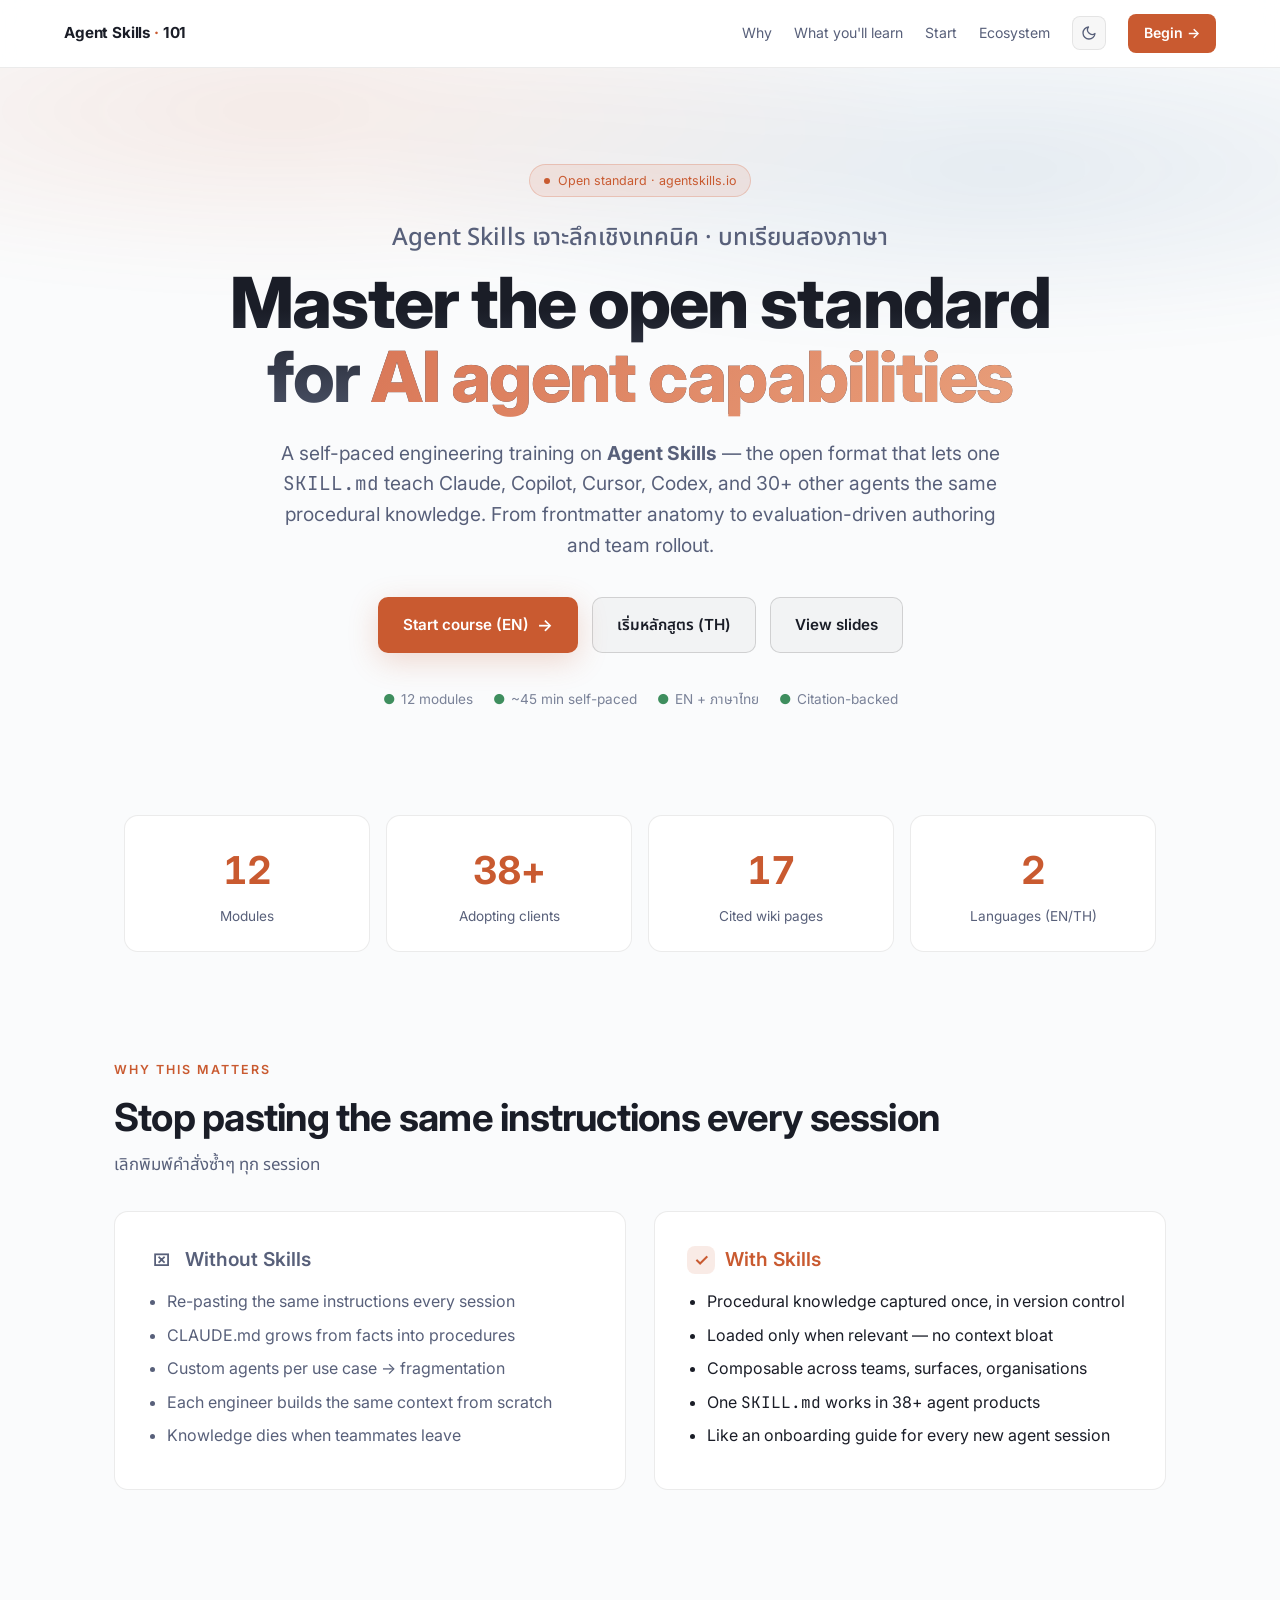
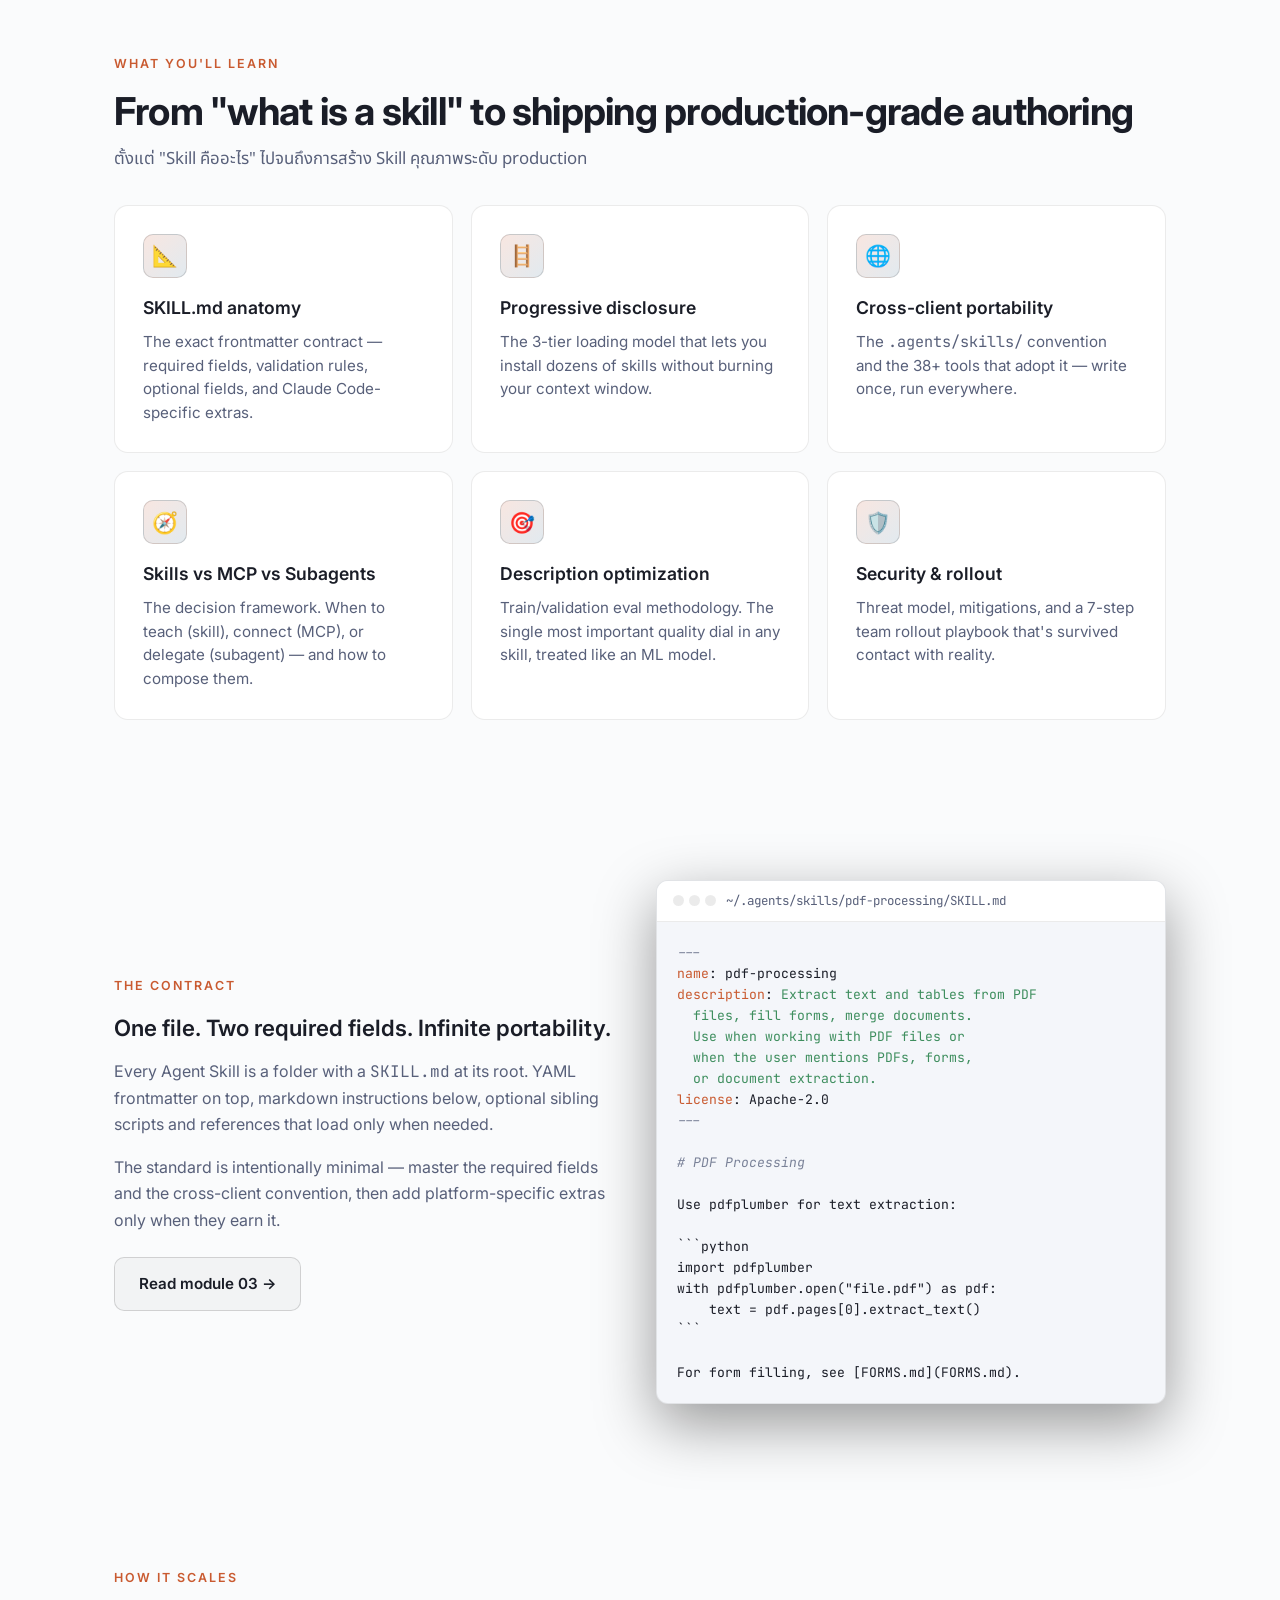
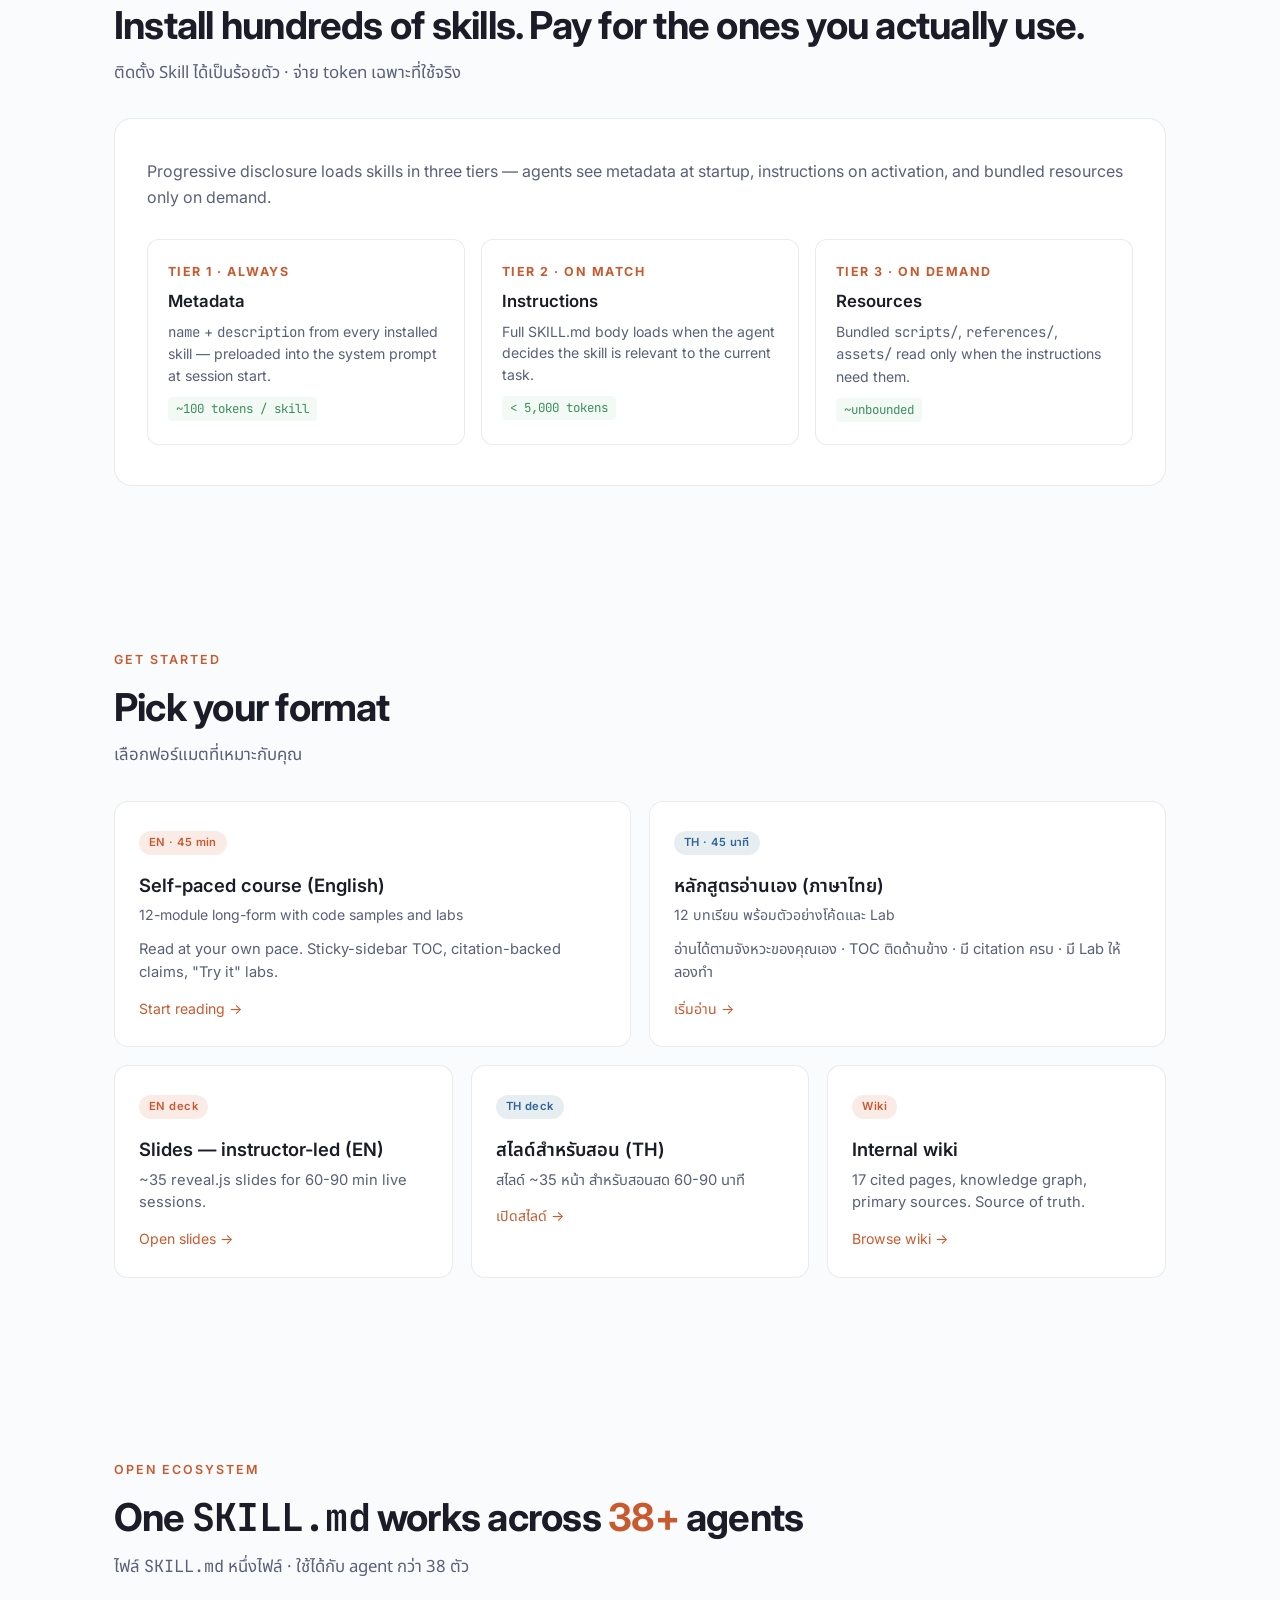
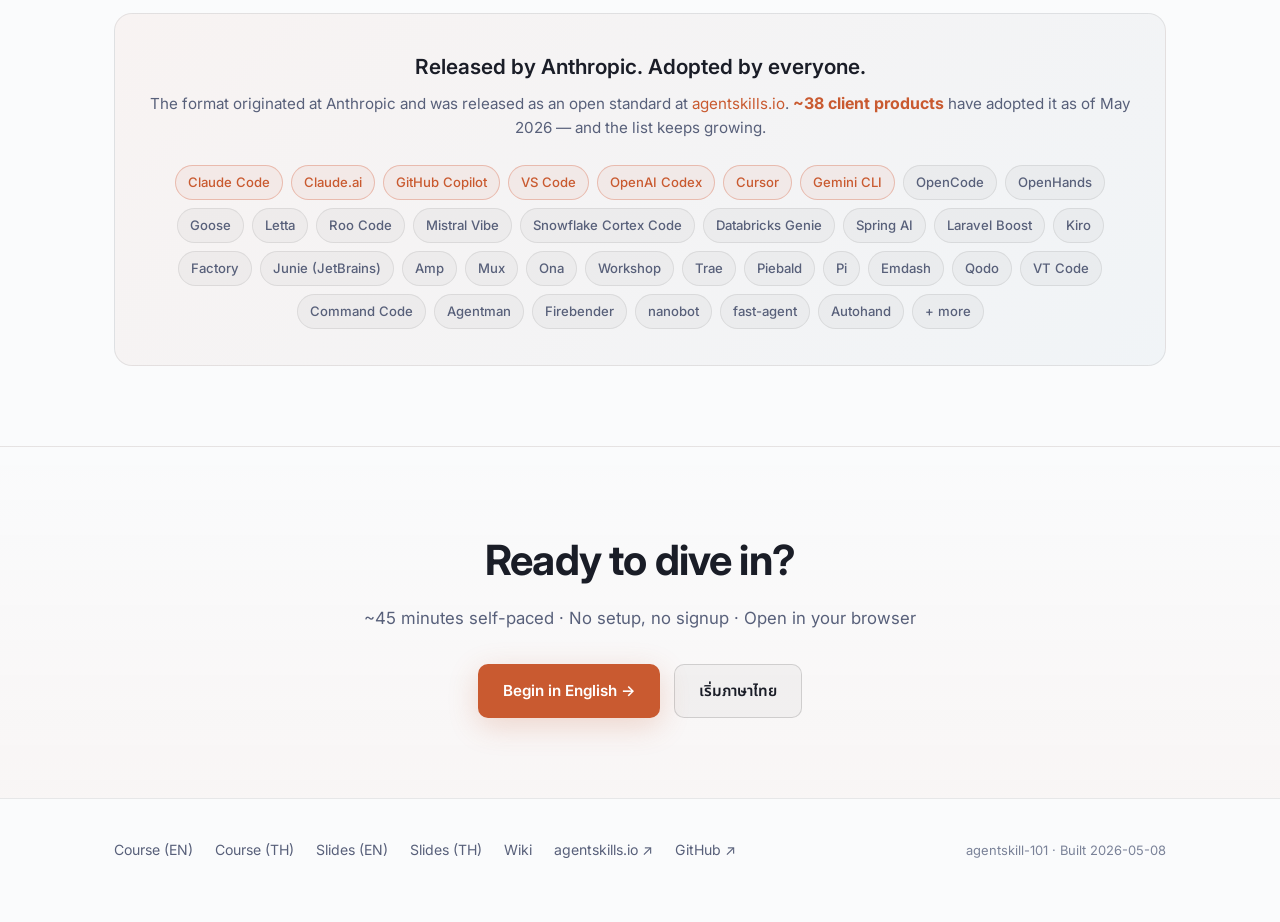
<file: index.html>
<!doctype html>
<html lang="en">
<head>
<meta charset="utf-8" />
<meta name="viewport" content="width=device-width, initial-scale=1" />
<title>Agent Skills 101 — Master the open standard for AI agent capabilities</title>
<meta name="description" content="Self-paced bilingual (EN/TH) engineering training on the Agent Skills open standard. From SKILL.md anatomy to authoring, evaluation, and cross-client deployment." />
<meta property="og:title" content="Agent Skills 101 — Technical Deep Dive" />
<meta property="og:description" content="Bilingual training on Anthropic's Agent Skills open standard. Wiki, slides, and self-paced course." />
<meta property="og:type" content="website" />
<meta property="og:url" content="https://supachai-j.github.io/agent-skills-training/" />
<meta name="theme-color" content="#0b0d12" media="(prefers-color-scheme: dark)" />
<meta name="theme-color" content="#fafbfc" media="(prefers-color-scheme: light)" />

<!-- Theme bootstrap: runs before paint to prevent flash -->
<script>
  (function() {
    try {
      var stored = localStorage.getItem('theme');
      var theme = stored || (window.matchMedia('(prefers-color-scheme: light)').matches ? 'light' : 'dark');
      document.documentElement.dataset.theme = theme;
    } catch (e) { document.documentElement.dataset.theme = 'dark'; }
  })();
</script>

<link rel="preconnect" href="https://fonts.googleapis.com" />
<link rel="preconnect" href="https://fonts.gstatic.com" crossorigin />
<link href="https://fonts.googleapis.com/css2?family=Inter:wght@400;500;600;700;800&family=Noto+Sans+Thai:wght@400;500;600;700&family=JetBrains+Mono:wght@400;500&display=swap" rel="stylesheet" />

<style>
  :root, [data-theme="dark"] {
    --bg: #0b0d12;
    --bg-2: #0f1116;
    --panel: #161922;
    --panel-2: #1c2030;
    --accent: #d97757;
    --accent-glow: rgba(217,119,87,0.35);
    --accent-on: #1a0f08;
    --accent-2: #5d8aa8;
    --accent-3: #6dba88;
    --muted: #8a93a3;
    --muted-2: #5d6371;
    --text: #e8ecf2;
    --border: rgba(255,255,255,0.06);
    --border-2: rgba(255,255,255,0.10);
    --nav-bg: rgba(11,13,18,0.85);
    --hero-text-1: #ffffff;
    --hero-text-2: #b8c1d0;
    --hero-glow-1: rgba(217,119,87,0.18);
    --hero-glow-2: rgba(93,138,168,0.18);
    --soft-1: rgba(255,255,255,0.04);
    --soft-2: rgba(255,255,255,0.06);
    --soft-3: rgba(255,255,255,0.12);
    --code-bg: var(--bg-2);
    --code-text: #d8e0eb;
  }
  [data-theme="light"] {
    --bg: #fafbfc;
    --bg-2: #ffffff;
    --panel: #ffffff;
    --panel-2: #f4f6fa;
    --accent: #c95a30;
    --accent-glow: rgba(201,90,48,0.22);
    --accent-on: #ffffff;
    --accent-2: #2f6494;
    --accent-3: #3e8e5e;
    --muted: #58607a;
    --muted-2: #7a8298;
    --text: #1a1d27;
    --border: rgba(0,0,0,0.08);
    --border-2: rgba(0,0,0,0.14);
    --nav-bg: rgba(255,255,255,0.85);
    --hero-text-1: #1a1d27;
    --hero-text-2: #4a5165;
    --hero-glow-1: rgba(201,90,48,0.10);
    --hero-glow-2: rgba(47,100,148,0.10);
    --soft-1: rgba(0,0,0,0.03);
    --soft-2: rgba(0,0,0,0.05);
    --soft-3: rgba(0,0,0,0.08);
    --code-bg: #f4f6fa;
    --code-text: #1a1d27;
  }
  * { box-sizing: border-box; }
  html { scroll-behavior: smooth; }
  html, body { margin: 0; padding: 0; }
  body {
    font-family: "Inter", "Noto Sans Thai", "Segoe UI", system-ui, -apple-system, sans-serif;
    background: var(--bg);
    color: var(--text);
    line-height: 1.6;
    overflow-x: hidden;
  }
  a { color: var(--accent); text-decoration: none; }
  a:hover { text-decoration: underline; }
  code { font-family: "JetBrains Mono", "Menlo", monospace; }

  /* ================ NAV ================ */
  nav.top {
    position: sticky; top: 0; z-index: 50;
    background: var(--nav-bg);
    backdrop-filter: blur(14px);
    -webkit-backdrop-filter: blur(14px);
    border-bottom: 1px solid var(--border);
  }
  nav.top .inner {
    max-width: 1200px; margin: 0 auto; padding: 14px 24px;
    display: flex; align-items: center; justify-content: space-between;
  }
  nav.top .brand {
    font-weight: 700; letter-spacing: -0.01em;
    font-size: 0.95em;
  }
  nav.top .brand .dot { color: var(--accent); }
  nav.top .links { display: flex; gap: 22px; align-items: center; font-size: 0.88em; }
  nav.top .links a { color: var(--muted); }
  nav.top .links a:hover { color: var(--text); text-decoration: none; }
  /* theme toggle */
  .theme-toggle {
    background: var(--soft-1);
    border: 1px solid var(--border);
    color: var(--muted);
    width: 34px; height: 34px;
    border-radius: 8px;
    display: inline-grid; place-items: center;
    cursor: pointer; padding: 0;
    transition: background-color .15s, color .15s, border-color .15s;
  }
  .theme-toggle:hover { background: var(--soft-2); color: var(--text); border-color: var(--border-2); }
  .theme-toggle svg { width: 16px; height: 16px; display: block; }
  .theme-toggle .icon-moon { display: none; }
  [data-theme="light"] .theme-toggle .icon-sun { display: none; }
  [data-theme="light"] .theme-toggle .icon-moon { display: block; }
  nav.top .cta {
    background: var(--accent); color: var(--accent-on) !important;
    padding: 8px 16px; border-radius: 8px; font-weight: 600;
  }
  nav.top .cta:hover { filter: brightness(1.1); text-decoration: none; }
  @media (max-width: 720px) {
    nav.top .links { gap: 14px; }
    nav.top .links .hide-sm { display: none; }
  }

  /* ================ HERO ================ */
  .hero {
    position: relative;
    padding: 96px 24px 80px;
    text-align: center;
    overflow: hidden;
  }
  .hero::before {
    content: "";
    position: absolute; inset: -10% -20% 30% -20%;
    background:
      radial-gradient(ellipse 60% 50% at 30% 20%, var(--hero-glow-1), transparent 60%),
      radial-gradient(ellipse 60% 50% at 70% 30%, var(--hero-glow-2), transparent 60%);
    filter: blur(20px);
    pointer-events: none;
    z-index: 0;
  }
  .hero > * { position: relative; z-index: 1; }
  .hero .badge {
    display: inline-flex; align-items: center; gap: 8px;
    padding: 6px 14px; border-radius: 999px;
    background: rgba(217,119,87,0.12);
    border: 1px solid rgba(217,119,87,0.3);
    color: var(--accent);
    font-size: 0.78em;
    margin-bottom: 22px;
  }
  .hero .badge .dot { width: 6px; height: 6px; border-radius: 50%; background: var(--accent); animation: pulse 2s ease-in-out infinite; }
  @keyframes pulse { 0%,100% { opacity: 1; } 50% { opacity: 0.4; } }
  .hero h1 {
    font-size: clamp(2.4rem, 6vw, 4.4rem);
    font-weight: 800;
    line-height: 1.05;
    letter-spacing: -0.025em;
    margin: 0 0 14px;
    background: linear-gradient(180deg, var(--hero-text-1) 30%, var(--hero-text-2) 100%);
    -webkit-background-clip: text;
    background-clip: text;
    -webkit-text-fill-color: transparent;
  }
  .hero h1 .accent {
    background: linear-gradient(135deg, #d97757 0%, #e89e7a 100%);
    -webkit-background-clip: text;
    background-clip: text;
    -webkit-text-fill-color: transparent;
  }
  .hero .h1-th {
    font-size: clamp(1.1rem, 2.5vw, 1.5rem);
    color: var(--muted);
    font-weight: 500;
    margin: 0 0 8px;
    font-family: "Noto Sans Thai", "Inter", sans-serif;
  }
  .hero .lede {
    max-width: 720px; margin: 24px auto 36px;
    font-size: clamp(1.05rem, 1.5vw, 1.2rem);
    color: var(--muted);
    line-height: 1.6;
  }
  .hero .ctas { display: flex; flex-wrap: wrap; gap: 14px; justify-content: center; }
  .btn {
    display: inline-flex; align-items: center; gap: 8px;
    padding: 14px 24px; border-radius: 10px;
    font-weight: 600; font-size: 0.95em;
    border: 1px solid transparent;
    transition: transform .12s ease, background .12s ease, border-color .12s ease;
  }
  .btn:hover { text-decoration: none; transform: translateY(-1px); }
  .btn.primary {
    background: var(--accent); color: var(--accent-on);
    box-shadow: 0 8px 30px var(--accent-glow);
  }
  .btn.primary:hover { filter: brightness(1.1); }
  .btn.ghost {
    background: var(--soft-1);
    color: var(--text);
    border-color: var(--border-2);
  }
  .btn.ghost:hover { background: var(--soft-2); border-color: var(--border-2); }
  .btn .arrow { font-size: 1.1em; }
  .hero .meta-row {
    display: flex; flex-wrap: wrap; gap: 20px; justify-content: center;
    margin-top: 36px; font-size: 0.85em; color: var(--muted-2);
  }
  .hero .meta-row span { display: inline-flex; gap: 6px; align-items: center; }
  .hero .meta-row .ok { color: var(--accent-3); }

  /* ================ STATS ================ */
  .stats {
    max-width: 1080px; margin: 0 auto; padding: 24px;
    display: grid; grid-template-columns: repeat(4, 1fr); gap: 16px;
  }
  .stat {
    background: var(--panel);
    border: 1px solid var(--border);
    border-radius: 14px;
    padding: 24px 20px;
    text-align: center;
  }
  .stat .num {
    font-size: 2.4rem; font-weight: 700; letter-spacing: -0.02em;
    color: var(--accent);
    font-feature-settings: "tnum";
  }
  .stat .label { color: var(--muted); font-size: 0.85em; margin-top: 4px; }
  @media (max-width: 720px) { .stats { grid-template-columns: repeat(2, 1fr); } }

  /* ================ SECTION ================ */
  section.block { max-width: 1100px; margin: 0 auto; padding: 80px 24px; }
  .section-label {
    display: inline-block;
    color: var(--accent); font-size: 0.78em;
    letter-spacing: 0.16em; text-transform: uppercase;
    font-weight: 600; margin-bottom: 14px;
  }
  h2.section-title {
    font-size: clamp(1.8rem, 3.5vw, 2.4rem);
    font-weight: 700;
    letter-spacing: -0.02em;
    margin: 0 0 12px;
    line-height: 1.2;
  }
  .section-th {
    color: var(--muted); font-size: 1.05em; margin: 0 0 32px;
    font-family: "Noto Sans Thai", "Inter", sans-serif;
  }

  /* ================ WHY ================ */
  .why { display: grid; grid-template-columns: 1fr 1fr; gap: 28px; }
  .why .col {
    background: var(--panel);
    border: 1px solid var(--border);
    border-radius: 14px;
    padding: 32px;
  }
  .why .col h3 {
    font-size: 1.2rem; margin: 0 0 14px; font-weight: 600;
    display: flex; align-items: center; gap: 10px;
  }
  .why .col.before h3 { color: var(--muted); }
  .why .col.after h3 { color: var(--accent); }
  .why .col h3 .icon {
    width: 28px; height: 28px; border-radius: 8px;
    display: inline-grid; place-items: center;
    font-size: 0.9em;
  }
  .why .col.before h3 .icon { background: rgba(255,255,255,0.06); }
  .why .col.after h3 .icon { background: rgba(217,119,87,0.15); color: var(--accent); }
  .why .col ul { margin: 0; padding-left: 20px; color: var(--muted); }
  .why .col ul li { margin: 8px 0; }
  .why .col.after ul li { color: var(--text); }
  @media (max-width: 720px) { .why { grid-template-columns: 1fr; } }

  /* ================ FEATURES ================ */
  .features {
    display: grid; grid-template-columns: repeat(3, 1fr); gap: 18px;
  }
  .feature {
    background: var(--panel);
    border: 1px solid var(--border);
    border-radius: 14px;
    padding: 28px;
    transition: border-color .15s ease, transform .15s ease;
  }
  .feature:hover { border-color: rgba(217,119,87,0.3); transform: translateY(-2px); }
  .feature .ico {
    width: 44px; height: 44px; border-radius: 10px;
    background: linear-gradient(135deg, rgba(217,119,87,0.18), rgba(93,138,168,0.18));
    border: 1px solid var(--border-2);
    display: grid; place-items: center;
    font-size: 1.3em;
    margin-bottom: 16px;
  }
  .feature h3 { margin: 0 0 8px; font-size: 1.1rem; font-weight: 600; }
  .feature p { margin: 0; color: var(--muted); font-size: 0.95em; line-height: 1.55; }
  @media (max-width: 900px) { .features { grid-template-columns: repeat(2, 1fr); } }
  @media (max-width: 600px) { .features { grid-template-columns: 1fr; } }

  /* ================ CODE PREVIEW ================ */
  .code-preview {
    display: grid; grid-template-columns: 1fr 1fr; gap: 32px; align-items: center;
  }
  .code-preview .text h3 {
    font-size: 1.4rem; margin: 0 0 12px; font-weight: 600;
  }
  .code-preview .text p {
    color: var(--muted); margin: 0 0 16px; line-height: 1.65;
  }
  .code-preview .code {
    background: var(--code-bg);
    border: 1px solid var(--border);
    border-radius: 12px;
    overflow: hidden;
    box-shadow: 0 20px 60px rgba(0,0,0,0.4);
  }
  .code-preview .code-head {
    background: var(--panel);
    border-bottom: 1px solid var(--border);
    padding: 10px 16px;
    display: flex; align-items: center; gap: 10px;
    font-size: 0.78em; color: var(--muted);
    font-family: "JetBrains Mono", monospace;
  }
  .code-preview .code-head .dots { display: flex; gap: 5px; }
  .code-preview .code-head .dot { width: 11px; height: 11px; border-radius: 50%; background: var(--soft-3); }
  .code-preview .code pre {
    margin: 0; padding: 20px; overflow-x: auto;
    font-family: "JetBrains Mono", monospace;
    font-size: 0.82em; line-height: 1.6;
    color: var(--code-text);
  }
  .code-preview .code .k { color: var(--accent); }
  .code-preview .code .s { color: var(--accent-3); }
  .code-preview .code .c { color: var(--muted-2); font-style: italic; }
  @media (max-width: 800px) { .code-preview { grid-template-columns: 1fr; } }

  /* ================ COURSE CARDS ================ */
  .start-grid { display: grid; grid-template-columns: 1fr 1fr; gap: 18px; margin-bottom: 18px; }
  .start-grid.three { grid-template-columns: repeat(3, 1fr); }
  .start-card {
    background: var(--panel);
    border: 1px solid var(--border);
    border-radius: 14px;
    padding: 26px 24px;
    color: var(--text);
    text-decoration: none;
    transition: transform .15s ease, border-color .15s ease, background .15s ease;
    display: block;
  }
  .start-card:hover {
    transform: translateY(-2px);
    background: var(--panel-2);
    border-color: rgba(217,119,87,0.3);
    text-decoration: none;
  }
  .start-card .lang {
    display: inline-block;
    background: rgba(217,119,87,0.15);
    color: var(--accent);
    font-size: 0.7em; padding: 3px 10px; border-radius: 999px;
    margin-bottom: 12px; letter-spacing: 0.04em; font-weight: 600;
  }
  .start-card .lang.alt { background: rgba(93,138,168,0.15); color: var(--accent-2); }
  .start-card h3 { margin: 4px 0 4px; font-size: 1.15em; font-weight: 600; }
  .start-card .h3-sub { color: var(--muted); font-size: 0.88em; margin: 0 0 12px; }
  .start-card p { margin: 0; color: var(--muted); font-size: 0.92em; line-height: 1.55; }
  .start-card .arrow { color: var(--accent); margin-top: 14px; font-size: 0.88em; }
  @media (max-width: 720px) {
    .start-grid, .start-grid.three { grid-template-columns: 1fr; }
  }

  /* ================ ECOSYSTEM ================ */
  .eco-wrap {
    background: linear-gradient(135deg, rgba(217,119,87,0.06), rgba(93,138,168,0.06));
    border: 1px solid var(--border);
    border-radius: 18px;
    padding: 36px 28px;
    text-align: center;
  }
  .eco-wrap h3 {
    font-size: 1.3rem; margin: 0 0 8px; font-weight: 600;
  }
  .eco-wrap .sub { color: var(--muted); margin: 0 0 24px; font-size: 0.95em; }
  .eco-wrap .count {
    display: inline-block;
    color: var(--accent);
    font-weight: 700; font-size: 1.05em;
  }
  .eco-pills {
    display: flex; flex-wrap: wrap; gap: 8px; justify-content: center;
  }
  .eco-pill {
    padding: 6px 12px; border-radius: 999px;
    background: var(--soft-1);
    border: 1px solid var(--border);
    color: var(--muted); font-size: 0.82em;
    font-weight: 500;
    transition: color .15s, border-color .15s, background .15s;
  }
  .eco-pill:hover { color: var(--text); border-color: var(--accent); background: rgba(217,119,87,0.06); }
  .eco-pill.featured { color: var(--accent); border-color: rgba(217,119,87,0.4); background: rgba(217,119,87,0.08); }

  /* ================ HOW IT WORKS ================ */
  .how {
    background: var(--panel);
    border: 1px solid var(--border);
    border-radius: 18px;
    padding: 40px 32px;
  }
  .how-grid { display: grid; grid-template-columns: repeat(3, 1fr); gap: 16px; margin-top: 28px; }
  .how-step {
    background: var(--bg-2);
    border: 1px solid var(--border);
    border-radius: 12px;
    padding: 22px 20px;
    position: relative;
  }
  .how-step .lvl {
    color: var(--accent); font-weight: 700; font-size: 0.78em;
    letter-spacing: 0.12em; text-transform: uppercase;
    margin-bottom: 6px;
  }
  .how-step h4 { margin: 0 0 6px; font-size: 1.05em; font-weight: 600; }
  .how-step p { margin: 0 0 8px; color: var(--muted); font-size: 0.88em; line-height: 1.55; }
  .how-step .cost {
    display: inline-block; font-family: "JetBrains Mono", monospace;
    font-size: 0.78em; color: var(--accent-3);
    background: rgba(109,186,136,0.08);
    padding: 2px 8px; border-radius: 4px;
  }
  @media (max-width: 720px) { .how-grid { grid-template-columns: 1fr; } }

  /* ================ FINAL CTA ================ */
  .final-cta {
    text-align: center;
    padding: 80px 24px;
    background: linear-gradient(180deg, transparent 0%, rgba(217,119,87,0.04) 100%);
    border-top: 1px solid var(--border);
    border-bottom: 1px solid var(--border);
  }
  .final-cta h2 {
    font-size: clamp(1.8rem, 4vw, 2.6rem);
    margin: 0 0 12px;
    font-weight: 700;
    letter-spacing: -0.02em;
  }
  .final-cta p { color: var(--muted); margin: 0 0 32px; font-size: 1.05em; }
  .final-cta .ctas { display: flex; gap: 14px; justify-content: center; flex-wrap: wrap; }

  /* ================ FOOTER ================ */
  footer {
    max-width: 1100px; margin: 0 auto; padding: 40px 24px 60px;
    color: var(--muted); font-size: 0.88em;
    display: flex; flex-wrap: wrap; gap: 20px;
    justify-content: space-between; align-items: center;
  }
  footer .links { display: flex; gap: 22px; flex-wrap: wrap; }
  footer .links a { color: var(--muted); }
  footer .links a:hover { color: var(--text); }
  footer .built { color: var(--muted-2); font-size: 0.92em; }
</style>
</head>
<body>

<!-- ============= NAV ============= -->
<nav class="top">
  <div class="inner">
    <div class="brand">Agent Skills <span class="dot">·</span> 101</div>
    <div class="links">
      <a href="#why" class="hide-sm">Why</a>
      <a href="#what" class="hide-sm">What you'll learn</a>
      <a href="#start">Start</a>
      <a href="#ecosystem" class="hide-sm">Ecosystem</a>
      <button class="theme-toggle" id="theme-toggle" type="button" aria-label="Toggle dark/light theme" title="Toggle theme">
        <svg class="icon-sun" viewBox="0 0 24 24" fill="none" stroke="currentColor" stroke-width="2" stroke-linecap="round" stroke-linejoin="round" aria-hidden="true">
          <circle cx="12" cy="12" r="4"/>
          <path d="M12 2v2"/><path d="M12 20v2"/>
          <path d="m4.93 4.93 1.41 1.41"/><path d="m17.66 17.66 1.41 1.41"/>
          <path d="M2 12h2"/><path d="M20 12h2"/>
          <path d="m4.93 19.07 1.41-1.41"/><path d="m17.66 6.34 1.41-1.41"/>
        </svg>
        <svg class="icon-moon" viewBox="0 0 24 24" fill="none" stroke="currentColor" stroke-width="2" stroke-linecap="round" stroke-linejoin="round" aria-hidden="true">
          <path d="M21 12.79A9 9 0 1 1 11.21 3 7 7 0 0 0 21 12.79z"/>
        </svg>
      </button>
      <a href="course-en.html" class="cta">Begin →</a>
    </div>
  </div>
</nav>

<!-- ============= HERO ============= -->
<section class="hero">
  <div class="badge"><span class="dot"></span> Open standard · agentskills.io</div>
  <p class="h1-th">Agent Skills เจาะลึกเชิงเทคนิค · บทเรียนสองภาษา</p>
  <h1>Master the open standard<br>for <span class="accent">AI agent capabilities</span></h1>
  <p class="lede">
    A self-paced engineering training on <strong>Agent Skills</strong> — the open format that lets one
    <code>SKILL.md</code> teach Claude, Copilot, Cursor, Codex, and 30+ other agents the same procedural
    knowledge. From frontmatter anatomy to evaluation-driven authoring and team rollout.
  </p>
  <div class="ctas">
    <a class="btn primary" href="course-en.html">Start course (EN) <span class="arrow">→</span></a>
    <a class="btn ghost" href="course-th.html">เริ่มหลักสูตร (TH)</a>
    <a class="btn ghost" href="slides/training-en.html">View slides</a>
  </div>
  <div class="meta-row">
    <span><span class="ok">●</span> 12 modules</span>
    <span><span class="ok">●</span> ~45 min self-paced</span>
    <span><span class="ok">●</span> EN + ภาษาไทย</span>
    <span><span class="ok">●</span> Citation-backed</span>
  </div>
</section>

<!-- ============= STATS ============= -->
<div class="stats">
  <div class="stat"><div class="num">12</div><div class="label">Modules</div></div>
  <div class="stat"><div class="num">38+</div><div class="label">Adopting clients</div></div>
  <div class="stat"><div class="num">17</div><div class="label">Cited wiki pages</div></div>
  <div class="stat"><div class="num">2</div><div class="label">Languages (EN/TH)</div></div>
</div>

<!-- ============= WHY ============= -->
<section class="block" id="why">
  <span class="section-label">Why this matters</span>
  <h2 class="section-title">Stop pasting the same instructions every session</h2>
  <p class="section-th">เลิกพิมพ์คำสั่งซ้ำๆ ทุก session</p>

  <div class="why">
    <div class="col before">
      <h3><span class="icon">⌧</span> Without Skills</h3>
      <ul>
        <li>Re-pasting the same instructions every session</li>
        <li>CLAUDE.md grows from facts into procedures</li>
        <li>Custom agents per use case → fragmentation</li>
        <li>Each engineer builds the same context from scratch</li>
        <li>Knowledge dies when teammates leave</li>
      </ul>
    </div>
    <div class="col after">
      <h3><span class="icon">✓</span> With Skills</h3>
      <ul>
        <li>Procedural knowledge captured once, in version control</li>
        <li>Loaded only when relevant — no context bloat</li>
        <li>Composable across teams, surfaces, organisations</li>
        <li>One <code>SKILL.md</code> works in 38+ agent products</li>
        <li>Like an onboarding guide for every new agent session</li>
      </ul>
    </div>
  </div>
</section>

<!-- ============= WHAT YOU WILL LEARN ============= -->
<section class="block" id="what">
  <span class="section-label">What you'll learn</span>
  <h2 class="section-title">From "what is a skill" to shipping production-grade authoring</h2>
  <p class="section-th">ตั้งแต่ "Skill คืออะไร" ไปจนถึงการสร้าง Skill คุณภาพระดับ production</p>

  <div class="features">
    <div class="feature">
      <div class="ico">📐</div>
      <h3>SKILL.md anatomy</h3>
      <p>The exact frontmatter contract — required fields, validation rules, optional fields, and Claude Code-specific extras.</p>
    </div>
    <div class="feature">
      <div class="ico">🪜</div>
      <h3>Progressive disclosure</h3>
      <p>The 3-tier loading model that lets you install dozens of skills without burning your context window.</p>
    </div>
    <div class="feature">
      <div class="ico">🌐</div>
      <h3>Cross-client portability</h3>
      <p>The <code>.agents/skills/</code> convention and the 38+ tools that adopt it — write once, run everywhere.</p>
    </div>
    <div class="feature">
      <div class="ico">🧭</div>
      <h3>Skills vs MCP vs Subagents</h3>
      <p>The decision framework. When to teach (skill), connect (MCP), or delegate (subagent) — and how to compose them.</p>
    </div>
    <div class="feature">
      <div class="ico">🎯</div>
      <h3>Description optimization</h3>
      <p>Train/validation eval methodology. The single most important quality dial in any skill, treated like an ML model.</p>
    </div>
    <div class="feature">
      <div class="ico">🛡️</div>
      <h3>Security &amp; rollout</h3>
      <p>Threat model, mitigations, and a 7-step team rollout playbook that's survived contact with reality.</p>
    </div>
  </div>
</section>

<!-- ============= CODE PREVIEW ============= -->
<section class="block">
  <div class="code-preview">
    <div class="text">
      <span class="section-label">The contract</span>
      <h3>One file. Two required fields. Infinite portability.</h3>
      <p>
        Every Agent Skill is a folder with a <code>SKILL.md</code> at its root.
        YAML frontmatter on top, markdown instructions below, optional sibling
        scripts and references that load only when needed.
      </p>
      <p>
        The standard is intentionally minimal — master the required fields and
        the cross-client convention, then add platform-specific extras only when
        they earn it.
      </p>
      <a class="btn ghost" style="margin-top: 8px;" href="course-en.html#m3">Read module 03 →</a>
    </div>
    <div class="code">
      <div class="code-head">
        <div class="dots"><div class="dot"></div><div class="dot"></div><div class="dot"></div></div>
        <span>~/.agents/skills/pdf-processing/SKILL.md</span>
      </div>
<pre><span class="c">---</span>
<span class="k">name</span>: pdf-processing
<span class="k">description</span>: <span class="s">Extract text and tables from PDF
  files, fill forms, merge documents.
  Use when working with PDF files or
  when the user mentions PDFs, forms,
  or document extraction.</span>
<span class="k">license</span>: Apache-2.0
<span class="c">---</span>

<span class="c"># PDF Processing</span>

Use pdfplumber for text extraction:

```python
import pdfplumber
with pdfplumber.open("file.pdf") as pdf:
    text = pdf.pages[0].extract_text()
```

For form filling, see [FORMS.md](FORMS.md).</pre>
    </div>
  </div>
</section>

<!-- ============= HOW IT WORKS (Progressive disclosure visual) ============= -->
<section class="block">
  <span class="section-label">How it scales</span>
  <h2 class="section-title">Install hundreds of skills. Pay for the ones you actually use.</h2>
  <p class="section-th">ติดตั้ง Skill ได้เป็นร้อยตัว · จ่าย token เฉพาะที่ใช้จริง</p>

  <div class="how">
    <p style="margin: 0; color: var(--muted);">Progressive disclosure loads skills in three tiers — agents see metadata at startup, instructions on activation, and bundled resources only on demand.</p>
    <div class="how-grid">
      <div class="how-step">
        <div class="lvl">Tier 1 · Always</div>
        <h4>Metadata</h4>
        <p><code>name</code> + <code>description</code> from every installed skill — preloaded into the system prompt at session start.</p>
        <span class="cost">~100 tokens / skill</span>
      </div>
      <div class="how-step">
        <div class="lvl">Tier 2 · On match</div>
        <h4>Instructions</h4>
        <p>Full SKILL.md body loads when the agent decides the skill is relevant to the current task.</p>
        <span class="cost">&lt; 5,000 tokens</span>
      </div>
      <div class="how-step">
        <div class="lvl">Tier 3 · On demand</div>
        <h4>Resources</h4>
        <p>Bundled <code>scripts/</code>, <code>references/</code>, <code>assets/</code> read only when the instructions need them.</p>
        <span class="cost">~unbounded</span>
      </div>
    </div>
  </div>
</section>

<!-- ============= START ============= -->
<section class="block" id="start">
  <span class="section-label">Get started</span>
  <h2 class="section-title">Pick your format</h2>
  <p class="section-th">เลือกฟอร์แมตที่เหมาะกับคุณ</p>

  <div class="start-grid">
    <a class="start-card" href="course-en.html">
      <span class="lang">EN · 45 min</span>
      <h3>Self-paced course (English)</h3>
      <p class="h3-sub">12-module long-form with code samples and labs</p>
      <p>Read at your own pace. Sticky-sidebar TOC, citation-backed claims, "Try it" labs.</p>
      <div class="arrow">Start reading →</div>
    </a>
    <a class="start-card" href="course-th.html">
      <span class="lang alt">TH · 45 นาที</span>
      <h3>หลักสูตรอ่านเอง (ภาษาไทย)</h3>
      <p class="h3-sub">12 บทเรียน พร้อมตัวอย่างโค้ดและ Lab</p>
      <p>อ่านได้ตามจังหวะของคุณเอง · TOC ติดด้านข้าง · มี citation ครบ · มี Lab ให้ลองทำ</p>
      <div class="arrow">เริ่มอ่าน →</div>
    </a>
  </div>

  <div class="start-grid three">
    <a class="start-card" href="slides/training-en.html">
      <span class="lang">EN deck</span>
      <h3>Slides — instructor-led (EN)</h3>
      <p>~35 reveal.js slides for 60-90 min live sessions.</p>
      <div class="arrow">Open slides →</div>
    </a>
    <a class="start-card" href="slides/training-th.html">
      <span class="lang alt">TH deck</span>
      <h3>สไลด์สำหรับสอน (TH)</h3>
      <p>สไลด์ ~35 หน้า สำหรับสอนสด 60-90 นาที</p>
      <div class="arrow">เปิดสไลด์ →</div>
    </a>
    <a class="start-card" href="wiki-index.md">
      <span class="lang">Wiki</span>
      <h3>Internal wiki</h3>
      <p>17 cited pages, knowledge graph, primary sources. Source of truth.</p>
      <div class="arrow">Browse wiki →</div>
    </a>
  </div>
</section>

<!-- ============= ECOSYSTEM ============= -->
<section class="block" id="ecosystem">
  <span class="section-label">Open ecosystem</span>
  <h2 class="section-title">One <code>SKILL.md</code> works across <span style="color:var(--accent)">38+</span> agents</h2>
  <p class="section-th">ไฟล์ <code>SKILL.md</code> หนึ่งไฟล์ · ใช้ได้กับ agent กว่า 38 ตัว</p>

  <div class="eco-wrap">
    <h3>Released by Anthropic. Adopted by everyone.</h3>
    <p class="sub">
      The format originated at Anthropic and was released as an open standard at <a href="https://agentskills.io">agentskills.io</a>.
      <span class="count">~38 client products</span> have adopted it as of May 2026 — and the list keeps growing.
    </p>
    <div class="eco-pills">
      <span class="eco-pill featured">Claude Code</span>
      <span class="eco-pill featured">Claude.ai</span>
      <span class="eco-pill featured">GitHub Copilot</span>
      <span class="eco-pill featured">VS Code</span>
      <span class="eco-pill featured">OpenAI Codex</span>
      <span class="eco-pill featured">Cursor</span>
      <span class="eco-pill featured">Gemini CLI</span>
      <span class="eco-pill">OpenCode</span>
      <span class="eco-pill">OpenHands</span>
      <span class="eco-pill">Goose</span>
      <span class="eco-pill">Letta</span>
      <span class="eco-pill">Roo Code</span>
      <span class="eco-pill">Mistral Vibe</span>
      <span class="eco-pill">Snowflake Cortex Code</span>
      <span class="eco-pill">Databricks Genie</span>
      <span class="eco-pill">Spring AI</span>
      <span class="eco-pill">Laravel Boost</span>
      <span class="eco-pill">Kiro</span>
      <span class="eco-pill">Factory</span>
      <span class="eco-pill">Junie (JetBrains)</span>
      <span class="eco-pill">Amp</span>
      <span class="eco-pill">Mux</span>
      <span class="eco-pill">Ona</span>
      <span class="eco-pill">Workshop</span>
      <span class="eco-pill">Trae</span>
      <span class="eco-pill">Piebald</span>
      <span class="eco-pill">Pi</span>
      <span class="eco-pill">Emdash</span>
      <span class="eco-pill">Qodo</span>
      <span class="eco-pill">VT Code</span>
      <span class="eco-pill">Command Code</span>
      <span class="eco-pill">Agentman</span>
      <span class="eco-pill">Firebender</span>
      <span class="eco-pill">nanobot</span>
      <span class="eco-pill">fast-agent</span>
      <span class="eco-pill">Autohand</span>
      <span class="eco-pill">+ more</span>
    </div>
  </div>
</section>

<!-- ============= FINAL CTA ============= -->
<section class="final-cta">
  <h2>Ready to dive in?</h2>
  <p>~45 minutes self-paced · No setup, no signup · Open in your browser</p>
  <div class="ctas">
    <a class="btn primary" href="course-en.html">Begin in English →</a>
    <a class="btn ghost" href="course-th.html">เริ่มภาษาไทย</a>
  </div>
</section>

<!-- ============= FOOTER ============= -->
<footer>
  <div class="links">
    <a href="course-en.html">Course (EN)</a>
    <a href="course-th.html">Course (TH)</a>
    <a href="slides/training-en.html">Slides (EN)</a>
    <a href="slides/training-th.html">Slides (TH)</a>
    <a href="wiki-index.md">Wiki</a>
    <a href="https://agentskills.io">agentskills.io ↗</a>
    <a href="https://github.com/supachai-j/agent-skills-training">GitHub ↗</a>
  </div>
  <div class="built">agentskill-101 · Built 2026-05-08</div>
</footer>

<script>
  (function() {
    var btn = document.getElementById('theme-toggle');
    if (!btn) return;
    btn.addEventListener('click', function() {
      var current = document.documentElement.dataset.theme || 'dark';
      var next = current === 'light' ? 'dark' : 'light';
      document.documentElement.dataset.theme = next;
      try { localStorage.setItem('theme', next); } catch (e) {}
      btn.setAttribute('aria-label', 'Switch to ' + (next === 'light' ? 'dark' : 'light') + ' theme');
    });
    var mq = window.matchMedia('(prefers-color-scheme: light)');
    if (mq.addEventListener) {
      mq.addEventListener('change', function(e) {
        if (!localStorage.getItem('theme')) {
          document.documentElement.dataset.theme = e.matches ? 'light' : 'dark';
        }
      });
    }
  })();
</script>

</body>
</html>
</file>
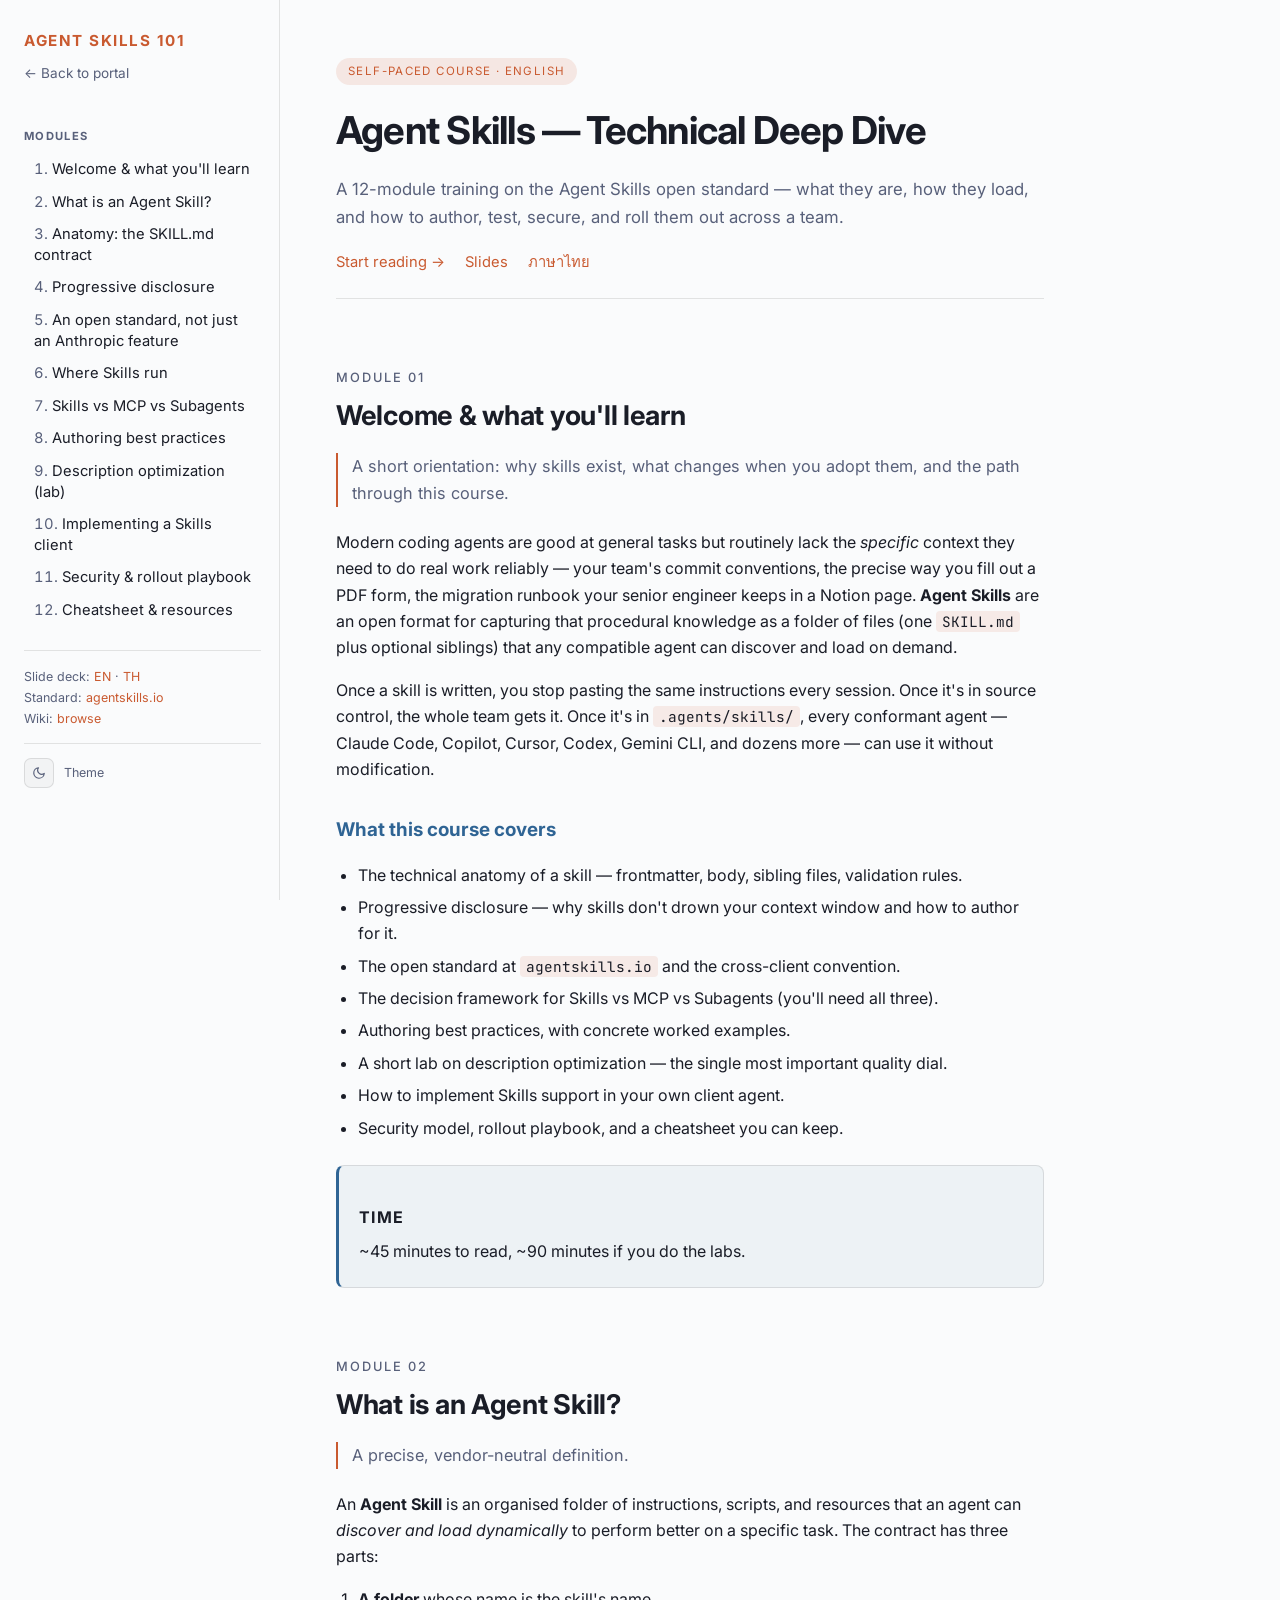
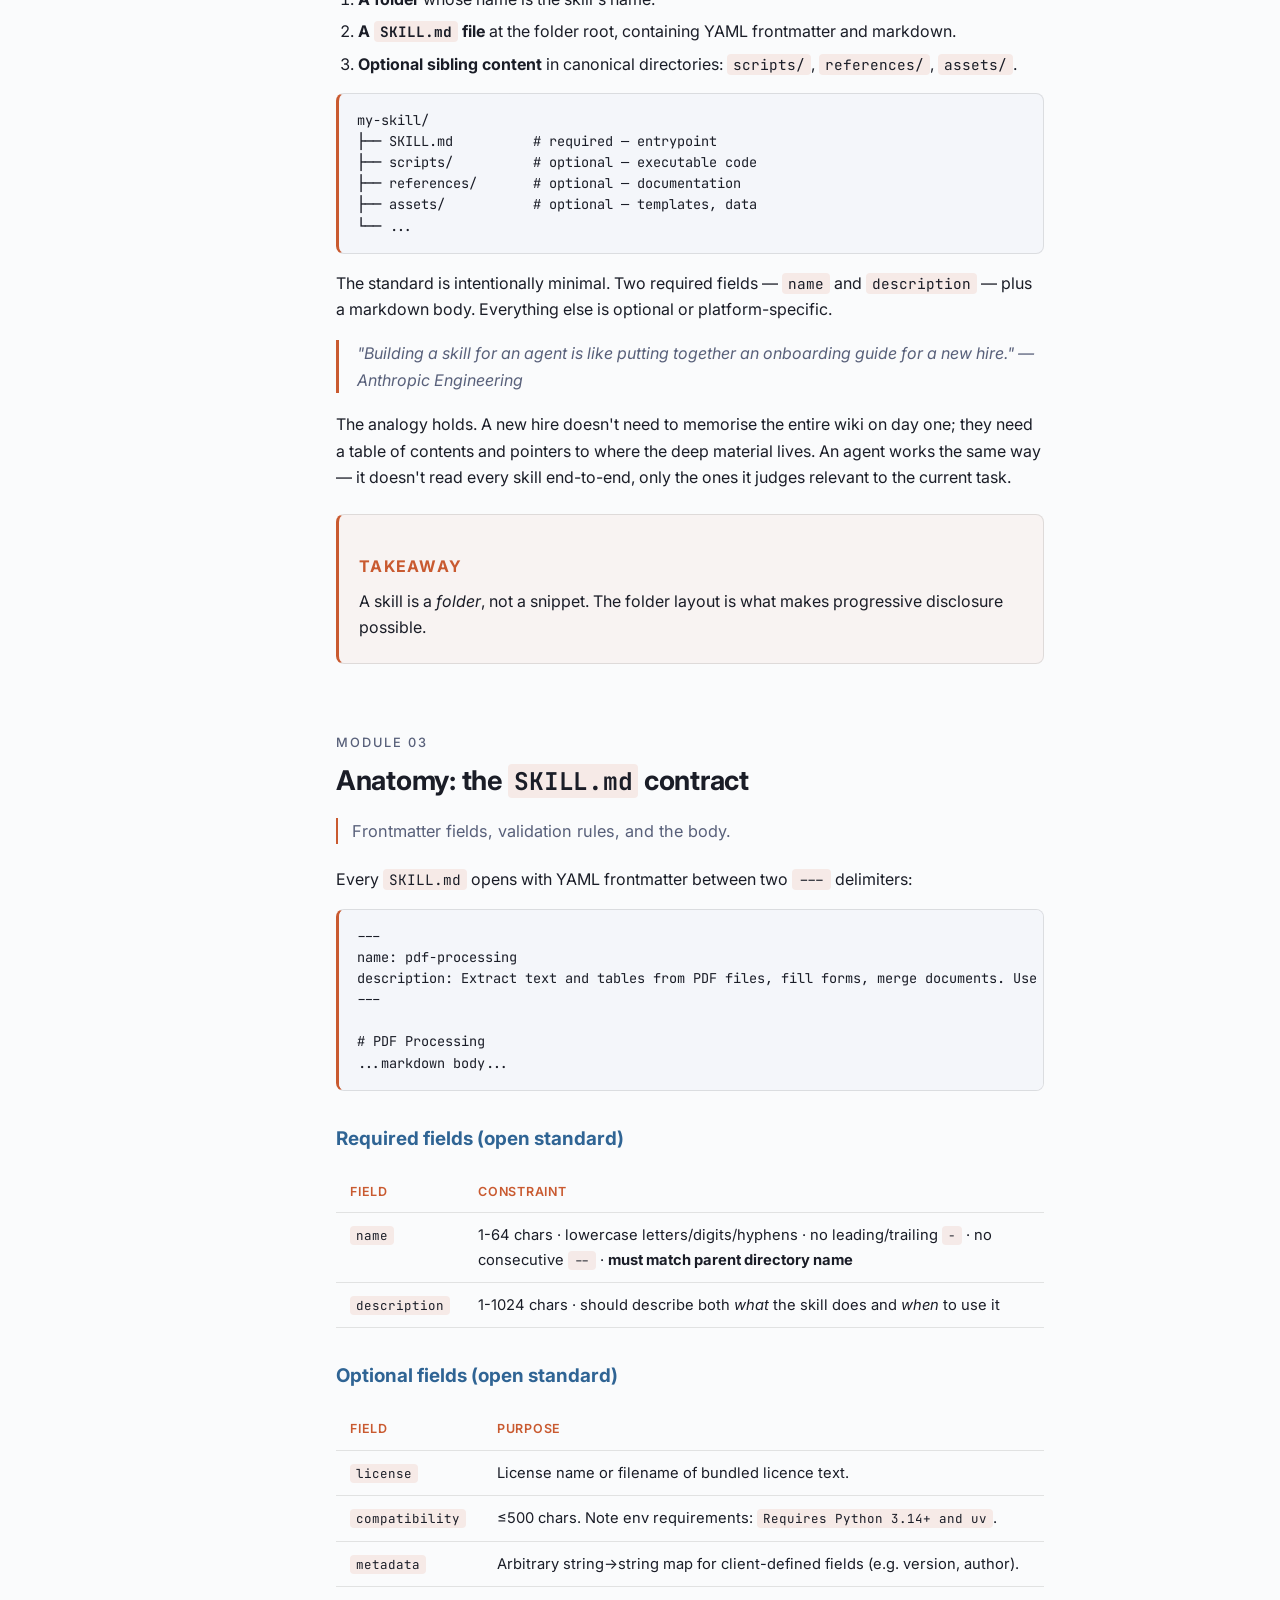
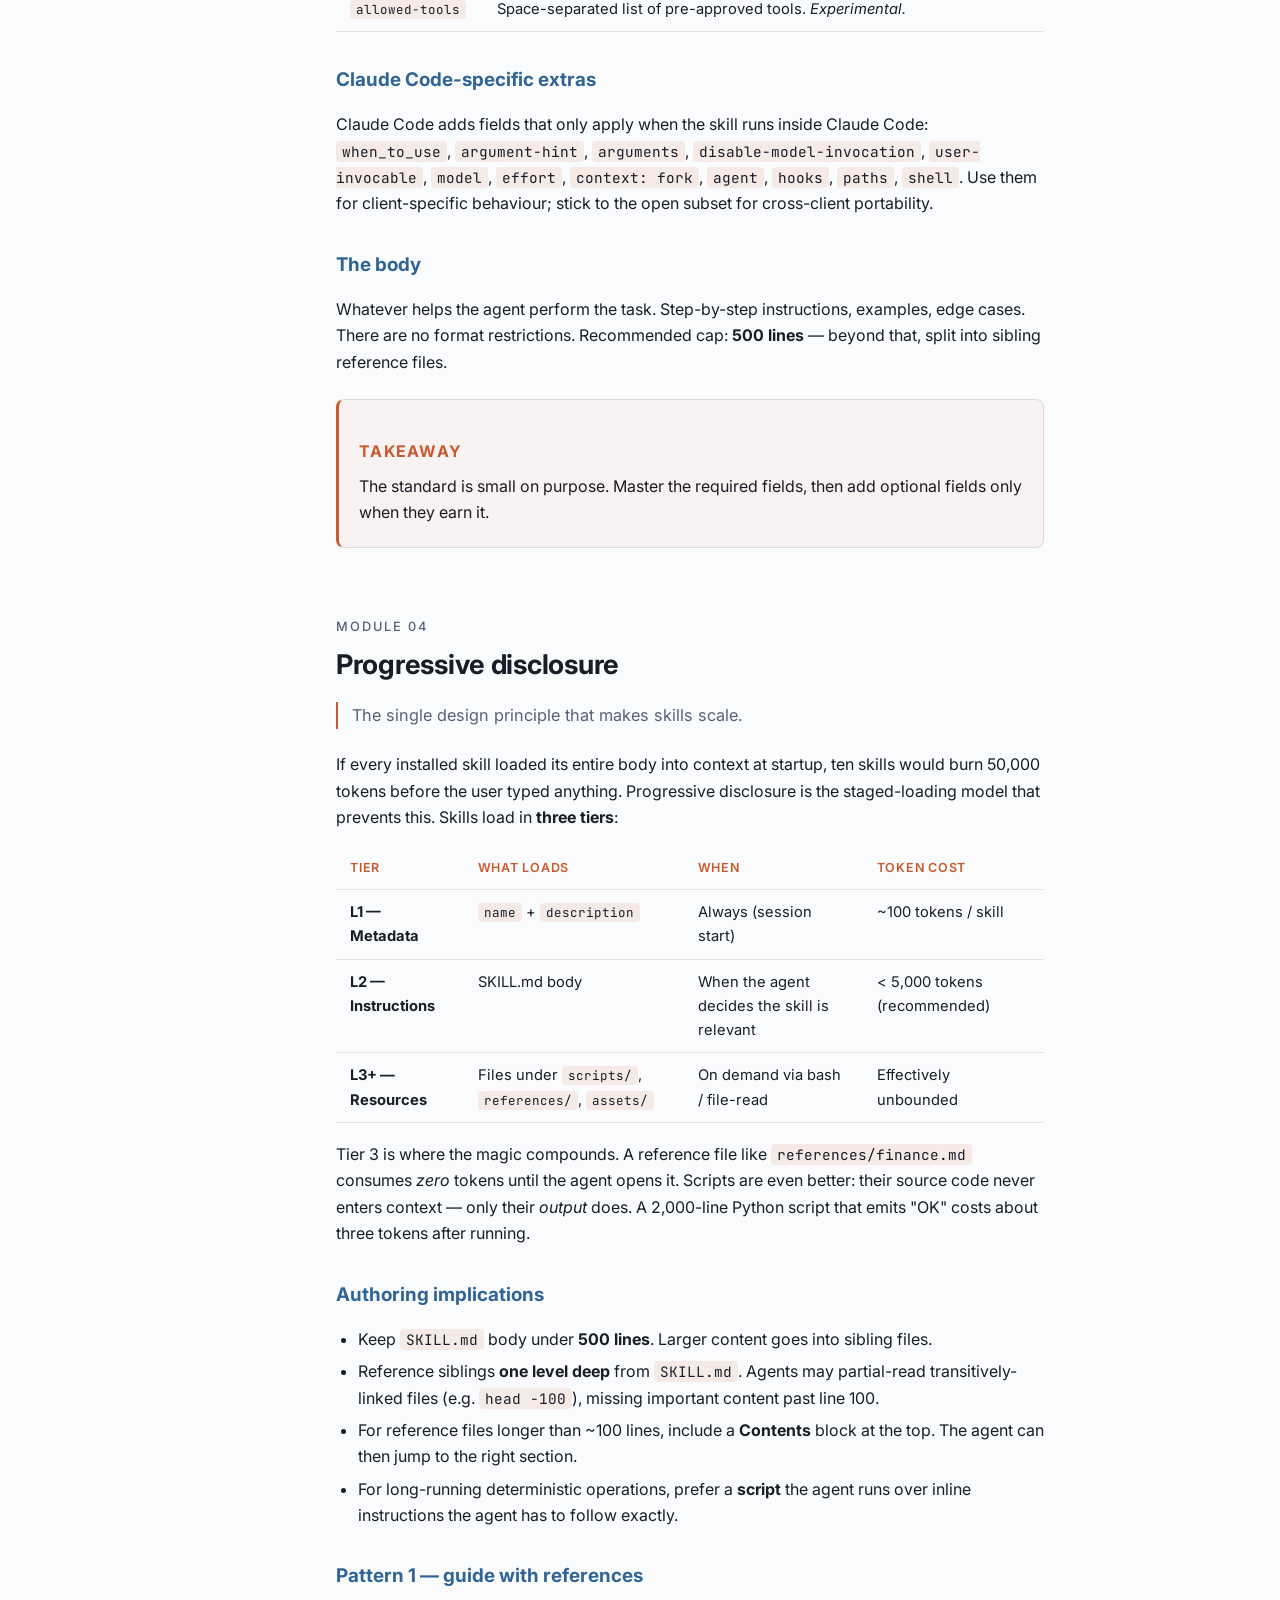
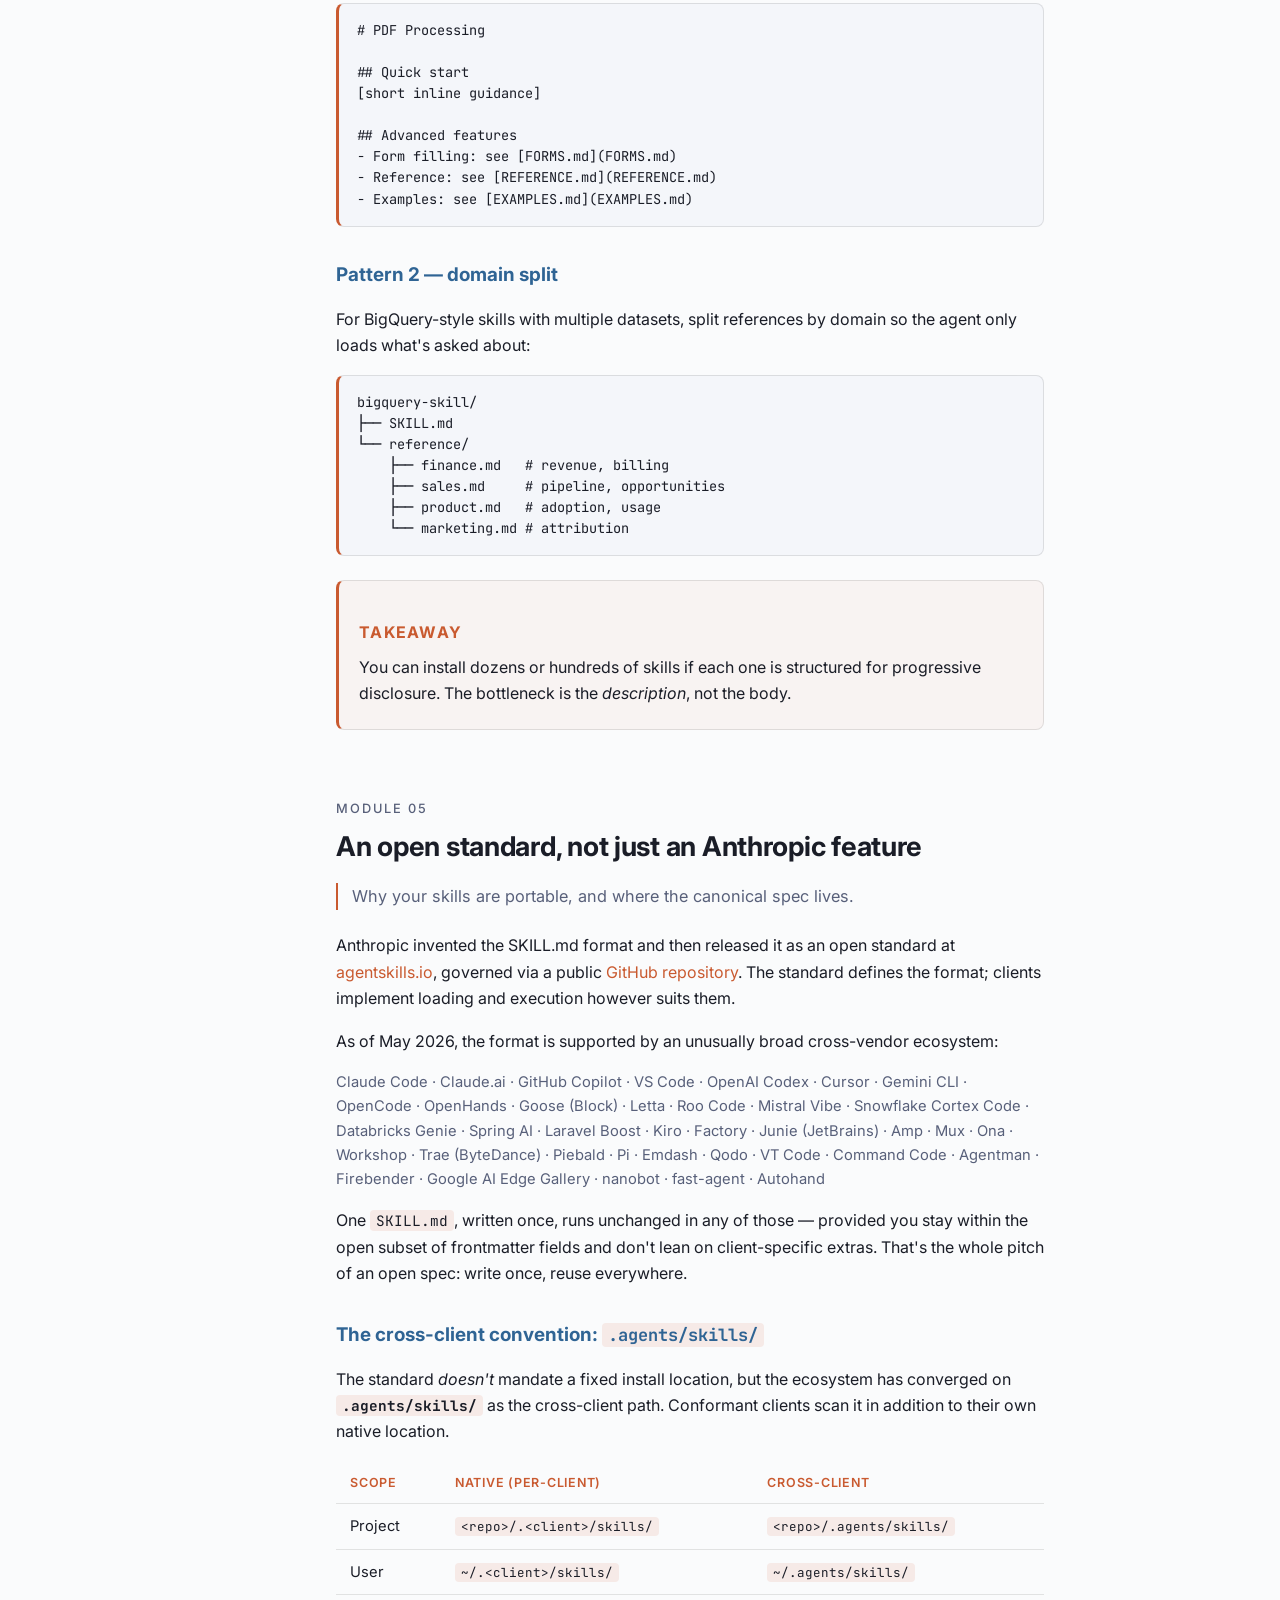
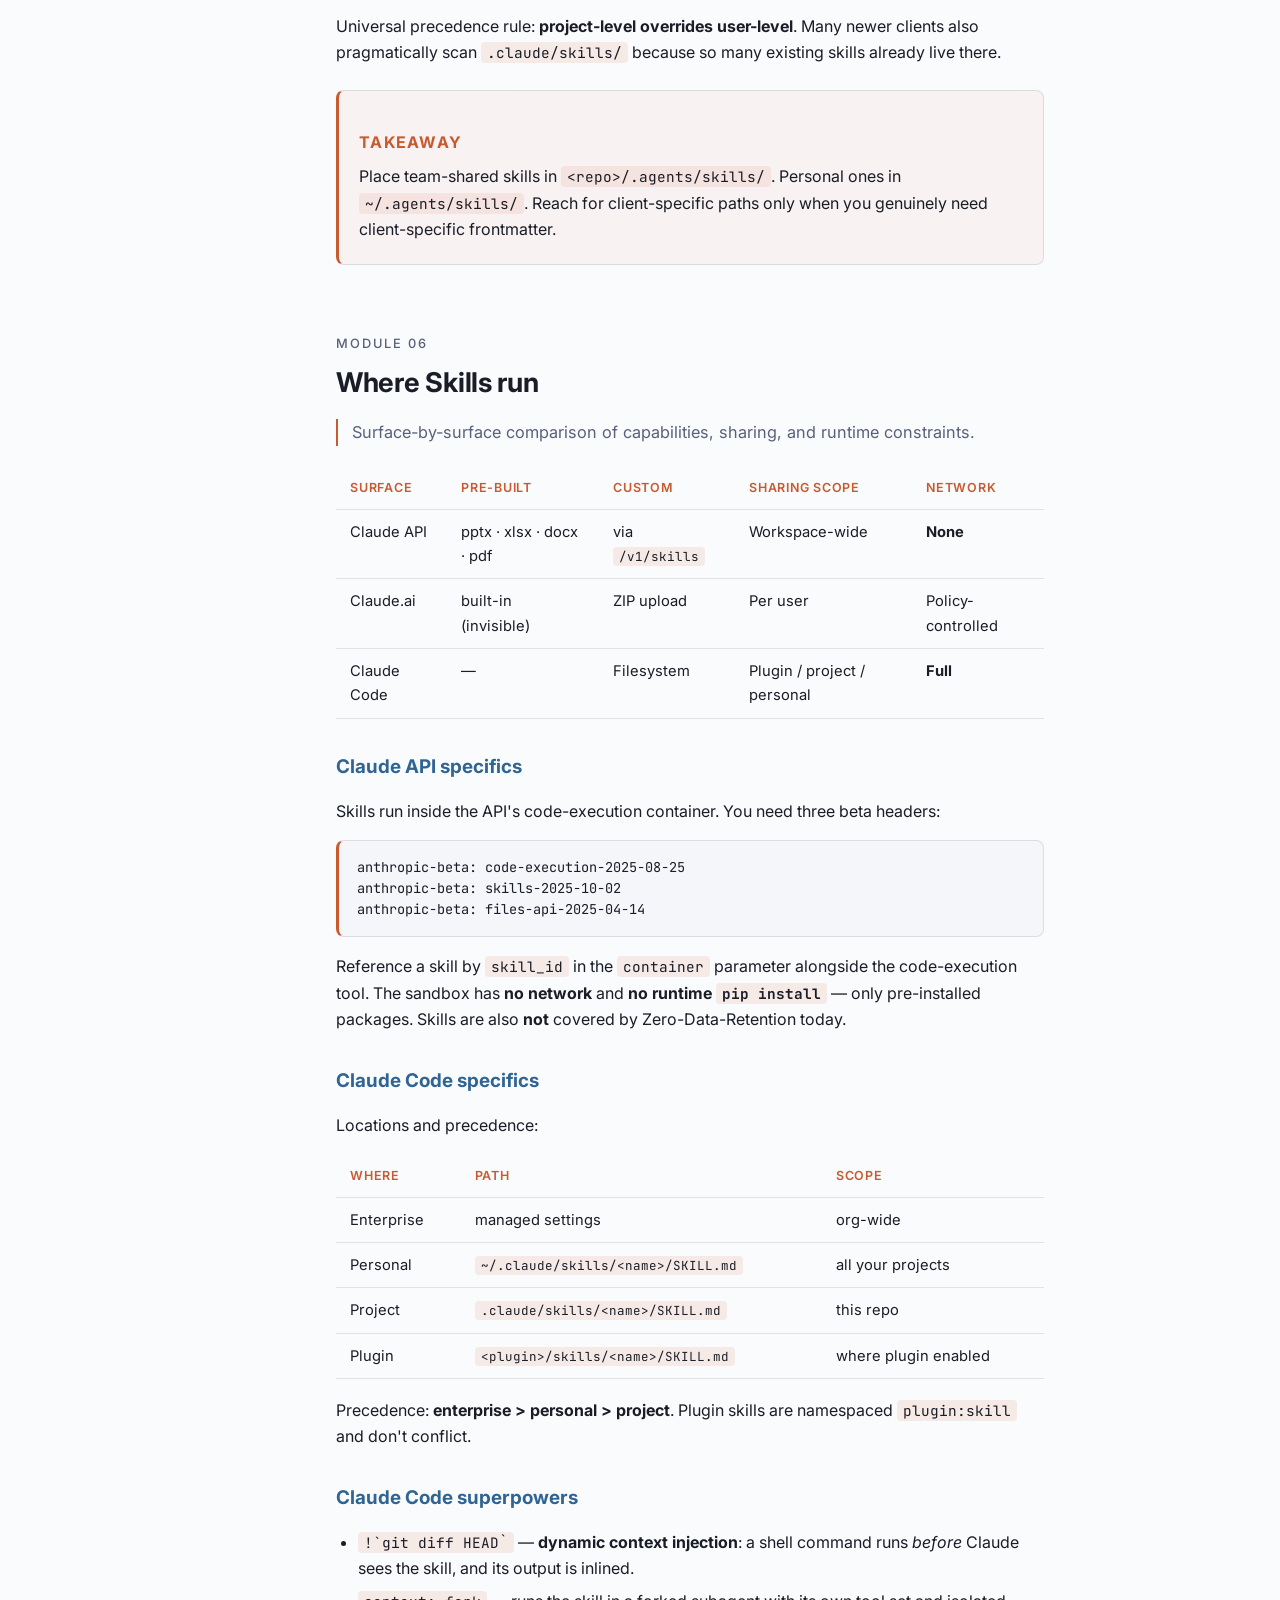
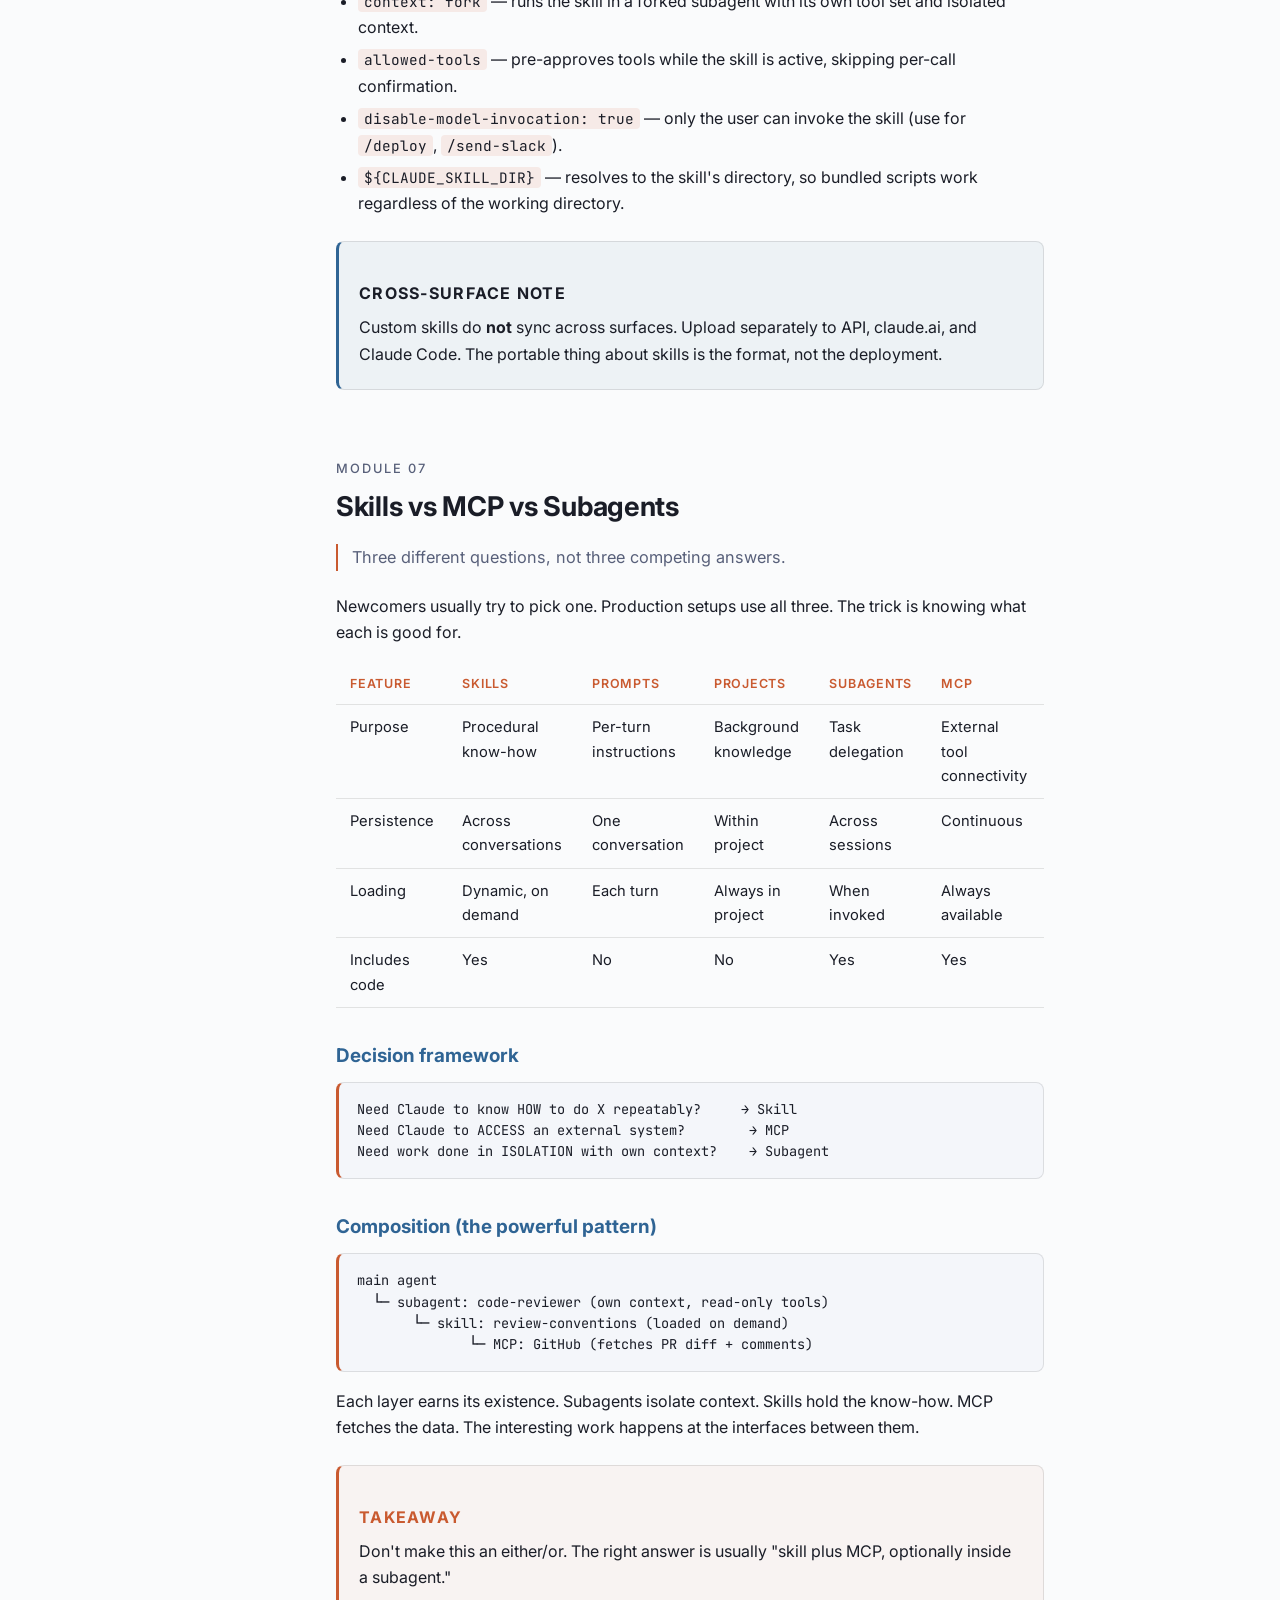
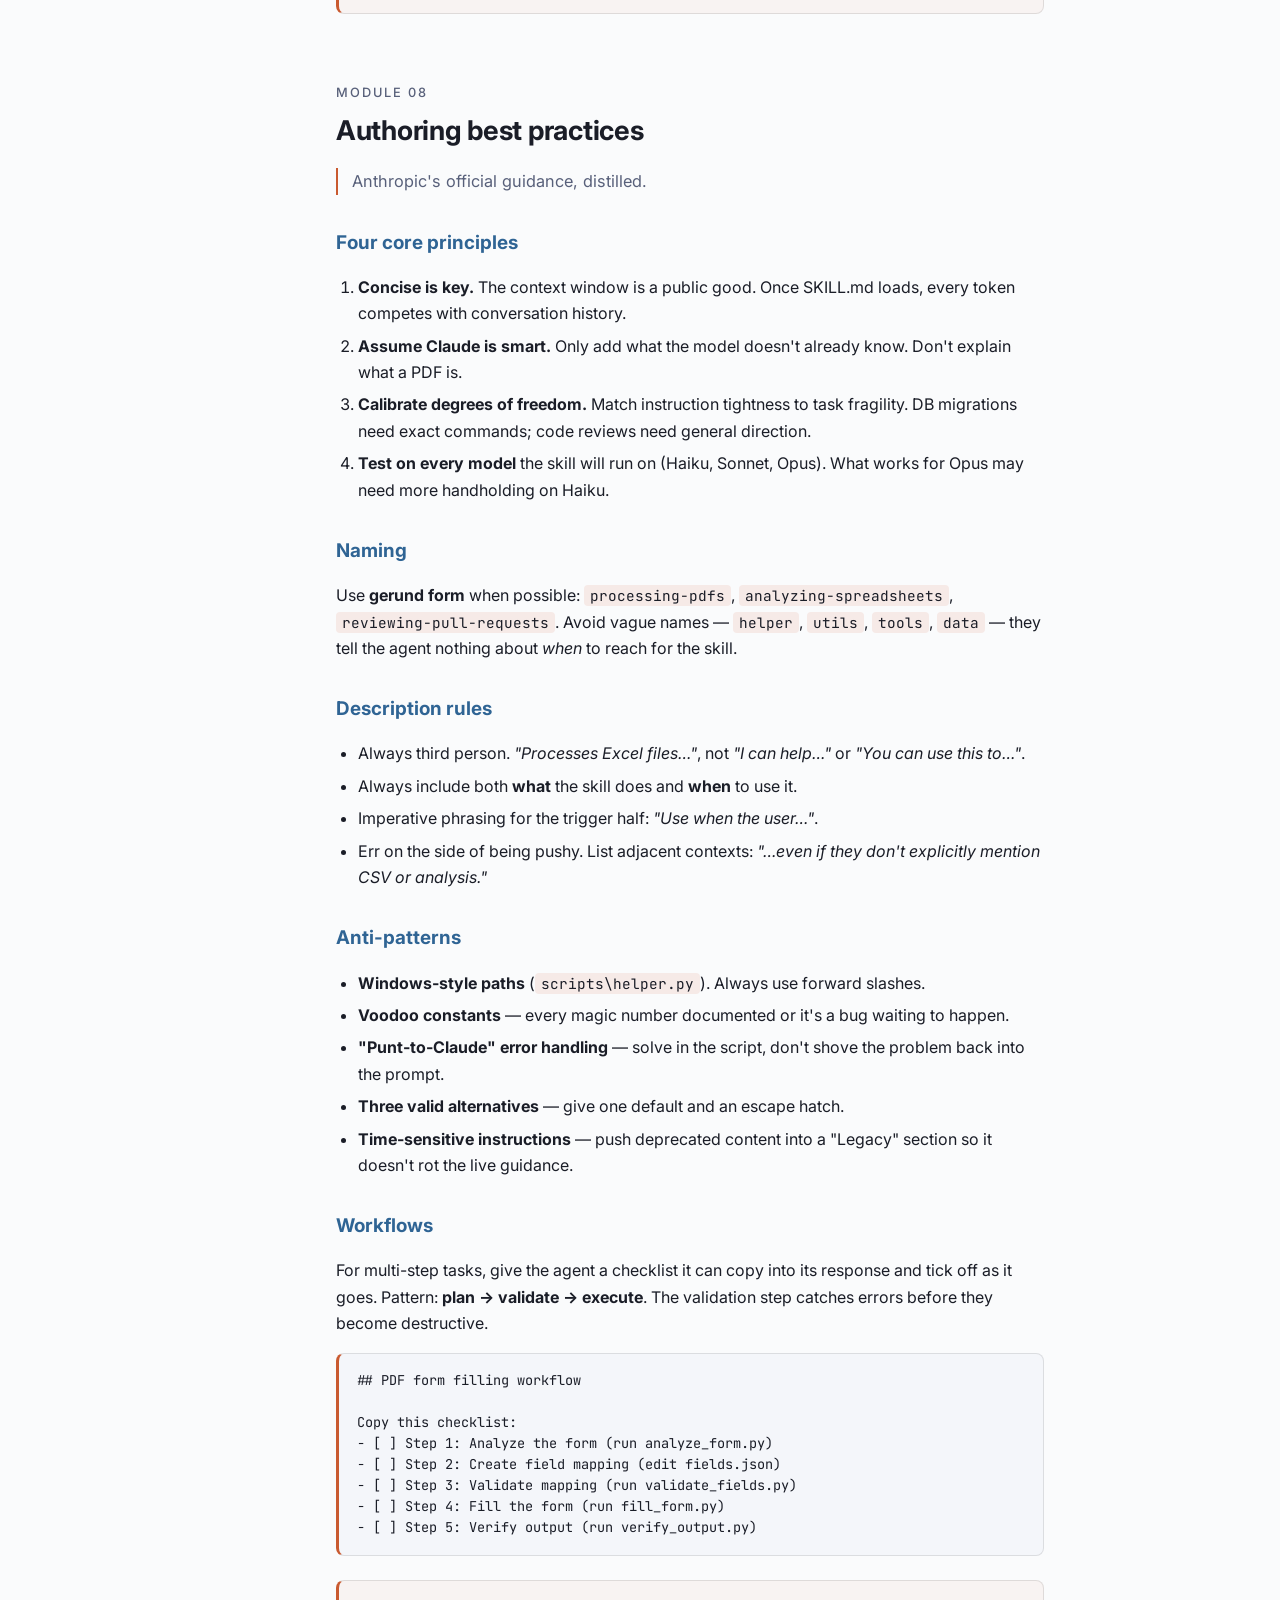
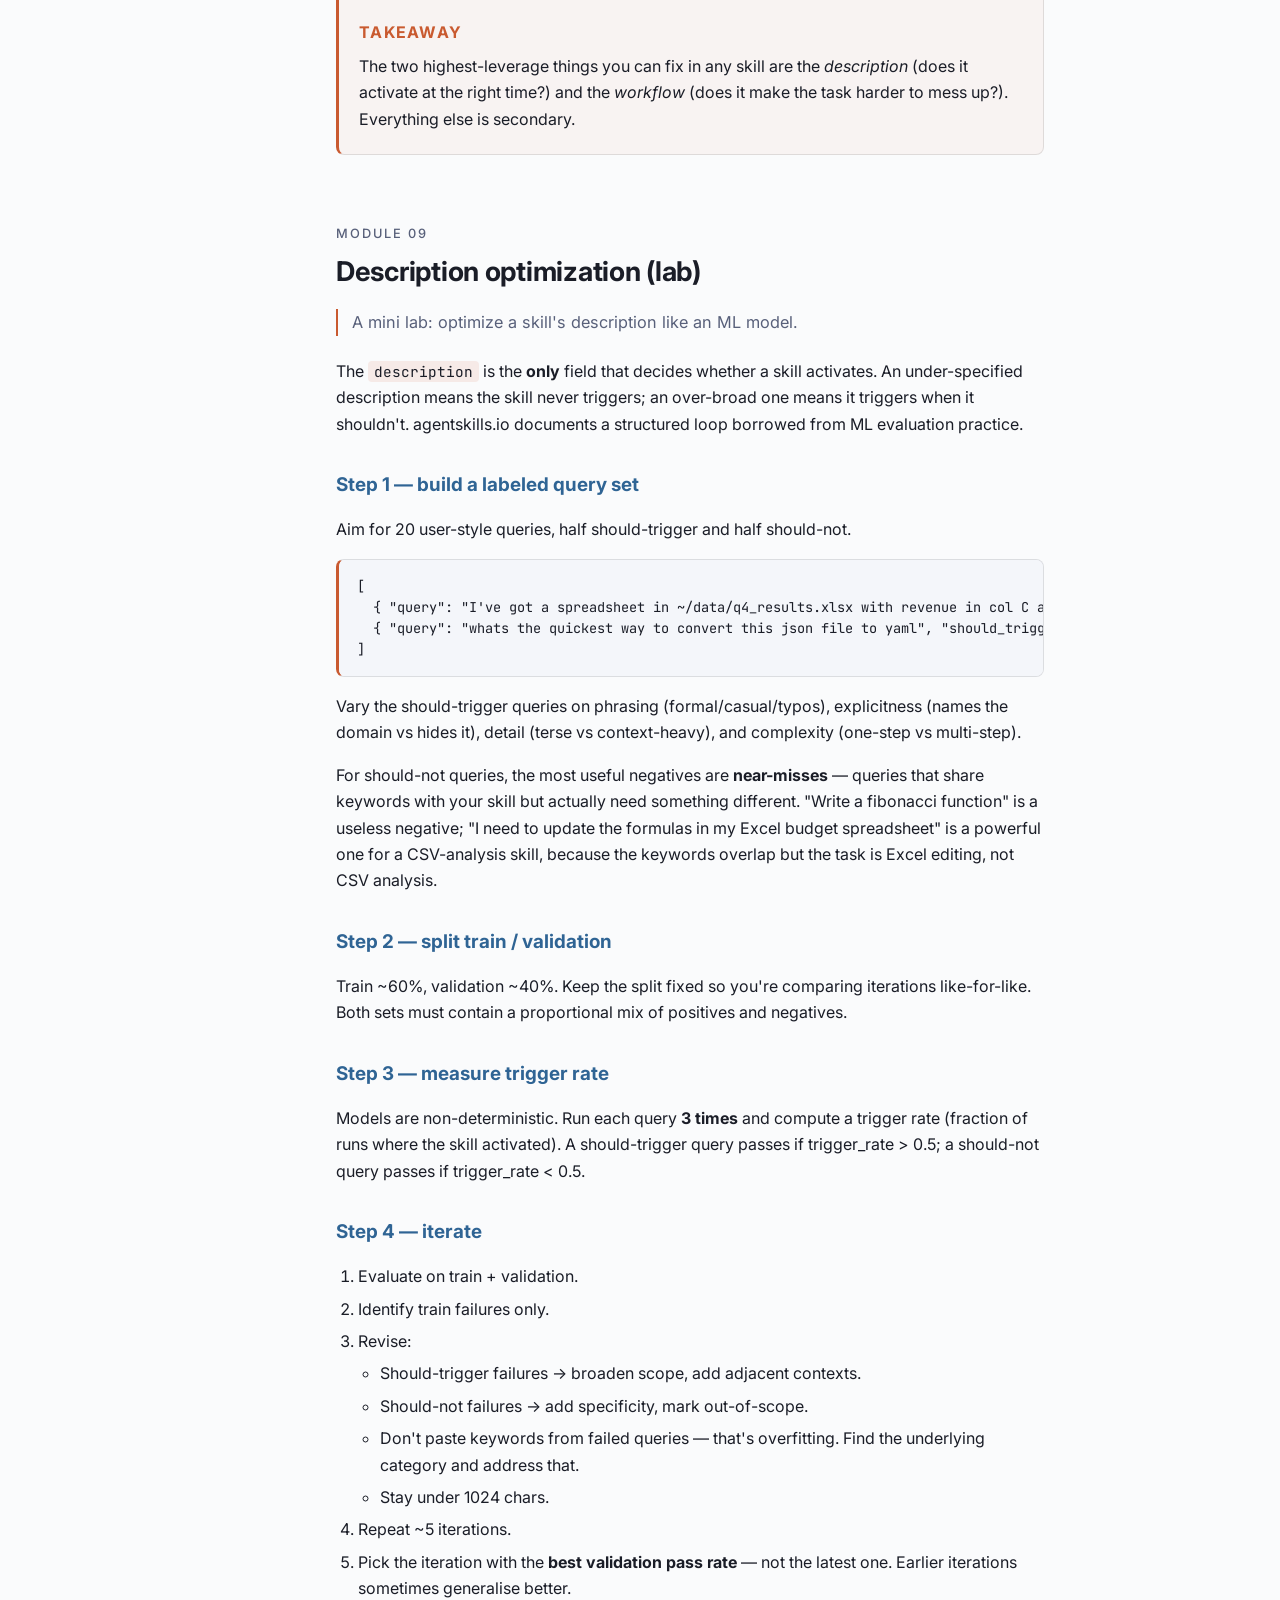
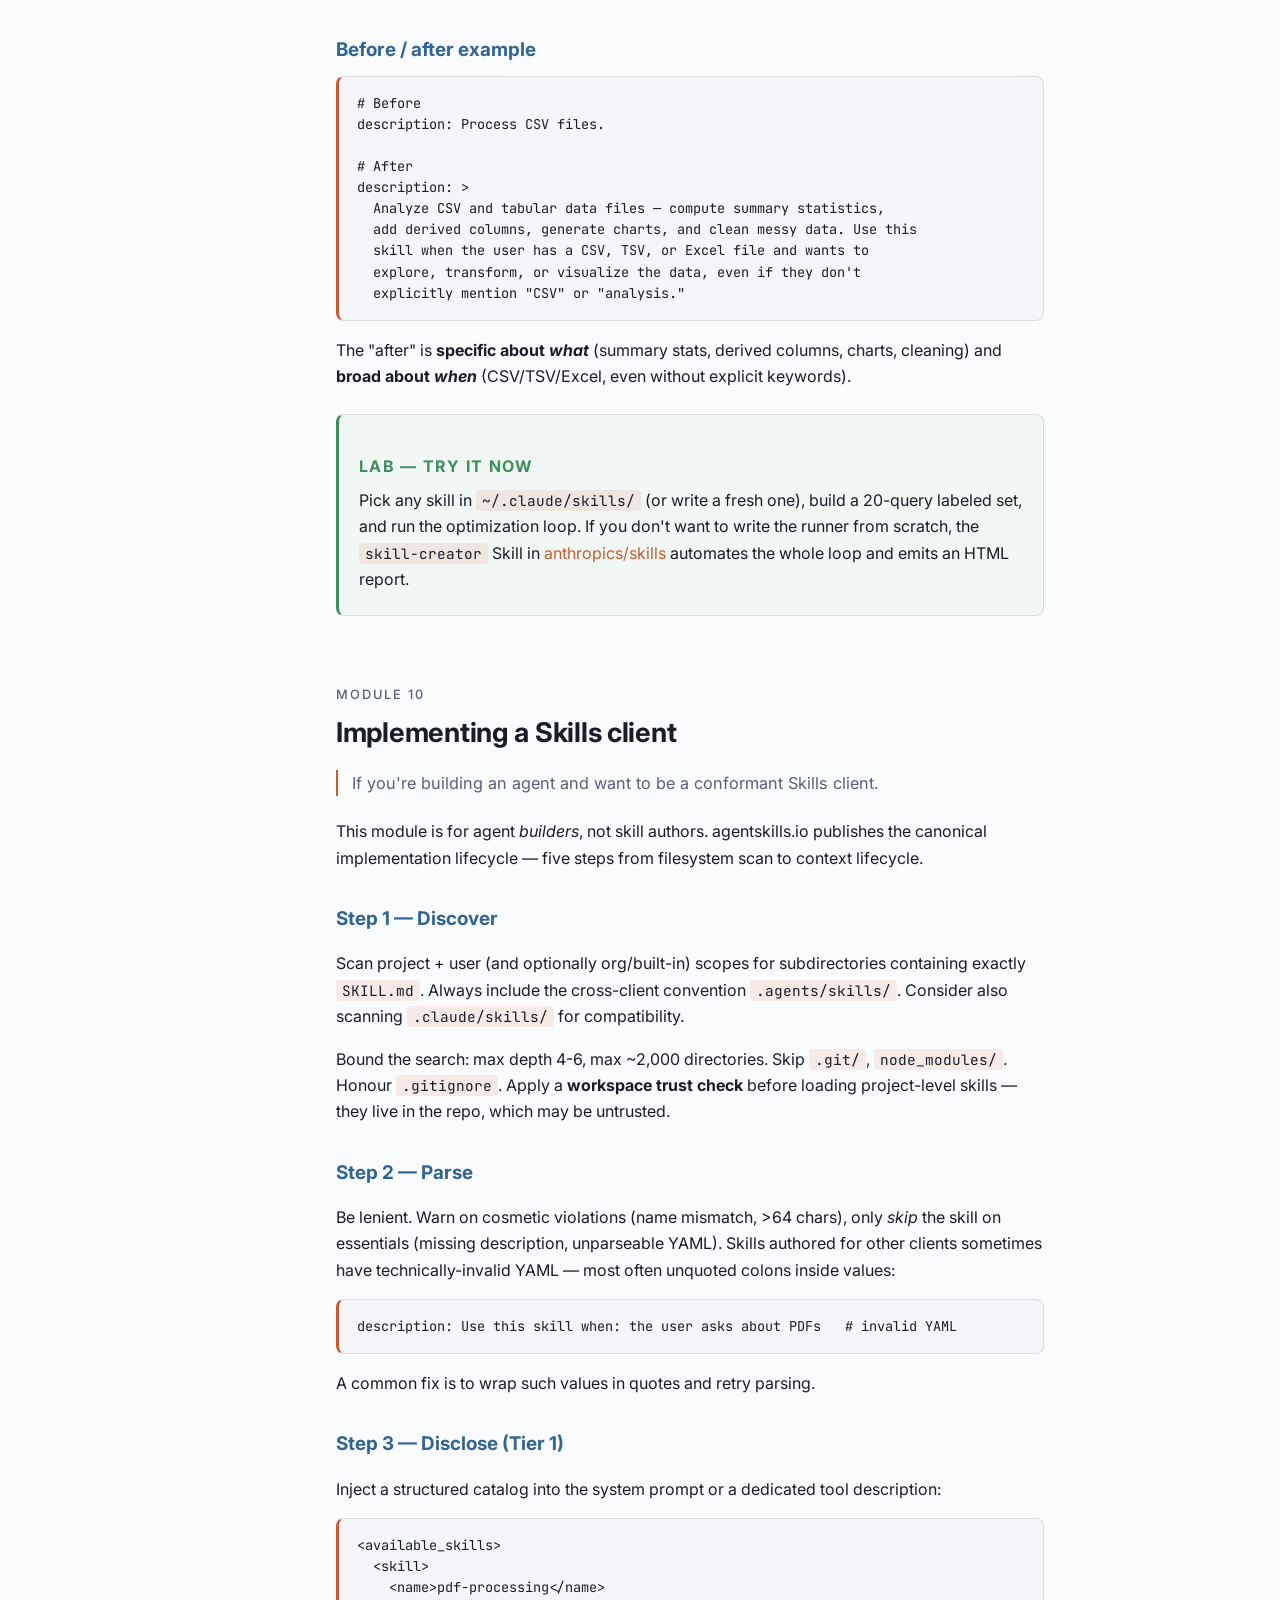
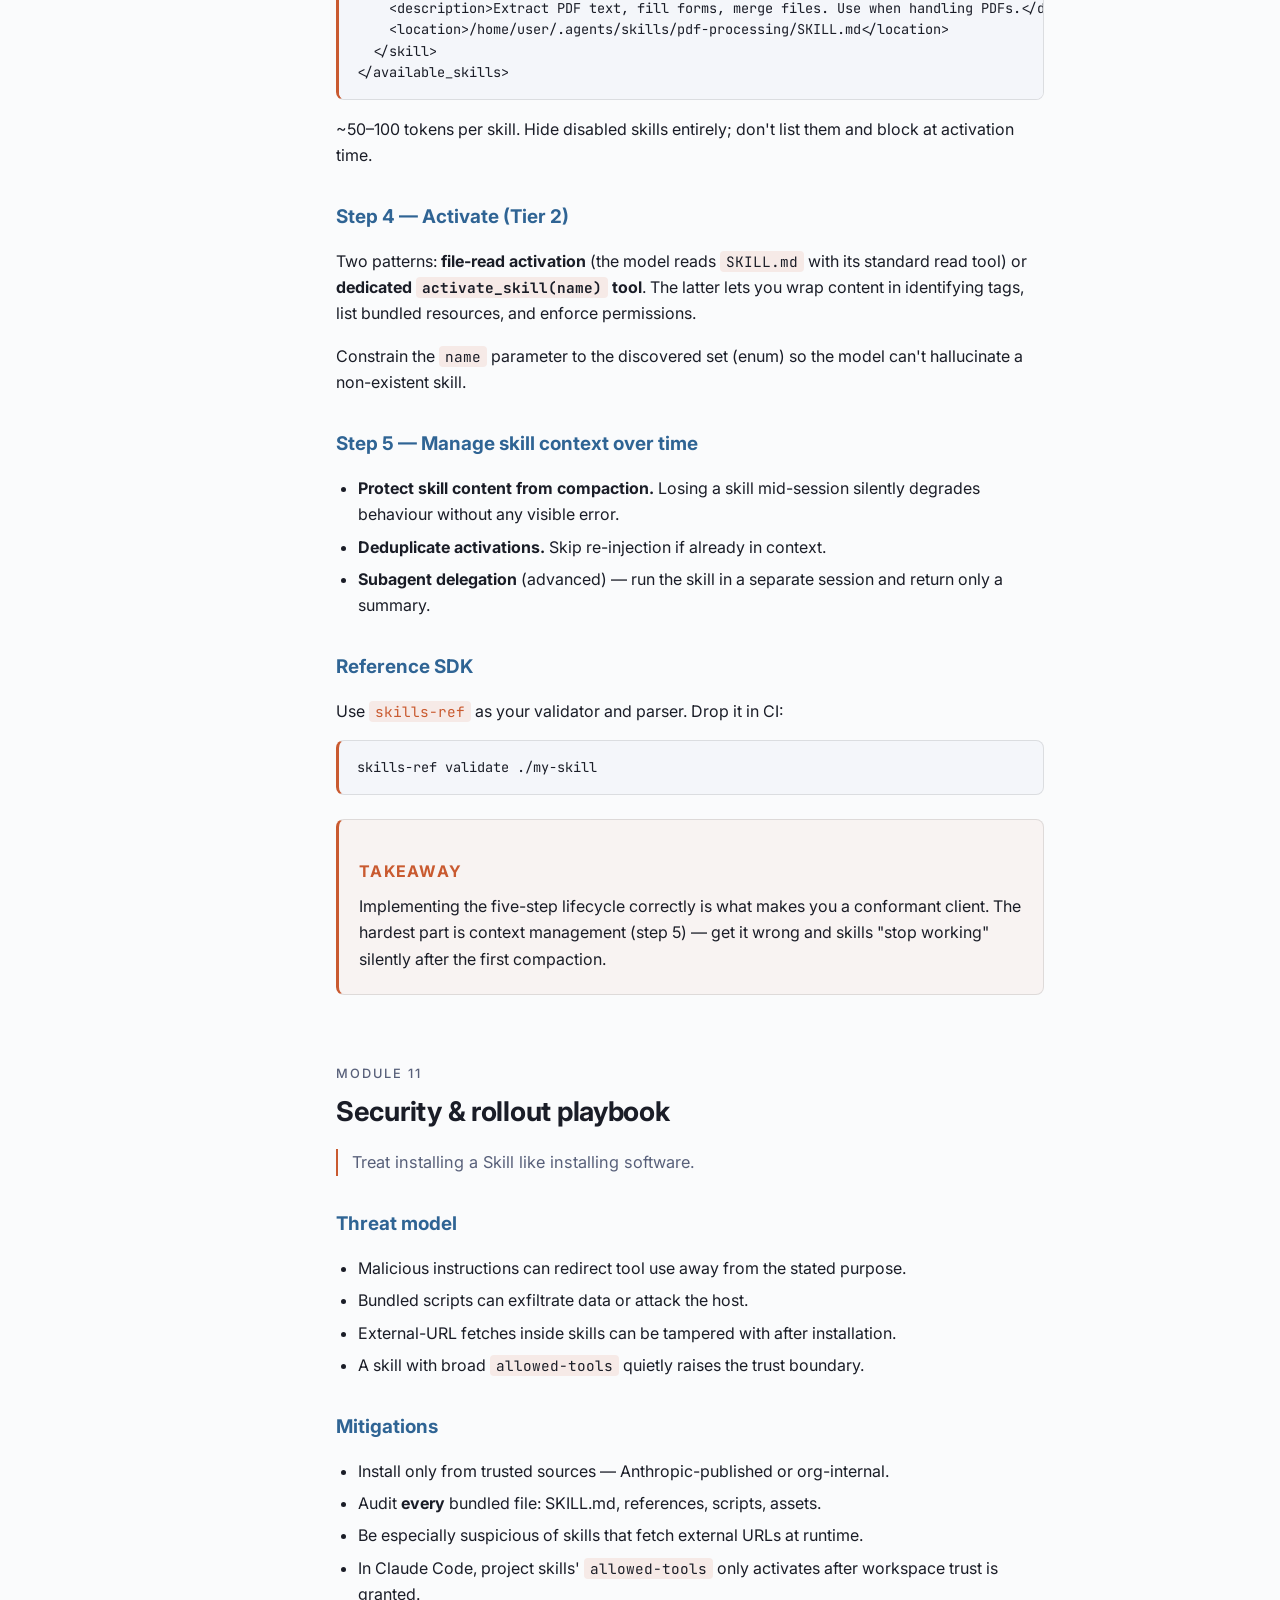
<file: course-en.html>
<!doctype html>
<html lang="en">
<head>
<meta charset="utf-8" />
<meta name="viewport" content="width=device-width, initial-scale=1" />
<title>Agent Skills 101 — Self-paced Course (EN)</title>
<meta name="theme-color" content="#0f1116" media="(prefers-color-scheme: dark)" />
<meta name="theme-color" content="#fafbfc" media="(prefers-color-scheme: light)" />
<script>
  (function() {
    try {
      var stored = localStorage.getItem('theme');
      var theme = stored || (window.matchMedia('(prefers-color-scheme: light)').matches ? 'light' : 'dark');
      document.documentElement.dataset.theme = theme;
    } catch (e) { document.documentElement.dataset.theme = 'dark'; }
  })();
</script>
<link rel="preconnect" href="https://fonts.googleapis.com" />
<link rel="preconnect" href="https://fonts.gstatic.com" crossorigin />
<link href="https://fonts.googleapis.com/css2?family=Inter:wght@400;500;600;700&family=JetBrains+Mono:wght@400;500&display=swap" rel="stylesheet" />
<style>
  :root, [data-theme="dark"] {
    --bg: #0f1116;
    --panel: #181b22;
    --panel-2: #1f242d;
    --accent: #d97757;
    --accent-2: #5d8aa8;
    --accent-3: #6dba88;
    --muted: #8a93a3;
    --text: #e8ecf2;
    --border: rgba(255,255,255,0.08);
    --code-bg: #11141a;
    --code-text: #d8e0eb;
    --soft-1: rgba(255,255,255,0.04);
    --soft-2: rgba(255,255,255,0.08);
  }
  [data-theme="light"] {
    --bg: #fafbfc;
    --panel: #ffffff;
    --panel-2: #f4f6fa;
    --accent: #c95a30;
    --accent-2: #2f6494;
    --accent-3: #3e8e5e;
    --muted: #58607a;
    --text: #1a1d27;
    --border: rgba(0,0,0,0.10);
    --code-bg: #f4f6fa;
    --code-text: #1a1d27;
    --soft-1: rgba(0,0,0,0.03);
    --soft-2: rgba(0,0,0,0.06);
  }
  * { box-sizing: border-box; }
  html, body { margin: 0; padding: 0; }
  body {
    font-family: "Inter", "Segoe UI", system-ui, -apple-system, sans-serif;
    background: var(--bg);
    color: var(--text);
    line-height: 1.65;
    transition: background-color .25s ease, color .25s ease;
  }
  a { color: var(--accent); text-decoration: none; }
  a:hover { text-decoration: underline; }
  code { font-family: "JetBrains Mono", "Menlo", monospace; font-size: 0.9em;
    background: rgba(217,119,87,0.12); padding: 1px 6px; border-radius: 4px; }
  pre {
    background: var(--code-bg);
    border: 1px solid var(--border);
    border-left: 3px solid var(--accent);
    padding: 16px 18px;
    border-radius: 8px;
    overflow-x: auto;
    font-size: 0.85em;
    line-height: 1.55;
  }
  pre code { background: none; padding: 0; font-size: inherit; color: var(--code-text); }

  /* Layout: sidebar + main */
  .layout { display: grid; grid-template-columns: 280px 1fr; max-width: 1280px; margin: 0 auto; gap: 0; }

  aside.toc {
    position: sticky; top: 0; align-self: start;
    height: 100vh; overflow-y: auto;
    border-right: 1px solid var(--border);
    padding: 28px 18px 28px 24px;
    background: var(--bg);
  }
  aside.toc .brand {
    font-weight: 700; font-size: 0.95em;
    color: var(--accent);
    text-transform: uppercase;
    letter-spacing: 0.1em;
    margin-bottom: 6px;
  }
  aside.toc .home-link { display: inline-block; color: var(--muted); font-size: 0.85em; margin-bottom: 26px; }
  aside.toc h2 { font-size: 0.7em; text-transform: uppercase; letter-spacing: 0.12em; color: var(--muted); margin: 16px 0 8px; }
  aside.toc ol { list-style: none; padding: 0; margin: 0; counter-reset: step; }
  aside.toc ol li { counter-increment: step; margin: 0; }
  aside.toc ol li a {
    display: block; color: var(--text); padding: 6px 10px;
    border-radius: 6px; font-size: 0.92em; line-height: 1.4;
  }
  aside.toc ol li a::before {
    content: counter(step) ". ";
    color: var(--muted);
    font-variant-numeric: tabular-nums;
  }
  aside.toc ol li a:hover { background: var(--panel); text-decoration: none; }
  aside.toc .meta { font-size: 0.78em; color: var(--muted); margin-top: 24px; padding-top: 16px; border-top: 1px solid var(--border); }
  aside.toc .meta a { color: var(--accent); }
  /* theme toggle in sidebar */
  aside.toc .theme-row {
    display: flex; align-items: center; gap: 10px;
    margin-top: 14px; padding-top: 14px;
    border-top: 1px solid var(--border);
    font-size: 0.78em; color: var(--muted);
  }
  .theme-toggle {
    background: var(--soft-1);
    border: 1px solid var(--border);
    color: var(--muted);
    width: 30px; height: 30px;
    border-radius: 7px;
    display: inline-grid; place-items: center;
    cursor: pointer; padding: 0;
    transition: background-color .15s, color .15s, border-color .15s;
  }
  .theme-toggle:hover { background: var(--soft-2); color: var(--text); }
  .theme-toggle svg { width: 14px; height: 14px; display: block; }
  .theme-toggle .icon-moon { display: none; }
  [data-theme="light"] .theme-toggle .icon-sun { display: none; }
  [data-theme="light"] .theme-toggle .icon-moon { display: block; }

  main {
    padding: 56px 56px 96px;
    max-width: 820px;
  }
  main header.page-head { margin-bottom: 40px; padding-bottom: 24px; border-bottom: 1px solid var(--border); }
  main header.page-head .pill {
    display: inline-block; padding: 4px 12px; border-radius: 999px;
    background: rgba(217,119,87,0.15); color: var(--accent);
    font-size: 0.72em; letter-spacing: 0.12em; text-transform: uppercase;
    margin-bottom: 14px;
  }
  main header.page-head h1 { font-size: 2.4rem; font-weight: 700; margin: 0; letter-spacing: -0.02em; }
  main header.page-head .lede { color: var(--muted); margin: 14px 0 0; font-size: 1.05em; }
  main header.page-head .quick-links { margin-top: 18px; font-size: 0.92em; }
  main header.page-head .quick-links a { margin-right: 16px; }

  section.module {
    margin: 56px 0;
    padding-top: 12px;
    scroll-margin-top: 16px;
  }
  section.module .num {
    color: var(--muted);
    font-size: 0.8em;
    letter-spacing: 0.16em;
    text-transform: uppercase;
    font-weight: 500;
  }
  section.module h2 {
    font-size: 1.7rem;
    margin: 6px 0 14px;
    font-weight: 700;
    letter-spacing: -0.01em;
  }
  section.module .summary {
    color: var(--muted);
    font-size: 1.02em;
    margin: 0 0 22px;
    padding-left: 14px;
    border-left: 2px solid var(--accent);
  }
  section.module h3 { font-size: 1.18rem; margin: 32px 0 10px; color: var(--accent-2); }
  section.module h4 { font-size: 1rem; margin: 22px 0 8px; color: var(--text); }
  section.module ul, section.module ol { padding-left: 22px; }
  section.module li { margin: 6px 0; }

  .callout {
    background: rgba(93,138,168,0.08);
    border: 1px solid var(--border);
    border-left: 3px solid var(--accent-2);
    border-radius: 8px;
    padding: 16px 20px;
    margin: 24px 0;
  }
  .callout.takeaway { border-left-color: var(--accent); background: rgba(217,119,87,0.06); }
  .callout.lab { border-left-color: var(--accent-3); background: rgba(109,186,136,0.06); }
  .callout h4 { margin: 0 0 8px; color: var(--text); font-size: 0.95em; text-transform: uppercase; letter-spacing: 0.08em; }
  .callout.takeaway h4 { color: var(--accent); }
  .callout.lab h4 { color: var(--accent-3); }
  .callout p { margin: 6px 0; }

  table {
    width: 100%; border-collapse: collapse; margin: 18px 0;
    font-size: 0.92em;
  }
  th, td { padding: 10px 14px; text-align: left; border-bottom: 1px solid var(--border); vertical-align: top; }
  th { color: var(--accent); font-weight: 600; font-size: 0.85em; text-transform: uppercase; letter-spacing: 0.06em; }
  td code { font-size: 0.85em; }

  blockquote {
    margin: 18px 0;
    padding: 0 0 0 18px;
    color: var(--muted);
    border-left: 3px solid var(--accent);
    font-style: italic;
  }

  .footer-nav {
    display: flex; justify-content: space-between; align-items: center;
    margin-top: 64px; padding-top: 24px; border-top: 1px solid var(--border);
    font-size: 0.9em;
  }

  /* Mobile */
  @media (max-width: 900px) {
    .layout { grid-template-columns: 1fr; }
    aside.toc { position: static; height: auto; border-right: none; border-bottom: 1px solid var(--border); padding: 20px 24px; }
    main { padding: 32px 24px 64px; }
  }
</style>
</head>
<body>
<div class="layout">

<aside class="toc">
  <div class="brand">Agent Skills 101</div>
  <a class="home-link" href="index.html">← Back to portal</a>

  <h2>Modules</h2>
  <ol>
    <li><a href="#m1">Welcome &amp; what you'll learn</a></li>
    <li><a href="#m2">What is an Agent Skill?</a></li>
    <li><a href="#m3">Anatomy: the SKILL.md contract</a></li>
    <li><a href="#m4">Progressive disclosure</a></li>
    <li><a href="#m5">An open standard, not just an Anthropic feature</a></li>
    <li><a href="#m6">Where Skills run</a></li>
    <li><a href="#m7">Skills vs MCP vs Subagents</a></li>
    <li><a href="#m8">Authoring best practices</a></li>
    <li><a href="#m9">Description optimization (lab)</a></li>
    <li><a href="#m10">Implementing a Skills client</a></li>
    <li><a href="#m11">Security &amp; rollout playbook</a></li>
    <li><a href="#m12">Cheatsheet &amp; resources</a></li>
  </ol>

  <div class="meta">
    Slide deck: <a href="slides/training-en.html">EN</a> · <a href="slides/training-th.html">TH</a><br>
    Standard: <a href="https://agentskills.io">agentskills.io</a><br>
    Wiki: <a href="wiki-index.md">browse</a>
  </div>
  <div class="theme-row">
    <button class="theme-toggle" id="theme-toggle" type="button" aria-label="Toggle dark/light theme" title="Toggle theme">
      <svg class="icon-sun" viewBox="0 0 24 24" fill="none" stroke="currentColor" stroke-width="2" stroke-linecap="round" stroke-linejoin="round" aria-hidden="true">
        <circle cx="12" cy="12" r="4"/>
        <path d="M12 2v2"/><path d="M12 20v2"/>
        <path d="m4.93 4.93 1.41 1.41"/><path d="m17.66 17.66 1.41 1.41"/>
        <path d="M2 12h2"/><path d="M20 12h2"/>
        <path d="m4.93 19.07 1.41-1.41"/><path d="m17.66 6.34 1.41-1.41"/>
      </svg>
      <svg class="icon-moon" viewBox="0 0 24 24" fill="none" stroke="currentColor" stroke-width="2" stroke-linecap="round" stroke-linejoin="round" aria-hidden="true">
        <path d="M21 12.79A9 9 0 1 1 11.21 3 7 7 0 0 0 21 12.79z"/>
      </svg>
    </button>
    <span>Theme</span>
  </div>
</aside>

<main>

<header class="page-head">
  <span class="pill">Self-paced course · English</span>
  <h1>Agent Skills — Technical Deep Dive</h1>
  <p class="lede">A 12-module training on the Agent Skills open standard — what they are, how they load, and how to author, test, secure, and roll them out across a team.</p>
  <div class="quick-links">
    <a href="#m1">Start reading →</a>
    <a href="slides/training-en.html">Slides</a>
    <a href="course-th.html">ภาษาไทย</a>
  </div>
</header>

<!-- Module 1 -->
<section id="m1" class="module">
  <div class="num">Module 01</div>
  <h2>Welcome &amp; what you'll learn</h2>
  <p class="summary">A short orientation: why skills exist, what changes when you adopt them, and the path through this course.</p>

  <p>Modern coding agents are good at general tasks but routinely lack the <em>specific</em> context they need to do real work reliably — your team's commit conventions, the precise way you fill out a PDF form, the migration runbook your senior engineer keeps in a Notion page. <strong>Agent Skills</strong> are an open format for capturing that procedural knowledge as a folder of files (one <code>SKILL.md</code> plus optional siblings) that any compatible agent can discover and load on demand.</p>

  <p>Once a skill is written, you stop pasting the same instructions every session. Once it's in source control, the whole team gets it. Once it's in <code>.agents/skills/</code>, every conformant agent — Claude Code, Copilot, Cursor, Codex, Gemini CLI, and dozens more — can use it without modification.</p>

  <h3>What this course covers</h3>
  <ul>
    <li>The technical anatomy of a skill — frontmatter, body, sibling files, validation rules.</li>
    <li>Progressive disclosure — why skills don't drown your context window and how to author for it.</li>
    <li>The open standard at <code>agentskills.io</code> and the cross-client convention.</li>
    <li>The decision framework for Skills vs MCP vs Subagents (you'll need all three).</li>
    <li>Authoring best practices, with concrete worked examples.</li>
    <li>A short lab on description optimization — the single most important quality dial.</li>
    <li>How to implement Skills support in your own client agent.</li>
    <li>Security model, rollout playbook, and a cheatsheet you can keep.</li>
  </ul>

  <div class="callout">
    <h4>Time</h4>
    <p>~45 minutes to read, ~90 minutes if you do the labs.</p>
  </div>
</section>

<!-- Module 2 -->
<section id="m2" class="module">
  <div class="num">Module 02</div>
  <h2>What is an Agent Skill?</h2>
  <p class="summary">A precise, vendor-neutral definition.</p>

  <p>An <strong>Agent Skill</strong> is an organised folder of instructions, scripts, and resources that an agent can <em>discover and load dynamically</em> to perform better on a specific task. The contract has three parts:</p>

  <ol>
    <li><strong>A folder</strong> whose name is the skill's name.</li>
    <li><strong>A <code>SKILL.md</code> file</strong> at the folder root, containing YAML frontmatter and markdown.</li>
    <li><strong>Optional sibling content</strong> in canonical directories: <code>scripts/</code>, <code>references/</code>, <code>assets/</code>.</li>
  </ol>

  <pre><code>my-skill/
├── SKILL.md          # required — entrypoint
├── scripts/          # optional — executable code
├── references/       # optional — documentation
├── assets/           # optional — templates, data
└── ...</code></pre>

  <p>The standard is intentionally minimal. Two required fields — <code>name</code> and <code>description</code> — plus a markdown body. Everything else is optional or platform-specific.</p>

  <blockquote>"Building a skill for an agent is like putting together an onboarding guide for a new hire." — Anthropic Engineering</blockquote>

  <p>The analogy holds. A new hire doesn't need to memorise the entire wiki on day one; they need a table of contents and pointers to where the deep material lives. An agent works the same way — it doesn't read every skill end-to-end, only the ones it judges relevant to the current task.</p>

  <div class="callout takeaway">
    <h4>Takeaway</h4>
    <p>A skill is a <em>folder</em>, not a snippet. The folder layout is what makes progressive disclosure possible.</p>
  </div>
</section>

<!-- Module 3 -->
<section id="m3" class="module">
  <div class="num">Module 03</div>
  <h2>Anatomy: the <code>SKILL.md</code> contract</h2>
  <p class="summary">Frontmatter fields, validation rules, and the body.</p>

  <p>Every <code>SKILL.md</code> opens with YAML frontmatter between two <code>---</code> delimiters:</p>

  <pre><code>---
name: pdf-processing
description: Extract text and tables from PDF files, fill forms, merge documents. Use when working with PDF files or when the user mentions PDFs, forms, or document extraction.
---

# PDF Processing
...markdown body...</code></pre>

  <h3>Required fields (open standard)</h3>
  <table>
    <thead><tr><th>Field</th><th>Constraint</th></tr></thead>
    <tbody>
      <tr><td><code>name</code></td><td>1-64 chars · lowercase letters/digits/hyphens · no leading/trailing <code>-</code> · no consecutive <code>--</code> · <strong>must match parent directory name</strong></td></tr>
      <tr><td><code>description</code></td><td>1-1024 chars · should describe both <em>what</em> the skill does and <em>when</em> to use it</td></tr>
    </tbody>
  </table>

  <h3>Optional fields (open standard)</h3>
  <table>
    <thead><tr><th>Field</th><th>Purpose</th></tr></thead>
    <tbody>
      <tr><td><code>license</code></td><td>License name or filename of bundled licence text.</td></tr>
      <tr><td><code>compatibility</code></td><td>≤500 chars. Note env requirements: <code>Requires Python 3.14+ and uv</code>.</td></tr>
      <tr><td><code>metadata</code></td><td>Arbitrary string→string map for client-defined fields (e.g. version, author).</td></tr>
      <tr><td><code>allowed-tools</code></td><td>Space-separated list of pre-approved tools. <em>Experimental.</em></td></tr>
    </tbody>
  </table>

  <h3>Claude Code-specific extras</h3>
  <p>Claude Code adds fields that only apply when the skill runs inside Claude Code: <code>when_to_use</code>, <code>argument-hint</code>, <code>arguments</code>, <code>disable-model-invocation</code>, <code>user-invocable</code>, <code>model</code>, <code>effort</code>, <code>context: fork</code>, <code>agent</code>, <code>hooks</code>, <code>paths</code>, <code>shell</code>. Use them for client-specific behaviour; stick to the open subset for cross-client portability.</p>

  <h3>The body</h3>
  <p>Whatever helps the agent perform the task. Step-by-step instructions, examples, edge cases. There are no format restrictions. Recommended cap: <strong>500 lines</strong> — beyond that, split into sibling reference files.</p>

  <div class="callout takeaway">
    <h4>Takeaway</h4>
    <p>The standard is small on purpose. Master the required fields, then add optional fields only when they earn it.</p>
  </div>
</section>

<!-- Module 4 -->
<section id="m4" class="module">
  <div class="num">Module 04</div>
  <h2>Progressive disclosure</h2>
  <p class="summary">The single design principle that makes skills scale.</p>

  <p>If every installed skill loaded its entire body into context at startup, ten skills would burn 50,000 tokens before the user typed anything. Progressive disclosure is the staged-loading model that prevents this. Skills load in <strong>three tiers</strong>:</p>

  <table>
    <thead><tr><th>Tier</th><th>What loads</th><th>When</th><th>Token cost</th></tr></thead>
    <tbody>
      <tr><td><strong>L1 — Metadata</strong></td><td><code>name</code> + <code>description</code></td><td>Always (session start)</td><td>~100 tokens / skill</td></tr>
      <tr><td><strong>L2 — Instructions</strong></td><td>SKILL.md body</td><td>When the agent decides the skill is relevant</td><td>&lt; 5,000 tokens (recommended)</td></tr>
      <tr><td><strong>L3+ — Resources</strong></td><td>Files under <code>scripts/</code>, <code>references/</code>, <code>assets/</code></td><td>On demand via bash / file-read</td><td>Effectively unbounded</td></tr>
    </tbody>
  </table>

  <p>Tier 3 is where the magic compounds. A reference file like <code>references/finance.md</code> consumes <em>zero</em> tokens until the agent opens it. Scripts are even better: their source code never enters context — only their <em>output</em> does. A 2,000-line Python script that emits "OK" costs about three tokens after running.</p>

  <h3>Authoring implications</h3>
  <ul>
    <li>Keep <code>SKILL.md</code> body under <strong>500 lines</strong>. Larger content goes into sibling files.</li>
    <li>Reference siblings <strong>one level deep</strong> from <code>SKILL.md</code>. Agents may partial-read transitively-linked files (e.g. <code>head -100</code>), missing important content past line 100.</li>
    <li>For reference files longer than ~100 lines, include a <strong>Contents</strong> block at the top. The agent can then jump to the right section.</li>
    <li>For long-running deterministic operations, prefer a <strong>script</strong> the agent runs over inline instructions the agent has to follow exactly.</li>
  </ul>

  <h3>Pattern 1 — guide with references</h3>
<pre><code># PDF Processing

## Quick start
[short inline guidance]

## Advanced features
- Form filling: see [FORMS.md](FORMS.md)
- Reference: see [REFERENCE.md](REFERENCE.md)
- Examples: see [EXAMPLES.md](EXAMPLES.md)</code></pre>

  <h3>Pattern 2 — domain split</h3>
  <p>For BigQuery-style skills with multiple datasets, split references by domain so the agent only loads what's asked about:</p>
<pre><code>bigquery-skill/
├── SKILL.md
└── reference/
    ├── finance.md   # revenue, billing
    ├── sales.md     # pipeline, opportunities
    ├── product.md   # adoption, usage
    └── marketing.md # attribution</code></pre>

  <div class="callout takeaway">
    <h4>Takeaway</h4>
    <p>You can install dozens or hundreds of skills if each one is structured for progressive disclosure. The bottleneck is the <em>description</em>, not the body.</p>
  </div>
</section>

<!-- Module 5 -->
<section id="m5" class="module">
  <div class="num">Module 05</div>
  <h2>An open standard, not just an Anthropic feature</h2>
  <p class="summary">Why your skills are portable, and where the canonical spec lives.</p>

  <p>Anthropic invented the SKILL.md format and then released it as an open standard at <a href="https://agentskills.io">agentskills.io</a>, governed via a public <a href="https://github.com/agentskills/agentskills">GitHub repository</a>. The standard defines the format; clients implement loading and execution however suits them.</p>

  <p>As of May 2026, the format is supported by an unusually broad cross-vendor ecosystem:</p>

  <p style="color: var(--muted); font-size: 0.92em;">
    Claude Code · Claude.ai · GitHub Copilot · VS Code · OpenAI Codex · Cursor · Gemini CLI · OpenCode · OpenHands · Goose (Block) · Letta · Roo Code · Mistral Vibe · Snowflake Cortex Code · Databricks Genie · Spring AI · Laravel Boost · Kiro · Factory · Junie (JetBrains) · Amp · Mux · Ona · Workshop · Trae (ByteDance) · Piebald · Pi · Emdash · Qodo · VT Code · Command Code · Agentman · Firebender · Google AI Edge Gallery · nanobot · fast-agent · Autohand
  </p>

  <p>One <code>SKILL.md</code>, written once, runs unchanged in any of those — provided you stay within the open subset of frontmatter fields and don't lean on client-specific extras. That's the whole pitch of an open spec: write once, reuse everywhere.</p>

  <h3>The cross-client convention: <code>.agents/skills/</code></h3>
  <p>The standard <em>doesn't</em> mandate a fixed install location, but the ecosystem has converged on <strong><code>.agents/skills/</code></strong> as the cross-client path. Conformant clients scan it in addition to their own native location.</p>

  <table>
    <thead><tr><th>Scope</th><th>Native (per-client)</th><th>Cross-client</th></tr></thead>
    <tbody>
      <tr><td>Project</td><td><code>&lt;repo&gt;/.&lt;client&gt;/skills/</code></td><td><code>&lt;repo&gt;/.agents/skills/</code></td></tr>
      <tr><td>User</td><td><code>~/.&lt;client&gt;/skills/</code></td><td><code>~/.agents/skills/</code></td></tr>
    </tbody>
  </table>

  <p>Universal precedence rule: <strong>project-level overrides user-level</strong>. Many newer clients also pragmatically scan <code>.claude/skills/</code> because so many existing skills already live there.</p>

  <div class="callout takeaway">
    <h4>Takeaway</h4>
    <p>Place team-shared skills in <code>&lt;repo&gt;/.agents/skills/</code>. Personal ones in <code>~/.agents/skills/</code>. Reach for client-specific paths only when you genuinely need client-specific frontmatter.</p>
  </div>
</section>

<!-- Module 6 -->
<section id="m6" class="module">
  <div class="num">Module 06</div>
  <h2>Where Skills run</h2>
  <p class="summary">Surface-by-surface comparison of capabilities, sharing, and runtime constraints.</p>

  <table>
    <thead><tr><th>Surface</th><th>Pre-built</th><th>Custom</th><th>Sharing scope</th><th>Network</th></tr></thead>
    <tbody>
      <tr><td>Claude API</td><td>pptx · xlsx · docx · pdf</td><td>via <code>/v1/skills</code></td><td>Workspace-wide</td><td><strong>None</strong></td></tr>
      <tr><td>Claude.ai</td><td>built-in (invisible)</td><td>ZIP upload</td><td>Per user</td><td>Policy-controlled</td></tr>
      <tr><td>Claude Code</td><td>—</td><td>Filesystem</td><td>Plugin / project / personal</td><td><strong>Full</strong></td></tr>
    </tbody>
  </table>

  <h3>Claude API specifics</h3>
  <p>Skills run inside the API's code-execution container. You need three beta headers:</p>
  <pre><code>anthropic-beta: code-execution-2025-08-25
anthropic-beta: skills-2025-10-02
anthropic-beta: files-api-2025-04-14</code></pre>
  <p>Reference a skill by <code>skill_id</code> in the <code>container</code> parameter alongside the code-execution tool. The sandbox has <strong>no network</strong> and <strong>no runtime <code>pip install</code></strong> — only pre-installed packages. Skills are also <strong>not</strong> covered by Zero-Data-Retention today.</p>

  <h3>Claude Code specifics</h3>
  <p>Locations and precedence:</p>
  <table>
    <thead><tr><th>Where</th><th>Path</th><th>Scope</th></tr></thead>
    <tbody>
      <tr><td>Enterprise</td><td>managed settings</td><td>org-wide</td></tr>
      <tr><td>Personal</td><td><code>~/.claude/skills/&lt;name&gt;/SKILL.md</code></td><td>all your projects</td></tr>
      <tr><td>Project</td><td><code>.claude/skills/&lt;name&gt;/SKILL.md</code></td><td>this repo</td></tr>
      <tr><td>Plugin</td><td><code>&lt;plugin&gt;/skills/&lt;name&gt;/SKILL.md</code></td><td>where plugin enabled</td></tr>
    </tbody>
  </table>
  <p>Precedence: <strong>enterprise &gt; personal &gt; project</strong>. Plugin skills are namespaced <code>plugin:skill</code> and don't conflict.</p>

  <h3>Claude Code superpowers</h3>
  <ul>
    <li><code>!`git diff HEAD`</code> — <strong>dynamic context injection</strong>: a shell command runs <em>before</em> Claude sees the skill, and its output is inlined.</li>
    <li><code>context: fork</code> — runs the skill in a forked subagent with its own tool set and isolated context.</li>
    <li><code>allowed-tools</code> — pre-approves tools while the skill is active, skipping per-call confirmation.</li>
    <li><code>disable-model-invocation: true</code> — only the user can invoke the skill (use for <code>/deploy</code>, <code>/send-slack</code>).</li>
    <li><code>${CLAUDE_SKILL_DIR}</code> — resolves to the skill's directory, so bundled scripts work regardless of the working directory.</li>
  </ul>

  <div class="callout">
    <h4>Cross-surface note</h4>
    <p>Custom skills do <strong>not</strong> sync across surfaces. Upload separately to API, claude.ai, and Claude Code. The portable thing about skills is the format, not the deployment.</p>
  </div>
</section>

<!-- Module 7 -->
<section id="m7" class="module">
  <div class="num">Module 07</div>
  <h2>Skills vs MCP vs Subagents</h2>
  <p class="summary">Three different questions, not three competing answers.</p>

  <p>Newcomers usually try to pick one. Production setups use all three. The trick is knowing what each is good for.</p>

  <table>
    <thead><tr><th>Feature</th><th>Skills</th><th>Prompts</th><th>Projects</th><th>Subagents</th><th>MCP</th></tr></thead>
    <tbody>
      <tr><td>Purpose</td><td>Procedural know-how</td><td>Per-turn instructions</td><td>Background knowledge</td><td>Task delegation</td><td>External tool connectivity</td></tr>
      <tr><td>Persistence</td><td>Across conversations</td><td>One conversation</td><td>Within project</td><td>Across sessions</td><td>Continuous</td></tr>
      <tr><td>Loading</td><td>Dynamic, on demand</td><td>Each turn</td><td>Always in project</td><td>When invoked</td><td>Always available</td></tr>
      <tr><td>Includes code</td><td>Yes</td><td>No</td><td>No</td><td>Yes</td><td>Yes</td></tr>
    </tbody>
  </table>

  <h3>Decision framework</h3>
  <pre><code>Need Claude to know HOW to do X repeatably?     → Skill
Need Claude to ACCESS an external system?        → MCP
Need work done in ISOLATION with own context?    → Subagent</code></pre>

  <h3>Composition (the powerful pattern)</h3>
  <pre><code>main agent
  └─ subagent: code-reviewer (own context, read-only tools)
       └─ skill: review-conventions (loaded on demand)
              └─ MCP: GitHub (fetches PR diff + comments)</code></pre>

  <p>Each layer earns its existence. Subagents isolate context. Skills hold the know-how. MCP fetches the data. The interesting work happens at the interfaces between them.</p>

  <div class="callout takeaway">
    <h4>Takeaway</h4>
    <p>Don't make this an either/or. The right answer is usually "skill plus MCP, optionally inside a subagent."</p>
  </div>
</section>

<!-- Module 8 -->
<section id="m8" class="module">
  <div class="num">Module 08</div>
  <h2>Authoring best practices</h2>
  <p class="summary">Anthropic's official guidance, distilled.</p>

  <h3>Four core principles</h3>
  <ol>
    <li><strong>Concise is key.</strong> The context window is a public good. Once SKILL.md loads, every token competes with conversation history.</li>
    <li><strong>Assume Claude is smart.</strong> Only add what the model doesn't already know. Don't explain what a PDF is.</li>
    <li><strong>Calibrate degrees of freedom.</strong> Match instruction tightness to task fragility. DB migrations need exact commands; code reviews need general direction.</li>
    <li><strong>Test on every model</strong> the skill will run on (Haiku, Sonnet, Opus). What works for Opus may need more handholding on Haiku.</li>
  </ol>

  <h3>Naming</h3>
  <p>Use <strong>gerund form</strong> when possible: <code>processing-pdfs</code>, <code>analyzing-spreadsheets</code>, <code>reviewing-pull-requests</code>. Avoid vague names — <code>helper</code>, <code>utils</code>, <code>tools</code>, <code>data</code> — they tell the agent nothing about <em>when</em> to reach for the skill.</p>

  <h3>Description rules</h3>
  <ul>
    <li>Always third person. <em>"Processes Excel files…"</em>, not <em>"I can help…"</em> or <em>"You can use this to…"</em>.</li>
    <li>Always include both <strong>what</strong> the skill does and <strong>when</strong> to use it.</li>
    <li>Imperative phrasing for the trigger half: <em>"Use when the user…"</em>.</li>
    <li>Err on the side of being pushy. List adjacent contexts: <em>"…even if they don't explicitly mention CSV or analysis."</em></li>
  </ul>

  <h3>Anti-patterns</h3>
  <ul>
    <li><strong>Windows-style paths</strong> (<code>scripts\helper.py</code>). Always use forward slashes.</li>
    <li><strong>Voodoo constants</strong> — every magic number documented or it's a bug waiting to happen.</li>
    <li><strong>"Punt-to-Claude" error handling</strong> — solve in the script, don't shove the problem back into the prompt.</li>
    <li><strong>Three valid alternatives</strong> — give one default and an escape hatch.</li>
    <li><strong>Time-sensitive instructions</strong> — push deprecated content into a "Legacy" section so it doesn't rot the live guidance.</li>
  </ul>

  <h3>Workflows</h3>
  <p>For multi-step tasks, give the agent a checklist it can copy into its response and tick off as it goes. Pattern: <strong>plan → validate → execute</strong>. The validation step catches errors before they become destructive.</p>

  <pre><code>## PDF form filling workflow

Copy this checklist:
- [ ] Step 1: Analyze the form (run analyze_form.py)
- [ ] Step 2: Create field mapping (edit fields.json)
- [ ] Step 3: Validate mapping (run validate_fields.py)
- [ ] Step 4: Fill the form (run fill_form.py)
- [ ] Step 5: Verify output (run verify_output.py)</code></pre>

  <div class="callout takeaway">
    <h4>Takeaway</h4>
    <p>The two highest-leverage things you can fix in any skill are the <em>description</em> (does it activate at the right time?) and the <em>workflow</em> (does it make the task harder to mess up?). Everything else is secondary.</p>
  </div>
</section>

<!-- Module 9 -->
<section id="m9" class="module">
  <div class="num">Module 09</div>
  <h2>Description optimization (lab)</h2>
  <p class="summary">A mini lab: optimize a skill's description like an ML model.</p>

  <p>The <code>description</code> is the <strong>only</strong> field that decides whether a skill activates. An under-specified description means the skill never triggers; an over-broad one means it triggers when it shouldn't. agentskills.io documents a structured loop borrowed from ML evaluation practice.</p>

  <h3>Step 1 — build a labeled query set</h3>
  <p>Aim for 20 user-style queries, half should-trigger and half should-not.</p>
  <pre><code>[
  { "query": "I've got a spreadsheet in ~/data/q4_results.xlsx with revenue in col C and expenses in col D — can you add a profit margin column and highlight anything under 10%?", "should_trigger": true },
  { "query": "whats the quickest way to convert this json file to yaml", "should_trigger": false }
]</code></pre>

  <p>Vary the should-trigger queries on phrasing (formal/casual/typos), explicitness (names the domain vs hides it), detail (terse vs context-heavy), and complexity (one-step vs multi-step).</p>

  <p>For should-not queries, the most useful negatives are <strong>near-misses</strong> — queries that share keywords with your skill but actually need something different. "Write a fibonacci function" is a useless negative; "I need to update the formulas in my Excel budget spreadsheet" is a powerful one for a CSV-analysis skill, because the keywords overlap but the task is Excel editing, not CSV analysis.</p>

  <h3>Step 2 — split train / validation</h3>
  <p>Train ~60%, validation ~40%. Keep the split fixed so you're comparing iterations like-for-like. Both sets must contain a proportional mix of positives and negatives.</p>

  <h3>Step 3 — measure trigger rate</h3>
  <p>Models are non-deterministic. Run each query <strong>3 times</strong> and compute a trigger rate (fraction of runs where the skill activated). A should-trigger query passes if trigger_rate &gt; 0.5; a should-not query passes if trigger_rate &lt; 0.5.</p>

  <h3>Step 4 — iterate</h3>
  <ol>
    <li>Evaluate on train + validation.</li>
    <li>Identify train failures only.</li>
    <li>Revise:
      <ul>
        <li>Should-trigger failures → broaden scope, add adjacent contexts.</li>
        <li>Should-not failures → add specificity, mark out-of-scope.</li>
        <li>Don't paste keywords from failed queries — that's overfitting. Find the underlying category and address that.</li>
        <li>Stay under 1024 chars.</li>
      </ul>
    </li>
    <li>Repeat ~5 iterations.</li>
    <li>Pick the iteration with the <strong>best validation pass rate</strong> — not the latest one. Earlier iterations sometimes generalise better.</li>
  </ol>

  <h3>Before / after example</h3>
  <pre><code># Before
description: Process CSV files.

# After
description: >
  Analyze CSV and tabular data files — compute summary statistics,
  add derived columns, generate charts, and clean messy data. Use this
  skill when the user has a CSV, TSV, or Excel file and wants to
  explore, transform, or visualize the data, even if they don't
  explicitly mention "CSV" or "analysis."</code></pre>

  <p>The "after" is <strong>specific about <em>what</em></strong> (summary stats, derived columns, charts, cleaning) and <strong>broad about <em>when</em></strong> (CSV/TSV/Excel, even without explicit keywords).</p>

  <div class="callout lab">
    <h4>Lab — try it now</h4>
    <p>Pick any skill in <code>~/.claude/skills/</code> (or write a fresh one), build a 20-query labeled set, and run the optimization loop. If you don't want to write the runner from scratch, the <code>skill-creator</code> Skill in <a href="https://github.com/anthropics/skills/tree/main/skills/skill-creator">anthropics/skills</a> automates the whole loop and emits an HTML report.</p>
  </div>
</section>

<!-- Module 10 -->
<section id="m10" class="module">
  <div class="num">Module 10</div>
  <h2>Implementing a Skills client</h2>
  <p class="summary">If you're building an agent and want to be a conformant Skills client.</p>

  <p>This module is for agent <em>builders</em>, not skill authors. agentskills.io publishes the canonical implementation lifecycle — five steps from filesystem scan to context lifecycle.</p>

  <h3>Step 1 — Discover</h3>
  <p>Scan project + user (and optionally org/built-in) scopes for subdirectories containing exactly <code>SKILL.md</code>. Always include the cross-client convention <code>.agents/skills/</code>. Consider also scanning <code>.claude/skills/</code> for compatibility.</p>
  <p>Bound the search: max depth 4-6, max ~2,000 directories. Skip <code>.git/</code>, <code>node_modules/</code>. Honour <code>.gitignore</code>. Apply a <strong>workspace trust check</strong> before loading project-level skills — they live in the repo, which may be untrusted.</p>

  <h3>Step 2 — Parse</h3>
  <p>Be lenient. Warn on cosmetic violations (name mismatch, &gt;64 chars), only <em>skip</em> the skill on essentials (missing description, unparseable YAML). Skills authored for other clients sometimes have technically-invalid YAML — most often unquoted colons inside values:</p>
  <pre><code>description: Use this skill when: the user asks about PDFs   # invalid YAML</code></pre>
  <p>A common fix is to wrap such values in quotes and retry parsing.</p>

  <h3>Step 3 — Disclose (Tier 1)</h3>
  <p>Inject a structured catalog into the system prompt or a dedicated tool description:</p>
  <pre><code>&lt;available_skills&gt;
  &lt;skill&gt;
    &lt;name&gt;pdf-processing&lt;/name&gt;
    &lt;description&gt;Extract PDF text, fill forms, merge files. Use when handling PDFs.&lt;/description&gt;
    &lt;location&gt;/home/user/.agents/skills/pdf-processing/SKILL.md&lt;/location&gt;
  &lt;/skill&gt;
&lt;/available_skills&gt;</code></pre>
  <p>~50–100 tokens per skill. Hide disabled skills entirely; don't list them and block at activation time.</p>

  <h3>Step 4 — Activate (Tier 2)</h3>
  <p>Two patterns: <strong>file-read activation</strong> (the model reads <code>SKILL.md</code> with its standard read tool) or <strong>dedicated <code>activate_skill(name)</code> tool</strong>. The latter lets you wrap content in identifying tags, list bundled resources, and enforce permissions.</p>

  <p>Constrain the <code>name</code> parameter to the discovered set (enum) so the model can't hallucinate a non-existent skill.</p>

  <h3>Step 5 — Manage skill context over time</h3>
  <ul>
    <li><strong>Protect skill content from compaction.</strong> Losing a skill mid-session silently degrades behaviour without any visible error.</li>
    <li><strong>Deduplicate activations.</strong> Skip re-injection if already in context.</li>
    <li><strong>Subagent delegation</strong> (advanced) — run the skill in a separate session and return only a summary.</li>
  </ul>

  <h3>Reference SDK</h3>
  <p>Use <a href="https://github.com/agentskills/agentskills/tree/main/skills-ref"><code>skills-ref</code></a> as your validator and parser. Drop it in CI:</p>
  <pre><code>skills-ref validate ./my-skill</code></pre>

  <div class="callout takeaway">
    <h4>Takeaway</h4>
    <p>Implementing the five-step lifecycle correctly is what makes you a conformant client. The hardest part is context management (step 5) — get it wrong and skills "stop working" silently after the first compaction.</p>
  </div>
</section>

<!-- Module 11 -->
<section id="m11" class="module">
  <div class="num">Module 11</div>
  <h2>Security &amp; rollout playbook</h2>
  <p class="summary">Treat installing a Skill like installing software.</p>

  <h3>Threat model</h3>
  <ul>
    <li>Malicious instructions can redirect tool use away from the stated purpose.</li>
    <li>Bundled scripts can exfiltrate data or attack the host.</li>
    <li>External-URL fetches inside skills can be tampered with after installation.</li>
    <li>A skill with broad <code>allowed-tools</code> quietly raises the trust boundary.</li>
  </ul>

  <h3>Mitigations</h3>
  <ul>
    <li>Install only from trusted sources — Anthropic-published or org-internal.</li>
    <li>Audit <strong>every</strong> bundled file: SKILL.md, references, scripts, assets.</li>
    <li>Be especially suspicious of skills that fetch external URLs at runtime.</li>
    <li>In Claude Code, project skills' <code>allowed-tools</code> only activates after workspace trust is granted.</li>
    <li>Use <code>disable-model-invocation: true</code> for any side-effect command (<code>/deploy</code>, <code>/send-slack</code>) so the trigger stays human.</li>
    <li>The Claude API has no network — partial mitigation against exfiltration. claude.ai's network is admin-policy-controlled.</li>
  </ul>

  <h3>Team rollout playbook</h3>
  <ol>
    <li>Pick <strong>one</strong> repeating workflow your team explains over and over.</li>
    <li>Write 3 evaluations <em>before</em> you write the SKILL.md.</li>
    <li>Draft a minimal SKILL.md (under 100 lines).</li>
    <li>Use it personally first (<code>~/.claude/skills/</code> or <code>~/.agents/skills/</code>); iterate against the evals.</li>
    <li>Promote to the project (<code>.claude/skills/</code> or <code>.agents/skills/</code>); commit it.</li>
    <li>Run a 2-week observation window. Collect failure cases.</li>
    <li>Crystallise lessons into the wiki. Expand to a plugin if it should be shared org-wide.</li>
  </ol>

  <div class="callout">
    <h4>Note on ZDR</h4>
    <p>Skills are <strong>not</strong> covered by Zero-Data-Retention agreements as of May 2026. Don't put highly sensitive procedural knowledge into a Skill that runs on a non-self-hosted surface.</p>
  </div>
</section>

<!-- Module 12 -->
<section id="m12" class="module">
  <div class="num">Module 12</div>
  <h2>Cheatsheet &amp; resources</h2>
  <p class="summary">A one-screen quality checklist plus links you'll want again.</p>

  <h3>Skill quality checklist</h3>
  <h4>Core quality</h4>
  <ul>
    <li>☐ Description: third person, what + when, key terms, &lt;1024 chars</li>
    <li>☐ <code>name</code> matches parent directory and obeys naming rules</li>
    <li>☐ SKILL.md body &lt; 500 lines</li>
    <li>☐ Sibling references one level deep</li>
    <li>☐ Reference files &gt;100 lines have a Contents block</li>
    <li>☐ Consistent terminology throughout</li>
    <li>☐ Concrete examples, not abstract handwaving</li>
    <li>☐ Workflows have clear, numbered steps</li>
    <li>☐ Time-sensitive content moved to a Legacy section</li>
  </ul>

  <h4>Code &amp; scripts</h4>
  <ul>
    <li>☐ Scripts handle their own errors; no "punt to Claude"</li>
    <li>☐ No voodoo constants — every magic number documented</li>
    <li>☐ Forward-slash paths only</li>
    <li>☐ Required packages listed and verified available in the runtime</li>
    <li>☐ Validation step for any destructive operation</li>
    <li>☐ Plan-validate-execute pattern for batch operations</li>
  </ul>

  <h4>Testing</h4>
  <ul>
    <li>☐ ≥3 evaluations covering the original capability gap</li>
    <li>☐ Description optimized with train/validation split</li>
    <li>☐ Tested on Haiku / Sonnet / Opus</li>
    <li>☐ Validated by <code>skills-ref validate</code></li>
    <li>☐ Team feedback incorporated</li>
  </ul>

  <h3>Authoritative references</h3>
  <ul>
    <li><a href="https://agentskills.io">agentskills.io</a> — the open standard's home</li>
    <li><a href="https://agentskills.io/specification">Specification</a> — frontmatter rules, validation, file layout</li>
    <li><a href="https://agentskills.io/skill-creation/quickstart">Quickstart</a> — the cross-client <code>roll-dice</code> example</li>
    <li><a href="https://agentskills.io/skill-creation/optimizing-descriptions">Optimizing skill descriptions</a> — the trigger-rate eval methodology</li>
    <li><a href="https://agentskills.io/client-implementation/adding-skills-support">Adding skills support to your agent</a> — the 5-step implementation lifecycle</li>
    <li><a href="https://www.anthropic.com/engineering/equipping-agents-for-the-real-world-with-agent-skills">Anthropic Engineering — Equipping agents with Skills</a></li>
    <li><a href="https://platform.claude.com/docs/en/agents-and-tools/agent-skills/best-practices">Skill authoring best practices</a></li>
    <li><a href="https://code.claude.com/docs/en/skills">Claude Code — Skills</a></li>
    <li><a href="https://claude.com/blog/skills-explained">Skills vs Prompts vs Projects vs MCP vs Subagents</a></li>
    <li><a href="https://github.com/anthropics/skills">github.com/anthropics/skills</a> — Anthropic's published skills (incl. <code>skill-creator</code>)</li>
    <li><a href="https://github.com/agentskills/agentskills">github.com/agentskills/agentskills</a> — open spec + <code>skills-ref</code> SDK</li>
  </ul>

  <h3>Internal artefacts</h3>
  <ul>
    <li><a href="wiki-index.md">Wiki index</a> — 17 cited pages</li>
    <li><a href="slides/training-en.html">Slide deck (EN)</a> · <a href="slides/training-th.html">Slide deck (TH)</a></li>
    <li><a href="course-th.html">หลักสูตรภาษาไทย</a></li>
  </ul>

  <div class="footer-nav">
    <a href="#m1">↑ Back to top</a>
    <a href="index.html">Portal home →</a>
  </div>
</section>

</main>
</div>

<script>
  (function() {
    var btn = document.getElementById('theme-toggle');
    if (!btn) return;
    btn.addEventListener('click', function() {
      var current = document.documentElement.dataset.theme || 'dark';
      var next = current === 'light' ? 'dark' : 'light';
      document.documentElement.dataset.theme = next;
      try { localStorage.setItem('theme', next); } catch (e) {}
      btn.setAttribute('aria-label', 'Switch to ' + (next === 'light' ? 'dark' : 'light') + ' theme');
    });
    var mq = window.matchMedia('(prefers-color-scheme: light)');
    if (mq.addEventListener) {
      mq.addEventListener('change', function(e) {
        if (!localStorage.getItem('theme')) {
          document.documentElement.dataset.theme = e.matches ? 'light' : 'dark';
        }
      });
    }
  })();
</script>
</body>
</html>
</file>
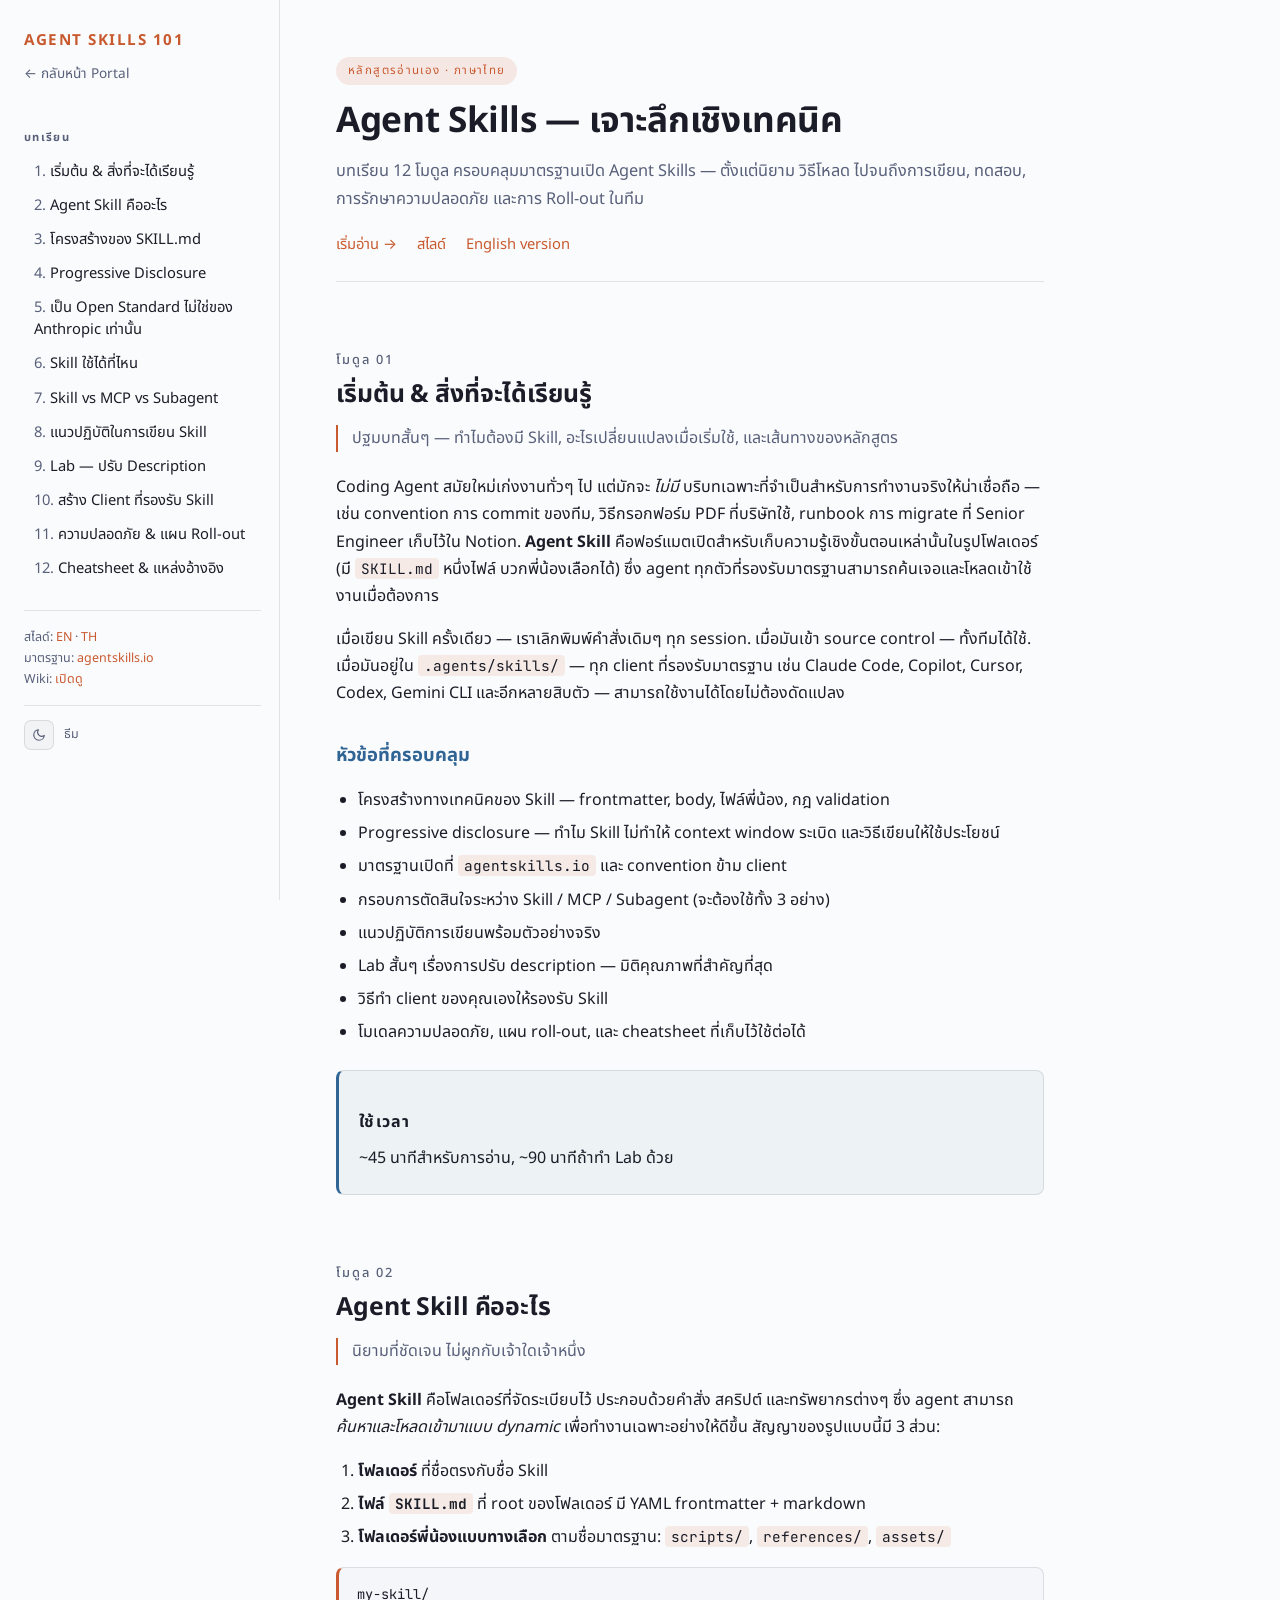
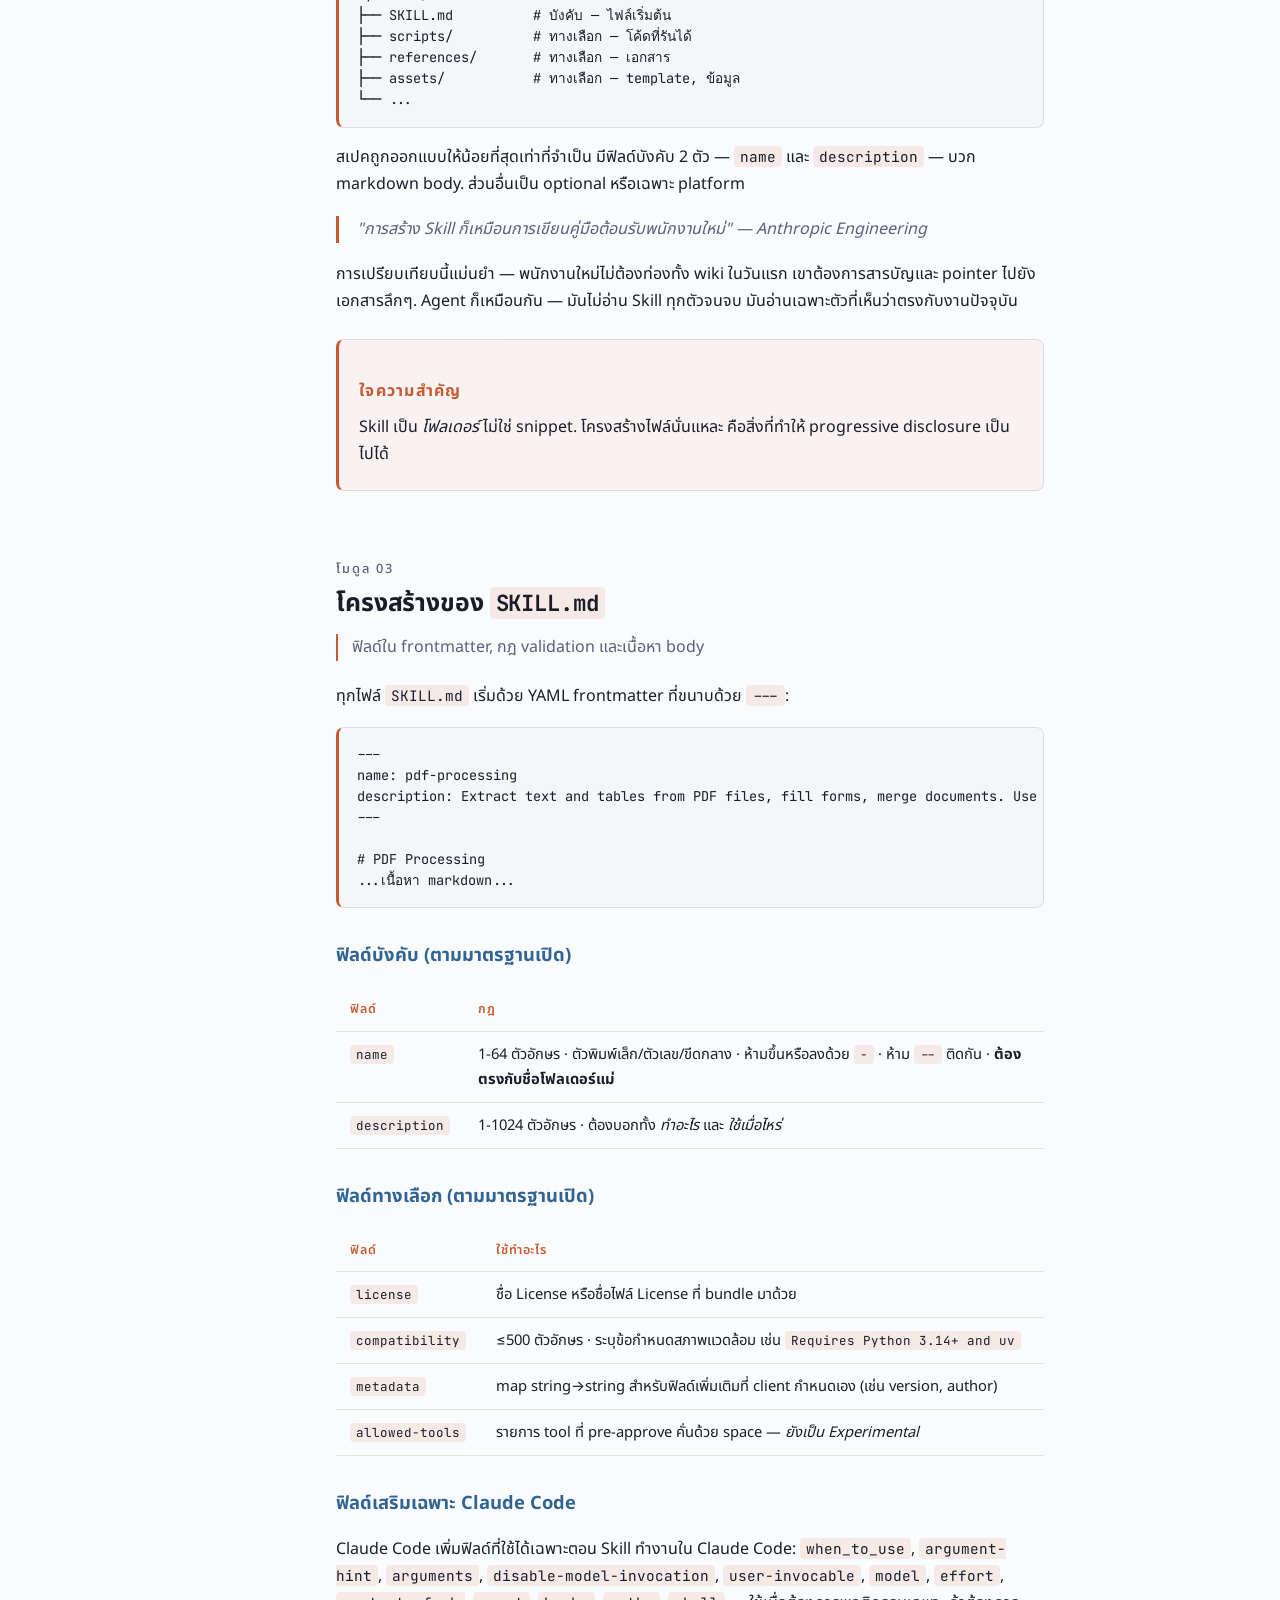
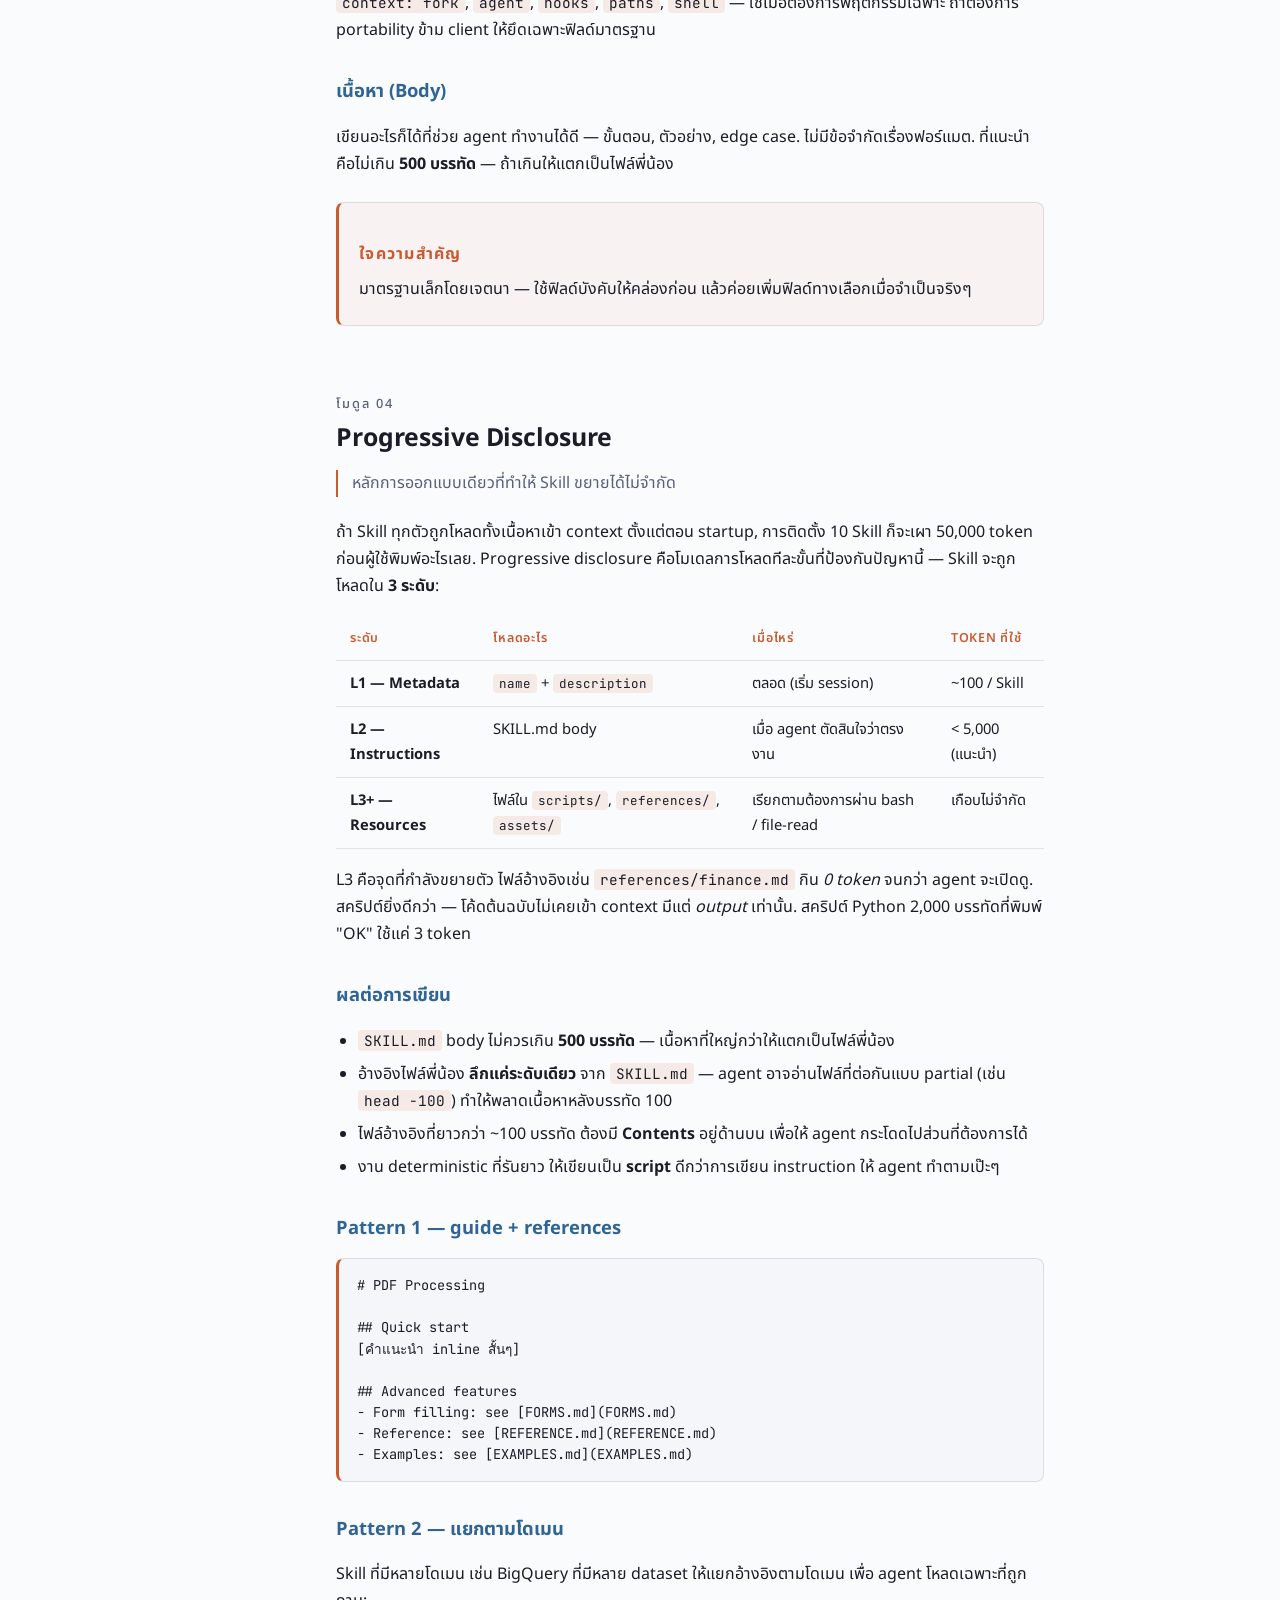
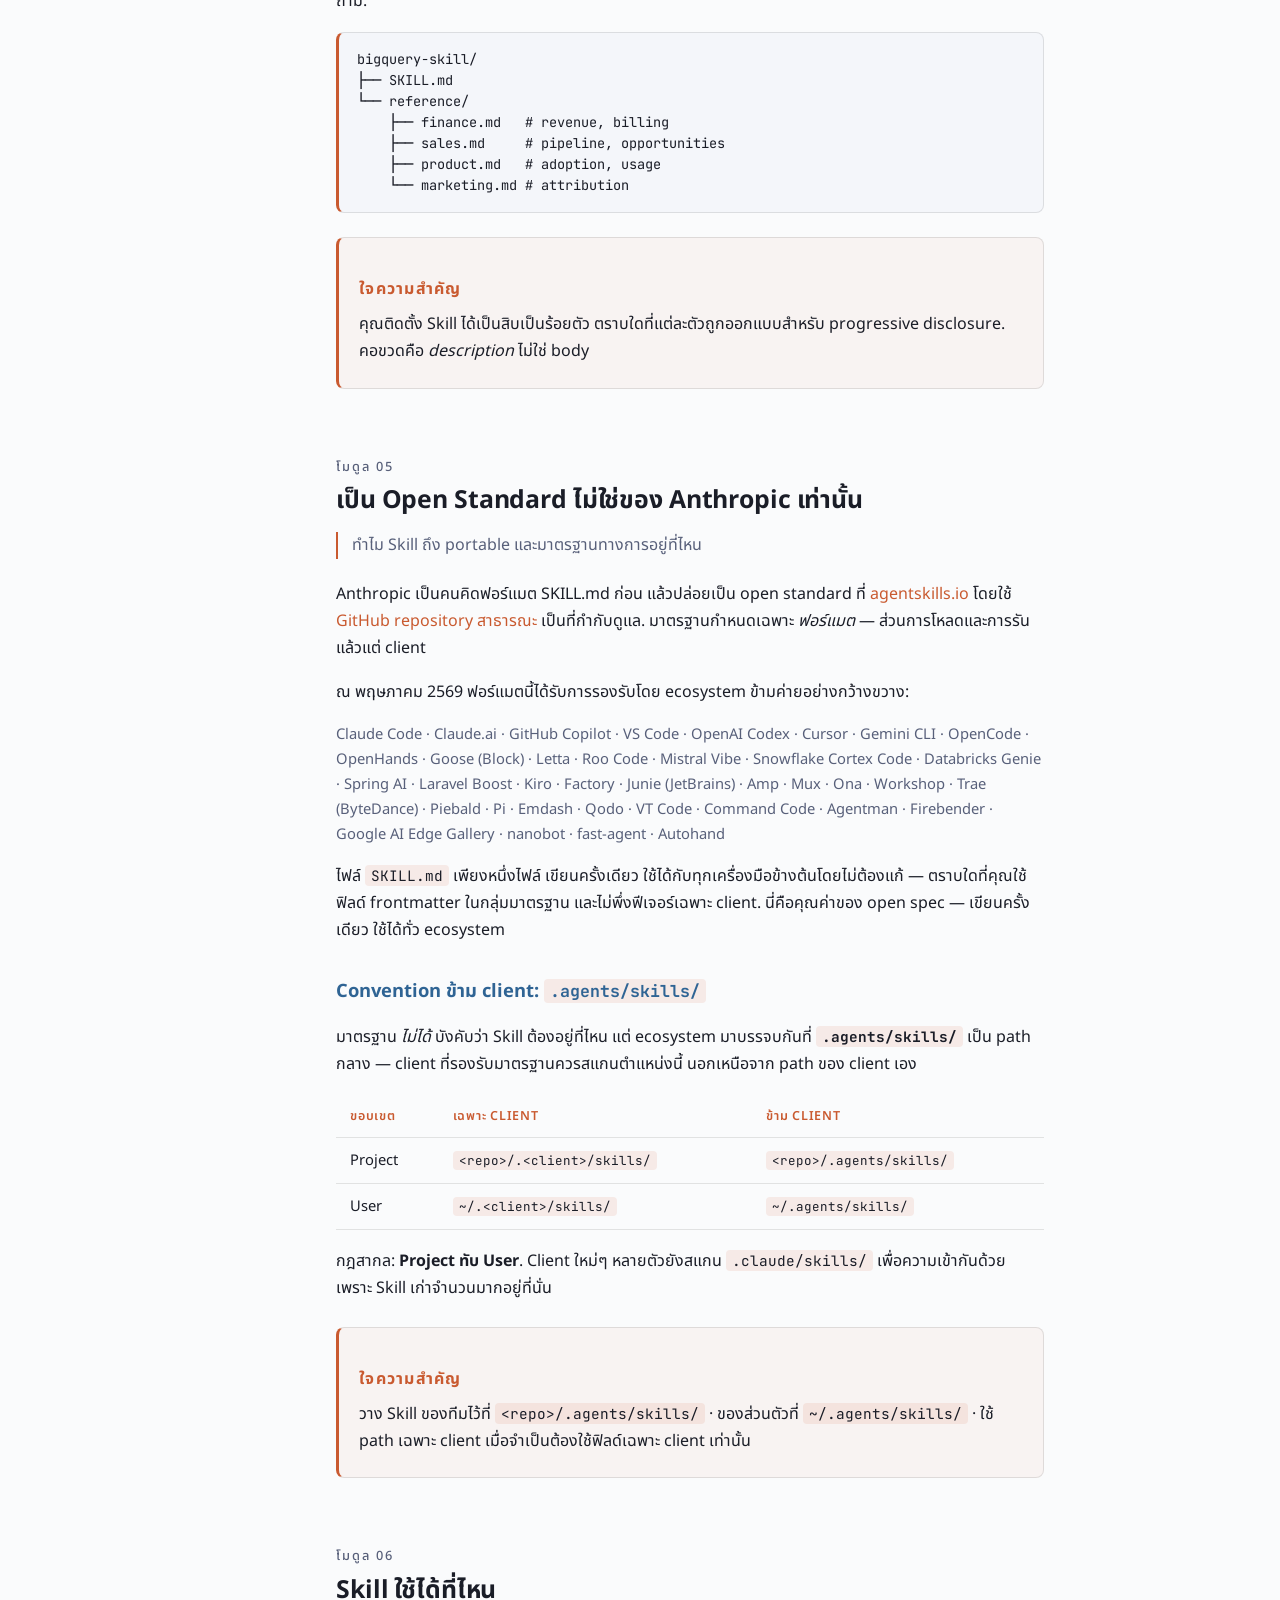
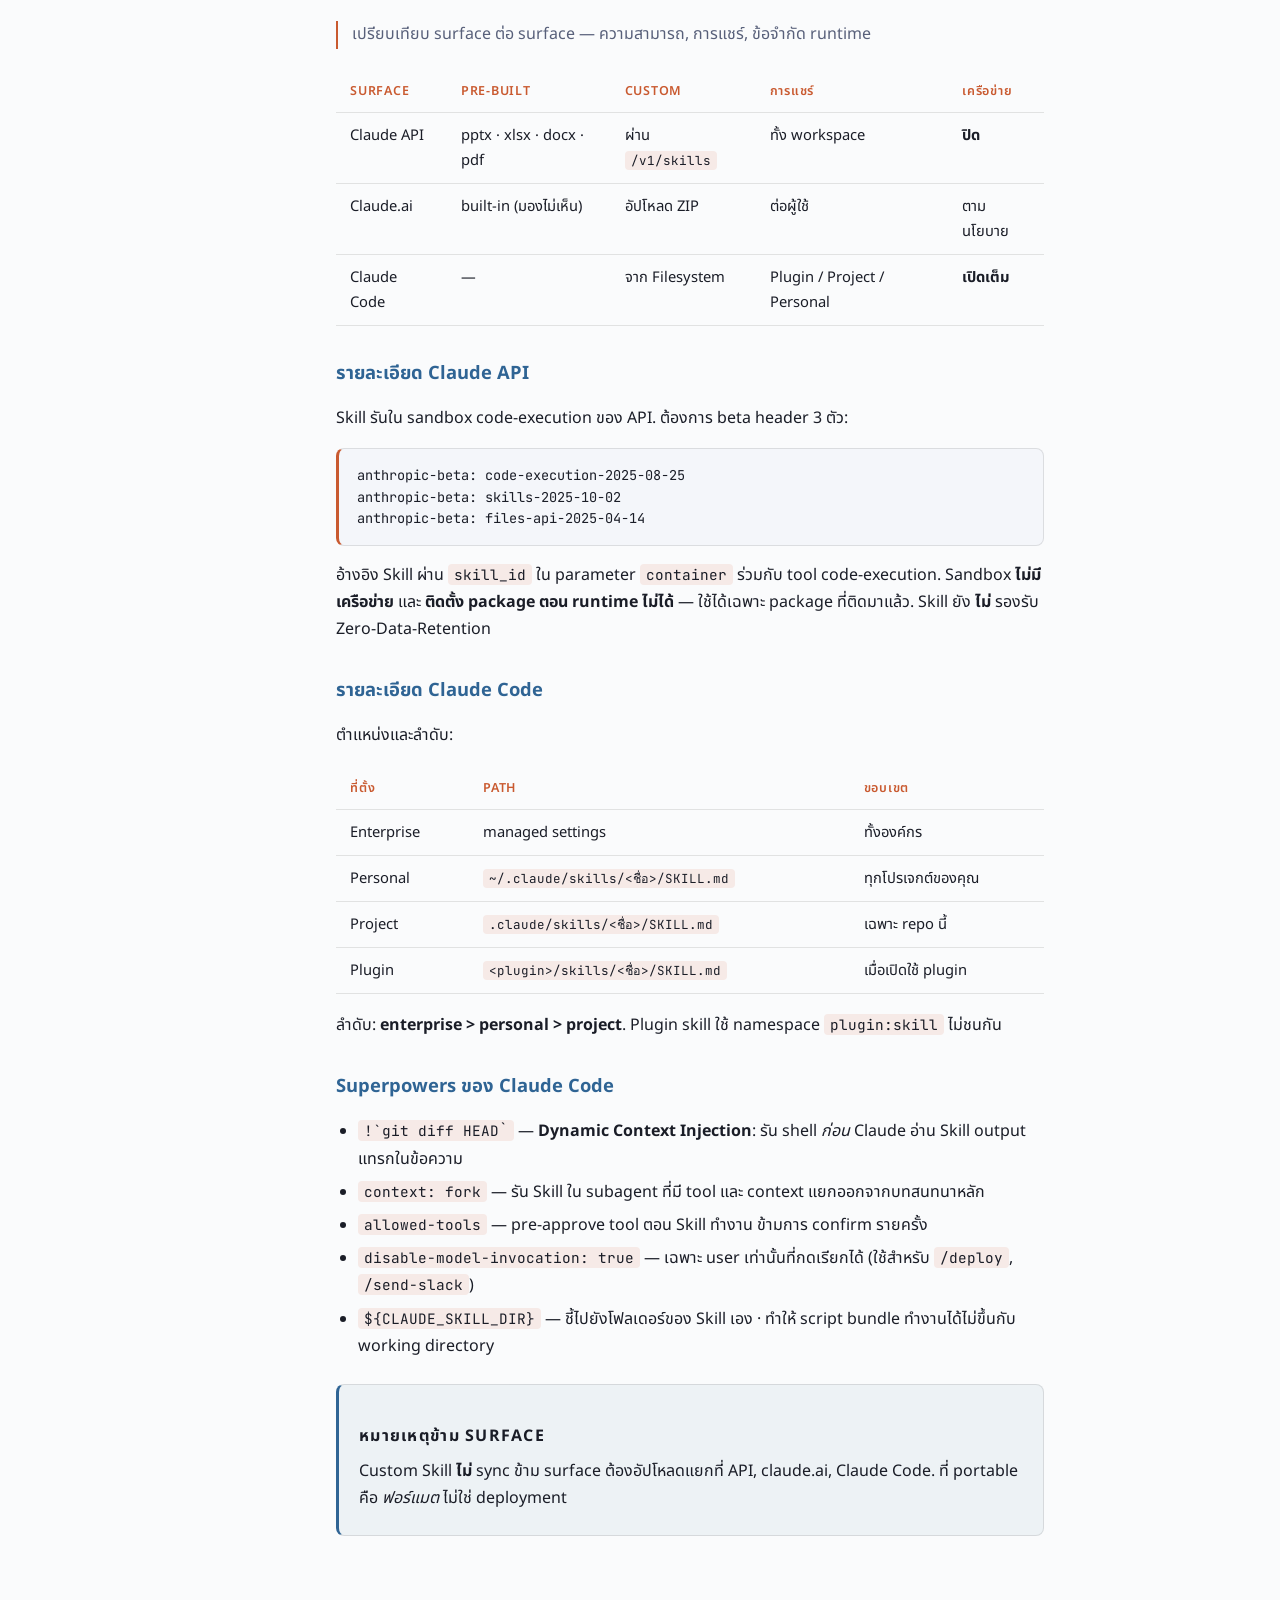
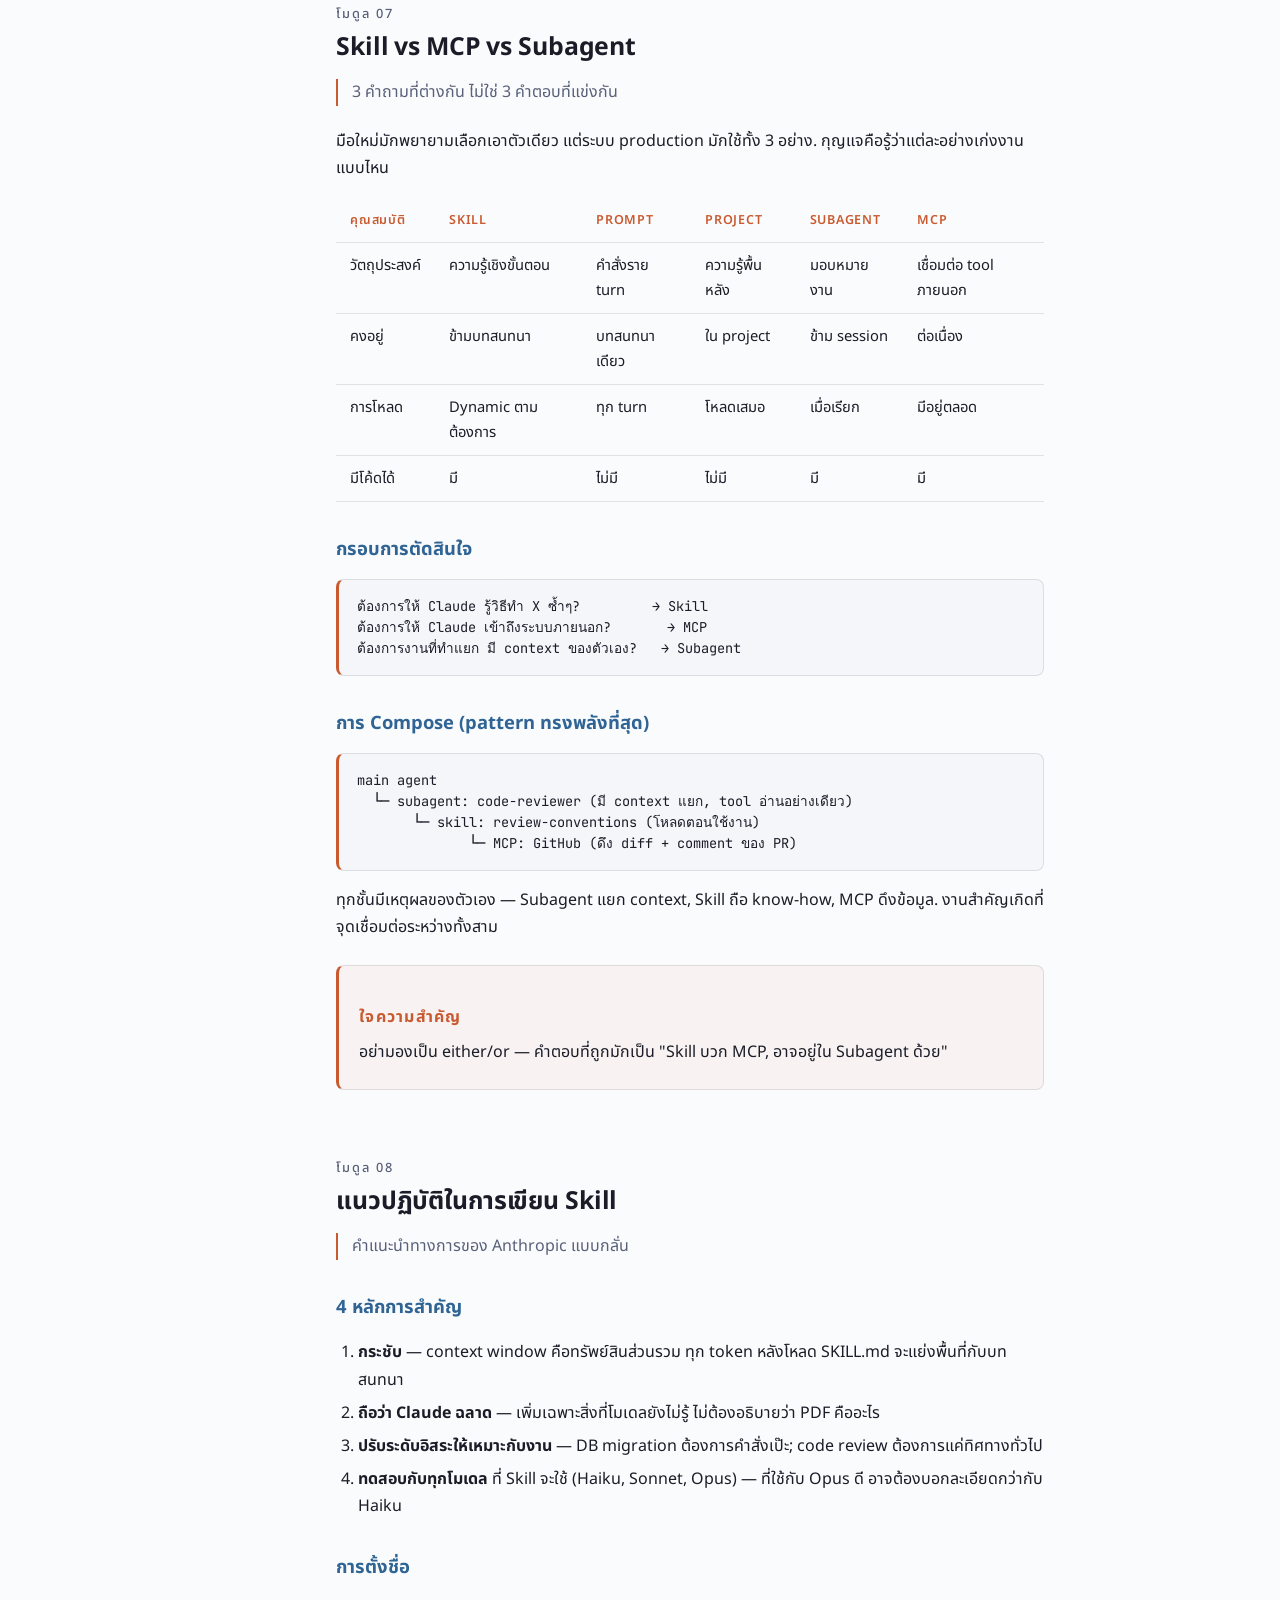
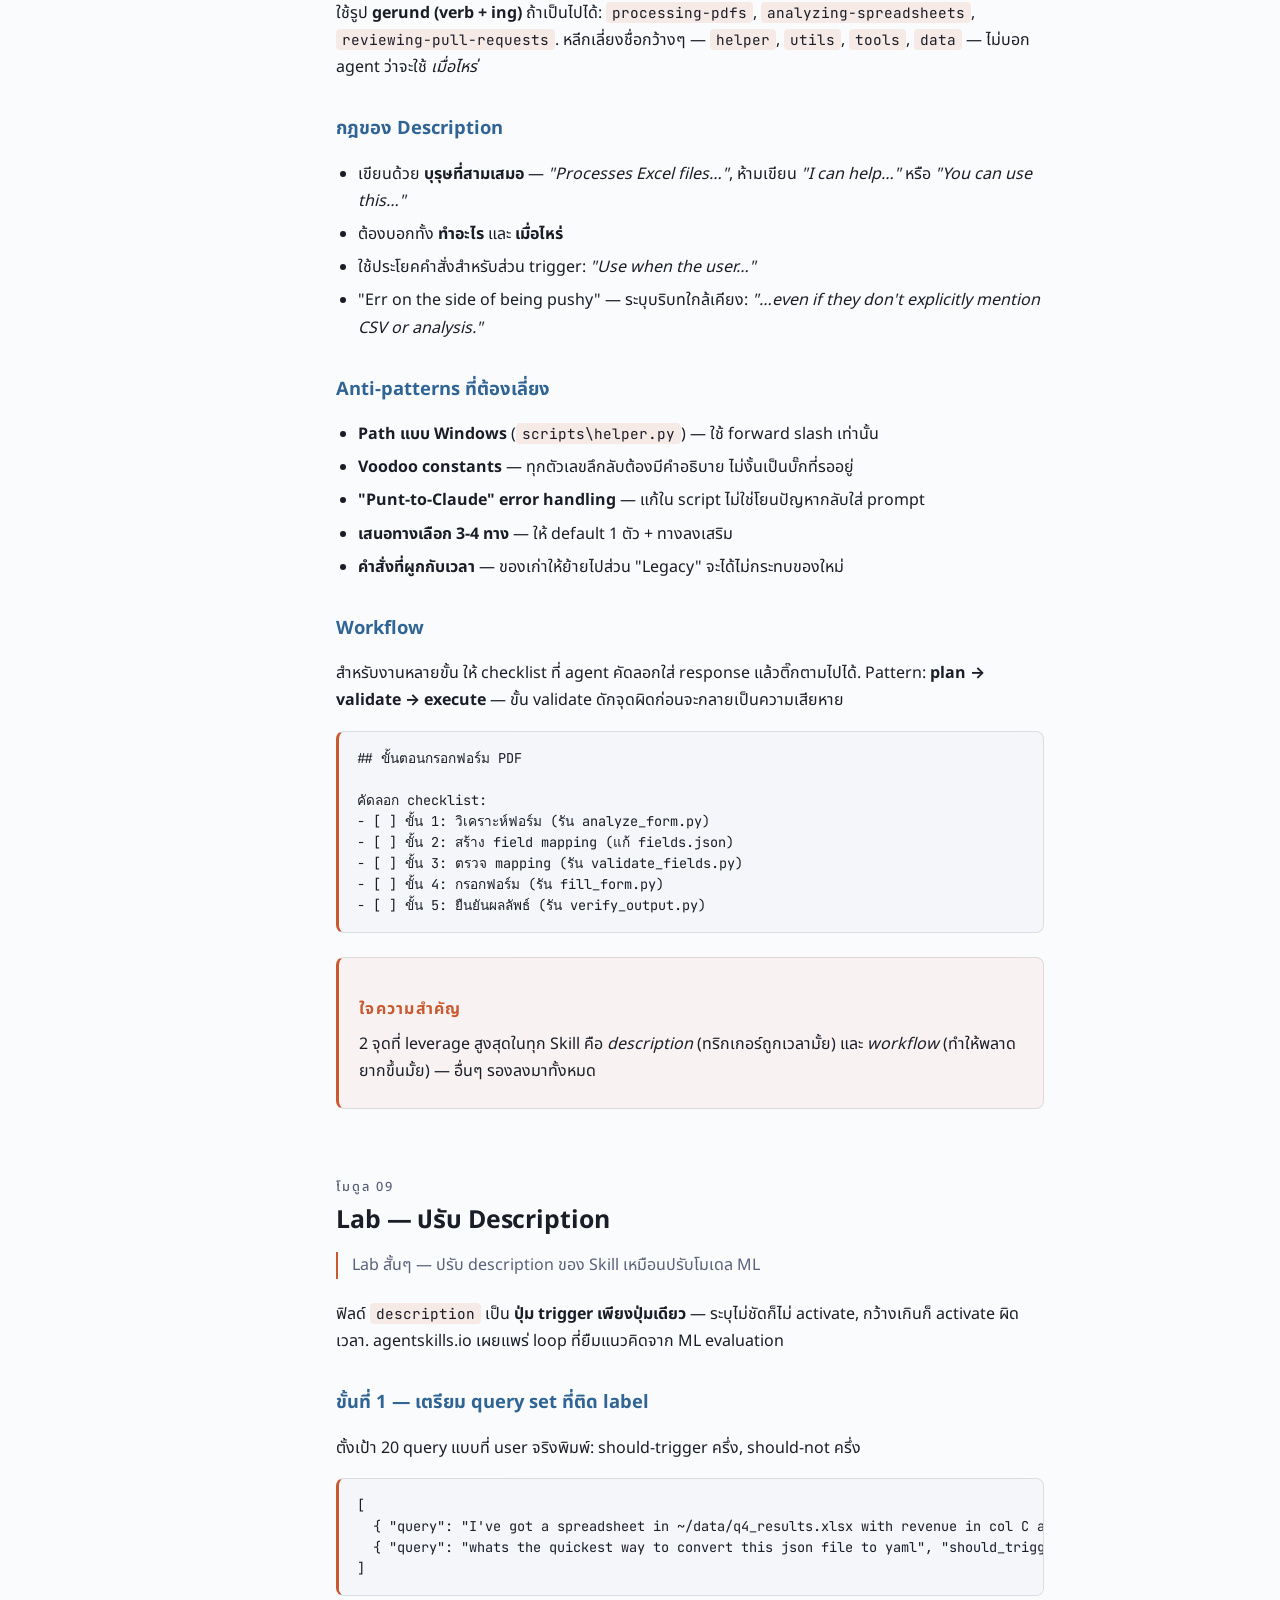
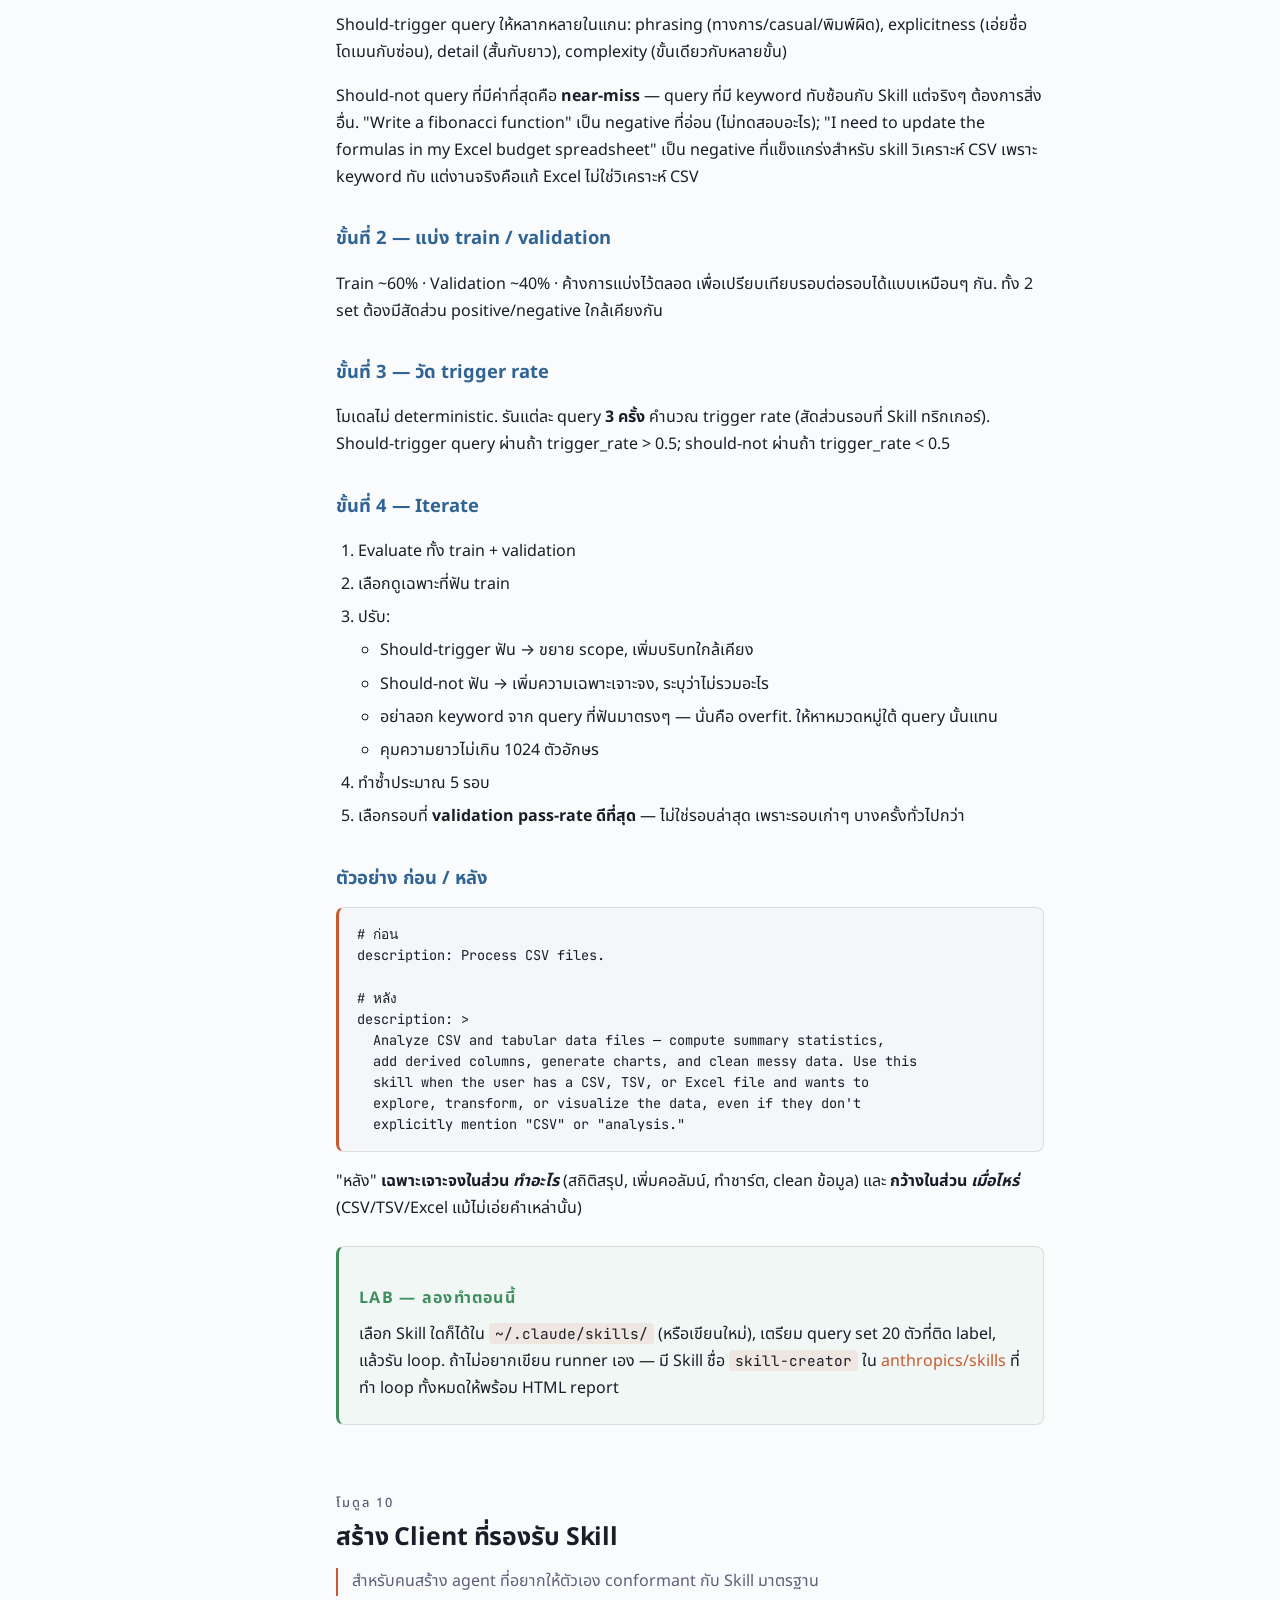
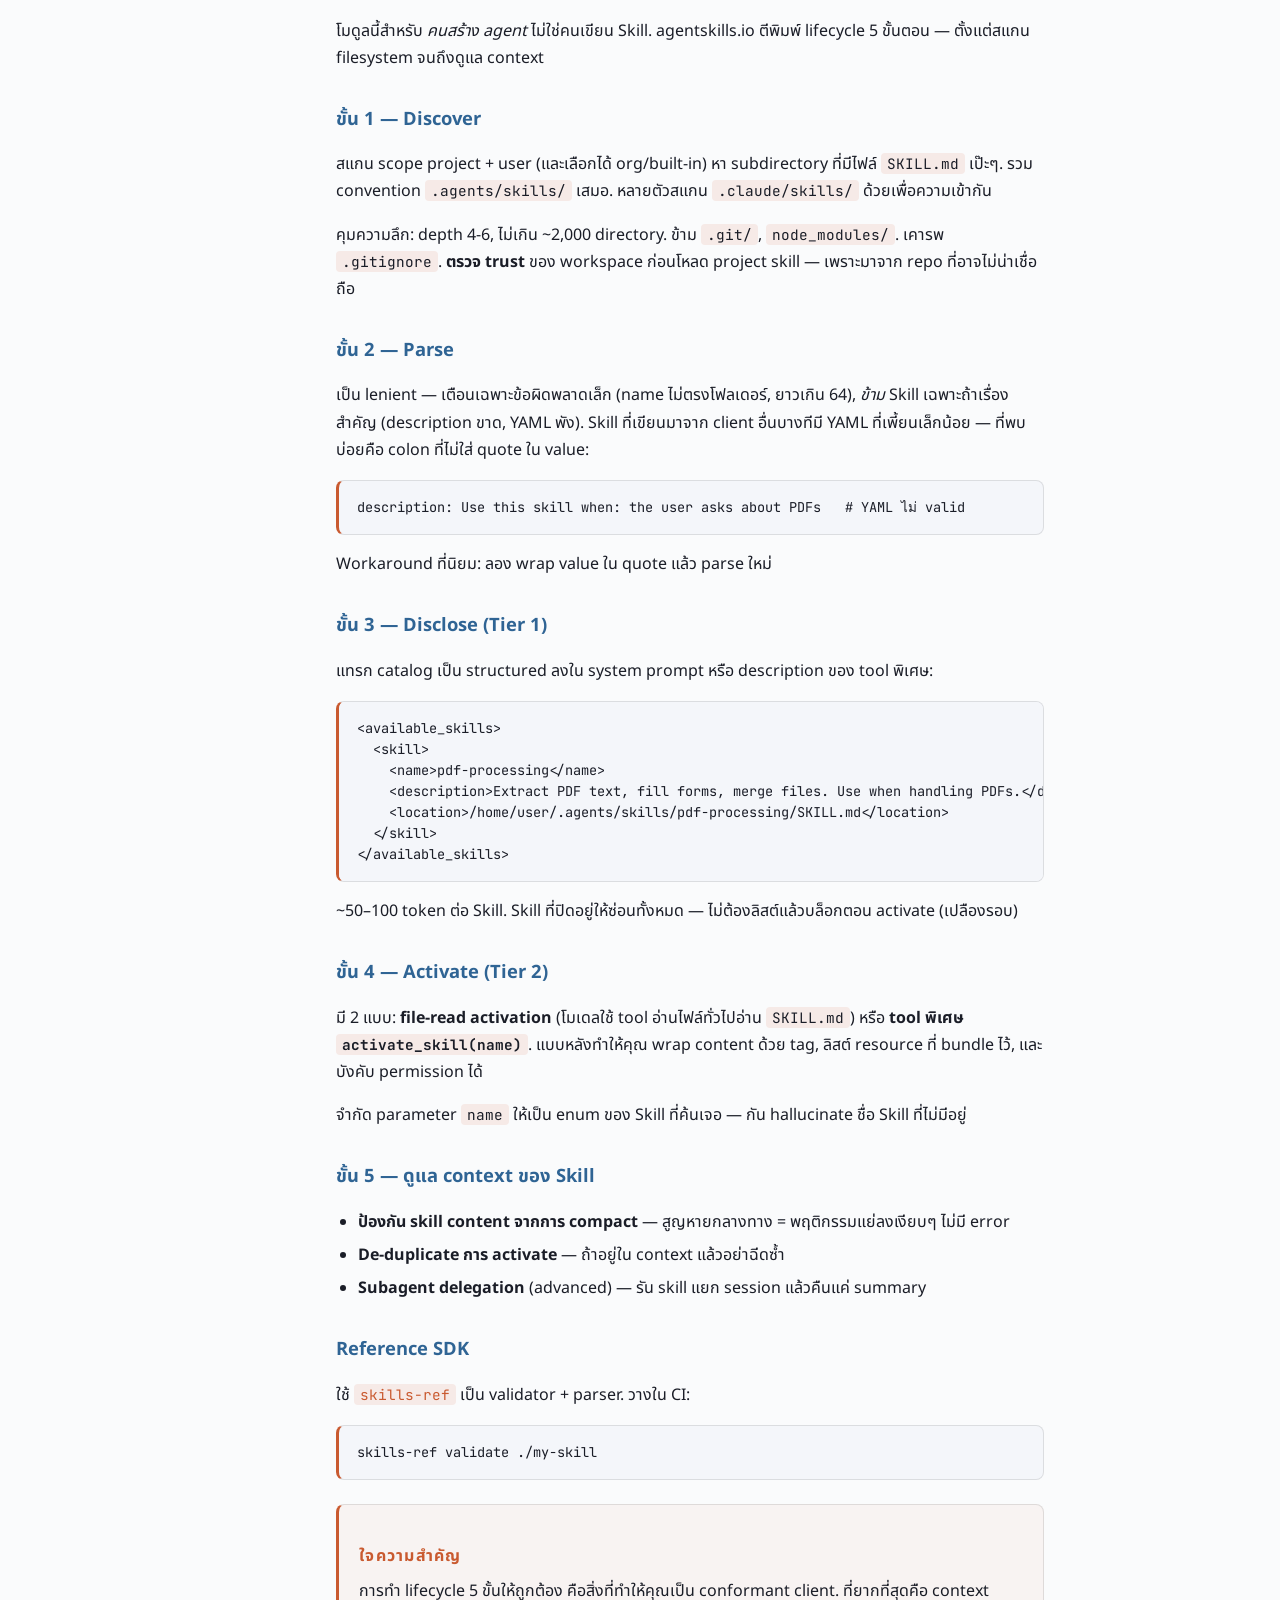
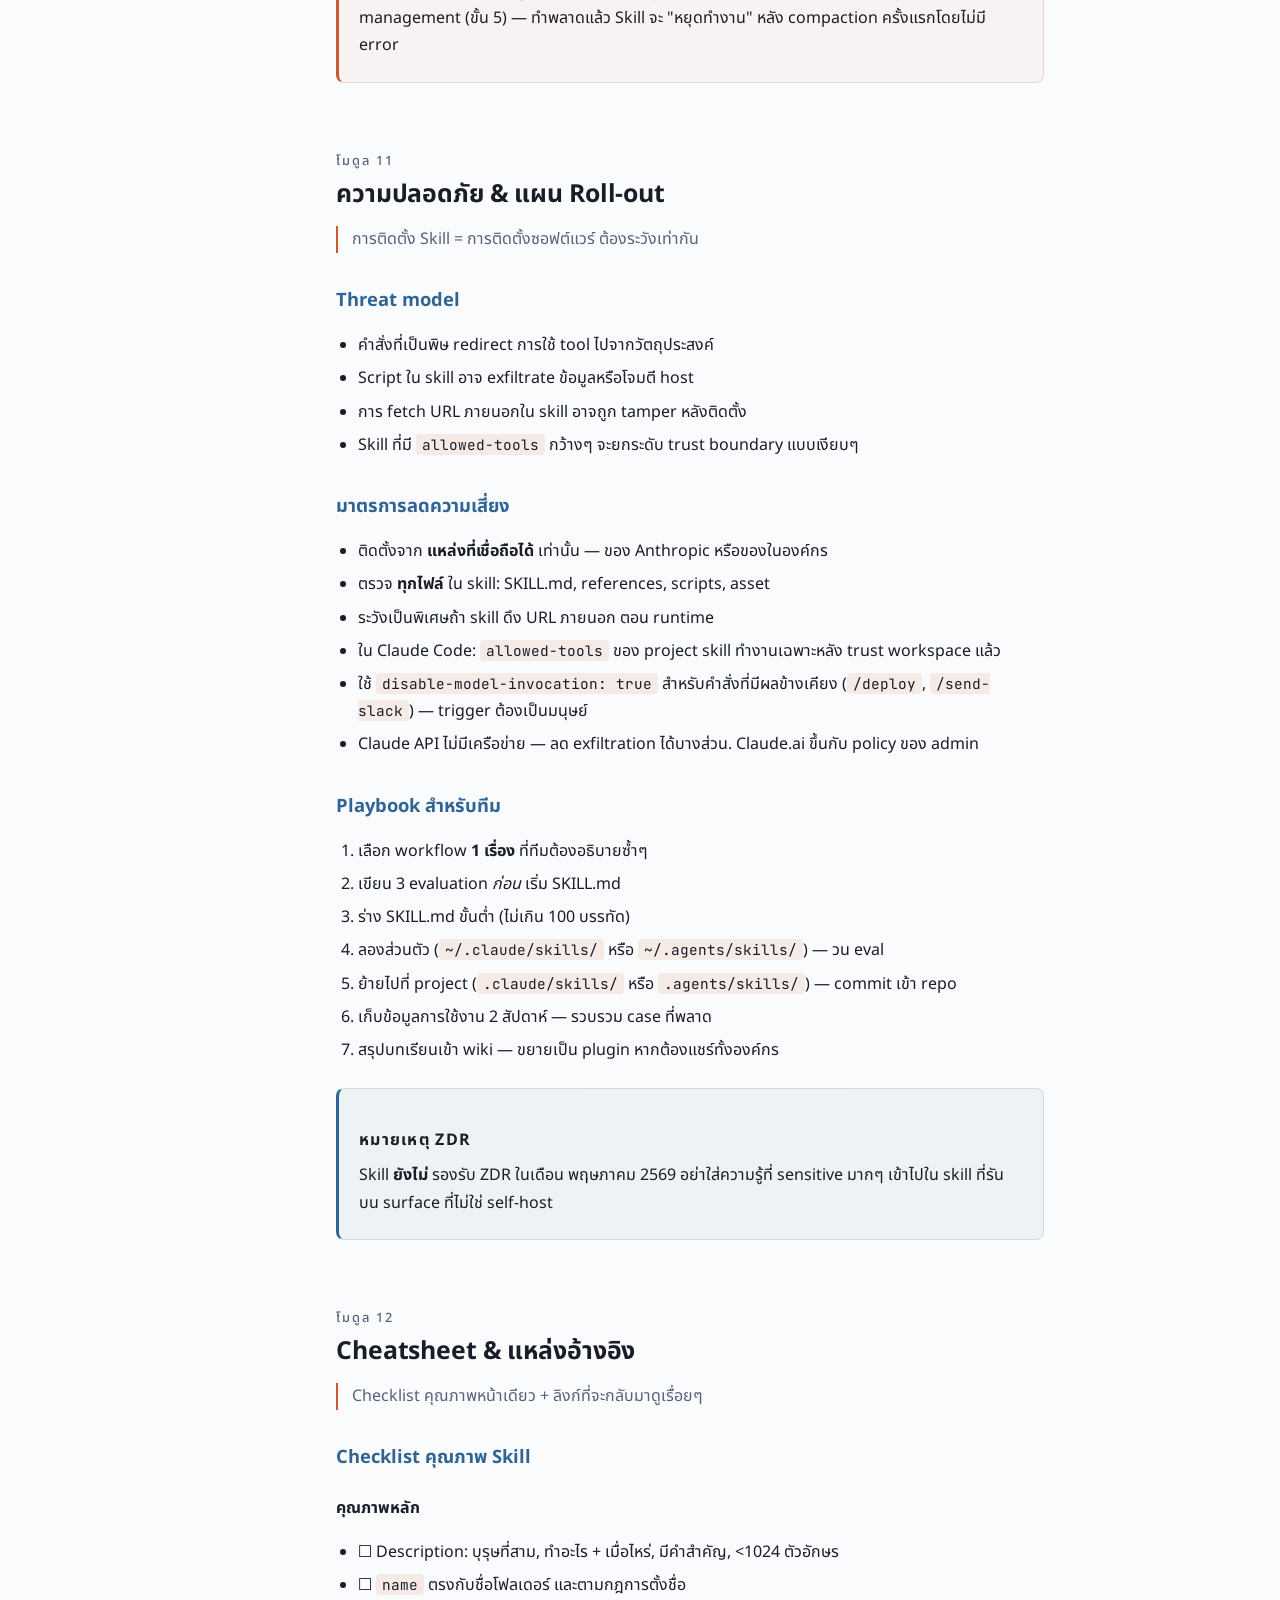
<file: course-th.html>
<!doctype html>
<html lang="th">
<head>
<meta charset="utf-8" />
<meta name="viewport" content="width=device-width, initial-scale=1" />
<title>Agent Skills 101 — หลักสูตรอ่านเอง (TH)</title>
<meta name="theme-color" content="#0f1116" media="(prefers-color-scheme: dark)" />
<meta name="theme-color" content="#fafbfc" media="(prefers-color-scheme: light)" />
<script>
  (function() {
    try {
      var stored = localStorage.getItem('theme');
      var theme = stored || (window.matchMedia('(prefers-color-scheme: light)').matches ? 'light' : 'dark');
      document.documentElement.dataset.theme = theme;
    } catch (e) { document.documentElement.dataset.theme = 'dark'; }
  })();
</script>
<link rel="preconnect" href="https://fonts.googleapis.com" />
<link rel="preconnect" href="https://fonts.gstatic.com" crossorigin />
<link href="https://fonts.googleapis.com/css2?family=Inter:wght@400;500;600;700&family=Noto+Sans+Thai:wght@400;500;600;700&family=JetBrains+Mono:wght@400;500&display=swap" rel="stylesheet" />
<style>
  :root, [data-theme="dark"] {
    --bg: #0f1116;
    --panel: #181b22;
    --panel-2: #1f242d;
    --accent: #d97757;
    --accent-2: #5d8aa8;
    --accent-3: #6dba88;
    --muted: #8a93a3;
    --text: #e8ecf2;
    --border: rgba(255,255,255,0.08);
    --code-bg: #11141a;
    --code-text: #d8e0eb;
    --soft-1: rgba(255,255,255,0.04);
    --soft-2: rgba(255,255,255,0.08);
  }
  [data-theme="light"] {
    --bg: #fafbfc;
    --panel: #ffffff;
    --panel-2: #f4f6fa;
    --accent: #c95a30;
    --accent-2: #2f6494;
    --accent-3: #3e8e5e;
    --muted: #58607a;
    --text: #1a1d27;
    --border: rgba(0,0,0,0.10);
    --code-bg: #f4f6fa;
    --code-text: #1a1d27;
    --soft-1: rgba(0,0,0,0.03);
    --soft-2: rgba(0,0,0,0.06);
  }
  * { box-sizing: border-box; }
  html, body { margin: 0; padding: 0; }
  body {
    font-family: "Noto Sans Thai", "Inter", "Segoe UI", system-ui, -apple-system, sans-serif;
    background: var(--bg);
    color: var(--text);
    line-height: 1.7;
    transition: background-color .25s ease, color .25s ease;
  }
  a { color: var(--accent); text-decoration: none; }
  a:hover { text-decoration: underline; }
  code { font-family: "JetBrains Mono", "Menlo", monospace; font-size: 0.9em;
    background: rgba(217,119,87,0.12); padding: 1px 6px; border-radius: 4px; }
  pre {
    background: var(--code-bg);
    border: 1px solid var(--border);
    border-left: 3px solid var(--accent);
    padding: 16px 18px;
    border-radius: 8px;
    overflow-x: auto;
    font-size: 0.85em;
    line-height: 1.55;
    font-family: "JetBrains Mono", "Menlo", monospace;
  }
  pre code { background: none; padding: 0; font-size: inherit; color: var(--code-text); font-family: inherit; }

  .layout { display: grid; grid-template-columns: 280px 1fr; max-width: 1280px; margin: 0 auto; gap: 0; }

  aside.toc {
    position: sticky; top: 0; align-self: start;
    height: 100vh; overflow-y: auto;
    border-right: 1px solid var(--border);
    padding: 28px 18px 28px 24px;
    background: var(--bg);
  }
  aside.toc .brand {
    font-weight: 700; font-size: 0.95em;
    color: var(--accent);
    text-transform: uppercase;
    letter-spacing: 0.1em;
    margin-bottom: 6px;
  }
  aside.toc .home-link { display: inline-block; color: var(--muted); font-size: 0.85em; margin-bottom: 26px; }
  aside.toc h2 { font-size: 0.7em; text-transform: uppercase; letter-spacing: 0.12em; color: var(--muted); margin: 16px 0 8px; }
  aside.toc ol { list-style: none; padding: 0; margin: 0; counter-reset: step; }
  aside.toc ol li { counter-increment: step; margin: 0; }
  aside.toc ol li a {
    display: block; color: var(--text); padding: 6px 10px;
    border-radius: 6px; font-size: 0.92em; line-height: 1.5;
  }
  aside.toc ol li a::before {
    content: counter(step) ". ";
    color: var(--muted);
    font-variant-numeric: tabular-nums;
  }
  aside.toc ol li a:hover { background: var(--panel); text-decoration: none; }
  aside.toc .meta { font-size: 0.78em; color: var(--muted); margin-top: 24px; padding-top: 16px; border-top: 1px solid var(--border); }
  aside.toc .meta a { color: var(--accent); }
  aside.toc .theme-row {
    display: flex; align-items: center; gap: 10px;
    margin-top: 14px; padding-top: 14px;
    border-top: 1px solid var(--border);
    font-size: 0.78em; color: var(--muted);
  }
  .theme-toggle {
    background: var(--soft-1);
    border: 1px solid var(--border);
    color: var(--muted);
    width: 30px; height: 30px;
    border-radius: 7px;
    display: inline-grid; place-items: center;
    cursor: pointer; padding: 0;
    transition: background-color .15s, color .15s, border-color .15s;
  }
  .theme-toggle:hover { background: var(--soft-2); color: var(--text); }
  .theme-toggle svg { width: 14px; height: 14px; display: block; }
  .theme-toggle .icon-moon { display: none; }
  [data-theme="light"] .theme-toggle .icon-sun { display: none; }
  [data-theme="light"] .theme-toggle .icon-moon { display: block; }

  main {
    padding: 56px 56px 96px;
    max-width: 820px;
  }
  main header.page-head { margin-bottom: 40px; padding-bottom: 24px; border-bottom: 1px solid var(--border); }
  main header.page-head .pill {
    display: inline-block; padding: 4px 12px; border-radius: 999px;
    background: rgba(217,119,87,0.15); color: var(--accent);
    font-size: 0.72em; letter-spacing: 0.12em; text-transform: uppercase;
    margin-bottom: 14px;
  }
  main header.page-head h1 { font-size: 2.2rem; font-weight: 700; margin: 0; letter-spacing: -0.01em; line-height: 1.3; }
  main header.page-head .lede { color: var(--muted); margin: 14px 0 0; font-size: 1.02em; }
  main header.page-head .quick-links { margin-top: 18px; font-size: 0.92em; }
  main header.page-head .quick-links a { margin-right: 16px; }

  section.module {
    margin: 56px 0;
    padding-top: 12px;
    scroll-margin-top: 16px;
  }
  section.module .num {
    color: var(--muted);
    font-size: 0.8em;
    letter-spacing: 0.16em;
    text-transform: uppercase;
    font-weight: 500;
  }
  section.module h2 {
    font-size: 1.55rem;
    margin: 6px 0 14px;
    font-weight: 700;
    letter-spacing: -0.005em;
    line-height: 1.35;
  }
  section.module .summary {
    color: var(--muted);
    font-size: 1em;
    margin: 0 0 22px;
    padding-left: 14px;
    border-left: 2px solid var(--accent);
  }
  section.module h3 { font-size: 1.15rem; margin: 32px 0 10px; color: var(--accent-2); }
  section.module h4 { font-size: 1rem; margin: 22px 0 8px; color: var(--text); }
  section.module ul, section.module ol { padding-left: 22px; }
  section.module li { margin: 6px 0; }

  .callout {
    background: rgba(93,138,168,0.08);
    border: 1px solid var(--border);
    border-left: 3px solid var(--accent-2);
    border-radius: 8px;
    padding: 16px 20px;
    margin: 24px 0;
  }
  .callout.takeaway { border-left-color: var(--accent); background: rgba(217,119,87,0.06); }
  .callout.lab { border-left-color: var(--accent-3); background: rgba(109,186,136,0.06); }
  .callout h4 { margin: 0 0 8px; color: var(--text); font-size: 0.92em; text-transform: uppercase; letter-spacing: 0.08em; }
  .callout.takeaway h4 { color: var(--accent); }
  .callout.lab h4 { color: var(--accent-3); }
  .callout p { margin: 6px 0; }

  table {
    width: 100%; border-collapse: collapse; margin: 18px 0;
    font-size: 0.92em;
  }
  th, td { padding: 10px 14px; text-align: left; border-bottom: 1px solid var(--border); vertical-align: top; }
  th { color: var(--accent); font-weight: 600; font-size: 0.85em; text-transform: uppercase; letter-spacing: 0.06em; }
  td code { font-size: 0.85em; }

  blockquote {
    margin: 18px 0;
    padding: 0 0 0 18px;
    color: var(--muted);
    border-left: 3px solid var(--accent);
    font-style: italic;
  }

  .term-en {
    color: var(--muted);
    font-style: italic;
    font-size: 0.9em;
  }

  .footer-nav {
    display: flex; justify-content: space-between; align-items: center;
    margin-top: 64px; padding-top: 24px; border-top: 1px solid var(--border);
    font-size: 0.9em;
  }

  @media (max-width: 900px) {
    .layout { grid-template-columns: 1fr; }
    aside.toc { position: static; height: auto; border-right: none; border-bottom: 1px solid var(--border); padding: 20px 24px; }
    main { padding: 32px 24px 64px; }
  }
</style>
</head>
<body>
<div class="layout">

<aside class="toc">
  <div class="brand">Agent Skills 101</div>
  <a class="home-link" href="index.html">← กลับหน้า Portal</a>

  <h2>บทเรียน</h2>
  <ol>
    <li><a href="#m1">เริ่มต้น &amp; สิ่งที่จะได้เรียนรู้</a></li>
    <li><a href="#m2">Agent Skill คืออะไร</a></li>
    <li><a href="#m3">โครงสร้างของ SKILL.md</a></li>
    <li><a href="#m4">Progressive Disclosure</a></li>
    <li><a href="#m5">เป็น Open Standard ไม่ใช่ของ Anthropic เท่านั้น</a></li>
    <li><a href="#m6">Skill ใช้ได้ที่ไหน</a></li>
    <li><a href="#m7">Skill vs MCP vs Subagent</a></li>
    <li><a href="#m8">แนวปฏิบัติในการเขียน Skill</a></li>
    <li><a href="#m9">Lab — ปรับ Description</a></li>
    <li><a href="#m10">สร้าง Client ที่รองรับ Skill</a></li>
    <li><a href="#m11">ความปลอดภัย &amp; แผน Roll-out</a></li>
    <li><a href="#m12">Cheatsheet &amp; แหล่งอ้างอิง</a></li>
  </ol>

  <div class="meta">
    สไลด์: <a href="slides/training-en.html">EN</a> · <a href="slides/training-th.html">TH</a><br>
    มาตรฐาน: <a href="https://agentskills.io">agentskills.io</a><br>
    Wiki: <a href="wiki-index.md">เปิดดู</a>
  </div>
  <div class="theme-row">
    <button class="theme-toggle" id="theme-toggle" type="button" aria-label="Toggle dark/light theme" title="สลับธีม">
      <svg class="icon-sun" viewBox="0 0 24 24" fill="none" stroke="currentColor" stroke-width="2" stroke-linecap="round" stroke-linejoin="round" aria-hidden="true">
        <circle cx="12" cy="12" r="4"/>
        <path d="M12 2v2"/><path d="M12 20v2"/>
        <path d="m4.93 4.93 1.41 1.41"/><path d="m17.66 17.66 1.41 1.41"/>
        <path d="M2 12h2"/><path d="M20 12h2"/>
        <path d="m4.93 19.07 1.41-1.41"/><path d="m17.66 6.34 1.41-1.41"/>
      </svg>
      <svg class="icon-moon" viewBox="0 0 24 24" fill="none" stroke="currentColor" stroke-width="2" stroke-linecap="round" stroke-linejoin="round" aria-hidden="true">
        <path d="M21 12.79A9 9 0 1 1 11.21 3 7 7 0 0 0 21 12.79z"/>
      </svg>
    </button>
    <span>ธีม</span>
  </div>
</aside>

<main>

<header class="page-head">
  <span class="pill">หลักสูตรอ่านเอง · ภาษาไทย</span>
  <h1>Agent Skills — เจาะลึกเชิงเทคนิค</h1>
  <p class="lede">บทเรียน 12 โมดูล ครอบคลุมมาตรฐานเปิด Agent Skills — ตั้งแต่นิยาม วิธีโหลด ไปจนถึงการเขียน, ทดสอบ, การรักษาความปลอดภัย และการ Roll-out ในทีม</p>
  <div class="quick-links">
    <a href="#m1">เริ่มอ่าน →</a>
    <a href="slides/training-th.html">สไลด์</a>
    <a href="course-en.html">English version</a>
  </div>
</header>

<!-- Module 1 -->
<section id="m1" class="module">
  <div class="num">โมดูล 01</div>
  <h2>เริ่มต้น &amp; สิ่งที่จะได้เรียนรู้</h2>
  <p class="summary">ปฐมบทสั้นๆ — ทำไมต้องมี Skill, อะไรเปลี่ยนแปลงเมื่อเริ่มใช้, และเส้นทางของหลักสูตร</p>

  <p>Coding Agent สมัยใหม่เก่งงานทั่วๆ ไป แต่มักจะ <em>ไม่มี</em> บริบทเฉพาะที่จำเป็นสำหรับการทำงานจริงให้น่าเชื่อถือ — เช่น convention การ commit ของทีม, วิธีกรอกฟอร์ม PDF ที่บริษัทใช้, runbook การ migrate ที่ Senior Engineer เก็บไว้ใน Notion. <strong>Agent Skill</strong> คือฟอร์แมตเปิดสำหรับเก็บความรู้เชิงขั้นตอนเหล่านั้นในรูปโฟลเดอร์ (มี <code>SKILL.md</code> หนึ่งไฟล์ บวกพี่น้องเลือกได้) ซึ่ง agent ทุกตัวที่รองรับมาตรฐานสามารถค้นเจอและโหลดเข้าใช้งานเมื่อต้องการ</p>

  <p>เมื่อเขียน Skill ครั้งเดียว — เราเลิกพิมพ์คำสั่งเดิมๆ ทุก session. เมื่อมันเข้า source control — ทั้งทีมได้ใช้. เมื่อมันอยู่ใน <code>.agents/skills/</code> — ทุก client ที่รองรับมาตรฐาน เช่น Claude Code, Copilot, Cursor, Codex, Gemini CLI และอีกหลายสิบตัว — สามารถใช้งานได้โดยไม่ต้องดัดแปลง</p>

  <h3>หัวข้อที่ครอบคลุม</h3>
  <ul>
    <li>โครงสร้างทางเทคนิคของ Skill — frontmatter, body, ไฟล์พี่น้อง, กฎ validation</li>
    <li>Progressive disclosure — ทำไม Skill ไม่ทำให้ context window ระเบิด และวิธีเขียนให้ใช้ประโยชน์</li>
    <li>มาตรฐานเปิดที่ <code>agentskills.io</code> และ convention ข้าม client</li>
    <li>กรอบการตัดสินใจระหว่าง Skill / MCP / Subagent (จะต้องใช้ทั้ง 3 อย่าง)</li>
    <li>แนวปฏิบัติการเขียนพร้อมตัวอย่างจริง</li>
    <li>Lab สั้นๆ เรื่องการปรับ description — มิติคุณภาพที่สำคัญที่สุด</li>
    <li>วิธีทำ client ของคุณเองให้รองรับ Skill</li>
    <li>โมเดลความปลอดภัย, แผน roll-out, และ cheatsheet ที่เก็บไว้ใช้ต่อได้</li>
  </ul>

  <div class="callout">
    <h4>ใช้เวลา</h4>
    <p>~45 นาทีสำหรับการอ่าน, ~90 นาทีถ้าทำ Lab ด้วย</p>
  </div>
</section>

<!-- Module 2 -->
<section id="m2" class="module">
  <div class="num">โมดูล 02</div>
  <h2>Agent Skill คืออะไร</h2>
  <p class="summary">นิยามที่ชัดเจน ไม่ผูกกับเจ้าใดเจ้าหนึ่ง</p>

  <p><strong>Agent Skill</strong> คือโฟลเดอร์ที่จัดระเบียบไว้ ประกอบด้วยคำสั่ง สคริปต์ และทรัพยากรต่างๆ ซึ่ง agent สามารถ <em>ค้นหาและโหลดเข้ามาแบบ dynamic</em> เพื่อทำงานเฉพาะอย่างให้ดีขึ้น สัญญาของรูปแบบนี้มี 3 ส่วน:</p>

  <ol>
    <li><strong>โฟลเดอร์</strong> ที่ชื่อตรงกับชื่อ Skill</li>
    <li><strong>ไฟล์ <code>SKILL.md</code></strong> ที่ root ของโฟลเดอร์ มี YAML frontmatter + markdown</li>
    <li><strong>โฟลเดอร์พี่น้องแบบทางเลือก</strong> ตามชื่อมาตรฐาน: <code>scripts/</code>, <code>references/</code>, <code>assets/</code></li>
  </ol>

  <pre><code>my-skill/
├── SKILL.md          # บังคับ — ไฟล์เริ่มต้น
├── scripts/          # ทางเลือก — โค้ดที่รันได้
├── references/       # ทางเลือก — เอกสาร
├── assets/           # ทางเลือก — template, ข้อมูล
└── ...</code></pre>

  <p>สเปคถูกออกแบบให้น้อยที่สุดเท่าที่จำเป็น มีฟิลด์บังคับ 2 ตัว — <code>name</code> และ <code>description</code> — บวก markdown body. ส่วนอื่นเป็น optional หรือเฉพาะ platform</p>

  <blockquote>"การสร้าง Skill ก็เหมือนการเขียนคู่มือต้อนรับพนักงานใหม่" — Anthropic Engineering</blockquote>

  <p>การเปรียบเทียบนี้แม่นยำ — พนักงานใหม่ไม่ต้องท่องทั้ง wiki ในวันแรก เขาต้องการสารบัญและ pointer ไปยังเอกสารลึกๆ. Agent ก็เหมือนกัน — มันไม่อ่าน Skill ทุกตัวจนจบ มันอ่านเฉพาะตัวที่เห็นว่าตรงกับงานปัจจุบัน</p>

  <div class="callout takeaway">
    <h4>ใจความสำคัญ</h4>
    <p>Skill เป็น <em>โฟลเดอร์</em> ไม่ใช่ snippet. โครงสร้างไฟล์นั่นแหละ คือสิ่งที่ทำให้ progressive disclosure เป็นไปได้</p>
  </div>
</section>

<!-- Module 3 -->
<section id="m3" class="module">
  <div class="num">โมดูล 03</div>
  <h2>โครงสร้างของ <code>SKILL.md</code></h2>
  <p class="summary">ฟิลด์ใน frontmatter, กฎ validation และเนื้อหา body</p>

  <p>ทุกไฟล์ <code>SKILL.md</code> เริ่มด้วย YAML frontmatter ที่ขนาบด้วย <code>---</code>:</p>

  <pre><code>---
name: pdf-processing
description: Extract text and tables from PDF files, fill forms, merge documents. Use when working with PDF files or when the user mentions PDFs, forms, or document extraction.
---

# PDF Processing
...เนื้อหา markdown...</code></pre>

  <h3>ฟิลด์บังคับ (ตามมาตรฐานเปิด)</h3>
  <table>
    <thead><tr><th>ฟิลด์</th><th>กฎ</th></tr></thead>
    <tbody>
      <tr><td><code>name</code></td><td>1-64 ตัวอักษร · ตัวพิมพ์เล็ก/ตัวเลข/ขีดกลาง · ห้ามขึ้นหรือลงด้วย <code>-</code> · ห้าม <code>--</code> ติดกัน · <strong>ต้องตรงกับชื่อโฟลเดอร์แม่</strong></td></tr>
      <tr><td><code>description</code></td><td>1-1024 ตัวอักษร · ต้องบอกทั้ง <em>ทำอะไร</em> และ <em>ใช้เมื่อไหร่</em></td></tr>
    </tbody>
  </table>

  <h3>ฟิลด์ทางเลือก (ตามมาตรฐานเปิด)</h3>
  <table>
    <thead><tr><th>ฟิลด์</th><th>ใช้ทำอะไร</th></tr></thead>
    <tbody>
      <tr><td><code>license</code></td><td>ชื่อ License หรือชื่อไฟล์ License ที่ bundle มาด้วย</td></tr>
      <tr><td><code>compatibility</code></td><td>≤500 ตัวอักษร · ระบุข้อกำหนดสภาพแวดล้อม เช่น <code>Requires Python 3.14+ and uv</code></td></tr>
      <tr><td><code>metadata</code></td><td>map string→string สำหรับฟิลด์เพิ่มเติมที่ client กำหนดเอง (เช่น version, author)</td></tr>
      <tr><td><code>allowed-tools</code></td><td>รายการ tool ที่ pre-approve คั่นด้วย space — <em>ยังเป็น Experimental</em></td></tr>
    </tbody>
  </table>

  <h3>ฟิลด์เสริมเฉพาะ Claude Code</h3>
  <p>Claude Code เพิ่มฟิลด์ที่ใช้ได้เฉพาะตอน Skill ทำงานใน Claude Code: <code>when_to_use</code>, <code>argument-hint</code>, <code>arguments</code>, <code>disable-model-invocation</code>, <code>user-invocable</code>, <code>model</code>, <code>effort</code>, <code>context: fork</code>, <code>agent</code>, <code>hooks</code>, <code>paths</code>, <code>shell</code> — ใช้เมื่อต้องการพฤติกรรมเฉพาะ ถ้าต้องการ portability ข้าม client ให้ยึดเฉพาะฟิลด์มาตรฐาน</p>

  <h3>เนื้อหา (Body)</h3>
  <p>เขียนอะไรก็ได้ที่ช่วย agent ทำงานได้ดี — ขั้นตอน, ตัวอย่าง, edge case. ไม่มีข้อจำกัดเรื่องฟอร์แมต. ที่แนะนำคือไม่เกิน <strong>500 บรรทัด</strong> — ถ้าเกินให้แตกเป็นไฟล์พี่น้อง</p>

  <div class="callout takeaway">
    <h4>ใจความสำคัญ</h4>
    <p>มาตรฐานเล็กโดยเจตนา — ใช้ฟิลด์บังคับให้คล่องก่อน แล้วค่อยเพิ่มฟิลด์ทางเลือกเมื่อจำเป็นจริงๆ</p>
  </div>
</section>

<!-- Module 4 -->
<section id="m4" class="module">
  <div class="num">โมดูล 04</div>
  <h2>Progressive Disclosure</h2>
  <p class="summary">หลักการออกแบบเดียวที่ทำให้ Skill ขยายได้ไม่จำกัด</p>

  <p>ถ้า Skill ทุกตัวถูกโหลดทั้งเนื้อหาเข้า context ตั้งแต่ตอน startup, การติดตั้ง 10 Skill ก็จะเผา 50,000 token ก่อนผู้ใช้พิมพ์อะไรเลย. Progressive disclosure คือโมเดลการโหลดทีละขั้นที่ป้องกันปัญหานี้ — Skill จะถูกโหลดใน <strong>3 ระดับ</strong>:</p>

  <table>
    <thead><tr><th>ระดับ</th><th>โหลดอะไร</th><th>เมื่อไหร่</th><th>Token ที่ใช้</th></tr></thead>
    <tbody>
      <tr><td><strong>L1 — Metadata</strong></td><td><code>name</code> + <code>description</code></td><td>ตลอด (เริ่ม session)</td><td>~100 / Skill</td></tr>
      <tr><td><strong>L2 — Instructions</strong></td><td>SKILL.md body</td><td>เมื่อ agent ตัดสินใจว่าตรงงาน</td><td>&lt; 5,000 (แนะนำ)</td></tr>
      <tr><td><strong>L3+ — Resources</strong></td><td>ไฟล์ใน <code>scripts/</code>, <code>references/</code>, <code>assets/</code></td><td>เรียกตามต้องการผ่าน bash / file-read</td><td>เกือบไม่จำกัด</td></tr>
    </tbody>
  </table>

  <p>L3 คือจุดที่กำลังขยายตัว ไฟล์อ้างอิงเช่น <code>references/finance.md</code> กิน <em>0 token</em> จนกว่า agent จะเปิดดู. สคริปต์ยิ่งดีกว่า — โค้ดต้นฉบับไม่เคยเข้า context มีแต่ <em>output</em> เท่านั้น. สคริปต์ Python 2,000 บรรทัดที่พิมพ์ "OK" ใช้แค่ 3 token</p>

  <h3>ผลต่อการเขียน</h3>
  <ul>
    <li><code>SKILL.md</code> body ไม่ควรเกิน <strong>500 บรรทัด</strong> — เนื้อหาที่ใหญ่กว่าให้แตกเป็นไฟล์พี่น้อง</li>
    <li>อ้างอิงไฟล์พี่น้อง <strong>ลึกแค่ระดับเดียว</strong> จาก <code>SKILL.md</code> — agent อาจอ่านไฟล์ที่ต่อกันแบบ partial (เช่น <code>head -100</code>) ทำให้พลาดเนื้อหาหลังบรรทัด 100</li>
    <li>ไฟล์อ้างอิงที่ยาวกว่า ~100 บรรทัด ต้องมี <strong>Contents</strong> อยู่ด้านบน เพื่อให้ agent กระโดดไปส่วนที่ต้องการได้</li>
    <li>งาน deterministic ที่รันยาว ให้เขียนเป็น <strong>script</strong> ดีกว่าการเขียน instruction ให้ agent ทำตามเป๊ะๆ</li>
  </ul>

  <h3>Pattern 1 — guide + references</h3>
<pre><code># PDF Processing

## Quick start
[คำแนะนำ inline สั้นๆ]

## Advanced features
- Form filling: see [FORMS.md](FORMS.md)
- Reference: see [REFERENCE.md](REFERENCE.md)
- Examples: see [EXAMPLES.md](EXAMPLES.md)</code></pre>

  <h3>Pattern 2 — แยกตามโดเมน</h3>
  <p>Skill ที่มีหลายโดเมน เช่น BigQuery ที่มีหลาย dataset ให้แยกอ้างอิงตามโดเมน เพื่อ agent โหลดเฉพาะที่ถูกถาม:</p>
<pre><code>bigquery-skill/
├── SKILL.md
└── reference/
    ├── finance.md   # revenue, billing
    ├── sales.md     # pipeline, opportunities
    ├── product.md   # adoption, usage
    └── marketing.md # attribution</code></pre>

  <div class="callout takeaway">
    <h4>ใจความสำคัญ</h4>
    <p>คุณติดตั้ง Skill ได้เป็นสิบเป็นร้อยตัว ตราบใดที่แต่ละตัวถูกออกแบบสำหรับ progressive disclosure. คอขวดคือ <em>description</em> ไม่ใช่ body</p>
  </div>
</section>

<!-- Module 5 -->
<section id="m5" class="module">
  <div class="num">โมดูล 05</div>
  <h2>เป็น Open Standard ไม่ใช่ของ Anthropic เท่านั้น</h2>
  <p class="summary">ทำไม Skill ถึง portable และมาตรฐานทางการอยู่ที่ไหน</p>

  <p>Anthropic เป็นคนคิดฟอร์แมต SKILL.md ก่อน แล้วปล่อยเป็น open standard ที่ <a href="https://agentskills.io">agentskills.io</a> โดยใช้ <a href="https://github.com/agentskills/agentskills">GitHub repository สาธารณะ</a> เป็นที่กำกับดูแล. มาตรฐานกำหนดเฉพาะ <em>ฟอร์แมต</em> — ส่วนการโหลดและการรันแล้วแต่ client</p>

  <p>ณ พฤษภาคม 2569 ฟอร์แมตนี้ได้รับการรองรับโดย ecosystem ข้ามค่ายอย่างกว้างขวาง:</p>

  <p style="color: var(--muted); font-size: 0.92em;">
    Claude Code · Claude.ai · GitHub Copilot · VS Code · OpenAI Codex · Cursor · Gemini CLI · OpenCode · OpenHands · Goose (Block) · Letta · Roo Code · Mistral Vibe · Snowflake Cortex Code · Databricks Genie · Spring AI · Laravel Boost · Kiro · Factory · Junie (JetBrains) · Amp · Mux · Ona · Workshop · Trae (ByteDance) · Piebald · Pi · Emdash · Qodo · VT Code · Command Code · Agentman · Firebender · Google AI Edge Gallery · nanobot · fast-agent · Autohand
  </p>

  <p>ไฟล์ <code>SKILL.md</code> เพียงหนึ่งไฟล์ เขียนครั้งเดียว ใช้ได้กับทุกเครื่องมือข้างต้นโดยไม่ต้องแก้ — ตราบใดที่คุณใช้ฟิลด์ frontmatter ในกลุ่มมาตรฐาน และไม่พึ่งฟีเจอร์เฉพาะ client. นี่คือคุณค่าของ open spec — เขียนครั้งเดียว ใช้ได้ทั่ว ecosystem</p>

  <h3>Convention ข้าม client: <code>.agents/skills/</code></h3>
  <p>มาตรฐาน <em>ไม่ได้</em> บังคับว่า Skill ต้องอยู่ที่ไหน แต่ ecosystem มาบรรจบกันที่ <strong><code>.agents/skills/</code></strong> เป็น path กลาง — client ที่รองรับมาตรฐานควรสแกนตำแหน่งนี้ นอกเหนือจาก path ของ client เอง</p>

  <table>
    <thead><tr><th>ขอบเขต</th><th>เฉพาะ client</th><th>ข้าม client</th></tr></thead>
    <tbody>
      <tr><td>Project</td><td><code>&lt;repo&gt;/.&lt;client&gt;/skills/</code></td><td><code>&lt;repo&gt;/.agents/skills/</code></td></tr>
      <tr><td>User</td><td><code>~/.&lt;client&gt;/skills/</code></td><td><code>~/.agents/skills/</code></td></tr>
    </tbody>
  </table>

  <p>กฎสากล: <strong>Project ทับ User</strong>. Client ใหม่ๆ หลายตัวยังสแกน <code>.claude/skills/</code> เพื่อความเข้ากันด้วย เพราะ Skill เก่าจำนวนมากอยู่ที่นั่น</p>

  <div class="callout takeaway">
    <h4>ใจความสำคัญ</h4>
    <p>วาง Skill ของทีมไว้ที่ <code>&lt;repo&gt;/.agents/skills/</code> · ของส่วนตัวที่ <code>~/.agents/skills/</code> · ใช้ path เฉพาะ client เมื่อจำเป็นต้องใช้ฟิลด์เฉพาะ client เท่านั้น</p>
  </div>
</section>

<!-- Module 6 -->
<section id="m6" class="module">
  <div class="num">โมดูล 06</div>
  <h2>Skill ใช้ได้ที่ไหน</h2>
  <p class="summary">เปรียบเทียบ surface ต่อ surface — ความสามารถ, การแชร์, ข้อจำกัด runtime</p>

  <table>
    <thead><tr><th>Surface</th><th>Pre-built</th><th>Custom</th><th>การแชร์</th><th>เครือข่าย</th></tr></thead>
    <tbody>
      <tr><td>Claude API</td><td>pptx · xlsx · docx · pdf</td><td>ผ่าน <code>/v1/skills</code></td><td>ทั้ง workspace</td><td><strong>ปิด</strong></td></tr>
      <tr><td>Claude.ai</td><td>built-in (มองไม่เห็น)</td><td>อัปโหลด ZIP</td><td>ต่อผู้ใช้</td><td>ตามนโยบาย</td></tr>
      <tr><td>Claude Code</td><td>—</td><td>จาก Filesystem</td><td>Plugin / Project / Personal</td><td><strong>เปิดเต็ม</strong></td></tr>
    </tbody>
  </table>

  <h3>รายละเอียด Claude API</h3>
  <p>Skill รันใน sandbox code-execution ของ API. ต้องการ beta header 3 ตัว:</p>
  <pre><code>anthropic-beta: code-execution-2025-08-25
anthropic-beta: skills-2025-10-02
anthropic-beta: files-api-2025-04-14</code></pre>
  <p>อ้างอิง Skill ผ่าน <code>skill_id</code> ใน parameter <code>container</code> ร่วมกับ tool code-execution. Sandbox <strong>ไม่มีเครือข่าย</strong> และ <strong>ติดตั้ง package ตอน runtime ไม่ได้</strong> — ใช้ได้เฉพาะ package ที่ติดมาแล้ว. Skill ยัง <strong>ไม่</strong> รองรับ Zero-Data-Retention</p>

  <h3>รายละเอียด Claude Code</h3>
  <p>ตำแหน่งและลำดับ:</p>
  <table>
    <thead><tr><th>ที่ตั้ง</th><th>Path</th><th>ขอบเขต</th></tr></thead>
    <tbody>
      <tr><td>Enterprise</td><td>managed settings</td><td>ทั้งองค์กร</td></tr>
      <tr><td>Personal</td><td><code>~/.claude/skills/&lt;ชื่อ&gt;/SKILL.md</code></td><td>ทุกโปรเจกต์ของคุณ</td></tr>
      <tr><td>Project</td><td><code>.claude/skills/&lt;ชื่อ&gt;/SKILL.md</code></td><td>เฉพาะ repo นี้</td></tr>
      <tr><td>Plugin</td><td><code>&lt;plugin&gt;/skills/&lt;ชื่อ&gt;/SKILL.md</code></td><td>เมื่อเปิดใช้ plugin</td></tr>
    </tbody>
  </table>
  <p>ลำดับ: <strong>enterprise &gt; personal &gt; project</strong>. Plugin skill ใช้ namespace <code>plugin:skill</code> ไม่ชนกัน</p>

  <h3>Superpowers ของ Claude Code</h3>
  <ul>
    <li><code>!`git diff HEAD`</code> — <strong>Dynamic Context Injection</strong>: รัน shell <em>ก่อน</em> Claude อ่าน Skill output แทรกในข้อความ</li>
    <li><code>context: fork</code> — รัน Skill ใน subagent ที่มี tool และ context แยกออกจากบทสนทนาหลัก</li>
    <li><code>allowed-tools</code> — pre-approve tool ตอน Skill ทำงาน ข้ามการ confirm รายครั้ง</li>
    <li><code>disable-model-invocation: true</code> — เฉพาะ user เท่านั้นที่กดเรียกได้ (ใช้สำหรับ <code>/deploy</code>, <code>/send-slack</code>)</li>
    <li><code>${CLAUDE_SKILL_DIR}</code> — ชี้ไปยังโฟลเดอร์ของ Skill เอง · ทำให้ script bundle ทำงานได้ไม่ขึ้นกับ working directory</li>
  </ul>

  <div class="callout">
    <h4>หมายเหตุข้าม Surface</h4>
    <p>Custom Skill <strong>ไม่</strong> sync ข้าม surface ต้องอัปโหลดแยกที่ API, claude.ai, Claude Code. ที่ portable คือ <em>ฟอร์แมต</em> ไม่ใช่ deployment</p>
  </div>
</section>

<!-- Module 7 -->
<section id="m7" class="module">
  <div class="num">โมดูล 07</div>
  <h2>Skill vs MCP vs Subagent</h2>
  <p class="summary">3 คำถามที่ต่างกัน ไม่ใช่ 3 คำตอบที่แข่งกัน</p>

  <p>มือใหม่มักพยายามเลือกเอาตัวเดียว แต่ระบบ production มักใช้ทั้ง 3 อย่าง. กุญแจคือรู้ว่าแต่ละอย่างเก่งงานแบบไหน</p>

  <table>
    <thead><tr><th>คุณสมบัติ</th><th>Skill</th><th>Prompt</th><th>Project</th><th>Subagent</th><th>MCP</th></tr></thead>
    <tbody>
      <tr><td>วัตถุประสงค์</td><td>ความรู้เชิงขั้นตอน</td><td>คำสั่งราย turn</td><td>ความรู้พื้นหลัง</td><td>มอบหมายงาน</td><td>เชื่อมต่อ tool ภายนอก</td></tr>
      <tr><td>คงอยู่</td><td>ข้ามบทสนทนา</td><td>บทสนทนาเดียว</td><td>ใน project</td><td>ข้าม session</td><td>ต่อเนื่อง</td></tr>
      <tr><td>การโหลด</td><td>Dynamic ตามต้องการ</td><td>ทุก turn</td><td>โหลดเสมอ</td><td>เมื่อเรียก</td><td>มีอยู่ตลอด</td></tr>
      <tr><td>มีโค้ดได้</td><td>มี</td><td>ไม่มี</td><td>ไม่มี</td><td>มี</td><td>มี</td></tr>
    </tbody>
  </table>

  <h3>กรอบการตัดสินใจ</h3>
  <pre><code>ต้องการให้ Claude รู้วิธีทำ X ซ้ำๆ?         → Skill
ต้องการให้ Claude เข้าถึงระบบภายนอก?       → MCP
ต้องการงานที่ทำแยก มี context ของตัวเอง?   → Subagent</code></pre>

  <h3>การ Compose (pattern ทรงพลังที่สุด)</h3>
  <pre><code>main agent
  └─ subagent: code-reviewer (มี context แยก, tool อ่านอย่างเดียว)
       └─ skill: review-conventions (โหลดตอนใช้งาน)
              └─ MCP: GitHub (ดึง diff + comment ของ PR)</code></pre>

  <p>ทุกชั้นมีเหตุผลของตัวเอง — Subagent แยก context, Skill ถือ know-how, MCP ดึงข้อมูล. งานสำคัญเกิดที่จุดเชื่อมต่อระหว่างทั้งสาม</p>

  <div class="callout takeaway">
    <h4>ใจความสำคัญ</h4>
    <p>อย่ามองเป็น either/or — คำตอบที่ถูกมักเป็น "Skill บวก MCP, อาจอยู่ใน Subagent ด้วย"</p>
  </div>
</section>

<!-- Module 8 -->
<section id="m8" class="module">
  <div class="num">โมดูล 08</div>
  <h2>แนวปฏิบัติในการเขียน Skill</h2>
  <p class="summary">คำแนะนำทางการของ Anthropic แบบกลั่น</p>

  <h3>4 หลักการสำคัญ</h3>
  <ol>
    <li><strong>กระชับ</strong> — context window คือทรัพย์สินส่วนรวม ทุก token หลังโหลด SKILL.md จะแย่งพื้นที่กับบทสนทนา</li>
    <li><strong>ถือว่า Claude ฉลาด</strong> — เพิ่มเฉพาะสิ่งที่โมเดลยังไม่รู้ ไม่ต้องอธิบายว่า PDF คืออะไร</li>
    <li><strong>ปรับระดับอิสระให้เหมาะกับงาน</strong> — DB migration ต้องการคำสั่งเป๊ะ; code review ต้องการแค่ทิศทางทั่วไป</li>
    <li><strong>ทดสอบกับทุกโมเดล</strong> ที่ Skill จะใช้ (Haiku, Sonnet, Opus) — ที่ใช้กับ Opus ดี อาจต้องบอกละเอียดกว่ากับ Haiku</li>
  </ol>

  <h3>การตั้งชื่อ</h3>
  <p>ใช้รูป <strong>gerund (verb + ing)</strong> ถ้าเป็นไปได้: <code>processing-pdfs</code>, <code>analyzing-spreadsheets</code>, <code>reviewing-pull-requests</code>. หลีกเลี่ยงชื่อกว้างๆ — <code>helper</code>, <code>utils</code>, <code>tools</code>, <code>data</code> — ไม่บอก agent ว่าจะใช้ <em>เมื่อไหร่</em></p>

  <h3>กฎของ Description</h3>
  <ul>
    <li>เขียนด้วย <strong>บุรุษที่สามเสมอ</strong> — <em>"Processes Excel files…"</em>, ห้ามเขียน <em>"I can help…"</em> หรือ <em>"You can use this…"</em></li>
    <li>ต้องบอกทั้ง <strong>ทำอะไร</strong> และ <strong>เมื่อไหร่</strong></li>
    <li>ใช้ประโยคคำสั่งสำหรับส่วน trigger: <em>"Use when the user…"</em></li>
    <li>"Err on the side of being pushy" — ระบุบริบทใกล้เคียง: <em>"…even if they don't explicitly mention CSV or analysis."</em></li>
  </ul>

  <h3>Anti-patterns ที่ต้องเลี่ยง</h3>
  <ul>
    <li><strong>Path แบบ Windows</strong> (<code>scripts\helper.py</code>) — ใช้ forward slash เท่านั้น</li>
    <li><strong>Voodoo constants</strong> — ทุกตัวเลขลึกลับต้องมีคำอธิบาย ไม่งั้นเป็นบั๊กที่รออยู่</li>
    <li><strong>"Punt-to-Claude" error handling</strong> — แก้ใน script ไม่ใช่โยนปัญหากลับใส่ prompt</li>
    <li><strong>เสนอทางเลือก 3-4 ทาง</strong> — ให้ default 1 ตัว + ทางลงเสริม</li>
    <li><strong>คำสั่งที่ผูกกับเวลา</strong> — ของเก่าให้ย้ายไปส่วน "Legacy" จะได้ไม่กระทบของใหม่</li>
  </ul>

  <h3>Workflow</h3>
  <p>สำหรับงานหลายขั้น ให้ checklist ที่ agent คัดลอกใส่ response แล้วติ๊กตามไปได้. Pattern: <strong>plan → validate → execute</strong> — ขั้น validate ดักจุดผิดก่อนจะกลายเป็นความเสียหาย</p>

  <pre><code>## ขั้นตอนกรอกฟอร์ม PDF

คัดลอก checklist:
- [ ] ขั้น 1: วิเคราะห์ฟอร์ม (รัน analyze_form.py)
- [ ] ขั้น 2: สร้าง field mapping (แก้ fields.json)
- [ ] ขั้น 3: ตรวจ mapping (รัน validate_fields.py)
- [ ] ขั้น 4: กรอกฟอร์ม (รัน fill_form.py)
- [ ] ขั้น 5: ยืนยันผลลัพธ์ (รัน verify_output.py)</code></pre>

  <div class="callout takeaway">
    <h4>ใจความสำคัญ</h4>
    <p>2 จุดที่ leverage สูงสุดในทุก Skill คือ <em>description</em> (ทริกเกอร์ถูกเวลามั้ย) และ <em>workflow</em> (ทำให้พลาดยากขึ้นมั้ย) — อื่นๆ รองลงมาทั้งหมด</p>
  </div>
</section>

<!-- Module 9 -->
<section id="m9" class="module">
  <div class="num">โมดูล 09</div>
  <h2>Lab — ปรับ Description</h2>
  <p class="summary">Lab สั้นๆ — ปรับ description ของ Skill เหมือนปรับโมเดล ML</p>

  <p>ฟิลด์ <code>description</code> เป็น <strong>ปุ่ม trigger เพียงปุ่มเดียว</strong> — ระบุไม่ชัดก็ไม่ activate, กว้างเกินก็ activate ผิดเวลา. agentskills.io เผยแพร่ loop ที่ยืมแนวคิดจาก ML evaluation</p>

  <h3>ขั้นที่ 1 — เตรียม query set ที่ติด label</h3>
  <p>ตั้งเป้า 20 query แบบที่ user จริงพิมพ์: should-trigger ครึ่ง, should-not ครึ่ง</p>
  <pre><code>[
  { "query": "I've got a spreadsheet in ~/data/q4_results.xlsx with revenue in col C and expenses in col D — can you add a profit margin column and highlight anything under 10%?", "should_trigger": true },
  { "query": "whats the quickest way to convert this json file to yaml", "should_trigger": false }
]</code></pre>

  <p>Should-trigger query ให้หลากหลายในแกน: phrasing (ทางการ/casual/พิมพ์ผิด), explicitness (เอ่ยชื่อโดเมนกับซ่อน), detail (สั้นกับยาว), complexity (ขั้นเดียวกับหลายขั้น)</p>

  <p>Should-not query ที่มีค่าที่สุดคือ <strong>near-miss</strong> — query ที่มี keyword ทับซ้อนกับ Skill แต่จริงๆ ต้องการสิ่งอื่น. "Write a fibonacci function" เป็น negative ที่อ่อน (ไม่ทดสอบอะไร); "I need to update the formulas in my Excel budget spreadsheet" เป็น negative ที่แข็งแกร่งสำหรับ skill วิเคราะห์ CSV เพราะ keyword ทับ แต่งานจริงคือแก้ Excel ไม่ใช่วิเคราะห์ CSV</p>

  <h3>ขั้นที่ 2 — แบ่ง train / validation</h3>
  <p>Train ~60% · Validation ~40% · ค้างการแบ่งไว้ตลอด เพื่อเปรียบเทียบรอบต่อรอบได้แบบเหมือนๆ กัน. ทั้ง 2 set ต้องมีสัดส่วน positive/negative ใกล้เคียงกัน</p>

  <h3>ขั้นที่ 3 — วัด trigger rate</h3>
  <p>โมเดลไม่ deterministic. รันแต่ละ query <strong>3 ครั้ง</strong> คำนวณ trigger rate (สัดส่วนรอบที่ Skill ทริกเกอร์). Should-trigger query ผ่านถ้า trigger_rate &gt; 0.5; should-not ผ่านถ้า trigger_rate &lt; 0.5</p>

  <h3>ขั้นที่ 4 — Iterate</h3>
  <ol>
    <li>Evaluate ทั้ง train + validation</li>
    <li>เลือกดูเฉพาะที่ฟัน train</li>
    <li>ปรับ:
      <ul>
        <li>Should-trigger ฟัน → ขยาย scope, เพิ่มบริบทใกล้เคียง</li>
        <li>Should-not ฟัน → เพิ่มความเฉพาะเจาะจง, ระบุว่าไม่รวมอะไร</li>
        <li>อย่าลอก keyword จาก query ที่ฟันมาตรงๆ — นั่นคือ overfit. ให้หาหมวดหมู่ใต้ query นั้นแทน</li>
        <li>คุมความยาวไม่เกิน 1024 ตัวอักษร</li>
      </ul>
    </li>
    <li>ทำซ้ำประมาณ 5 รอบ</li>
    <li>เลือกรอบที่ <strong>validation pass-rate ดีที่สุด</strong> — ไม่ใช่รอบล่าสุด เพราะรอบเก่าๆ บางครั้งทั่วไปกว่า</li>
  </ol>

  <h3>ตัวอย่าง ก่อน / หลัง</h3>
  <pre><code># ก่อน
description: Process CSV files.

# หลัง
description: >
  Analyze CSV and tabular data files — compute summary statistics,
  add derived columns, generate charts, and clean messy data. Use this
  skill when the user has a CSV, TSV, or Excel file and wants to
  explore, transform, or visualize the data, even if they don't
  explicitly mention "CSV" or "analysis."</code></pre>

  <p>"หลัง" <strong>เฉพาะเจาะจงในส่วน <em>ทำอะไร</em></strong> (สถิติสรุป, เพิ่มคอลัมน์, ทำชาร์ต, clean ข้อมูล) และ <strong>กว้างในส่วน <em>เมื่อไหร่</em></strong> (CSV/TSV/Excel แม้ไม่เอ่ยคำเหล่านั้น)</p>

  <div class="callout lab">
    <h4>Lab — ลองทำตอนนี้</h4>
    <p>เลือก Skill ใดก็ได้ใน <code>~/.claude/skills/</code> (หรือเขียนใหม่), เตรียม query set 20 ตัวที่ติด label, แล้วรัน loop. ถ้าไม่อยากเขียน runner เอง — มี Skill ชื่อ <code>skill-creator</code> ใน <a href="https://github.com/anthropics/skills/tree/main/skills/skill-creator">anthropics/skills</a> ที่ทำ loop ทั้งหมดให้พร้อม HTML report</p>
  </div>
</section>

<!-- Module 10 -->
<section id="m10" class="module">
  <div class="num">โมดูล 10</div>
  <h2>สร้าง Client ที่รองรับ Skill</h2>
  <p class="summary">สำหรับคนสร้าง agent ที่อยากให้ตัวเอง conformant กับ Skill มาตรฐาน</p>

  <p>โมดูลนี้สำหรับ <em>คนสร้าง agent</em> ไม่ใช่คนเขียน Skill. agentskills.io ตีพิมพ์ lifecycle 5 ขั้นตอน — ตั้งแต่สแกน filesystem จนถึงดูแล context</p>

  <h3>ขั้น 1 — Discover</h3>
  <p>สแกน scope project + user (และเลือกได้ org/built-in) หา subdirectory ที่มีไฟล์ <code>SKILL.md</code> เป๊ะๆ. รวม convention <code>.agents/skills/</code> เสมอ. หลายตัวสแกน <code>.claude/skills/</code> ด้วยเพื่อความเข้ากัน</p>
  <p>คุมความลึก: depth 4-6, ไม่เกิน ~2,000 directory. ข้าม <code>.git/</code>, <code>node_modules/</code>. เคารพ <code>.gitignore</code>. <strong>ตรวจ trust</strong> ของ workspace ก่อนโหลด project skill — เพราะมาจาก repo ที่อาจไม่น่าเชื่อถือ</p>

  <h3>ขั้น 2 — Parse</h3>
  <p>เป็น lenient — เตือนเฉพาะข้อผิดพลาดเล็ก (name ไม่ตรงโฟลเดอร์, ยาวเกิน 64), <em>ข้าม</em> Skill เฉพาะถ้าเรื่องสำคัญ (description ขาด, YAML พัง). Skill ที่เขียนมาจาก client อื่นบางทีมี YAML ที่เพี้ยนเล็กน้อย — ที่พบบ่อยคือ colon ที่ไม่ใส่ quote ใน value:</p>
  <pre><code>description: Use this skill when: the user asks about PDFs   # YAML ไม่ valid</code></pre>
  <p>Workaround ที่นิยม: ลอง wrap value ใน quote แล้ว parse ใหม่</p>

  <h3>ขั้น 3 — Disclose (Tier 1)</h3>
  <p>แทรก catalog เป็น structured ลงใน system prompt หรือ description ของ tool พิเศษ:</p>
  <pre><code>&lt;available_skills&gt;
  &lt;skill&gt;
    &lt;name&gt;pdf-processing&lt;/name&gt;
    &lt;description&gt;Extract PDF text, fill forms, merge files. Use when handling PDFs.&lt;/description&gt;
    &lt;location&gt;/home/user/.agents/skills/pdf-processing/SKILL.md&lt;/location&gt;
  &lt;/skill&gt;
&lt;/available_skills&gt;</code></pre>
  <p>~50–100 token ต่อ Skill. Skill ที่ปิดอยู่ให้ซ่อนทั้งหมด — ไม่ต้องลิสต์แล้วบล็อกตอน activate (เปลืองรอบ)</p>

  <h3>ขั้น 4 — Activate (Tier 2)</h3>
  <p>มี 2 แบบ: <strong>file-read activation</strong> (โมเดลใช้ tool อ่านไฟล์ทั่วไปอ่าน <code>SKILL.md</code>) หรือ <strong>tool พิเศษ <code>activate_skill(name)</code></strong>. แบบหลังทำให้คุณ wrap content ด้วย tag, ลิสต์ resource ที่ bundle ไว้, และบังคับ permission ได้</p>

  <p>จำกัด parameter <code>name</code> ให้เป็น enum ของ Skill ที่ค้นเจอ — กัน hallucinate ชื่อ Skill ที่ไม่มีอยู่</p>

  <h3>ขั้น 5 — ดูแล context ของ Skill</h3>
  <ul>
    <li><strong>ป้องกัน skill content จากการ compact</strong> — สูญหายกลางทาง = พฤติกรรมแย่ลงเงียบๆ ไม่มี error</li>
    <li><strong>De-duplicate การ activate</strong> — ถ้าอยู่ใน context แล้วอย่าฉีดซ้ำ</li>
    <li><strong>Subagent delegation</strong> (advanced) — รัน skill แยก session แล้วคืนแค่ summary</li>
  </ul>

  <h3>Reference SDK</h3>
  <p>ใช้ <a href="https://github.com/agentskills/agentskills/tree/main/skills-ref"><code>skills-ref</code></a> เป็น validator + parser. วางใน CI:</p>
  <pre><code>skills-ref validate ./my-skill</code></pre>

  <div class="callout takeaway">
    <h4>ใจความสำคัญ</h4>
    <p>การทำ lifecycle 5 ขั้นให้ถูกต้อง คือสิ่งที่ทำให้คุณเป็น conformant client. ที่ยากที่สุดคือ context management (ขั้น 5) — ทำพลาดแล้ว Skill จะ "หยุดทำงาน" หลัง compaction ครั้งแรกโดยไม่มี error</p>
  </div>
</section>

<!-- Module 11 -->
<section id="m11" class="module">
  <div class="num">โมดูล 11</div>
  <h2>ความปลอดภัย &amp; แผน Roll-out</h2>
  <p class="summary">การติดตั้ง Skill = การติดตั้งซอฟต์แวร์ ต้องระวังเท่ากัน</p>

  <h3>Threat model</h3>
  <ul>
    <li>คำสั่งที่เป็นพิษ redirect การใช้ tool ไปจากวัตถุประสงค์</li>
    <li>Script ใน skill อาจ exfiltrate ข้อมูลหรือโจมตี host</li>
    <li>การ fetch URL ภายนอกใน skill อาจถูก tamper หลังติดตั้ง</li>
    <li>Skill ที่มี <code>allowed-tools</code> กว้างๆ จะยกระดับ trust boundary แบบเงียบๆ</li>
  </ul>

  <h3>มาตรการลดความเสี่ยง</h3>
  <ul>
    <li>ติดตั้งจาก <strong>แหล่งที่เชื่อถือได้</strong> เท่านั้น — ของ Anthropic หรือของในองค์กร</li>
    <li>ตรวจ <strong>ทุกไฟล์</strong> ใน skill: SKILL.md, references, scripts, asset</li>
    <li>ระวังเป็นพิเศษถ้า skill ดึง URL ภายนอก ตอน runtime</li>
    <li>ใน Claude Code: <code>allowed-tools</code> ของ project skill ทำงานเฉพาะหลัง trust workspace แล้ว</li>
    <li>ใช้ <code>disable-model-invocation: true</code> สำหรับคำสั่งที่มีผลข้างเคียง (<code>/deploy</code>, <code>/send-slack</code>) — trigger ต้องเป็นมนุษย์</li>
    <li>Claude API ไม่มีเครือข่าย — ลด exfiltration ได้บางส่วน. Claude.ai ขึ้นกับ policy ของ admin</li>
  </ul>

  <h3>Playbook สำหรับทีม</h3>
  <ol>
    <li>เลือก workflow <strong>1 เรื่อง</strong> ที่ทีมต้องอธิบายซ้ำๆ</li>
    <li>เขียน 3 evaluation <em>ก่อน</em> เริ่ม SKILL.md</li>
    <li>ร่าง SKILL.md ขั้นต่ำ (ไม่เกิน 100 บรรทัด)</li>
    <li>ลองส่วนตัว (<code>~/.claude/skills/</code> หรือ <code>~/.agents/skills/</code>) — วน eval</li>
    <li>ย้ายไปที่ project (<code>.claude/skills/</code> หรือ <code>.agents/skills/</code>) — commit เข้า repo</li>
    <li>เก็บข้อมูลการใช้งาน 2 สัปดาห์ — รวบรวม case ที่พลาด</li>
    <li>สรุปบทเรียนเข้า wiki — ขยายเป็น plugin หากต้องแชร์ทั้งองค์กร</li>
  </ol>

  <div class="callout">
    <h4>หมายเหตุ ZDR</h4>
    <p>Skill <strong>ยังไม่</strong> รองรับ ZDR ในเดือน พฤษภาคม 2569 อย่าใส่ความรู้ที่ sensitive มากๆ เข้าไปใน skill ที่รันบน surface ที่ไม่ใช่ self-host</p>
  </div>
</section>

<!-- Module 12 -->
<section id="m12" class="module">
  <div class="num">โมดูล 12</div>
  <h2>Cheatsheet &amp; แหล่งอ้างอิง</h2>
  <p class="summary">Checklist คุณภาพหน้าเดียว + ลิงก์ที่จะกลับมาดูเรื่อยๆ</p>

  <h3>Checklist คุณภาพ Skill</h3>
  <h4>คุณภาพหลัก</h4>
  <ul>
    <li>☐ Description: บุรุษที่สาม, ทำอะไร + เมื่อไหร่, มีคำสำคัญ, &lt;1024 ตัวอักษร</li>
    <li>☐ <code>name</code> ตรงกับชื่อโฟลเดอร์ และตามกฎการตั้งชื่อ</li>
    <li>☐ SKILL.md body &lt; 500 บรรทัด</li>
    <li>☐ ไฟล์อ้างอิงพี่น้องลึกแค่ระดับเดียว</li>
    <li>☐ ไฟล์อ้างอิง &gt; 100 บรรทัด มี Contents block</li>
    <li>☐ คำศัพท์สม่ำเสมอ</li>
    <li>☐ ตัวอย่างเป็นรูปธรรม ไม่นามธรรม</li>
    <li>☐ Workflow มีขั้นตอนชัดและเรียงเลข</li>
    <li>☐ เนื้อหาที่ผูกกับเวลา ย้ายไปส่วน Legacy</li>
  </ul>

  <h4>โค้ด &amp; สคริปต์</h4>
  <ul>
    <li>☐ สคริปต์จัดการ error เอง ไม่ "punt to Claude"</li>
    <li>☐ ไม่มี voodoo constant — ทุกตัวเลขมีคำอธิบาย</li>
    <li>☐ ใช้ forward slash อย่างเดียว</li>
    <li>☐ ระบุ package ที่ต้องใช้ และยืนยันว่ามีใน runtime</li>
    <li>☐ มีขั้น validation สำหรับการกระทำที่ destructive</li>
    <li>☐ ใช้ pattern plan-validate-execute สำหรับ batch operation</li>
  </ul>

  <h4>การทดสอบ</h4>
  <ul>
    <li>☐ Evaluation ≥ 3 ครอบคลุมช่องว่างเดิม</li>
    <li>☐ ปรับ description ด้วย train/validation split</li>
    <li>☐ ทดสอบบน Haiku / Sonnet / Opus</li>
    <li>☐ ผ่าน <code>skills-ref validate</code></li>
    <li>☐ รับ feedback จากทีมแล้ว</li>
  </ul>

  <h3>แหล่งข้อมูลทางการ</h3>
  <ul>
    <li><a href="https://agentskills.io">agentskills.io</a> — หน้าหลักของ Open Standard</li>
    <li><a href="https://agentskills.io/specification">Specification</a> — กฎ frontmatter, validation, ไฟล์ layout</li>
    <li><a href="https://agentskills.io/skill-creation/quickstart">Quickstart</a> — ตัวอย่าง <code>roll-dice</code> ข้าม client</li>
    <li><a href="https://agentskills.io/skill-creation/optimizing-descriptions">Optimizing skill descriptions</a> — methodology trigger-rate eval</li>
    <li><a href="https://agentskills.io/client-implementation/adding-skills-support">Adding skills support to your agent</a> — lifecycle 5 ขั้น</li>
    <li><a href="https://www.anthropic.com/engineering/equipping-agents-for-the-real-world-with-agent-skills">Anthropic Engineering — Equipping agents with Skills</a></li>
    <li><a href="https://platform.claude.com/docs/en/agents-and-tools/agent-skills/best-practices">Skill authoring best practices</a></li>
    <li><a href="https://code.claude.com/docs/en/skills">Claude Code — Skills</a></li>
    <li><a href="https://claude.com/blog/skills-explained">Skills vs Prompts vs Projects vs MCP vs Subagents</a></li>
    <li><a href="https://github.com/anthropics/skills">github.com/anthropics/skills</a> — Skill ทางการของ Anthropic (มี <code>skill-creator</code>)</li>
    <li><a href="https://github.com/agentskills/agentskills">github.com/agentskills/agentskills</a> — สเปคและ <code>skills-ref</code> SDK</li>
  </ul>

  <h3>Artefact ภายในโปรเจกต์</h3>
  <ul>
    <li><a href="wiki-index.md">Wiki Index</a> — 17 หน้า มี citation</li>
    <li><a href="slides/training-en.html">Slide deck (EN)</a> · <a href="slides/training-th.html">Slide deck (TH)</a></li>
    <li><a href="course-en.html">English version of this course</a></li>
  </ul>

  <div class="footer-nav">
    <a href="#m1">↑ กลับด้านบน</a>
    <a href="index.html">หน้า Portal →</a>
  </div>
</section>

</main>
</div>

<script>
  (function() {
    var btn = document.getElementById('theme-toggle');
    if (!btn) return;
    btn.addEventListener('click', function() {
      var current = document.documentElement.dataset.theme || 'dark';
      var next = current === 'light' ? 'dark' : 'light';
      document.documentElement.dataset.theme = next;
      try { localStorage.setItem('theme', next); } catch (e) {}
    });
    var mq = window.matchMedia('(prefers-color-scheme: light)');
    if (mq.addEventListener) {
      mq.addEventListener('change', function(e) {
        if (!localStorage.getItem('theme')) {
          document.documentElement.dataset.theme = e.matches ? 'light' : 'dark';
        }
      });
    }
  })();
</script>
</body>
</html>
</file>
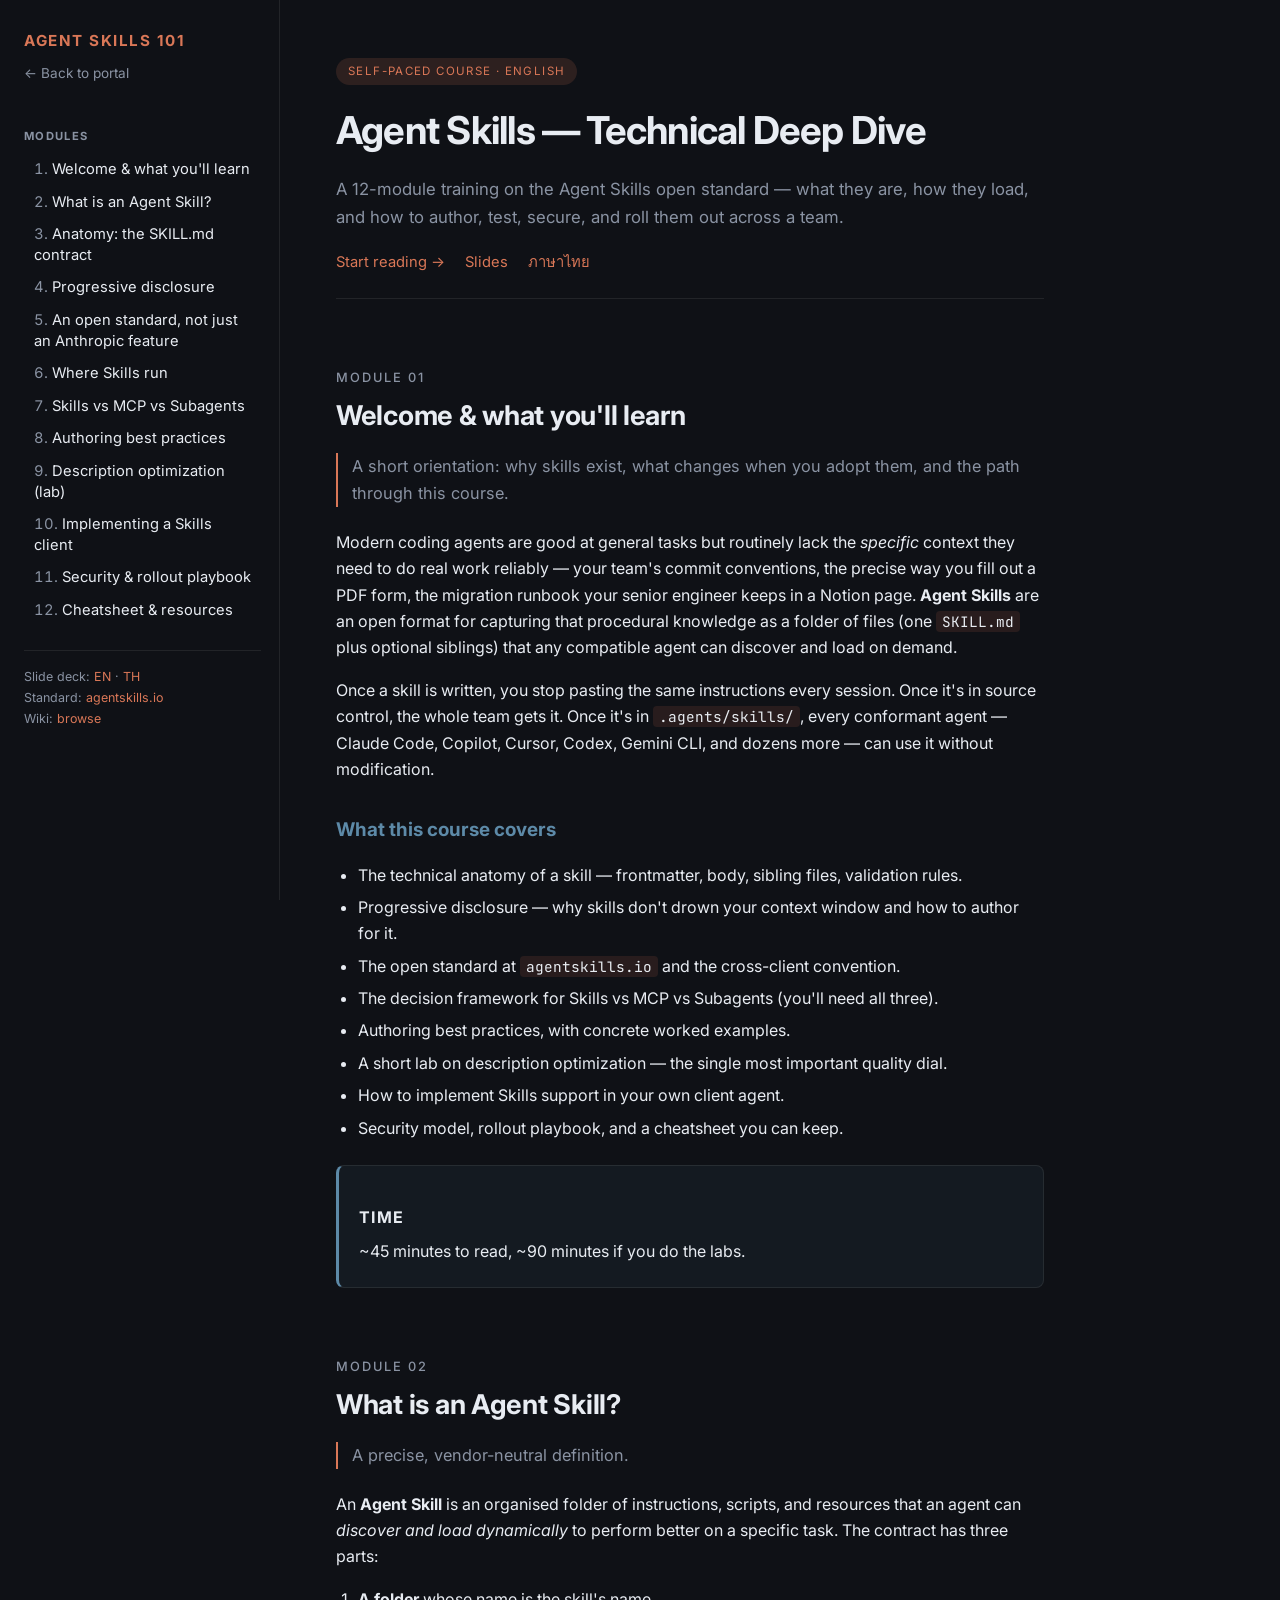
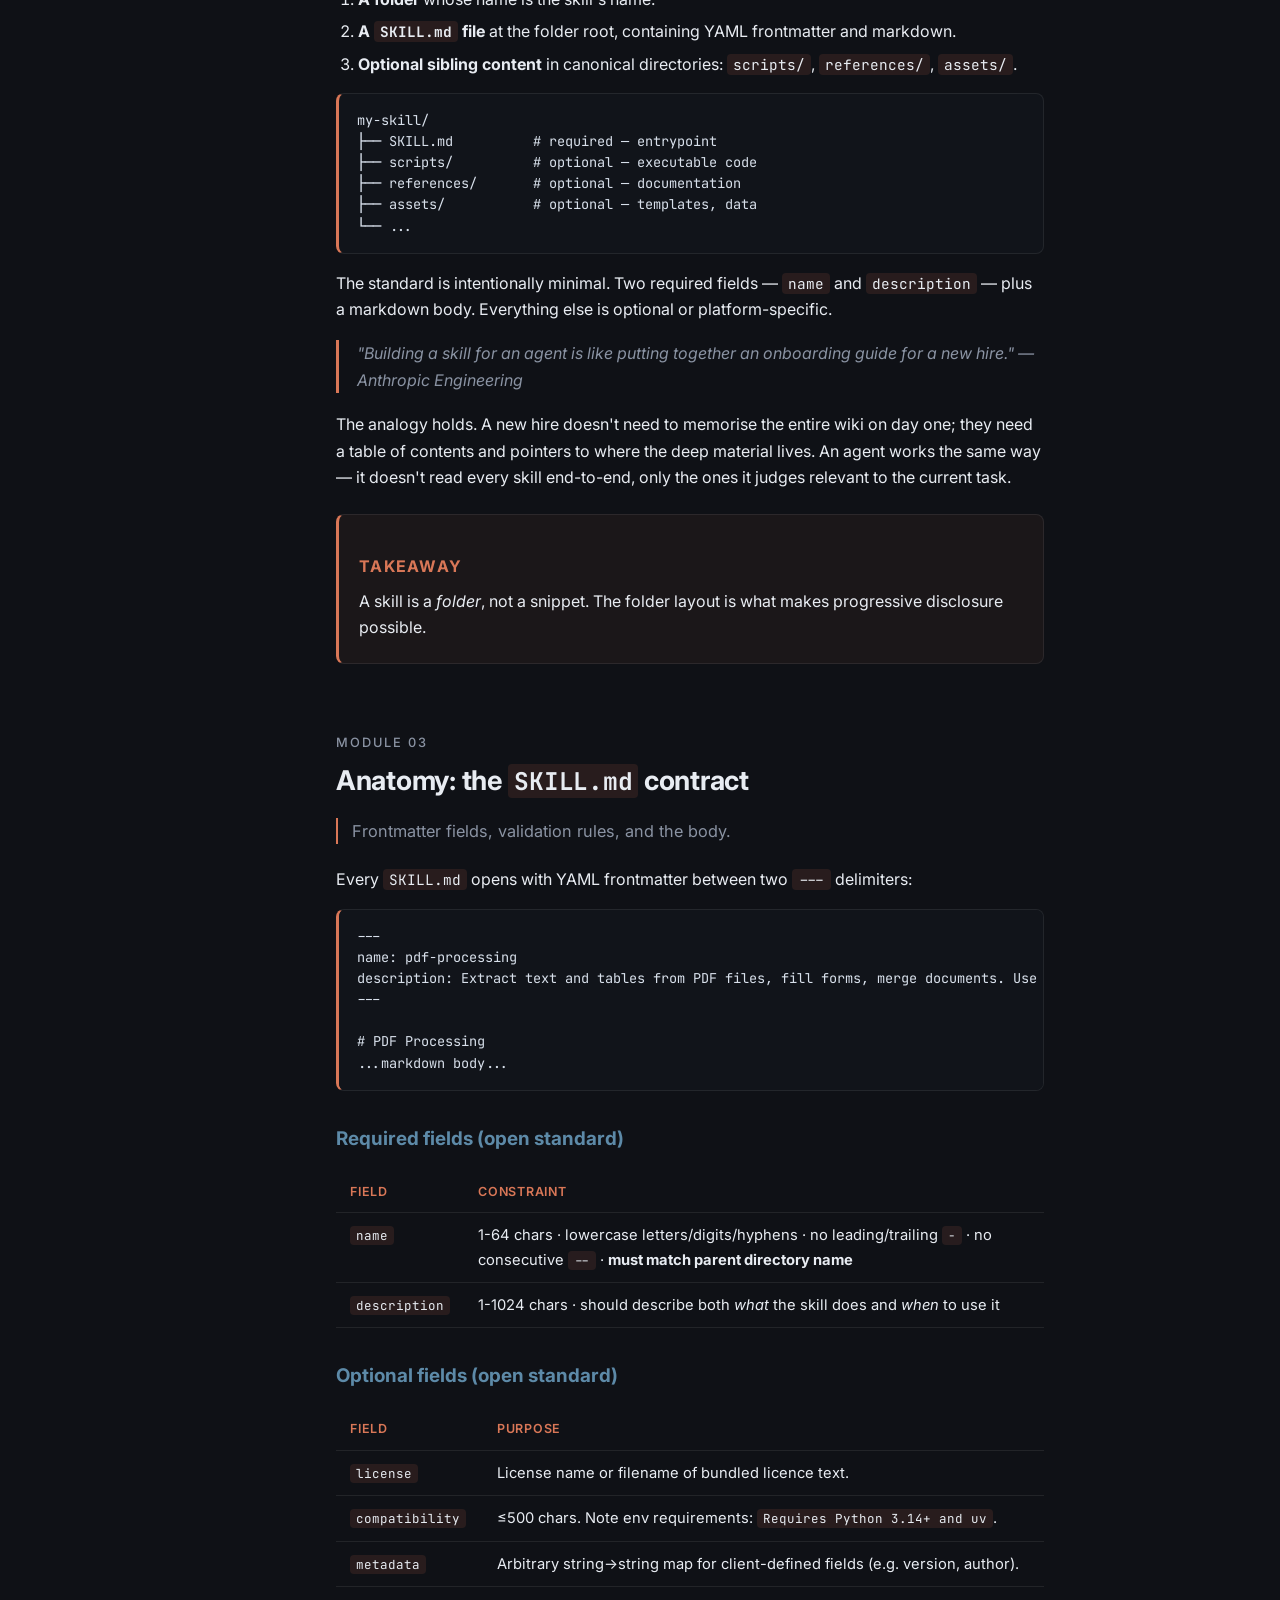
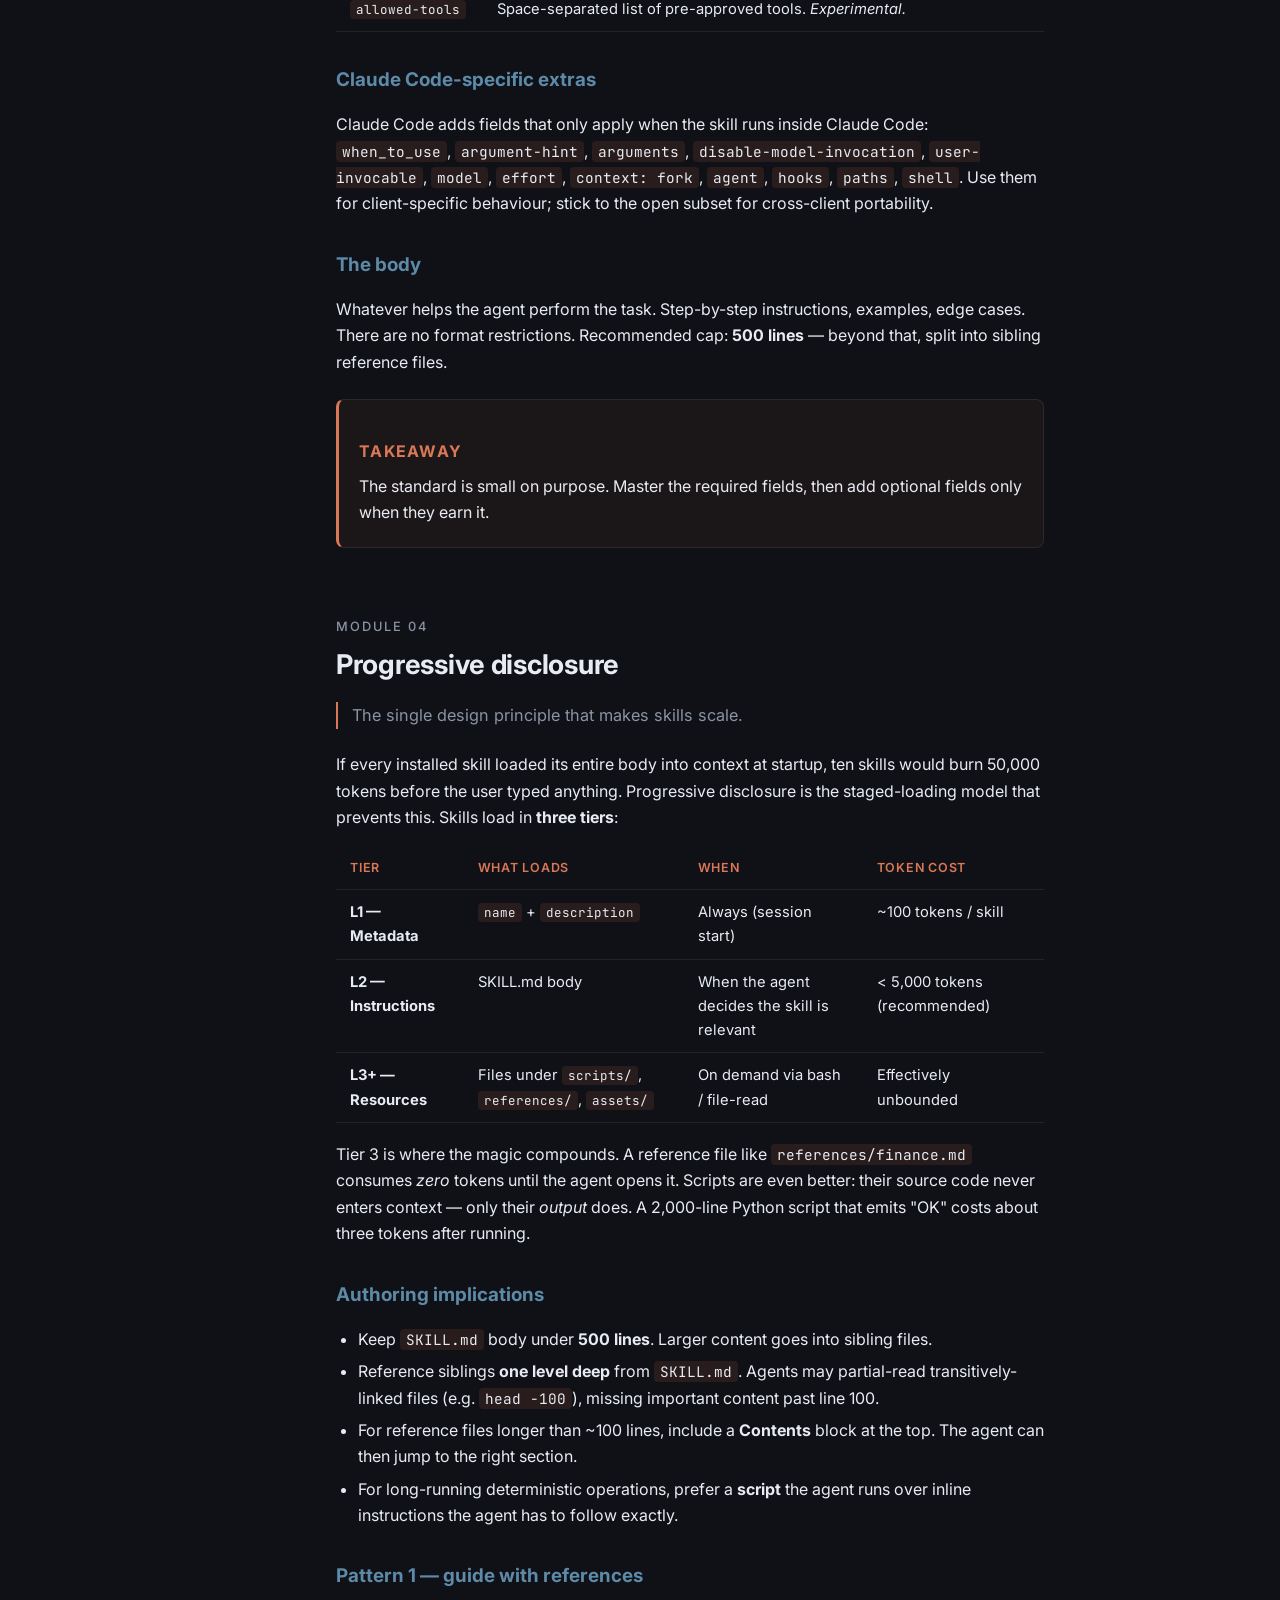
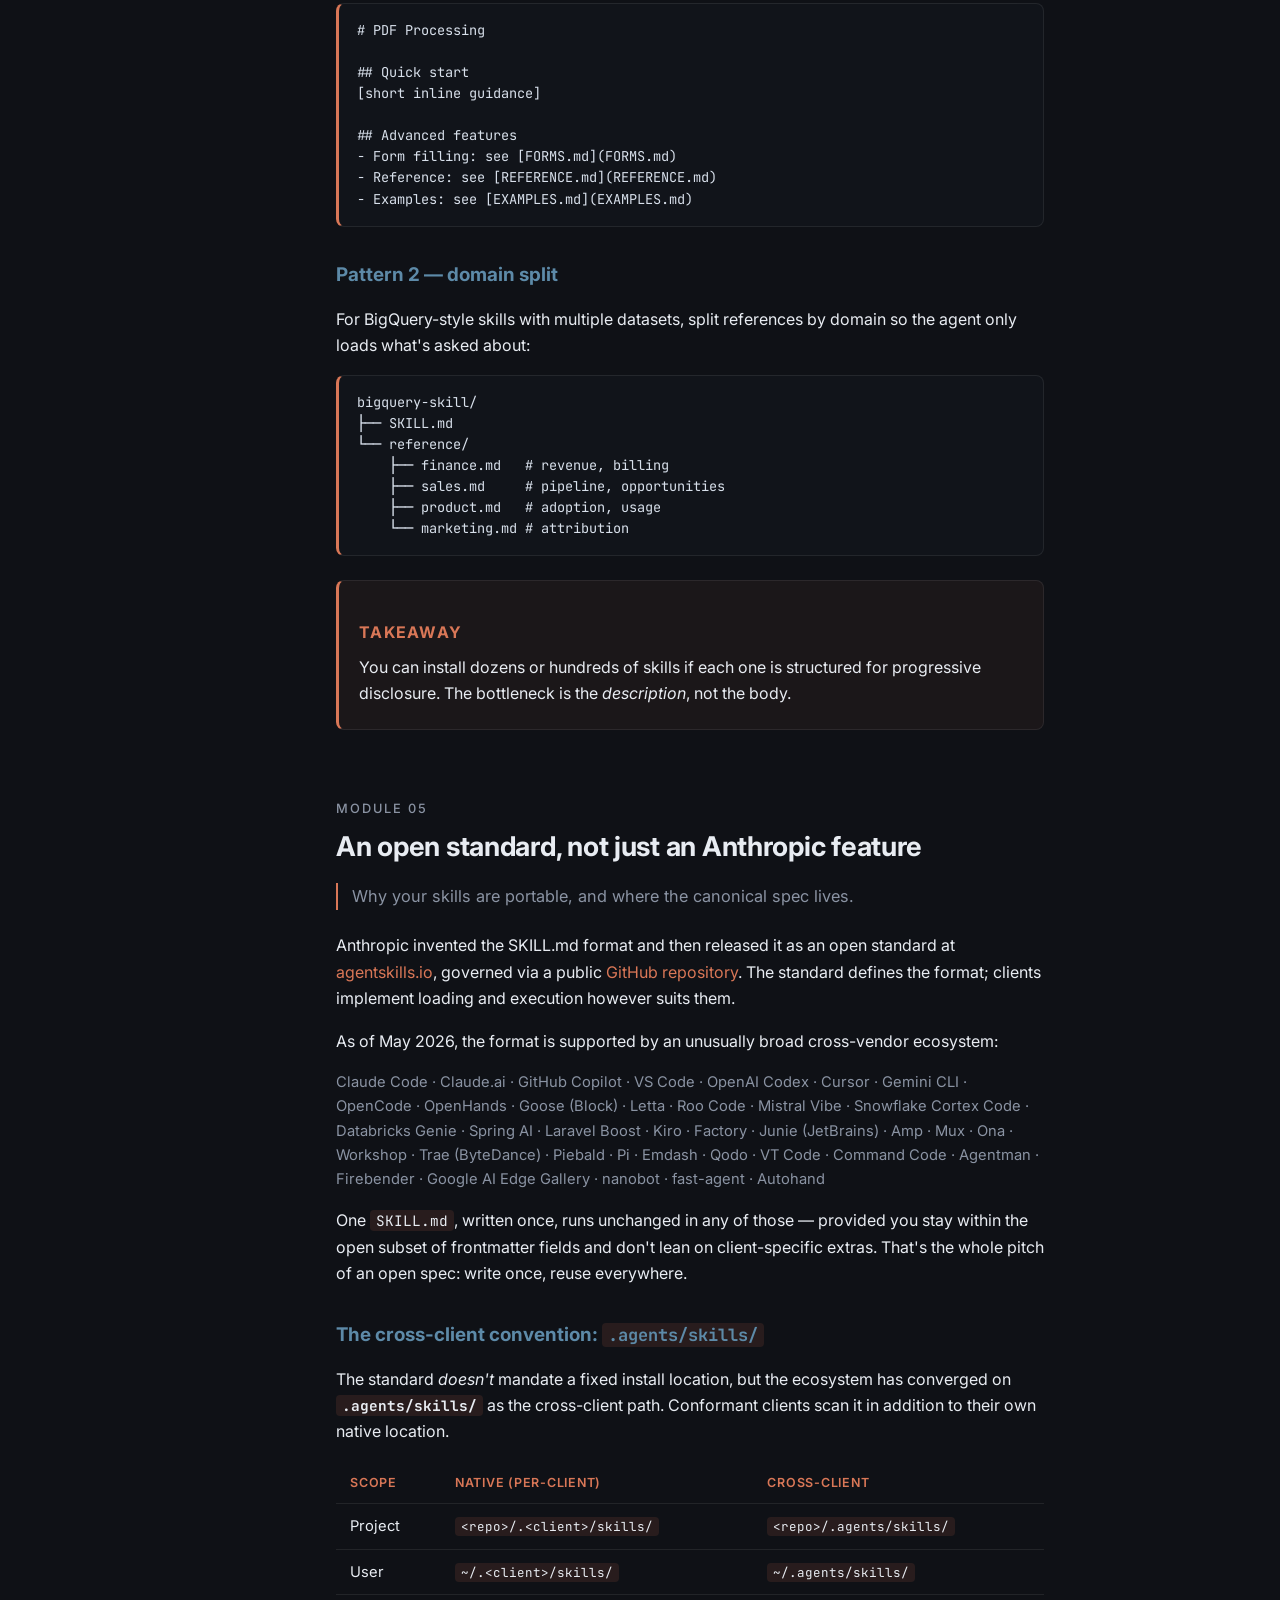
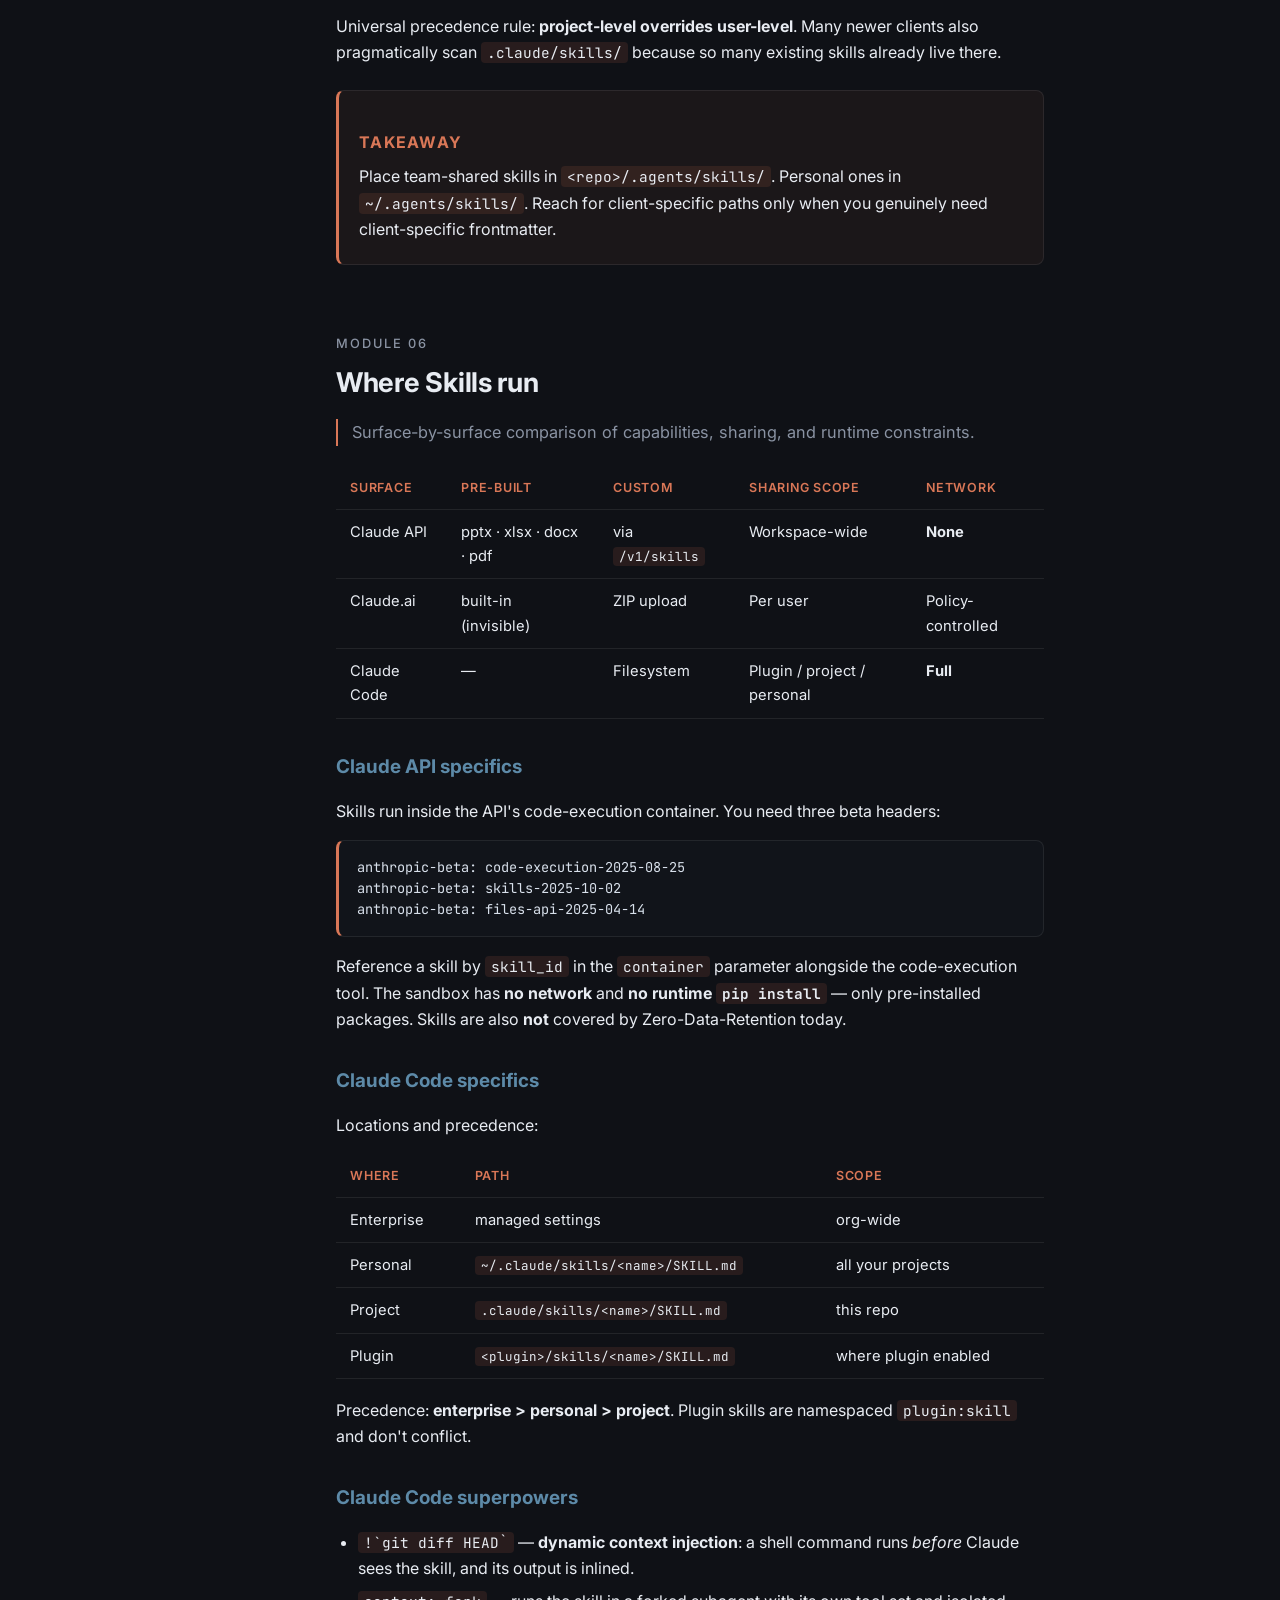
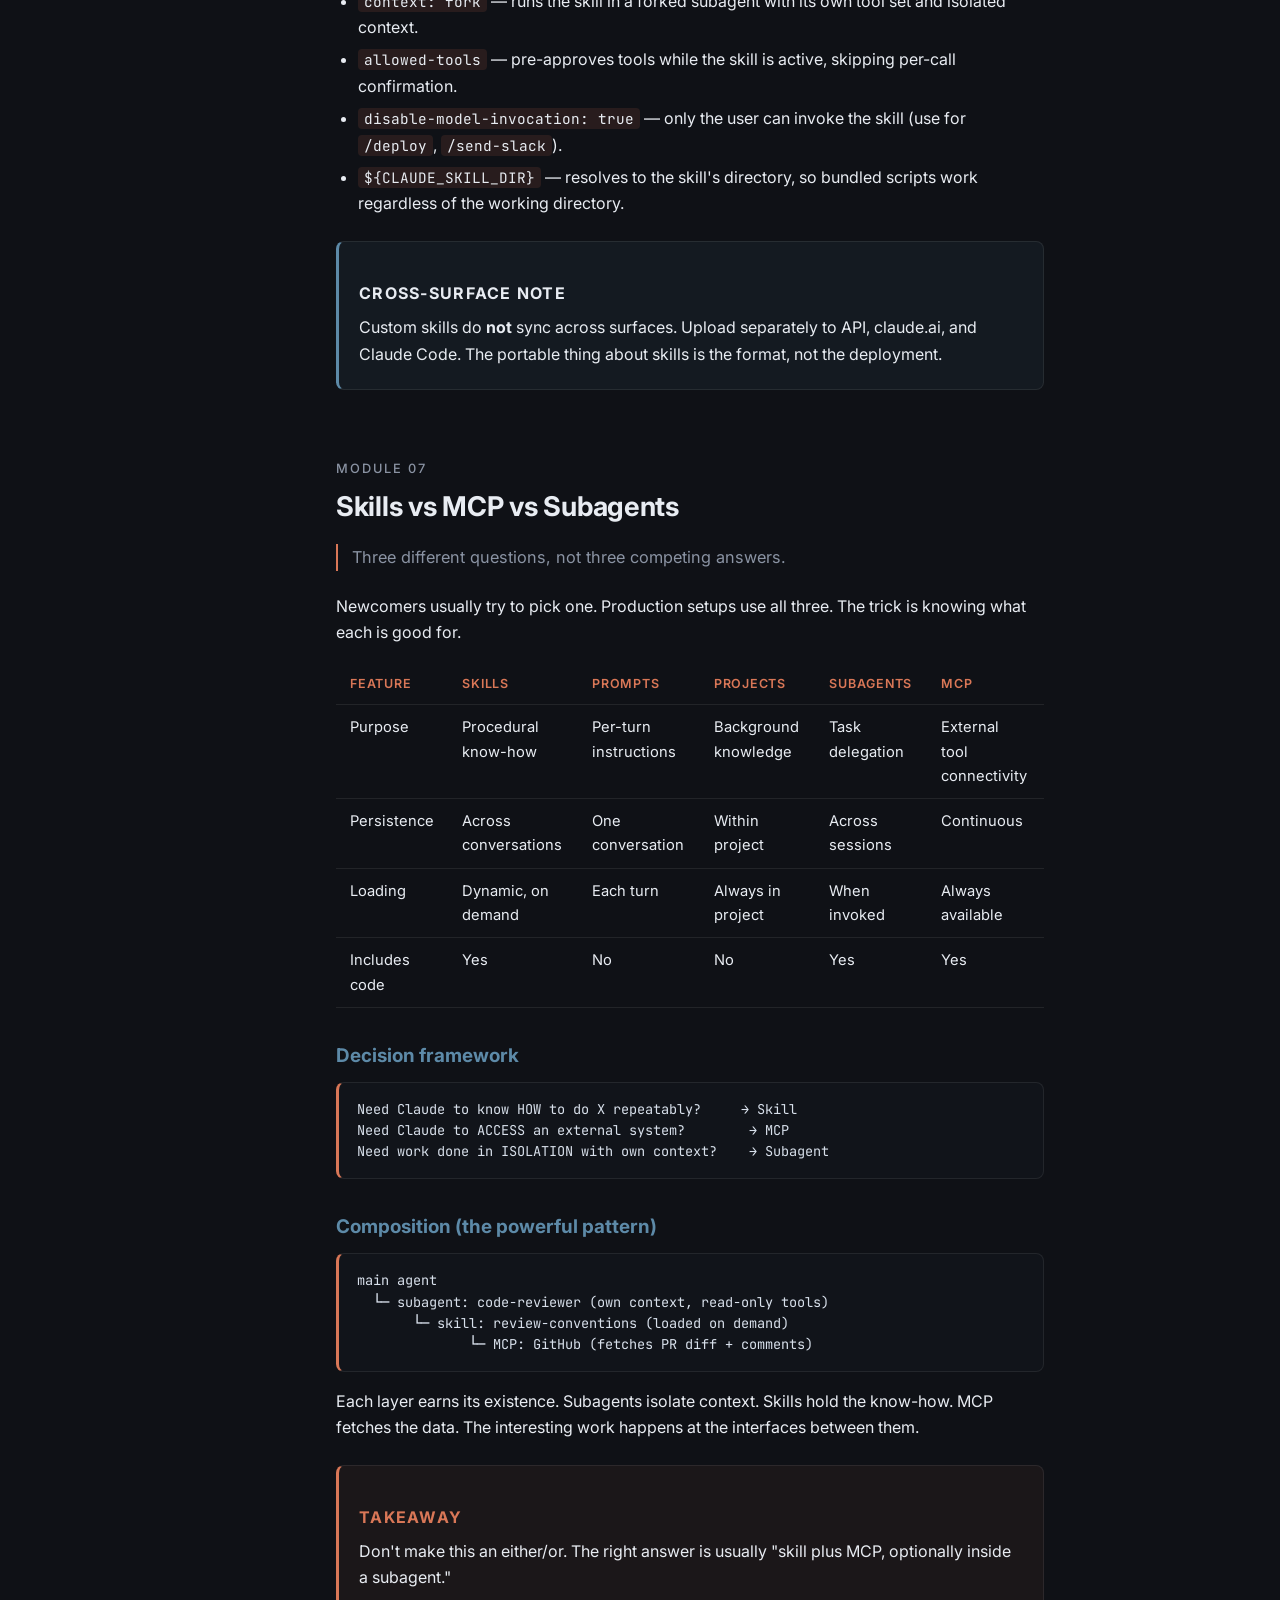
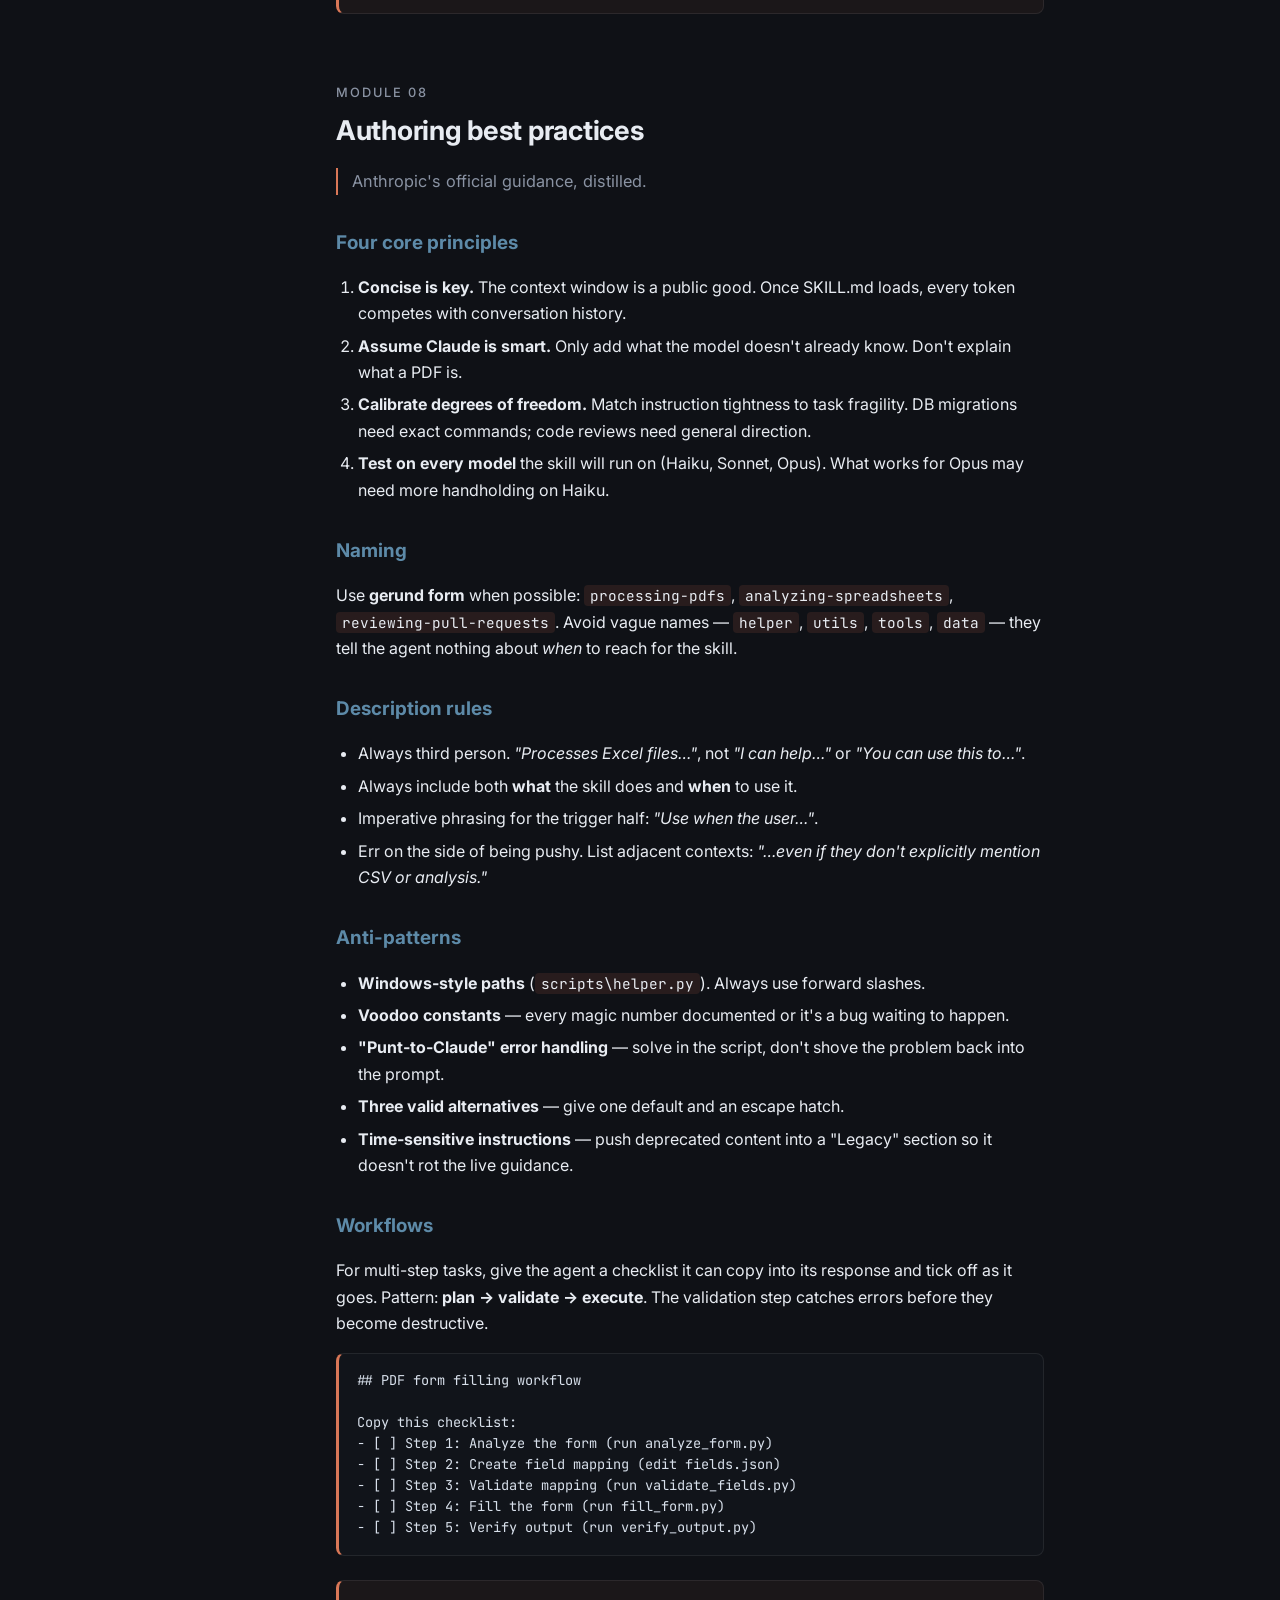
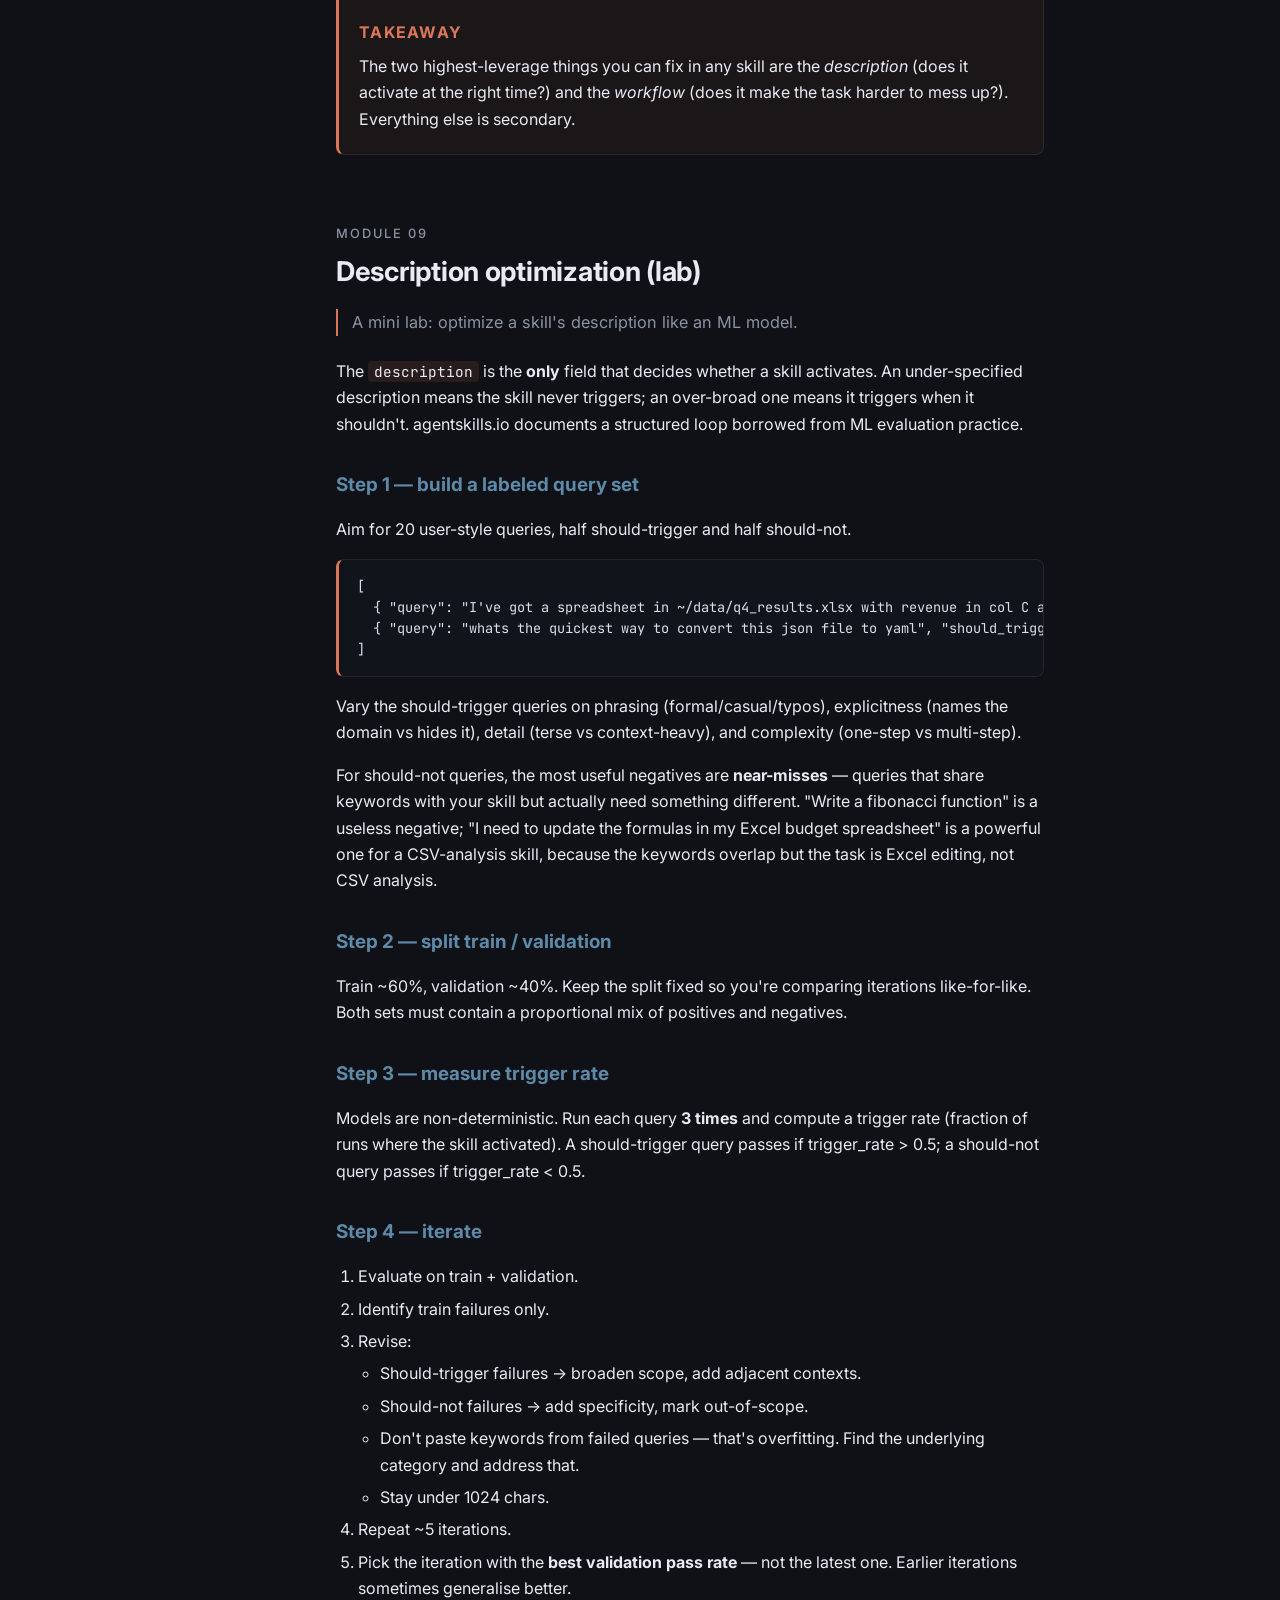
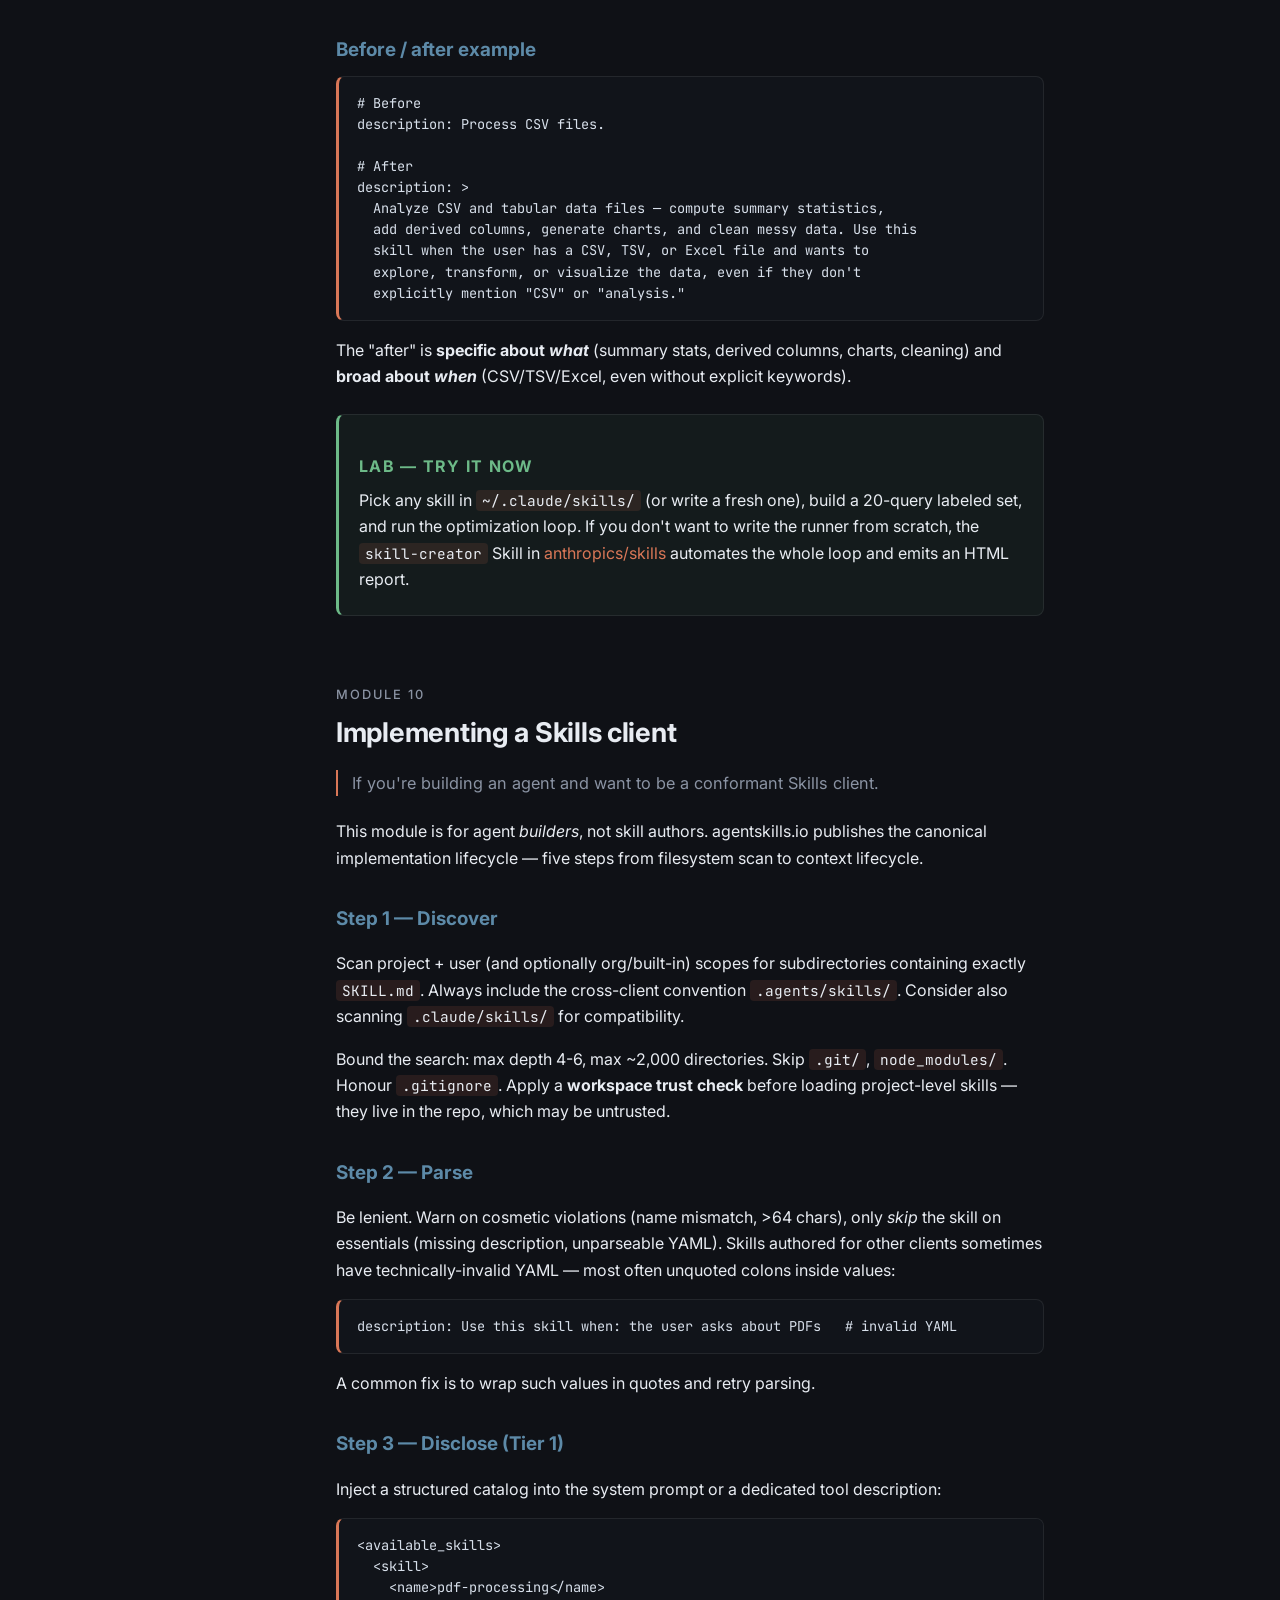
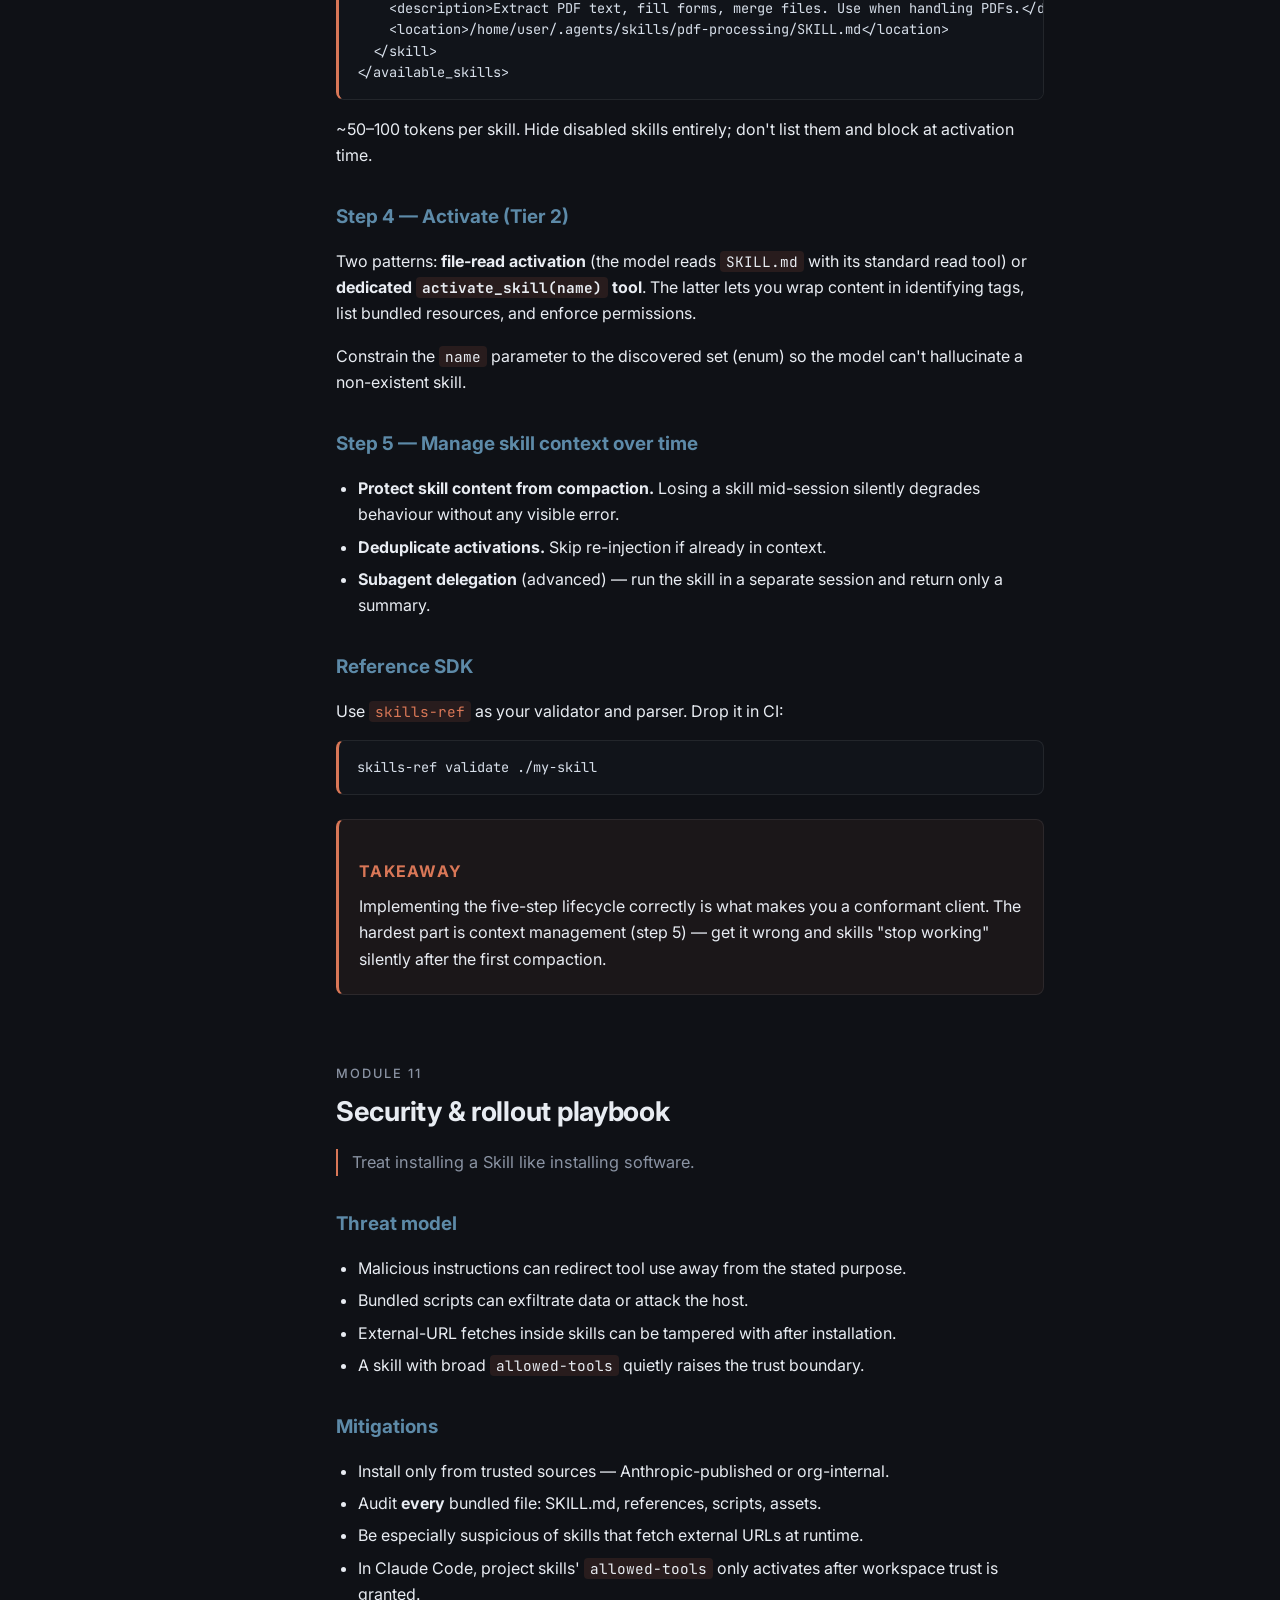
<file: wiki-root/web/course-en.html>
<!doctype html>
<html lang="en">
<head>
<meta charset="utf-8" />
<meta name="viewport" content="width=device-width, initial-scale=1" />
<title>Agent Skills 101 — Self-paced Course (EN)</title>
<link rel="preconnect" href="https://fonts.googleapis.com" />
<link rel="preconnect" href="https://fonts.gstatic.com" crossorigin />
<link href="https://fonts.googleapis.com/css2?family=Inter:wght@400;500;600;700&family=JetBrains+Mono:wght@400;500&display=swap" rel="stylesheet" />
<style>
  :root {
    --bg: #0f1116;
    --panel: #181b22;
    --panel-2: #1f242d;
    --accent: #d97757;
    --accent-2: #5d8aa8;
    --muted: #8a93a3;
    --text: #e8ecf2;
    --border: rgba(255,255,255,0.08);
    --code-bg: #11141a;
  }
  * { box-sizing: border-box; }
  html, body { margin: 0; padding: 0; }
  body {
    font-family: "Inter", "Segoe UI", system-ui, -apple-system, sans-serif;
    background: var(--bg);
    color: var(--text);
    line-height: 1.65;
  }
  a { color: var(--accent); text-decoration: none; }
  a:hover { text-decoration: underline; }
  code { font-family: "JetBrains Mono", "Menlo", monospace; font-size: 0.9em;
    background: rgba(217,119,87,0.12); padding: 1px 6px; border-radius: 4px; }
  pre {
    background: var(--code-bg);
    border: 1px solid var(--border);
    border-left: 3px solid var(--accent);
    padding: 16px 18px;
    border-radius: 8px;
    overflow-x: auto;
    font-size: 0.85em;
    line-height: 1.55;
  }
  pre code { background: none; padding: 0; font-size: inherit; color: #d8e0eb; }

  /* Layout: sidebar + main */
  .layout { display: grid; grid-template-columns: 280px 1fr; max-width: 1280px; margin: 0 auto; gap: 0; }

  aside.toc {
    position: sticky; top: 0; align-self: start;
    height: 100vh; overflow-y: auto;
    border-right: 1px solid var(--border);
    padding: 28px 18px 28px 24px;
    background: var(--bg);
  }
  aside.toc .brand {
    font-weight: 700; font-size: 0.95em;
    color: var(--accent);
    text-transform: uppercase;
    letter-spacing: 0.1em;
    margin-bottom: 6px;
  }
  aside.toc .home-link { display: inline-block; color: var(--muted); font-size: 0.85em; margin-bottom: 26px; }
  aside.toc h2 { font-size: 0.7em; text-transform: uppercase; letter-spacing: 0.12em; color: var(--muted); margin: 16px 0 8px; }
  aside.toc ol { list-style: none; padding: 0; margin: 0; counter-reset: step; }
  aside.toc ol li { counter-increment: step; margin: 0; }
  aside.toc ol li a {
    display: block; color: var(--text); padding: 6px 10px;
    border-radius: 6px; font-size: 0.92em; line-height: 1.4;
  }
  aside.toc ol li a::before {
    content: counter(step) ". ";
    color: var(--muted);
    font-variant-numeric: tabular-nums;
  }
  aside.toc ol li a:hover { background: var(--panel); text-decoration: none; }
  aside.toc .meta { font-size: 0.78em; color: var(--muted); margin-top: 24px; padding-top: 16px; border-top: 1px solid var(--border); }
  aside.toc .meta a { color: var(--accent); }

  main {
    padding: 56px 56px 96px;
    max-width: 820px;
  }
  main header.page-head { margin-bottom: 40px; padding-bottom: 24px; border-bottom: 1px solid var(--border); }
  main header.page-head .pill {
    display: inline-block; padding: 4px 12px; border-radius: 999px;
    background: rgba(217,119,87,0.15); color: var(--accent);
    font-size: 0.72em; letter-spacing: 0.12em; text-transform: uppercase;
    margin-bottom: 14px;
  }
  main header.page-head h1 { font-size: 2.4rem; font-weight: 700; margin: 0; letter-spacing: -0.02em; }
  main header.page-head .lede { color: var(--muted); margin: 14px 0 0; font-size: 1.05em; }
  main header.page-head .quick-links { margin-top: 18px; font-size: 0.92em; }
  main header.page-head .quick-links a { margin-right: 16px; }

  section.module {
    margin: 56px 0;
    padding-top: 12px;
    scroll-margin-top: 16px;
  }
  section.module .num {
    color: var(--muted);
    font-size: 0.8em;
    letter-spacing: 0.16em;
    text-transform: uppercase;
    font-weight: 500;
  }
  section.module h2 {
    font-size: 1.7rem;
    margin: 6px 0 14px;
    font-weight: 700;
    letter-spacing: -0.01em;
  }
  section.module .summary {
    color: var(--muted);
    font-size: 1.02em;
    margin: 0 0 22px;
    padding-left: 14px;
    border-left: 2px solid var(--accent);
  }
  section.module h3 { font-size: 1.18rem; margin: 32px 0 10px; color: var(--accent-2); }
  section.module h4 { font-size: 1rem; margin: 22px 0 8px; color: var(--text); }
  section.module ul, section.module ol { padding-left: 22px; }
  section.module li { margin: 6px 0; }

  .callout {
    background: rgba(93,138,168,0.08);
    border: 1px solid var(--border);
    border-left: 3px solid var(--accent-2);
    border-radius: 8px;
    padding: 16px 20px;
    margin: 24px 0;
  }
  .callout.takeaway { border-left-color: var(--accent); background: rgba(217,119,87,0.06); }
  .callout.lab { border-left-color: #6dba88; background: rgba(109,186,136,0.06); }
  .callout h4 { margin: 0 0 8px; color: var(--text); font-size: 0.95em; text-transform: uppercase; letter-spacing: 0.08em; }
  .callout.takeaway h4 { color: var(--accent); }
  .callout.lab h4 { color: #6dba88; }
  .callout p { margin: 6px 0; }

  table {
    width: 100%; border-collapse: collapse; margin: 18px 0;
    font-size: 0.92em;
  }
  th, td { padding: 10px 14px; text-align: left; border-bottom: 1px solid var(--border); vertical-align: top; }
  th { color: var(--accent); font-weight: 600; font-size: 0.85em; text-transform: uppercase; letter-spacing: 0.06em; }
  td code { font-size: 0.85em; }

  blockquote {
    margin: 18px 0;
    padding: 0 0 0 18px;
    color: var(--muted);
    border-left: 3px solid var(--accent);
    font-style: italic;
  }

  .footer-nav {
    display: flex; justify-content: space-between; align-items: center;
    margin-top: 64px; padding-top: 24px; border-top: 1px solid var(--border);
    font-size: 0.9em;
  }

  /* Mobile */
  @media (max-width: 900px) {
    .layout { grid-template-columns: 1fr; }
    aside.toc { position: static; height: auto; border-right: none; border-bottom: 1px solid var(--border); padding: 20px 24px; }
    main { padding: 32px 24px 64px; }
  }
</style>
</head>
<body>
<div class="layout">

<aside class="toc">
  <div class="brand">Agent Skills 101</div>
  <a class="home-link" href="index.html">← Back to portal</a>

  <h2>Modules</h2>
  <ol>
    <li><a href="#m1">Welcome &amp; what you'll learn</a></li>
    <li><a href="#m2">What is an Agent Skill?</a></li>
    <li><a href="#m3">Anatomy: the SKILL.md contract</a></li>
    <li><a href="#m4">Progressive disclosure</a></li>
    <li><a href="#m5">An open standard, not just an Anthropic feature</a></li>
    <li><a href="#m6">Where Skills run</a></li>
    <li><a href="#m7">Skills vs MCP vs Subagents</a></li>
    <li><a href="#m8">Authoring best practices</a></li>
    <li><a href="#m9">Description optimization (lab)</a></li>
    <li><a href="#m10">Implementing a Skills client</a></li>
    <li><a href="#m11">Security &amp; rollout playbook</a></li>
    <li><a href="#m12">Cheatsheet &amp; resources</a></li>
  </ol>

  <div class="meta">
    Slide deck: <a href="../slides/training-en.html">EN</a> · <a href="../slides/training-th.html">TH</a><br>
    Standard: <a href="https://agentskills.io">agentskills.io</a><br>
    Wiki: <a href="../index.md">browse</a>
  </div>
</aside>

<main>

<header class="page-head">
  <span class="pill">Self-paced course · English</span>
  <h1>Agent Skills — Technical Deep Dive</h1>
  <p class="lede">A 12-module training on the Agent Skills open standard — what they are, how they load, and how to author, test, secure, and roll them out across a team.</p>
  <div class="quick-links">
    <a href="#m1">Start reading →</a>
    <a href="../slides/training-en.html">Slides</a>
    <a href="course-th.html">ภาษาไทย</a>
  </div>
</header>

<!-- Module 1 -->
<section id="m1" class="module">
  <div class="num">Module 01</div>
  <h2>Welcome &amp; what you'll learn</h2>
  <p class="summary">A short orientation: why skills exist, what changes when you adopt them, and the path through this course.</p>

  <p>Modern coding agents are good at general tasks but routinely lack the <em>specific</em> context they need to do real work reliably — your team's commit conventions, the precise way you fill out a PDF form, the migration runbook your senior engineer keeps in a Notion page. <strong>Agent Skills</strong> are an open format for capturing that procedural knowledge as a folder of files (one <code>SKILL.md</code> plus optional siblings) that any compatible agent can discover and load on demand.</p>

  <p>Once a skill is written, you stop pasting the same instructions every session. Once it's in source control, the whole team gets it. Once it's in <code>.agents/skills/</code>, every conformant agent — Claude Code, Copilot, Cursor, Codex, Gemini CLI, and dozens more — can use it without modification.</p>

  <h3>What this course covers</h3>
  <ul>
    <li>The technical anatomy of a skill — frontmatter, body, sibling files, validation rules.</li>
    <li>Progressive disclosure — why skills don't drown your context window and how to author for it.</li>
    <li>The open standard at <code>agentskills.io</code> and the cross-client convention.</li>
    <li>The decision framework for Skills vs MCP vs Subagents (you'll need all three).</li>
    <li>Authoring best practices, with concrete worked examples.</li>
    <li>A short lab on description optimization — the single most important quality dial.</li>
    <li>How to implement Skills support in your own client agent.</li>
    <li>Security model, rollout playbook, and a cheatsheet you can keep.</li>
  </ul>

  <div class="callout">
    <h4>Time</h4>
    <p>~45 minutes to read, ~90 minutes if you do the labs.</p>
  </div>
</section>

<!-- Module 2 -->
<section id="m2" class="module">
  <div class="num">Module 02</div>
  <h2>What is an Agent Skill?</h2>
  <p class="summary">A precise, vendor-neutral definition.</p>

  <p>An <strong>Agent Skill</strong> is an organised folder of instructions, scripts, and resources that an agent can <em>discover and load dynamically</em> to perform better on a specific task. The contract has three parts:</p>

  <ol>
    <li><strong>A folder</strong> whose name is the skill's name.</li>
    <li><strong>A <code>SKILL.md</code> file</strong> at the folder root, containing YAML frontmatter and markdown.</li>
    <li><strong>Optional sibling content</strong> in canonical directories: <code>scripts/</code>, <code>references/</code>, <code>assets/</code>.</li>
  </ol>

  <pre><code>my-skill/
├── SKILL.md          # required — entrypoint
├── scripts/          # optional — executable code
├── references/       # optional — documentation
├── assets/           # optional — templates, data
└── ...</code></pre>

  <p>The standard is intentionally minimal. Two required fields — <code>name</code> and <code>description</code> — plus a markdown body. Everything else is optional or platform-specific.</p>

  <blockquote>"Building a skill for an agent is like putting together an onboarding guide for a new hire." — Anthropic Engineering</blockquote>

  <p>The analogy holds. A new hire doesn't need to memorise the entire wiki on day one; they need a table of contents and pointers to where the deep material lives. An agent works the same way — it doesn't read every skill end-to-end, only the ones it judges relevant to the current task.</p>

  <div class="callout takeaway">
    <h4>Takeaway</h4>
    <p>A skill is a <em>folder</em>, not a snippet. The folder layout is what makes progressive disclosure possible.</p>
  </div>
</section>

<!-- Module 3 -->
<section id="m3" class="module">
  <div class="num">Module 03</div>
  <h2>Anatomy: the <code>SKILL.md</code> contract</h2>
  <p class="summary">Frontmatter fields, validation rules, and the body.</p>

  <p>Every <code>SKILL.md</code> opens with YAML frontmatter between two <code>---</code> delimiters:</p>

  <pre><code>---
name: pdf-processing
description: Extract text and tables from PDF files, fill forms, merge documents. Use when working with PDF files or when the user mentions PDFs, forms, or document extraction.
---

# PDF Processing
...markdown body...</code></pre>

  <h3>Required fields (open standard)</h3>
  <table>
    <thead><tr><th>Field</th><th>Constraint</th></tr></thead>
    <tbody>
      <tr><td><code>name</code></td><td>1-64 chars · lowercase letters/digits/hyphens · no leading/trailing <code>-</code> · no consecutive <code>--</code> · <strong>must match parent directory name</strong></td></tr>
      <tr><td><code>description</code></td><td>1-1024 chars · should describe both <em>what</em> the skill does and <em>when</em> to use it</td></tr>
    </tbody>
  </table>

  <h3>Optional fields (open standard)</h3>
  <table>
    <thead><tr><th>Field</th><th>Purpose</th></tr></thead>
    <tbody>
      <tr><td><code>license</code></td><td>License name or filename of bundled licence text.</td></tr>
      <tr><td><code>compatibility</code></td><td>≤500 chars. Note env requirements: <code>Requires Python 3.14+ and uv</code>.</td></tr>
      <tr><td><code>metadata</code></td><td>Arbitrary string→string map for client-defined fields (e.g. version, author).</td></tr>
      <tr><td><code>allowed-tools</code></td><td>Space-separated list of pre-approved tools. <em>Experimental.</em></td></tr>
    </tbody>
  </table>

  <h3>Claude Code-specific extras</h3>
  <p>Claude Code adds fields that only apply when the skill runs inside Claude Code: <code>when_to_use</code>, <code>argument-hint</code>, <code>arguments</code>, <code>disable-model-invocation</code>, <code>user-invocable</code>, <code>model</code>, <code>effort</code>, <code>context: fork</code>, <code>agent</code>, <code>hooks</code>, <code>paths</code>, <code>shell</code>. Use them for client-specific behaviour; stick to the open subset for cross-client portability.</p>

  <h3>The body</h3>
  <p>Whatever helps the agent perform the task. Step-by-step instructions, examples, edge cases. There are no format restrictions. Recommended cap: <strong>500 lines</strong> — beyond that, split into sibling reference files.</p>

  <div class="callout takeaway">
    <h4>Takeaway</h4>
    <p>The standard is small on purpose. Master the required fields, then add optional fields only when they earn it.</p>
  </div>
</section>

<!-- Module 4 -->
<section id="m4" class="module">
  <div class="num">Module 04</div>
  <h2>Progressive disclosure</h2>
  <p class="summary">The single design principle that makes skills scale.</p>

  <p>If every installed skill loaded its entire body into context at startup, ten skills would burn 50,000 tokens before the user typed anything. Progressive disclosure is the staged-loading model that prevents this. Skills load in <strong>three tiers</strong>:</p>

  <table>
    <thead><tr><th>Tier</th><th>What loads</th><th>When</th><th>Token cost</th></tr></thead>
    <tbody>
      <tr><td><strong>L1 — Metadata</strong></td><td><code>name</code> + <code>description</code></td><td>Always (session start)</td><td>~100 tokens / skill</td></tr>
      <tr><td><strong>L2 — Instructions</strong></td><td>SKILL.md body</td><td>When the agent decides the skill is relevant</td><td>&lt; 5,000 tokens (recommended)</td></tr>
      <tr><td><strong>L3+ — Resources</strong></td><td>Files under <code>scripts/</code>, <code>references/</code>, <code>assets/</code></td><td>On demand via bash / file-read</td><td>Effectively unbounded</td></tr>
    </tbody>
  </table>

  <p>Tier 3 is where the magic compounds. A reference file like <code>references/finance.md</code> consumes <em>zero</em> tokens until the agent opens it. Scripts are even better: their source code never enters context — only their <em>output</em> does. A 2,000-line Python script that emits "OK" costs about three tokens after running.</p>

  <h3>Authoring implications</h3>
  <ul>
    <li>Keep <code>SKILL.md</code> body under <strong>500 lines</strong>. Larger content goes into sibling files.</li>
    <li>Reference siblings <strong>one level deep</strong> from <code>SKILL.md</code>. Agents may partial-read transitively-linked files (e.g. <code>head -100</code>), missing important content past line 100.</li>
    <li>For reference files longer than ~100 lines, include a <strong>Contents</strong> block at the top. The agent can then jump to the right section.</li>
    <li>For long-running deterministic operations, prefer a <strong>script</strong> the agent runs over inline instructions the agent has to follow exactly.</li>
  </ul>

  <h3>Pattern 1 — guide with references</h3>
<pre><code># PDF Processing

## Quick start
[short inline guidance]

## Advanced features
- Form filling: see [FORMS.md](FORMS.md)
- Reference: see [REFERENCE.md](REFERENCE.md)
- Examples: see [EXAMPLES.md](EXAMPLES.md)</code></pre>

  <h3>Pattern 2 — domain split</h3>
  <p>For BigQuery-style skills with multiple datasets, split references by domain so the agent only loads what's asked about:</p>
<pre><code>bigquery-skill/
├── SKILL.md
└── reference/
    ├── finance.md   # revenue, billing
    ├── sales.md     # pipeline, opportunities
    ├── product.md   # adoption, usage
    └── marketing.md # attribution</code></pre>

  <div class="callout takeaway">
    <h4>Takeaway</h4>
    <p>You can install dozens or hundreds of skills if each one is structured for progressive disclosure. The bottleneck is the <em>description</em>, not the body.</p>
  </div>
</section>

<!-- Module 5 -->
<section id="m5" class="module">
  <div class="num">Module 05</div>
  <h2>An open standard, not just an Anthropic feature</h2>
  <p class="summary">Why your skills are portable, and where the canonical spec lives.</p>

  <p>Anthropic invented the SKILL.md format and then released it as an open standard at <a href="https://agentskills.io">agentskills.io</a>, governed via a public <a href="https://github.com/agentskills/agentskills">GitHub repository</a>. The standard defines the format; clients implement loading and execution however suits them.</p>

  <p>As of May 2026, the format is supported by an unusually broad cross-vendor ecosystem:</p>

  <p style="color: var(--muted); font-size: 0.92em;">
    Claude Code · Claude.ai · GitHub Copilot · VS Code · OpenAI Codex · Cursor · Gemini CLI · OpenCode · OpenHands · Goose (Block) · Letta · Roo Code · Mistral Vibe · Snowflake Cortex Code · Databricks Genie · Spring AI · Laravel Boost · Kiro · Factory · Junie (JetBrains) · Amp · Mux · Ona · Workshop · Trae (ByteDance) · Piebald · Pi · Emdash · Qodo · VT Code · Command Code · Agentman · Firebender · Google AI Edge Gallery · nanobot · fast-agent · Autohand
  </p>

  <p>One <code>SKILL.md</code>, written once, runs unchanged in any of those — provided you stay within the open subset of frontmatter fields and don't lean on client-specific extras. That's the whole pitch of an open spec: write once, reuse everywhere.</p>

  <h3>The cross-client convention: <code>.agents/skills/</code></h3>
  <p>The standard <em>doesn't</em> mandate a fixed install location, but the ecosystem has converged on <strong><code>.agents/skills/</code></strong> as the cross-client path. Conformant clients scan it in addition to their own native location.</p>

  <table>
    <thead><tr><th>Scope</th><th>Native (per-client)</th><th>Cross-client</th></tr></thead>
    <tbody>
      <tr><td>Project</td><td><code>&lt;repo&gt;/.&lt;client&gt;/skills/</code></td><td><code>&lt;repo&gt;/.agents/skills/</code></td></tr>
      <tr><td>User</td><td><code>~/.&lt;client&gt;/skills/</code></td><td><code>~/.agents/skills/</code></td></tr>
    </tbody>
  </table>

  <p>Universal precedence rule: <strong>project-level overrides user-level</strong>. Many newer clients also pragmatically scan <code>.claude/skills/</code> because so many existing skills already live there.</p>

  <div class="callout takeaway">
    <h4>Takeaway</h4>
    <p>Place team-shared skills in <code>&lt;repo&gt;/.agents/skills/</code>. Personal ones in <code>~/.agents/skills/</code>. Reach for client-specific paths only when you genuinely need client-specific frontmatter.</p>
  </div>
</section>

<!-- Module 6 -->
<section id="m6" class="module">
  <div class="num">Module 06</div>
  <h2>Where Skills run</h2>
  <p class="summary">Surface-by-surface comparison of capabilities, sharing, and runtime constraints.</p>

  <table>
    <thead><tr><th>Surface</th><th>Pre-built</th><th>Custom</th><th>Sharing scope</th><th>Network</th></tr></thead>
    <tbody>
      <tr><td>Claude API</td><td>pptx · xlsx · docx · pdf</td><td>via <code>/v1/skills</code></td><td>Workspace-wide</td><td><strong>None</strong></td></tr>
      <tr><td>Claude.ai</td><td>built-in (invisible)</td><td>ZIP upload</td><td>Per user</td><td>Policy-controlled</td></tr>
      <tr><td>Claude Code</td><td>—</td><td>Filesystem</td><td>Plugin / project / personal</td><td><strong>Full</strong></td></tr>
    </tbody>
  </table>

  <h3>Claude API specifics</h3>
  <p>Skills run inside the API's code-execution container. You need three beta headers:</p>
  <pre><code>anthropic-beta: code-execution-2025-08-25
anthropic-beta: skills-2025-10-02
anthropic-beta: files-api-2025-04-14</code></pre>
  <p>Reference a skill by <code>skill_id</code> in the <code>container</code> parameter alongside the code-execution tool. The sandbox has <strong>no network</strong> and <strong>no runtime <code>pip install</code></strong> — only pre-installed packages. Skills are also <strong>not</strong> covered by Zero-Data-Retention today.</p>

  <h3>Claude Code specifics</h3>
  <p>Locations and precedence:</p>
  <table>
    <thead><tr><th>Where</th><th>Path</th><th>Scope</th></tr></thead>
    <tbody>
      <tr><td>Enterprise</td><td>managed settings</td><td>org-wide</td></tr>
      <tr><td>Personal</td><td><code>~/.claude/skills/&lt;name&gt;/SKILL.md</code></td><td>all your projects</td></tr>
      <tr><td>Project</td><td><code>.claude/skills/&lt;name&gt;/SKILL.md</code></td><td>this repo</td></tr>
      <tr><td>Plugin</td><td><code>&lt;plugin&gt;/skills/&lt;name&gt;/SKILL.md</code></td><td>where plugin enabled</td></tr>
    </tbody>
  </table>
  <p>Precedence: <strong>enterprise &gt; personal &gt; project</strong>. Plugin skills are namespaced <code>plugin:skill</code> and don't conflict.</p>

  <h3>Claude Code superpowers</h3>
  <ul>
    <li><code>!`git diff HEAD`</code> — <strong>dynamic context injection</strong>: a shell command runs <em>before</em> Claude sees the skill, and its output is inlined.</li>
    <li><code>context: fork</code> — runs the skill in a forked subagent with its own tool set and isolated context.</li>
    <li><code>allowed-tools</code> — pre-approves tools while the skill is active, skipping per-call confirmation.</li>
    <li><code>disable-model-invocation: true</code> — only the user can invoke the skill (use for <code>/deploy</code>, <code>/send-slack</code>).</li>
    <li><code>${CLAUDE_SKILL_DIR}</code> — resolves to the skill's directory, so bundled scripts work regardless of the working directory.</li>
  </ul>

  <div class="callout">
    <h4>Cross-surface note</h4>
    <p>Custom skills do <strong>not</strong> sync across surfaces. Upload separately to API, claude.ai, and Claude Code. The portable thing about skills is the format, not the deployment.</p>
  </div>
</section>

<!-- Module 7 -->
<section id="m7" class="module">
  <div class="num">Module 07</div>
  <h2>Skills vs MCP vs Subagents</h2>
  <p class="summary">Three different questions, not three competing answers.</p>

  <p>Newcomers usually try to pick one. Production setups use all three. The trick is knowing what each is good for.</p>

  <table>
    <thead><tr><th>Feature</th><th>Skills</th><th>Prompts</th><th>Projects</th><th>Subagents</th><th>MCP</th></tr></thead>
    <tbody>
      <tr><td>Purpose</td><td>Procedural know-how</td><td>Per-turn instructions</td><td>Background knowledge</td><td>Task delegation</td><td>External tool connectivity</td></tr>
      <tr><td>Persistence</td><td>Across conversations</td><td>One conversation</td><td>Within project</td><td>Across sessions</td><td>Continuous</td></tr>
      <tr><td>Loading</td><td>Dynamic, on demand</td><td>Each turn</td><td>Always in project</td><td>When invoked</td><td>Always available</td></tr>
      <tr><td>Includes code</td><td>Yes</td><td>No</td><td>No</td><td>Yes</td><td>Yes</td></tr>
    </tbody>
  </table>

  <h3>Decision framework</h3>
  <pre><code>Need Claude to know HOW to do X repeatably?     → Skill
Need Claude to ACCESS an external system?        → MCP
Need work done in ISOLATION with own context?    → Subagent</code></pre>

  <h3>Composition (the powerful pattern)</h3>
  <pre><code>main agent
  └─ subagent: code-reviewer (own context, read-only tools)
       └─ skill: review-conventions (loaded on demand)
              └─ MCP: GitHub (fetches PR diff + comments)</code></pre>

  <p>Each layer earns its existence. Subagents isolate context. Skills hold the know-how. MCP fetches the data. The interesting work happens at the interfaces between them.</p>

  <div class="callout takeaway">
    <h4>Takeaway</h4>
    <p>Don't make this an either/or. The right answer is usually "skill plus MCP, optionally inside a subagent."</p>
  </div>
</section>

<!-- Module 8 -->
<section id="m8" class="module">
  <div class="num">Module 08</div>
  <h2>Authoring best practices</h2>
  <p class="summary">Anthropic's official guidance, distilled.</p>

  <h3>Four core principles</h3>
  <ol>
    <li><strong>Concise is key.</strong> The context window is a public good. Once SKILL.md loads, every token competes with conversation history.</li>
    <li><strong>Assume Claude is smart.</strong> Only add what the model doesn't already know. Don't explain what a PDF is.</li>
    <li><strong>Calibrate degrees of freedom.</strong> Match instruction tightness to task fragility. DB migrations need exact commands; code reviews need general direction.</li>
    <li><strong>Test on every model</strong> the skill will run on (Haiku, Sonnet, Opus). What works for Opus may need more handholding on Haiku.</li>
  </ol>

  <h3>Naming</h3>
  <p>Use <strong>gerund form</strong> when possible: <code>processing-pdfs</code>, <code>analyzing-spreadsheets</code>, <code>reviewing-pull-requests</code>. Avoid vague names — <code>helper</code>, <code>utils</code>, <code>tools</code>, <code>data</code> — they tell the agent nothing about <em>when</em> to reach for the skill.</p>

  <h3>Description rules</h3>
  <ul>
    <li>Always third person. <em>"Processes Excel files…"</em>, not <em>"I can help…"</em> or <em>"You can use this to…"</em>.</li>
    <li>Always include both <strong>what</strong> the skill does and <strong>when</strong> to use it.</li>
    <li>Imperative phrasing for the trigger half: <em>"Use when the user…"</em>.</li>
    <li>Err on the side of being pushy. List adjacent contexts: <em>"…even if they don't explicitly mention CSV or analysis."</em></li>
  </ul>

  <h3>Anti-patterns</h3>
  <ul>
    <li><strong>Windows-style paths</strong> (<code>scripts\helper.py</code>). Always use forward slashes.</li>
    <li><strong>Voodoo constants</strong> — every magic number documented or it's a bug waiting to happen.</li>
    <li><strong>"Punt-to-Claude" error handling</strong> — solve in the script, don't shove the problem back into the prompt.</li>
    <li><strong>Three valid alternatives</strong> — give one default and an escape hatch.</li>
    <li><strong>Time-sensitive instructions</strong> — push deprecated content into a "Legacy" section so it doesn't rot the live guidance.</li>
  </ul>

  <h3>Workflows</h3>
  <p>For multi-step tasks, give the agent a checklist it can copy into its response and tick off as it goes. Pattern: <strong>plan → validate → execute</strong>. The validation step catches errors before they become destructive.</p>

  <pre><code>## PDF form filling workflow

Copy this checklist:
- [ ] Step 1: Analyze the form (run analyze_form.py)
- [ ] Step 2: Create field mapping (edit fields.json)
- [ ] Step 3: Validate mapping (run validate_fields.py)
- [ ] Step 4: Fill the form (run fill_form.py)
- [ ] Step 5: Verify output (run verify_output.py)</code></pre>

  <div class="callout takeaway">
    <h4>Takeaway</h4>
    <p>The two highest-leverage things you can fix in any skill are the <em>description</em> (does it activate at the right time?) and the <em>workflow</em> (does it make the task harder to mess up?). Everything else is secondary.</p>
  </div>
</section>

<!-- Module 9 -->
<section id="m9" class="module">
  <div class="num">Module 09</div>
  <h2>Description optimization (lab)</h2>
  <p class="summary">A mini lab: optimize a skill's description like an ML model.</p>

  <p>The <code>description</code> is the <strong>only</strong> field that decides whether a skill activates. An under-specified description means the skill never triggers; an over-broad one means it triggers when it shouldn't. agentskills.io documents a structured loop borrowed from ML evaluation practice.</p>

  <h3>Step 1 — build a labeled query set</h3>
  <p>Aim for 20 user-style queries, half should-trigger and half should-not.</p>
  <pre><code>[
  { "query": "I've got a spreadsheet in ~/data/q4_results.xlsx with revenue in col C and expenses in col D — can you add a profit margin column and highlight anything under 10%?", "should_trigger": true },
  { "query": "whats the quickest way to convert this json file to yaml", "should_trigger": false }
]</code></pre>

  <p>Vary the should-trigger queries on phrasing (formal/casual/typos), explicitness (names the domain vs hides it), detail (terse vs context-heavy), and complexity (one-step vs multi-step).</p>

  <p>For should-not queries, the most useful negatives are <strong>near-misses</strong> — queries that share keywords with your skill but actually need something different. "Write a fibonacci function" is a useless negative; "I need to update the formulas in my Excel budget spreadsheet" is a powerful one for a CSV-analysis skill, because the keywords overlap but the task is Excel editing, not CSV analysis.</p>

  <h3>Step 2 — split train / validation</h3>
  <p>Train ~60%, validation ~40%. Keep the split fixed so you're comparing iterations like-for-like. Both sets must contain a proportional mix of positives and negatives.</p>

  <h3>Step 3 — measure trigger rate</h3>
  <p>Models are non-deterministic. Run each query <strong>3 times</strong> and compute a trigger rate (fraction of runs where the skill activated). A should-trigger query passes if trigger_rate &gt; 0.5; a should-not query passes if trigger_rate &lt; 0.5.</p>

  <h3>Step 4 — iterate</h3>
  <ol>
    <li>Evaluate on train + validation.</li>
    <li>Identify train failures only.</li>
    <li>Revise:
      <ul>
        <li>Should-trigger failures → broaden scope, add adjacent contexts.</li>
        <li>Should-not failures → add specificity, mark out-of-scope.</li>
        <li>Don't paste keywords from failed queries — that's overfitting. Find the underlying category and address that.</li>
        <li>Stay under 1024 chars.</li>
      </ul>
    </li>
    <li>Repeat ~5 iterations.</li>
    <li>Pick the iteration with the <strong>best validation pass rate</strong> — not the latest one. Earlier iterations sometimes generalise better.</li>
  </ol>

  <h3>Before / after example</h3>
  <pre><code># Before
description: Process CSV files.

# After
description: >
  Analyze CSV and tabular data files — compute summary statistics,
  add derived columns, generate charts, and clean messy data. Use this
  skill when the user has a CSV, TSV, or Excel file and wants to
  explore, transform, or visualize the data, even if they don't
  explicitly mention "CSV" or "analysis."</code></pre>

  <p>The "after" is <strong>specific about <em>what</em></strong> (summary stats, derived columns, charts, cleaning) and <strong>broad about <em>when</em></strong> (CSV/TSV/Excel, even without explicit keywords).</p>

  <div class="callout lab">
    <h4>Lab — try it now</h4>
    <p>Pick any skill in <code>~/.claude/skills/</code> (or write a fresh one), build a 20-query labeled set, and run the optimization loop. If you don't want to write the runner from scratch, the <code>skill-creator</code> Skill in <a href="https://github.com/anthropics/skills/tree/main/skills/skill-creator">anthropics/skills</a> automates the whole loop and emits an HTML report.</p>
  </div>
</section>

<!-- Module 10 -->
<section id="m10" class="module">
  <div class="num">Module 10</div>
  <h2>Implementing a Skills client</h2>
  <p class="summary">If you're building an agent and want to be a conformant Skills client.</p>

  <p>This module is for agent <em>builders</em>, not skill authors. agentskills.io publishes the canonical implementation lifecycle — five steps from filesystem scan to context lifecycle.</p>

  <h3>Step 1 — Discover</h3>
  <p>Scan project + user (and optionally org/built-in) scopes for subdirectories containing exactly <code>SKILL.md</code>. Always include the cross-client convention <code>.agents/skills/</code>. Consider also scanning <code>.claude/skills/</code> for compatibility.</p>
  <p>Bound the search: max depth 4-6, max ~2,000 directories. Skip <code>.git/</code>, <code>node_modules/</code>. Honour <code>.gitignore</code>. Apply a <strong>workspace trust check</strong> before loading project-level skills — they live in the repo, which may be untrusted.</p>

  <h3>Step 2 — Parse</h3>
  <p>Be lenient. Warn on cosmetic violations (name mismatch, &gt;64 chars), only <em>skip</em> the skill on essentials (missing description, unparseable YAML). Skills authored for other clients sometimes have technically-invalid YAML — most often unquoted colons inside values:</p>
  <pre><code>description: Use this skill when: the user asks about PDFs   # invalid YAML</code></pre>
  <p>A common fix is to wrap such values in quotes and retry parsing.</p>

  <h3>Step 3 — Disclose (Tier 1)</h3>
  <p>Inject a structured catalog into the system prompt or a dedicated tool description:</p>
  <pre><code>&lt;available_skills&gt;
  &lt;skill&gt;
    &lt;name&gt;pdf-processing&lt;/name&gt;
    &lt;description&gt;Extract PDF text, fill forms, merge files. Use when handling PDFs.&lt;/description&gt;
    &lt;location&gt;/home/user/.agents/skills/pdf-processing/SKILL.md&lt;/location&gt;
  &lt;/skill&gt;
&lt;/available_skills&gt;</code></pre>
  <p>~50–100 tokens per skill. Hide disabled skills entirely; don't list them and block at activation time.</p>

  <h3>Step 4 — Activate (Tier 2)</h3>
  <p>Two patterns: <strong>file-read activation</strong> (the model reads <code>SKILL.md</code> with its standard read tool) or <strong>dedicated <code>activate_skill(name)</code> tool</strong>. The latter lets you wrap content in identifying tags, list bundled resources, and enforce permissions.</p>

  <p>Constrain the <code>name</code> parameter to the discovered set (enum) so the model can't hallucinate a non-existent skill.</p>

  <h3>Step 5 — Manage skill context over time</h3>
  <ul>
    <li><strong>Protect skill content from compaction.</strong> Losing a skill mid-session silently degrades behaviour without any visible error.</li>
    <li><strong>Deduplicate activations.</strong> Skip re-injection if already in context.</li>
    <li><strong>Subagent delegation</strong> (advanced) — run the skill in a separate session and return only a summary.</li>
  </ul>

  <h3>Reference SDK</h3>
  <p>Use <a href="https://github.com/agentskills/agentskills/tree/main/skills-ref"><code>skills-ref</code></a> as your validator and parser. Drop it in CI:</p>
  <pre><code>skills-ref validate ./my-skill</code></pre>

  <div class="callout takeaway">
    <h4>Takeaway</h4>
    <p>Implementing the five-step lifecycle correctly is what makes you a conformant client. The hardest part is context management (step 5) — get it wrong and skills "stop working" silently after the first compaction.</p>
  </div>
</section>

<!-- Module 11 -->
<section id="m11" class="module">
  <div class="num">Module 11</div>
  <h2>Security &amp; rollout playbook</h2>
  <p class="summary">Treat installing a Skill like installing software.</p>

  <h3>Threat model</h3>
  <ul>
    <li>Malicious instructions can redirect tool use away from the stated purpose.</li>
    <li>Bundled scripts can exfiltrate data or attack the host.</li>
    <li>External-URL fetches inside skills can be tampered with after installation.</li>
    <li>A skill with broad <code>allowed-tools</code> quietly raises the trust boundary.</li>
  </ul>

  <h3>Mitigations</h3>
  <ul>
    <li>Install only from trusted sources — Anthropic-published or org-internal.</li>
    <li>Audit <strong>every</strong> bundled file: SKILL.md, references, scripts, assets.</li>
    <li>Be especially suspicious of skills that fetch external URLs at runtime.</li>
    <li>In Claude Code, project skills' <code>allowed-tools</code> only activates after workspace trust is granted.</li>
    <li>Use <code>disable-model-invocation: true</code> for any side-effect command (<code>/deploy</code>, <code>/send-slack</code>) so the trigger stays human.</li>
    <li>The Claude API has no network — partial mitigation against exfiltration. claude.ai's network is admin-policy-controlled.</li>
  </ul>

  <h3>Team rollout playbook</h3>
  <ol>
    <li>Pick <strong>one</strong> repeating workflow your team explains over and over.</li>
    <li>Write 3 evaluations <em>before</em> you write the SKILL.md.</li>
    <li>Draft a minimal SKILL.md (under 100 lines).</li>
    <li>Use it personally first (<code>~/.claude/skills/</code> or <code>~/.agents/skills/</code>); iterate against the evals.</li>
    <li>Promote to the project (<code>.claude/skills/</code> or <code>.agents/skills/</code>); commit it.</li>
    <li>Run a 2-week observation window. Collect failure cases.</li>
    <li>Crystallise lessons into the wiki. Expand to a plugin if it should be shared org-wide.</li>
  </ol>

  <div class="callout">
    <h4>Note on ZDR</h4>
    <p>Skills are <strong>not</strong> covered by Zero-Data-Retention agreements as of May 2026. Don't put highly sensitive procedural knowledge into a Skill that runs on a non-self-hosted surface.</p>
  </div>
</section>

<!-- Module 12 -->
<section id="m12" class="module">
  <div class="num">Module 12</div>
  <h2>Cheatsheet &amp; resources</h2>
  <p class="summary">A one-screen quality checklist plus links you'll want again.</p>

  <h3>Skill quality checklist</h3>
  <h4>Core quality</h4>
  <ul>
    <li>☐ Description: third person, what + when, key terms, &lt;1024 chars</li>
    <li>☐ <code>name</code> matches parent directory and obeys naming rules</li>
    <li>☐ SKILL.md body &lt; 500 lines</li>
    <li>☐ Sibling references one level deep</li>
    <li>☐ Reference files &gt;100 lines have a Contents block</li>
    <li>☐ Consistent terminology throughout</li>
    <li>☐ Concrete examples, not abstract handwaving</li>
    <li>☐ Workflows have clear, numbered steps</li>
    <li>☐ Time-sensitive content moved to a Legacy section</li>
  </ul>

  <h4>Code &amp; scripts</h4>
  <ul>
    <li>☐ Scripts handle their own errors; no "punt to Claude"</li>
    <li>☐ No voodoo constants — every magic number documented</li>
    <li>☐ Forward-slash paths only</li>
    <li>☐ Required packages listed and verified available in the runtime</li>
    <li>☐ Validation step for any destructive operation</li>
    <li>☐ Plan-validate-execute pattern for batch operations</li>
  </ul>

  <h4>Testing</h4>
  <ul>
    <li>☐ ≥3 evaluations covering the original capability gap</li>
    <li>☐ Description optimized with train/validation split</li>
    <li>☐ Tested on Haiku / Sonnet / Opus</li>
    <li>☐ Validated by <code>skills-ref validate</code></li>
    <li>☐ Team feedback incorporated</li>
  </ul>

  <h3>Authoritative references</h3>
  <ul>
    <li><a href="https://agentskills.io">agentskills.io</a> — the open standard's home</li>
    <li><a href="https://agentskills.io/specification">Specification</a> — frontmatter rules, validation, file layout</li>
    <li><a href="https://agentskills.io/skill-creation/quickstart">Quickstart</a> — the cross-client <code>roll-dice</code> example</li>
    <li><a href="https://agentskills.io/skill-creation/optimizing-descriptions">Optimizing skill descriptions</a> — the trigger-rate eval methodology</li>
    <li><a href="https://agentskills.io/client-implementation/adding-skills-support">Adding skills support to your agent</a> — the 5-step implementation lifecycle</li>
    <li><a href="https://www.anthropic.com/engineering/equipping-agents-for-the-real-world-with-agent-skills">Anthropic Engineering — Equipping agents with Skills</a></li>
    <li><a href="https://platform.claude.com/docs/en/agents-and-tools/agent-skills/best-practices">Skill authoring best practices</a></li>
    <li><a href="https://code.claude.com/docs/en/skills">Claude Code — Skills</a></li>
    <li><a href="https://claude.com/blog/skills-explained">Skills vs Prompts vs Projects vs MCP vs Subagents</a></li>
    <li><a href="https://github.com/anthropics/skills">github.com/anthropics/skills</a> — Anthropic's published skills (incl. <code>skill-creator</code>)</li>
    <li><a href="https://github.com/agentskills/agentskills">github.com/agentskills/agentskills</a> — open spec + <code>skills-ref</code> SDK</li>
  </ul>

  <h3>Internal artefacts</h3>
  <ul>
    <li><a href="../index.md">Wiki index</a> — 17 cited pages</li>
    <li><a href="../slides/training-en.html">Slide deck (EN)</a> · <a href="../slides/training-th.html">Slide deck (TH)</a></li>
    <li><a href="course-th.html">หลักสูตรภาษาไทย</a></li>
  </ul>

  <div class="footer-nav">
    <a href="#m1">↑ Back to top</a>
    <a href="index.html">Portal home →</a>
  </div>
</section>

</main>
</div>
</body>
</html>
</file>
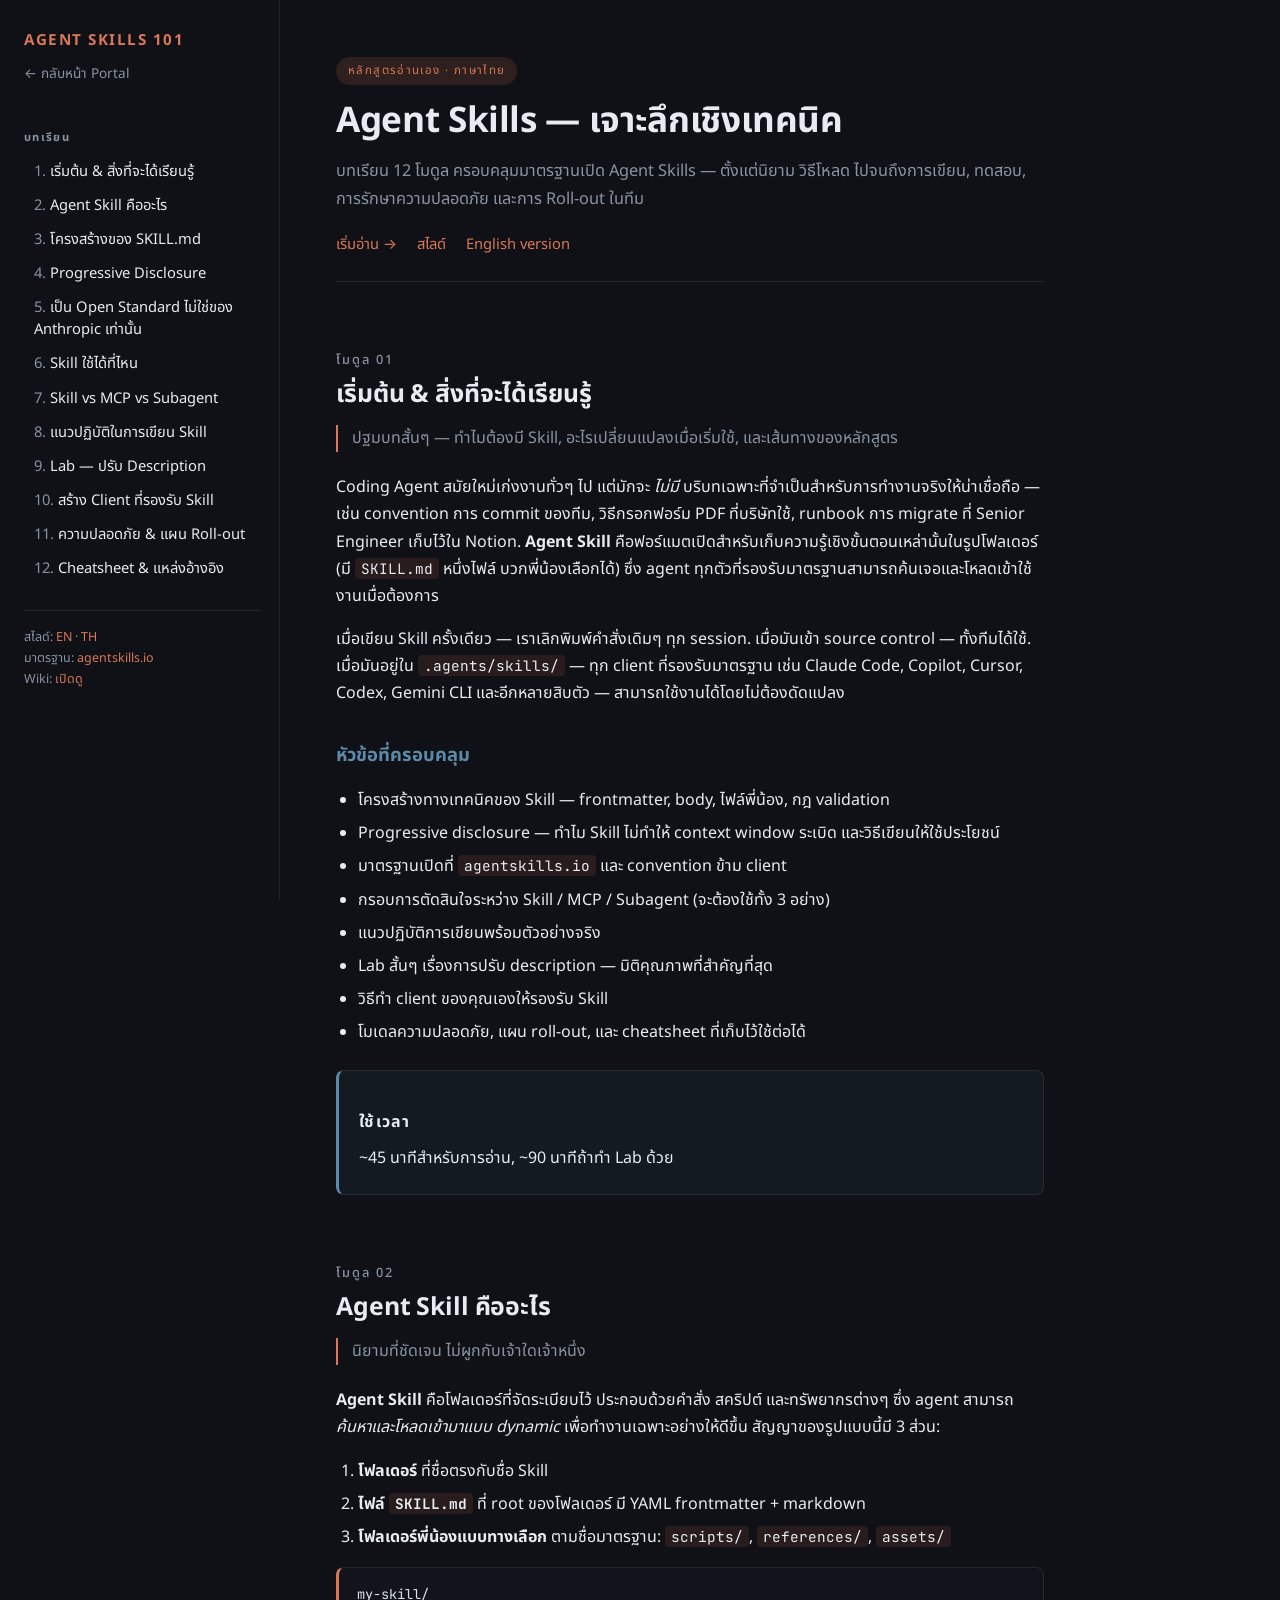
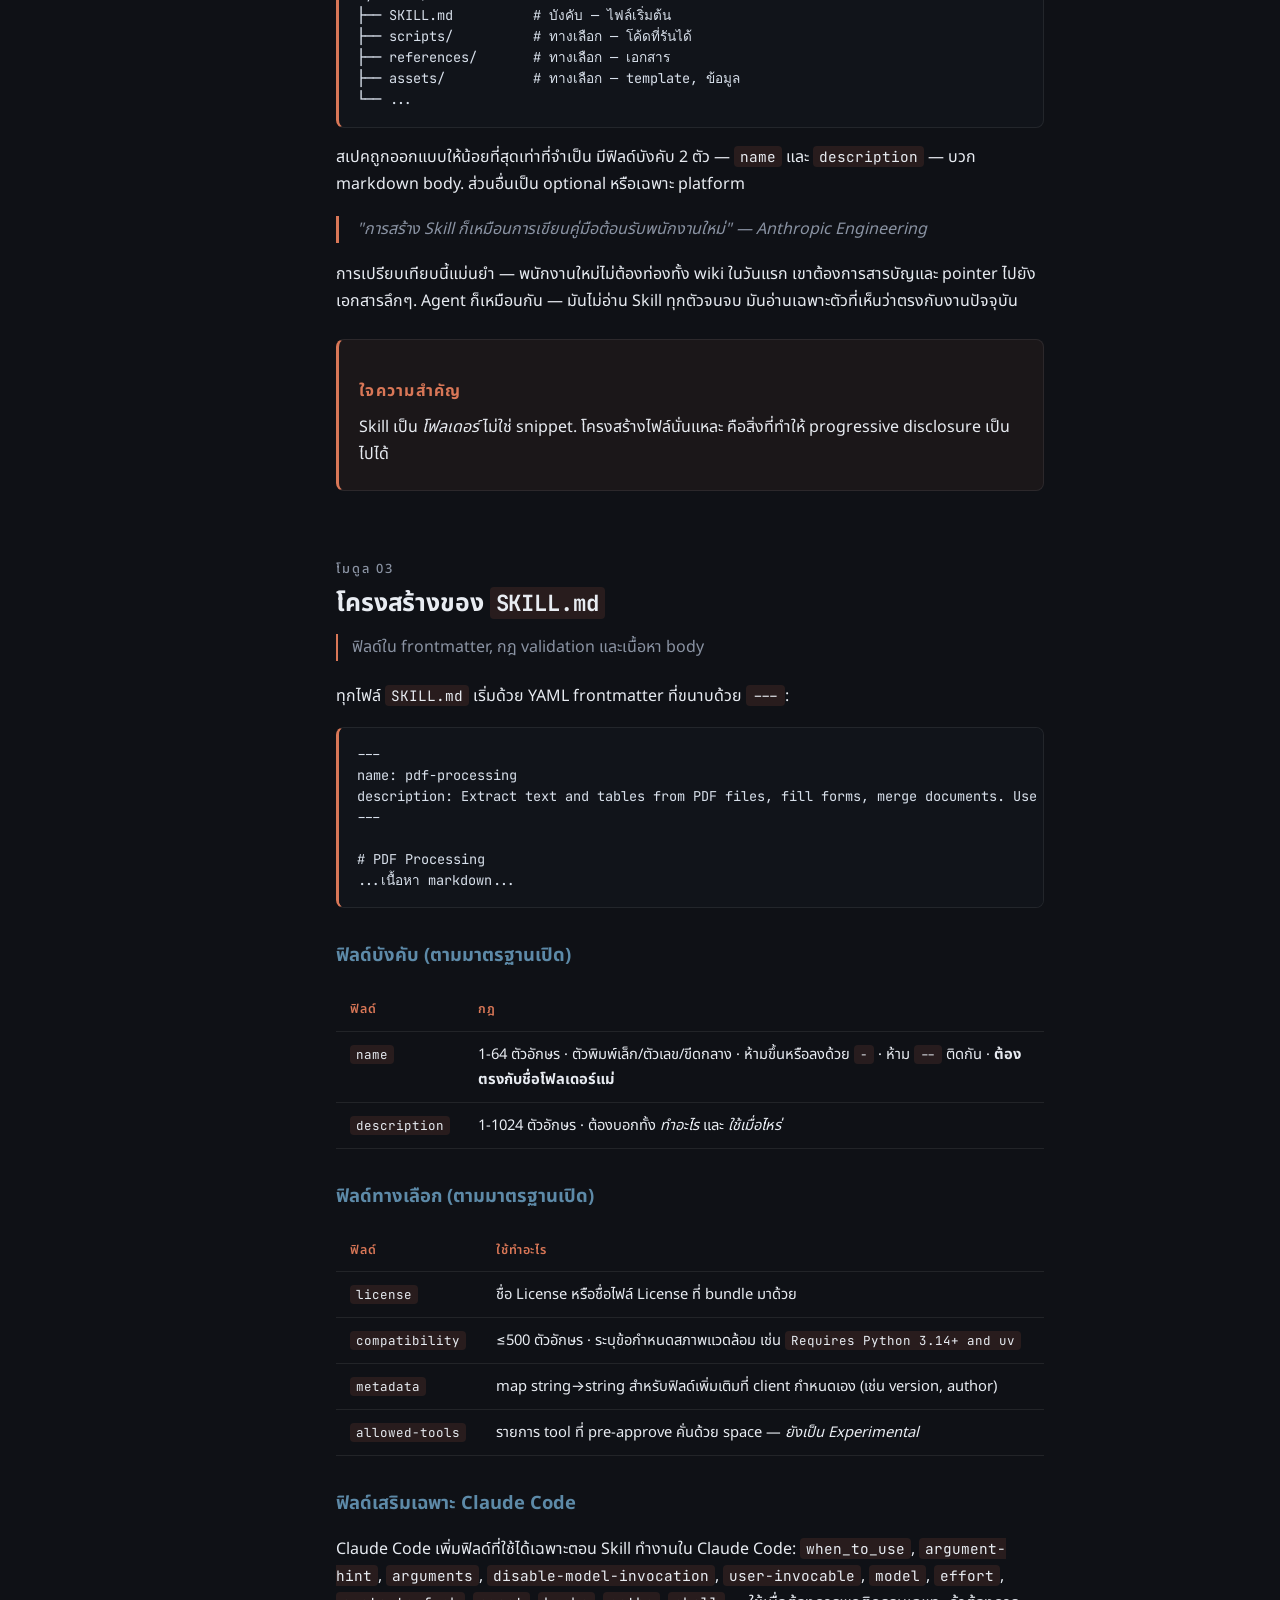
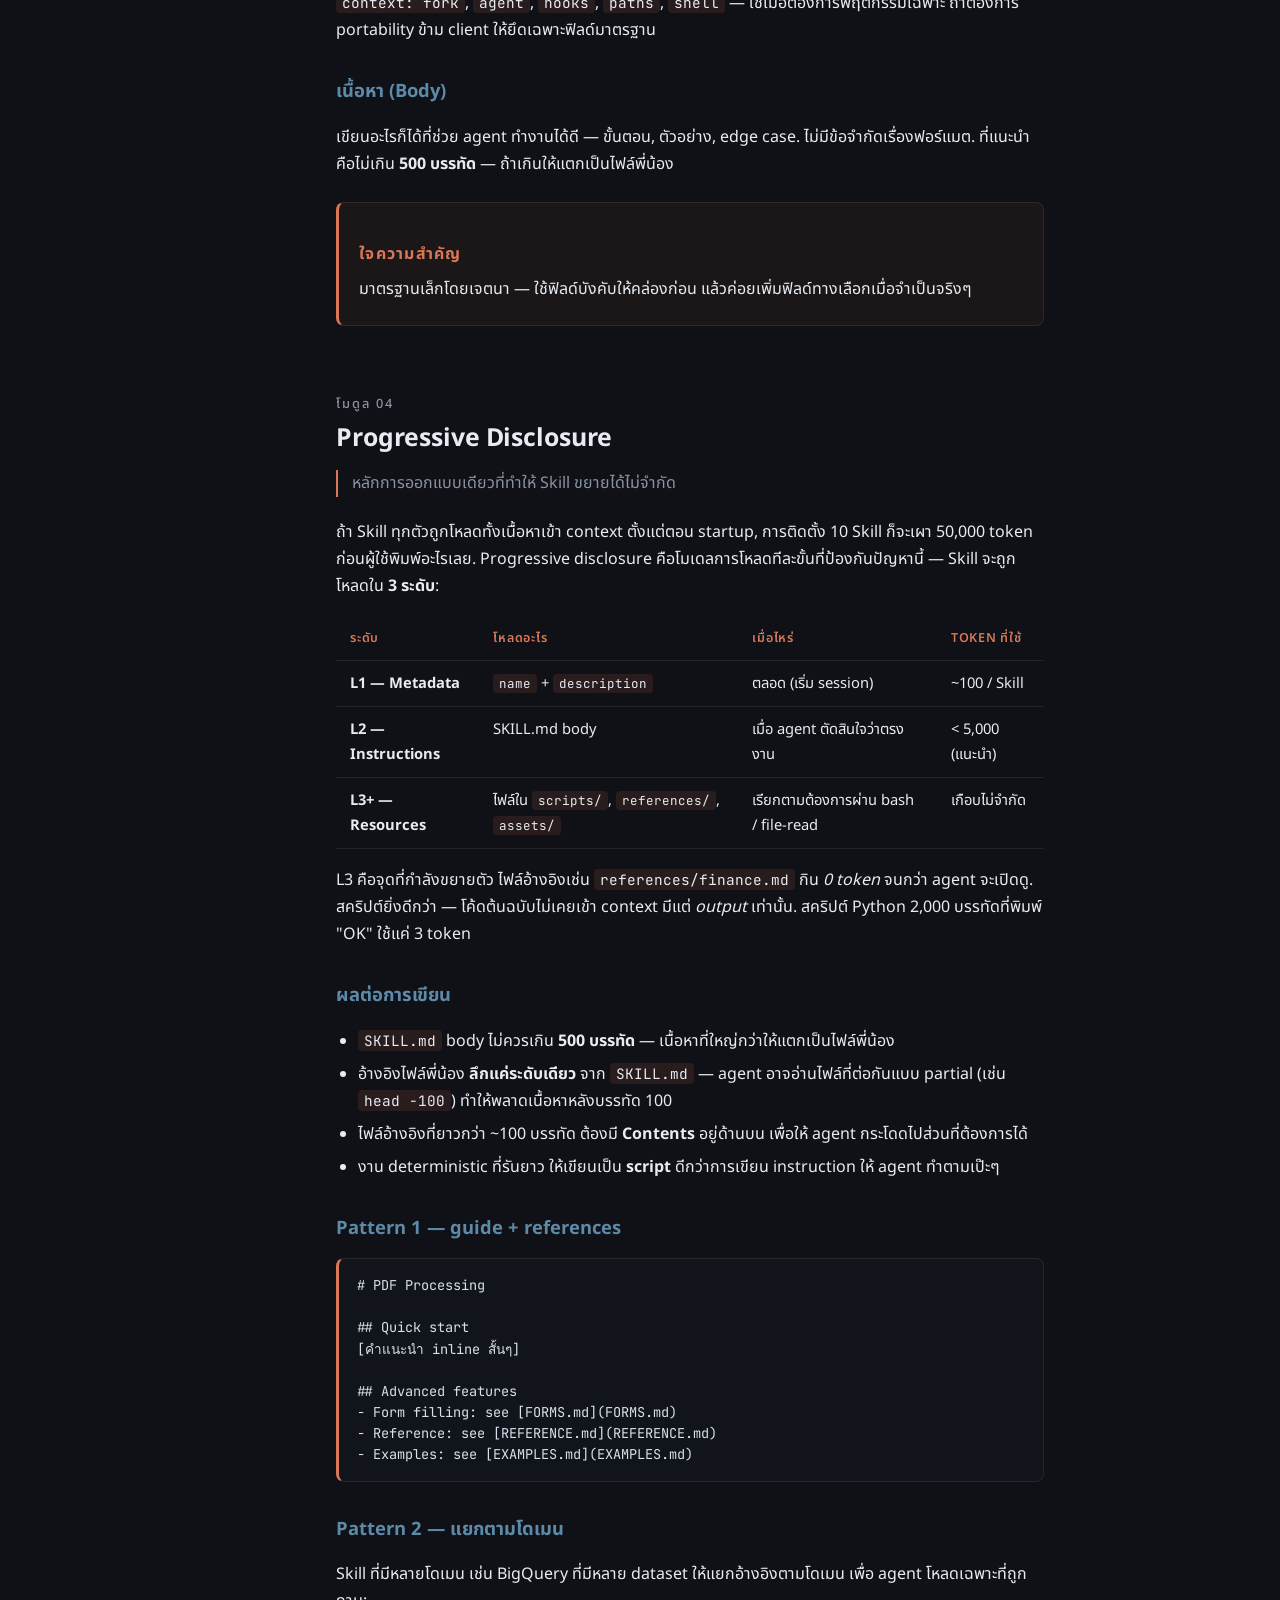
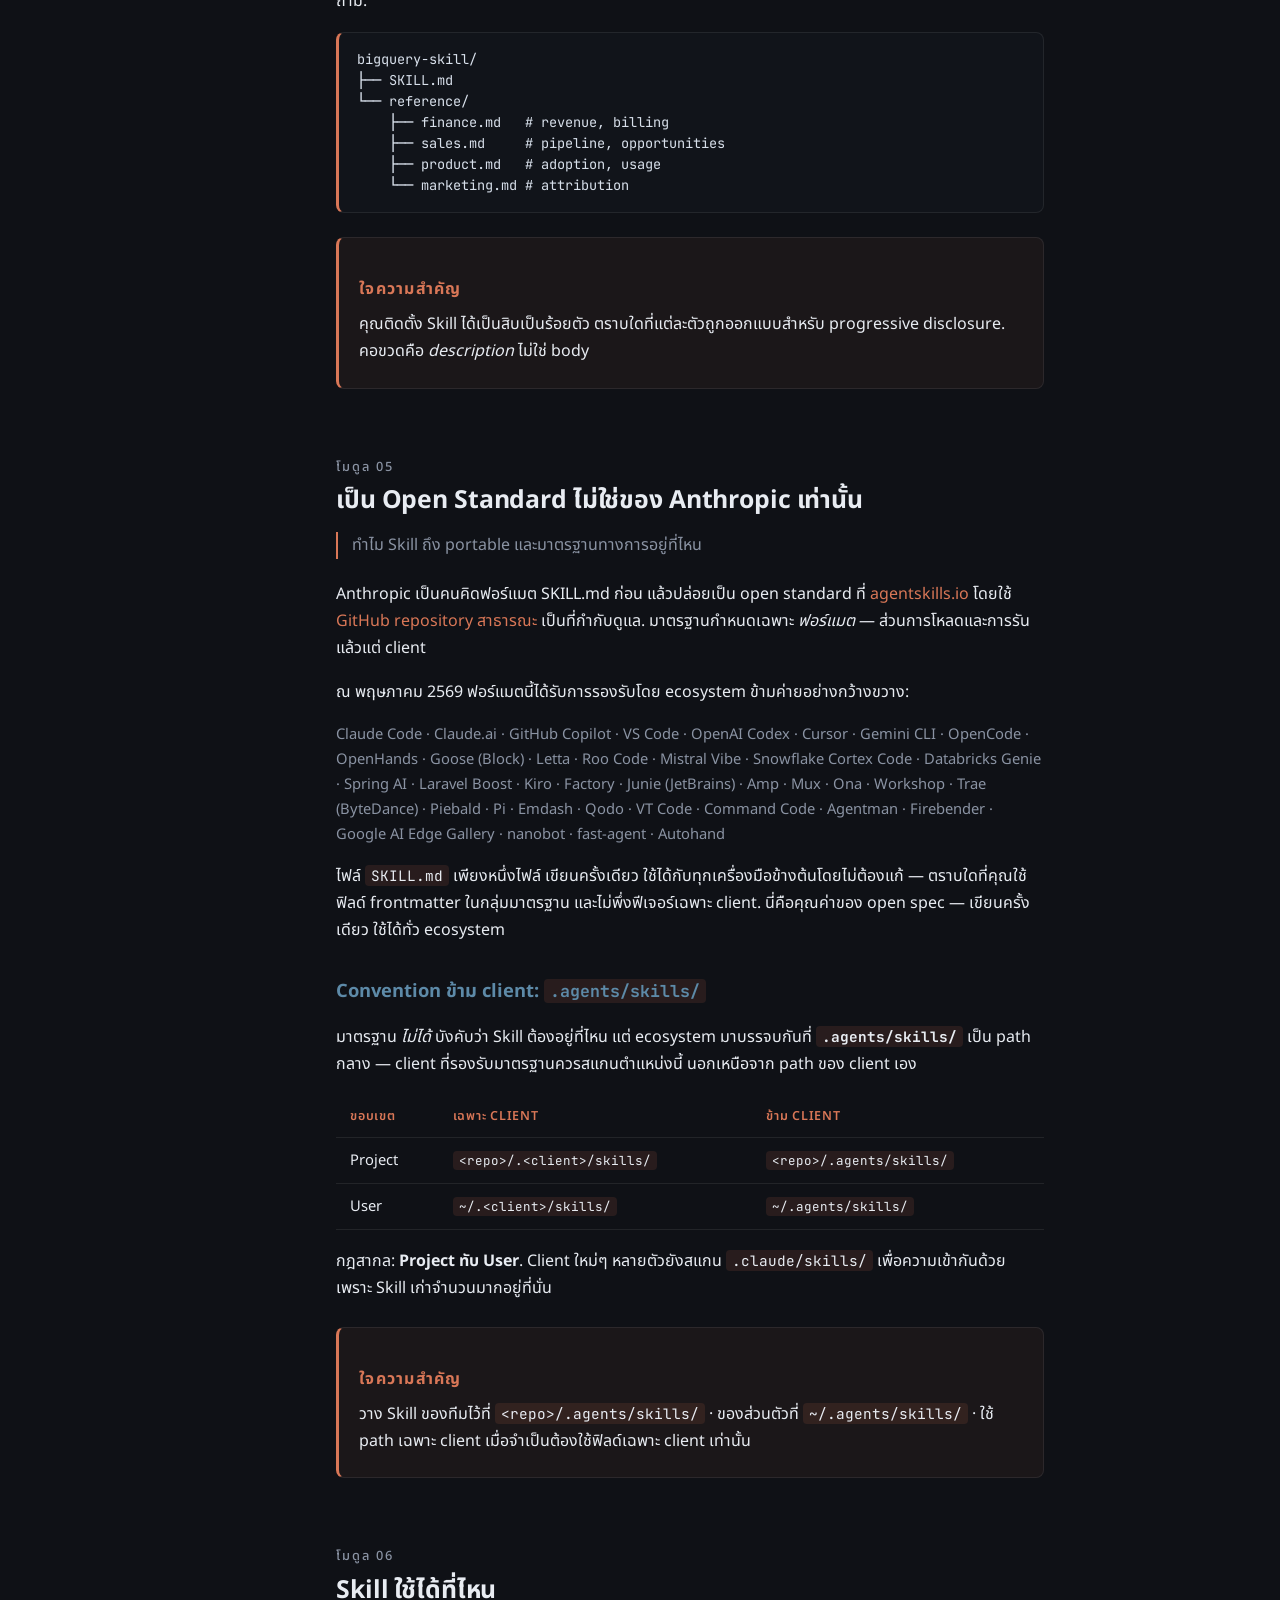
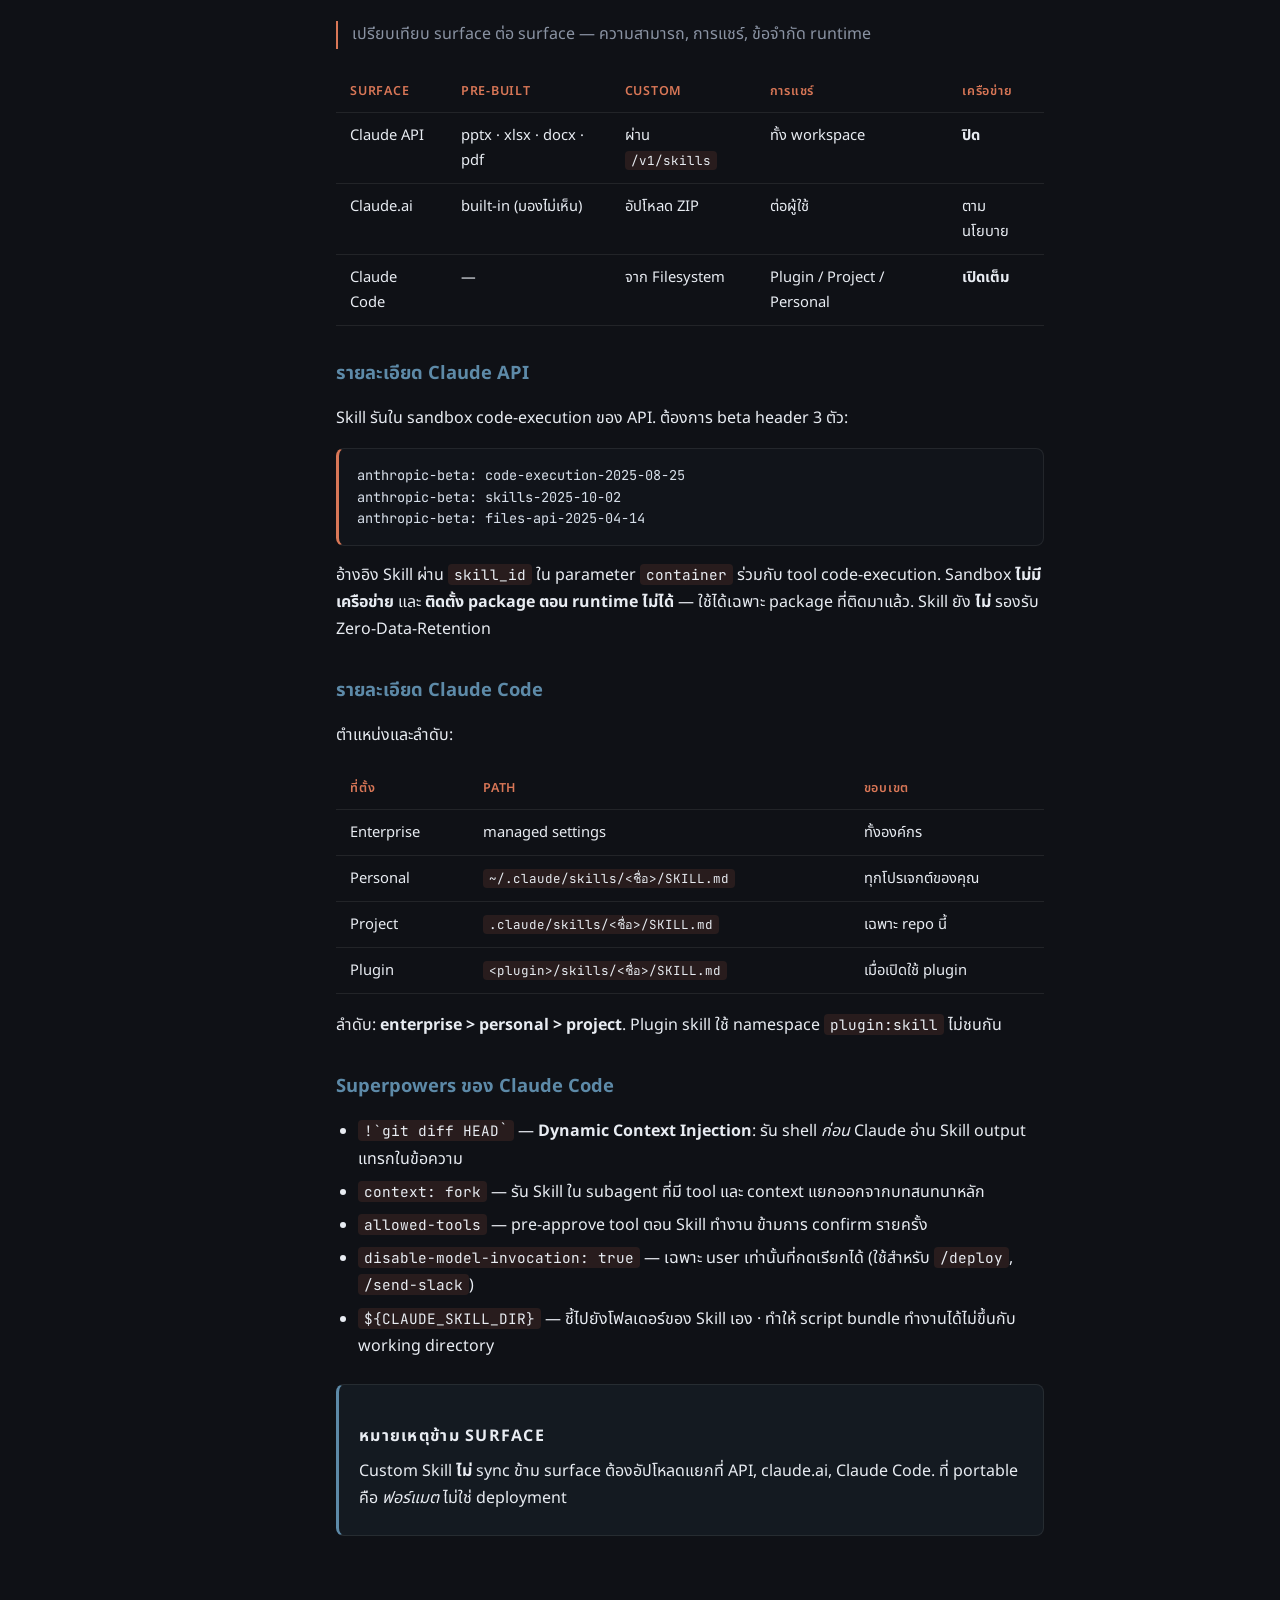
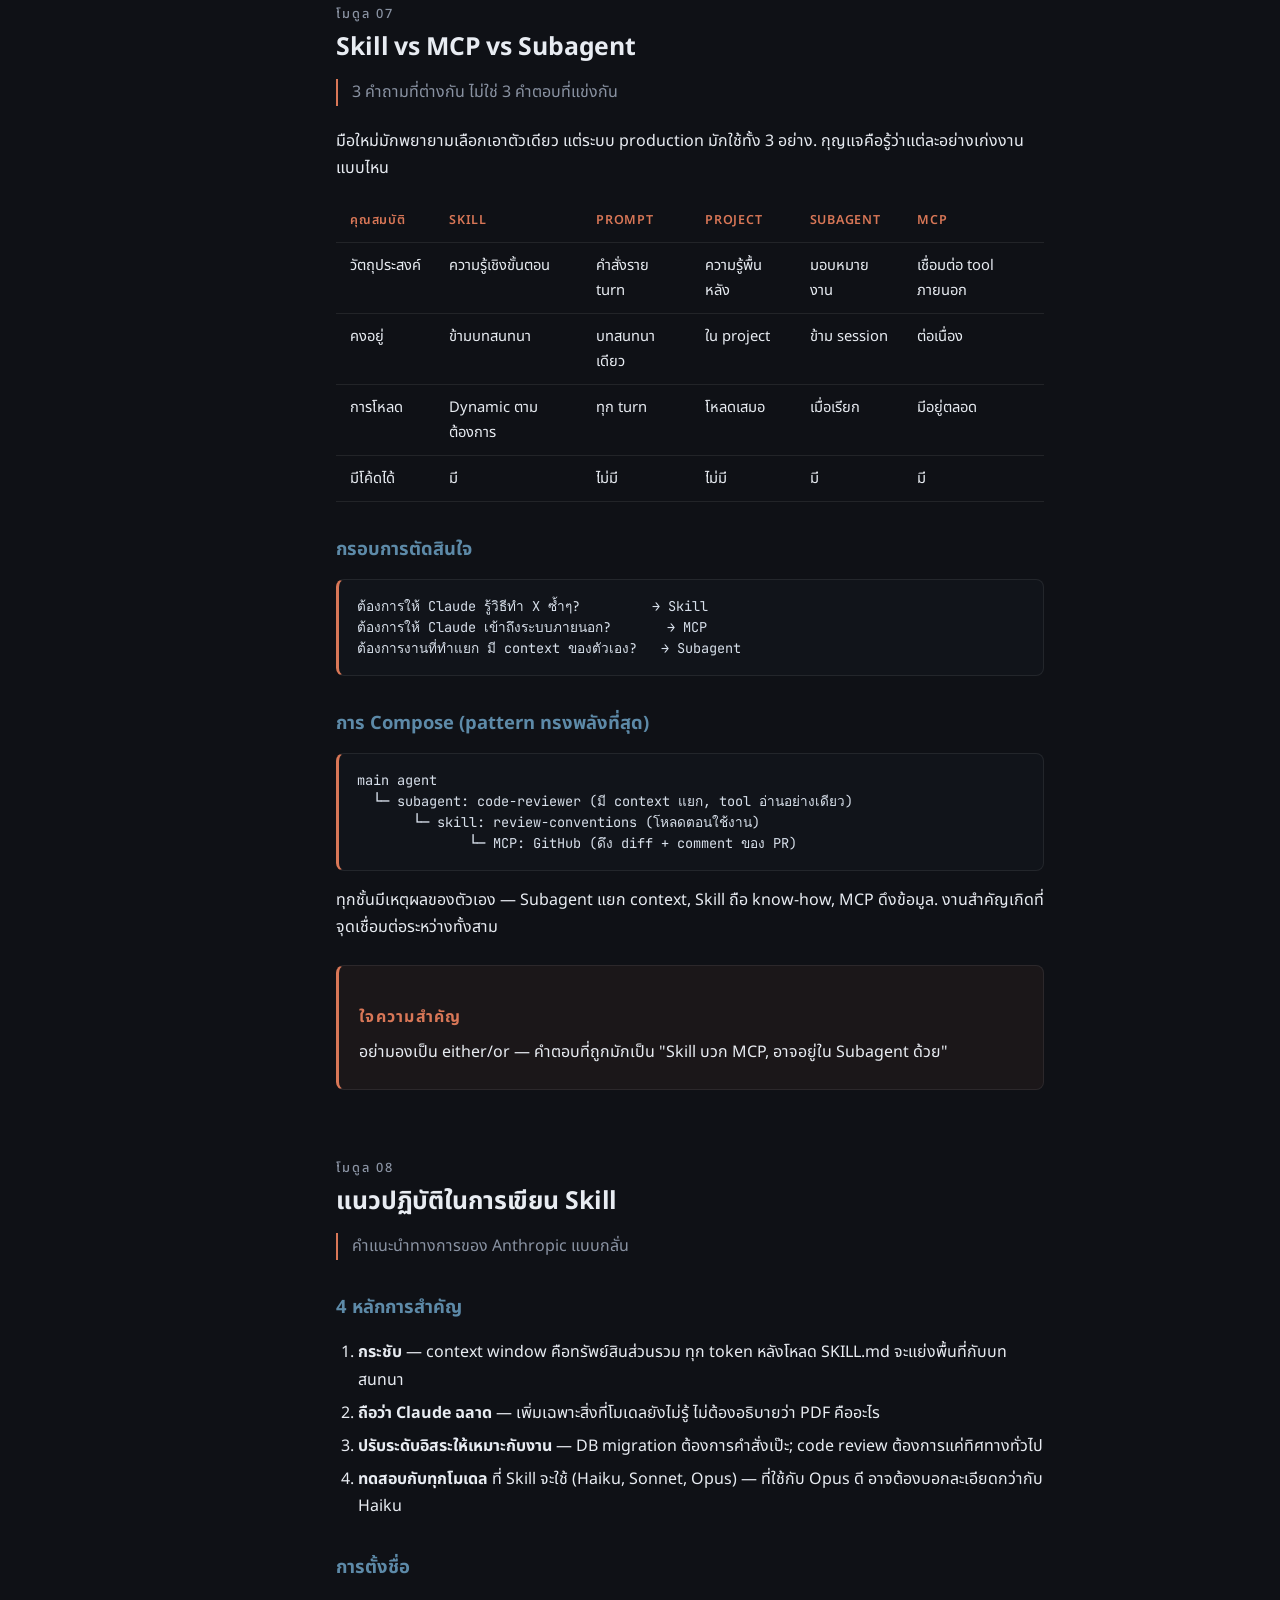
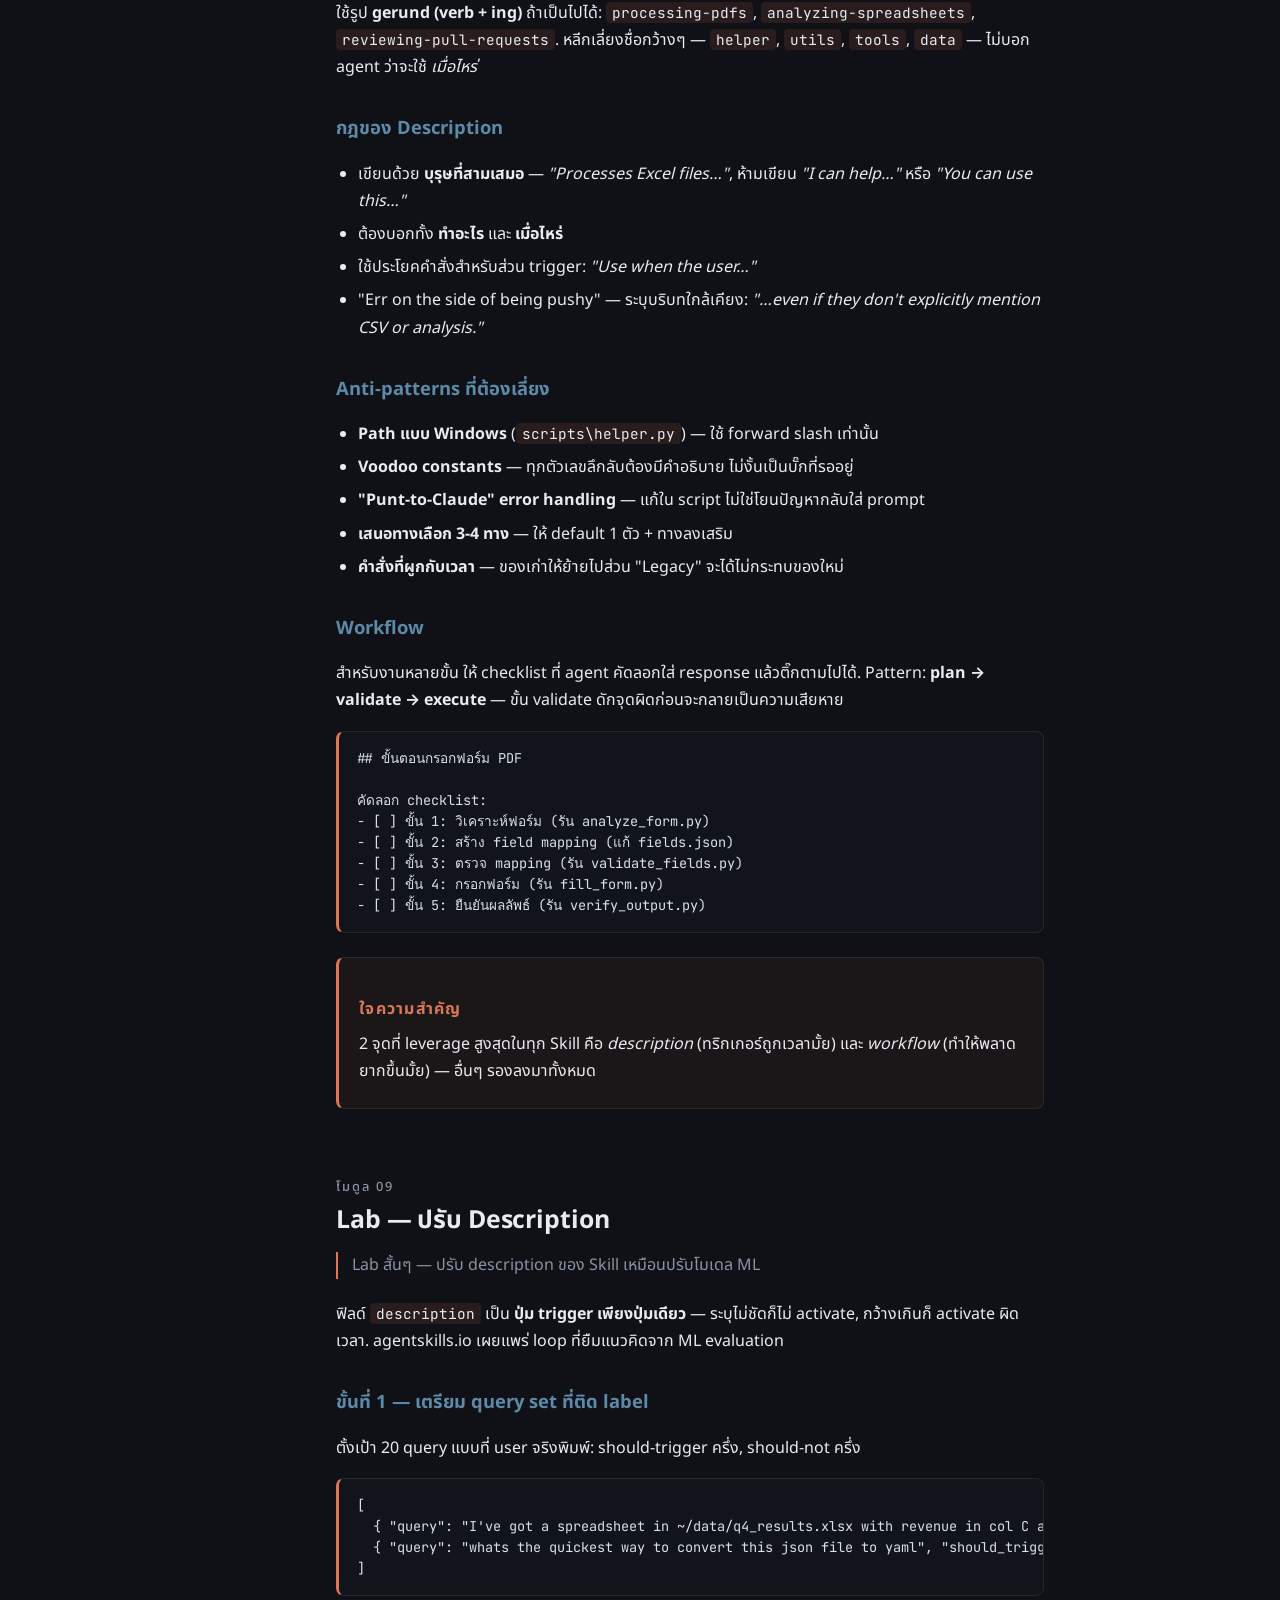
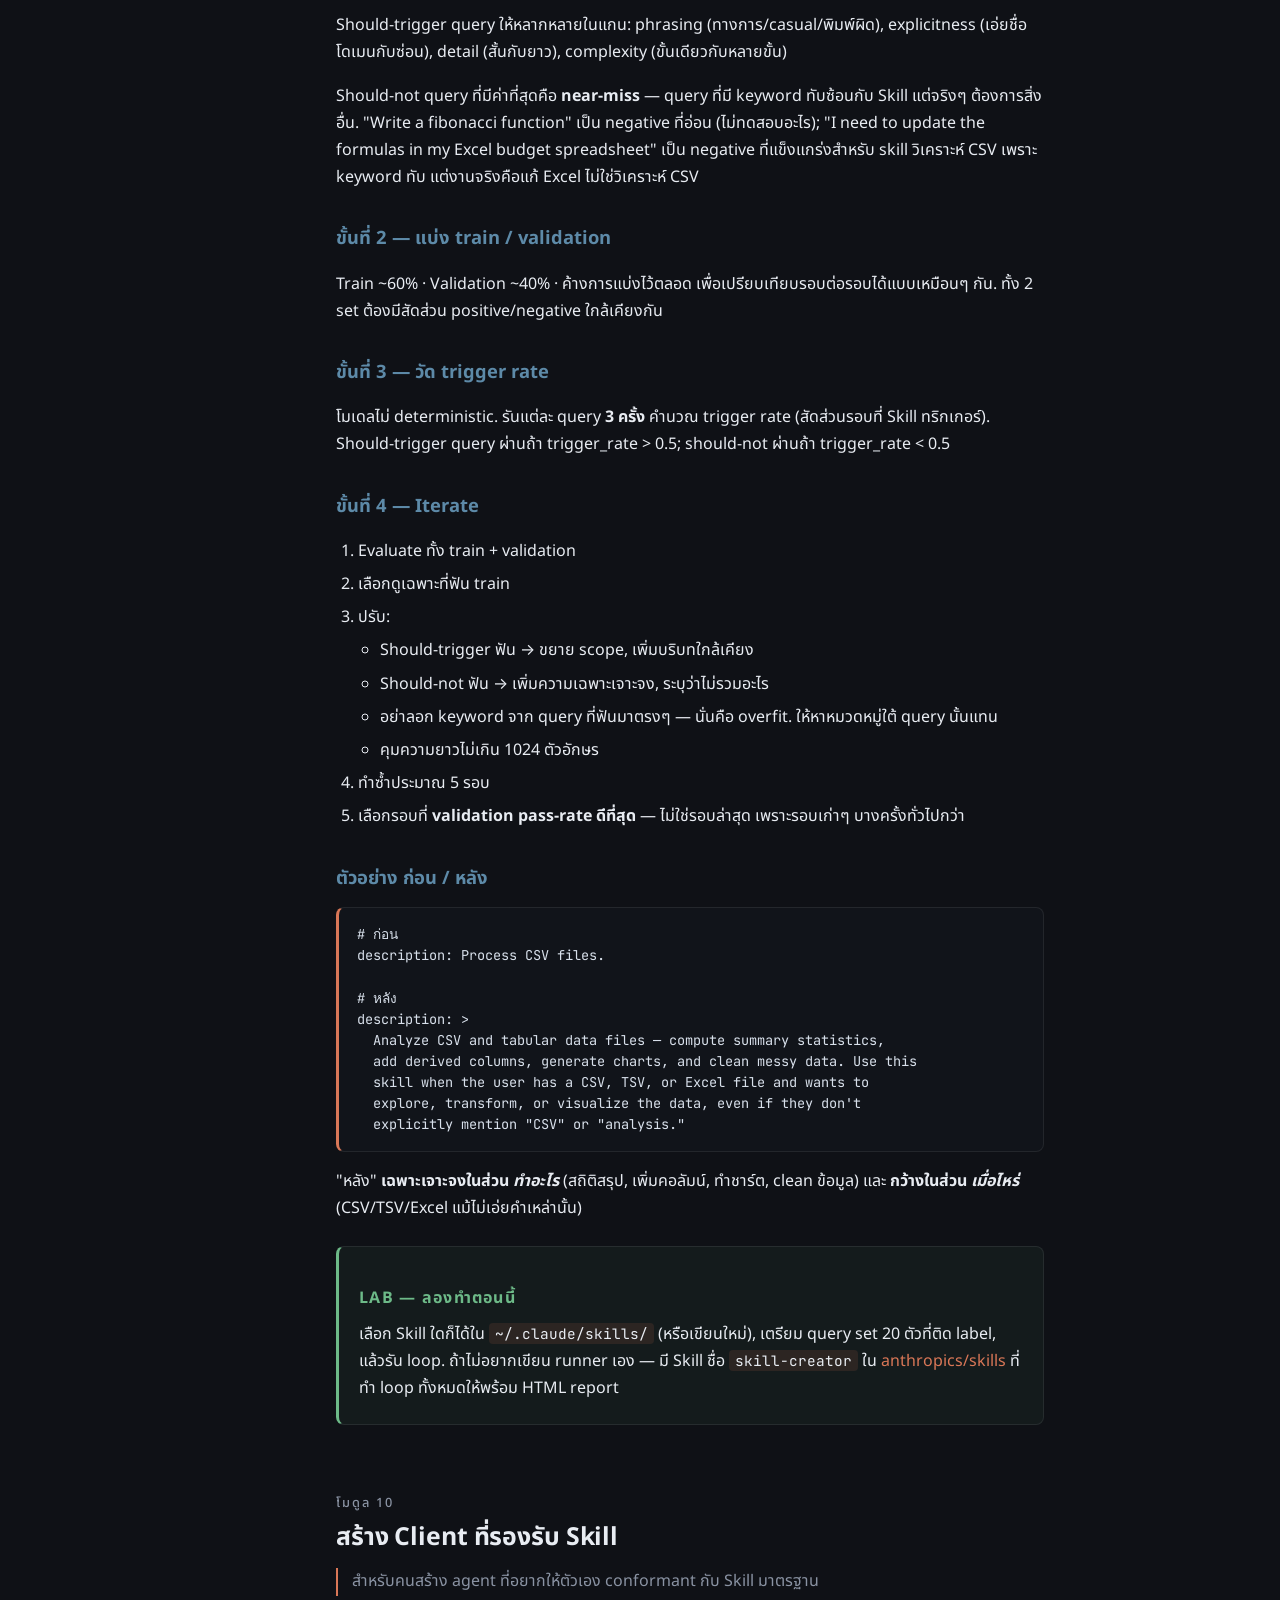
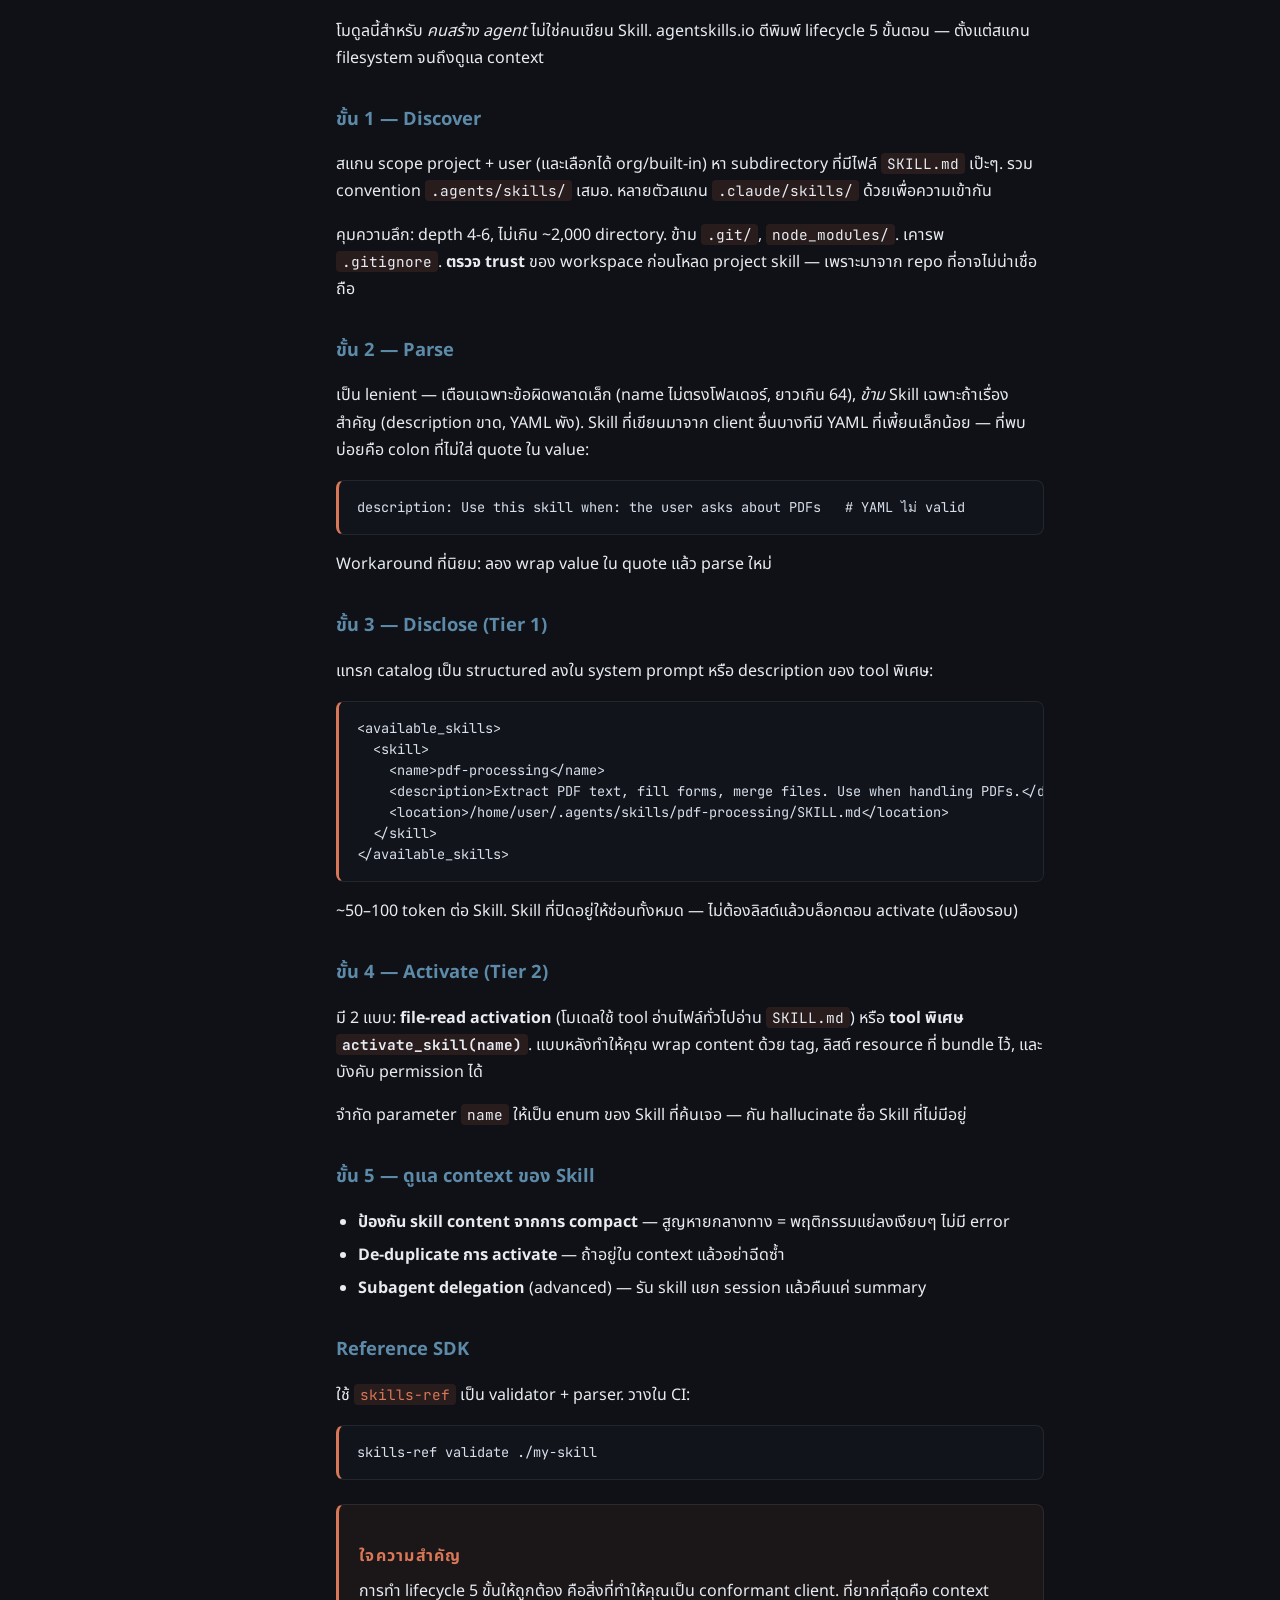
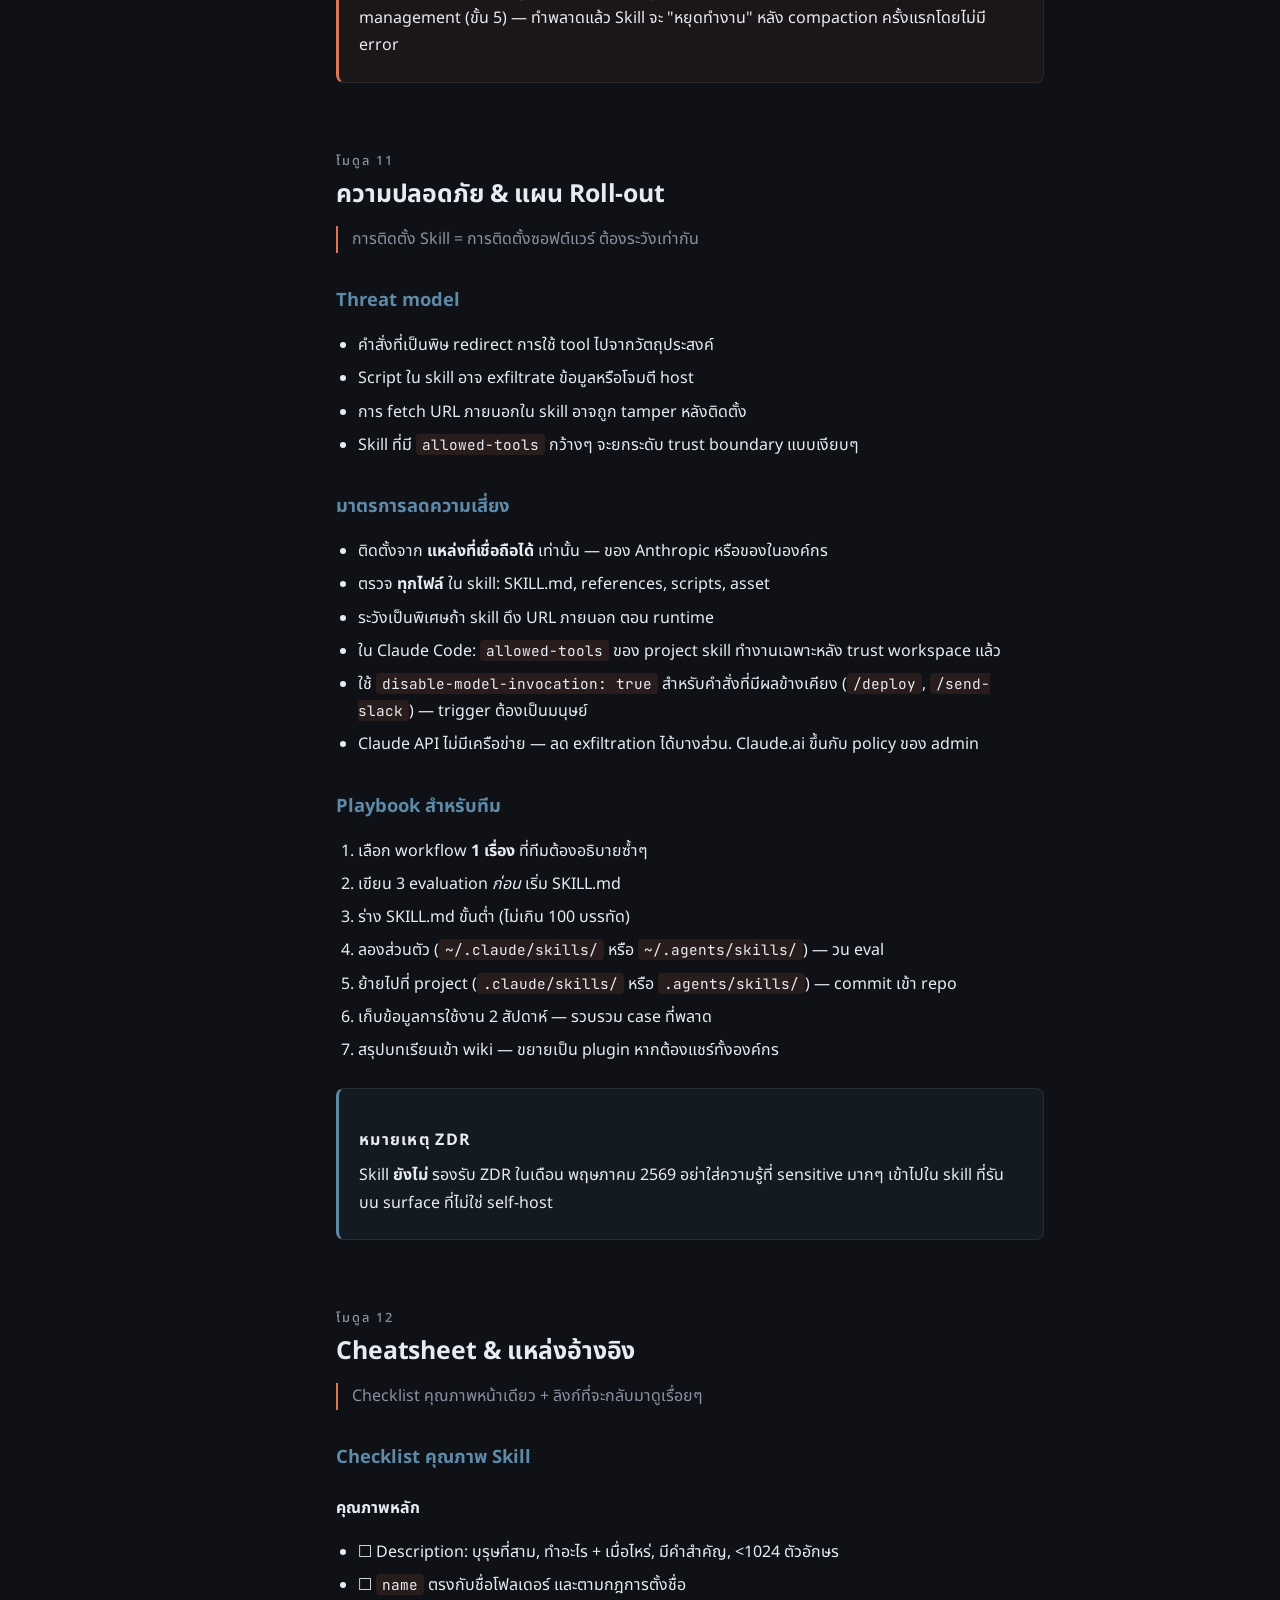
<file: wiki-root/web/course-th.html>
<!doctype html>
<html lang="th">
<head>
<meta charset="utf-8" />
<meta name="viewport" content="width=device-width, initial-scale=1" />
<title>Agent Skills 101 — หลักสูตรอ่านเอง (TH)</title>
<link rel="preconnect" href="https://fonts.googleapis.com" />
<link rel="preconnect" href="https://fonts.gstatic.com" crossorigin />
<link href="https://fonts.googleapis.com/css2?family=Inter:wght@400;500;600;700&family=Noto+Sans+Thai:wght@400;500;600;700&family=JetBrains+Mono:wght@400;500&display=swap" rel="stylesheet" />
<style>
  :root {
    --bg: #0f1116;
    --panel: #181b22;
    --panel-2: #1f242d;
    --accent: #d97757;
    --accent-2: #5d8aa8;
    --muted: #8a93a3;
    --text: #e8ecf2;
    --border: rgba(255,255,255,0.08);
    --code-bg: #11141a;
  }
  * { box-sizing: border-box; }
  html, body { margin: 0; padding: 0; }
  body {
    font-family: "Noto Sans Thai", "Inter", "Segoe UI", system-ui, -apple-system, sans-serif;
    background: var(--bg);
    color: var(--text);
    line-height: 1.7;
  }
  a { color: var(--accent); text-decoration: none; }
  a:hover { text-decoration: underline; }
  code { font-family: "JetBrains Mono", "Menlo", monospace; font-size: 0.9em;
    background: rgba(217,119,87,0.12); padding: 1px 6px; border-radius: 4px; }
  pre {
    background: var(--code-bg);
    border: 1px solid var(--border);
    border-left: 3px solid var(--accent);
    padding: 16px 18px;
    border-radius: 8px;
    overflow-x: auto;
    font-size: 0.85em;
    line-height: 1.55;
    font-family: "JetBrains Mono", "Menlo", monospace;
  }
  pre code { background: none; padding: 0; font-size: inherit; color: #d8e0eb; font-family: inherit; }

  .layout { display: grid; grid-template-columns: 280px 1fr; max-width: 1280px; margin: 0 auto; gap: 0; }

  aside.toc {
    position: sticky; top: 0; align-self: start;
    height: 100vh; overflow-y: auto;
    border-right: 1px solid var(--border);
    padding: 28px 18px 28px 24px;
    background: var(--bg);
  }
  aside.toc .brand {
    font-weight: 700; font-size: 0.95em;
    color: var(--accent);
    text-transform: uppercase;
    letter-spacing: 0.1em;
    margin-bottom: 6px;
  }
  aside.toc .home-link { display: inline-block; color: var(--muted); font-size: 0.85em; margin-bottom: 26px; }
  aside.toc h2 { font-size: 0.7em; text-transform: uppercase; letter-spacing: 0.12em; color: var(--muted); margin: 16px 0 8px; }
  aside.toc ol { list-style: none; padding: 0; margin: 0; counter-reset: step; }
  aside.toc ol li { counter-increment: step; margin: 0; }
  aside.toc ol li a {
    display: block; color: var(--text); padding: 6px 10px;
    border-radius: 6px; font-size: 0.92em; line-height: 1.5;
  }
  aside.toc ol li a::before {
    content: counter(step) ". ";
    color: var(--muted);
    font-variant-numeric: tabular-nums;
  }
  aside.toc ol li a:hover { background: var(--panel); text-decoration: none; }
  aside.toc .meta { font-size: 0.78em; color: var(--muted); margin-top: 24px; padding-top: 16px; border-top: 1px solid var(--border); }
  aside.toc .meta a { color: var(--accent); }

  main {
    padding: 56px 56px 96px;
    max-width: 820px;
  }
  main header.page-head { margin-bottom: 40px; padding-bottom: 24px; border-bottom: 1px solid var(--border); }
  main header.page-head .pill {
    display: inline-block; padding: 4px 12px; border-radius: 999px;
    background: rgba(217,119,87,0.15); color: var(--accent);
    font-size: 0.72em; letter-spacing: 0.12em; text-transform: uppercase;
    margin-bottom: 14px;
  }
  main header.page-head h1 { font-size: 2.2rem; font-weight: 700; margin: 0; letter-spacing: -0.01em; line-height: 1.3; }
  main header.page-head .lede { color: var(--muted); margin: 14px 0 0; font-size: 1.02em; }
  main header.page-head .quick-links { margin-top: 18px; font-size: 0.92em; }
  main header.page-head .quick-links a { margin-right: 16px; }

  section.module {
    margin: 56px 0;
    padding-top: 12px;
    scroll-margin-top: 16px;
  }
  section.module .num {
    color: var(--muted);
    font-size: 0.8em;
    letter-spacing: 0.16em;
    text-transform: uppercase;
    font-weight: 500;
  }
  section.module h2 {
    font-size: 1.55rem;
    margin: 6px 0 14px;
    font-weight: 700;
    letter-spacing: -0.005em;
    line-height: 1.35;
  }
  section.module .summary {
    color: var(--muted);
    font-size: 1em;
    margin: 0 0 22px;
    padding-left: 14px;
    border-left: 2px solid var(--accent);
  }
  section.module h3 { font-size: 1.15rem; margin: 32px 0 10px; color: var(--accent-2); }
  section.module h4 { font-size: 1rem; margin: 22px 0 8px; color: var(--text); }
  section.module ul, section.module ol { padding-left: 22px; }
  section.module li { margin: 6px 0; }

  .callout {
    background: rgba(93,138,168,0.08);
    border: 1px solid var(--border);
    border-left: 3px solid var(--accent-2);
    border-radius: 8px;
    padding: 16px 20px;
    margin: 24px 0;
  }
  .callout.takeaway { border-left-color: var(--accent); background: rgba(217,119,87,0.06); }
  .callout.lab { border-left-color: #6dba88; background: rgba(109,186,136,0.06); }
  .callout h4 { margin: 0 0 8px; color: var(--text); font-size: 0.92em; text-transform: uppercase; letter-spacing: 0.08em; }
  .callout.takeaway h4 { color: var(--accent); }
  .callout.lab h4 { color: #6dba88; }
  .callout p { margin: 6px 0; }

  table {
    width: 100%; border-collapse: collapse; margin: 18px 0;
    font-size: 0.92em;
  }
  th, td { padding: 10px 14px; text-align: left; border-bottom: 1px solid var(--border); vertical-align: top; }
  th { color: var(--accent); font-weight: 600; font-size: 0.85em; text-transform: uppercase; letter-spacing: 0.06em; }
  td code { font-size: 0.85em; }

  blockquote {
    margin: 18px 0;
    padding: 0 0 0 18px;
    color: var(--muted);
    border-left: 3px solid var(--accent);
    font-style: italic;
  }

  .term-en {
    color: var(--muted);
    font-style: italic;
    font-size: 0.9em;
  }

  .footer-nav {
    display: flex; justify-content: space-between; align-items: center;
    margin-top: 64px; padding-top: 24px; border-top: 1px solid var(--border);
    font-size: 0.9em;
  }

  @media (max-width: 900px) {
    .layout { grid-template-columns: 1fr; }
    aside.toc { position: static; height: auto; border-right: none; border-bottom: 1px solid var(--border); padding: 20px 24px; }
    main { padding: 32px 24px 64px; }
  }
</style>
</head>
<body>
<div class="layout">

<aside class="toc">
  <div class="brand">Agent Skills 101</div>
  <a class="home-link" href="index.html">← กลับหน้า Portal</a>

  <h2>บทเรียน</h2>
  <ol>
    <li><a href="#m1">เริ่มต้น &amp; สิ่งที่จะได้เรียนรู้</a></li>
    <li><a href="#m2">Agent Skill คืออะไร</a></li>
    <li><a href="#m3">โครงสร้างของ SKILL.md</a></li>
    <li><a href="#m4">Progressive Disclosure</a></li>
    <li><a href="#m5">เป็น Open Standard ไม่ใช่ของ Anthropic เท่านั้น</a></li>
    <li><a href="#m6">Skill ใช้ได้ที่ไหน</a></li>
    <li><a href="#m7">Skill vs MCP vs Subagent</a></li>
    <li><a href="#m8">แนวปฏิบัติในการเขียน Skill</a></li>
    <li><a href="#m9">Lab — ปรับ Description</a></li>
    <li><a href="#m10">สร้าง Client ที่รองรับ Skill</a></li>
    <li><a href="#m11">ความปลอดภัย &amp; แผน Roll-out</a></li>
    <li><a href="#m12">Cheatsheet &amp; แหล่งอ้างอิง</a></li>
  </ol>

  <div class="meta">
    สไลด์: <a href="../slides/training-en.html">EN</a> · <a href="../slides/training-th.html">TH</a><br>
    มาตรฐาน: <a href="https://agentskills.io">agentskills.io</a><br>
    Wiki: <a href="../index.md">เปิดดู</a>
  </div>
</aside>

<main>

<header class="page-head">
  <span class="pill">หลักสูตรอ่านเอง · ภาษาไทย</span>
  <h1>Agent Skills — เจาะลึกเชิงเทคนิค</h1>
  <p class="lede">บทเรียน 12 โมดูล ครอบคลุมมาตรฐานเปิด Agent Skills — ตั้งแต่นิยาม วิธีโหลด ไปจนถึงการเขียน, ทดสอบ, การรักษาความปลอดภัย และการ Roll-out ในทีม</p>
  <div class="quick-links">
    <a href="#m1">เริ่มอ่าน →</a>
    <a href="../slides/training-th.html">สไลด์</a>
    <a href="course-en.html">English version</a>
  </div>
</header>

<!-- Module 1 -->
<section id="m1" class="module">
  <div class="num">โมดูล 01</div>
  <h2>เริ่มต้น &amp; สิ่งที่จะได้เรียนรู้</h2>
  <p class="summary">ปฐมบทสั้นๆ — ทำไมต้องมี Skill, อะไรเปลี่ยนแปลงเมื่อเริ่มใช้, และเส้นทางของหลักสูตร</p>

  <p>Coding Agent สมัยใหม่เก่งงานทั่วๆ ไป แต่มักจะ <em>ไม่มี</em> บริบทเฉพาะที่จำเป็นสำหรับการทำงานจริงให้น่าเชื่อถือ — เช่น convention การ commit ของทีม, วิธีกรอกฟอร์ม PDF ที่บริษัทใช้, runbook การ migrate ที่ Senior Engineer เก็บไว้ใน Notion. <strong>Agent Skill</strong> คือฟอร์แมตเปิดสำหรับเก็บความรู้เชิงขั้นตอนเหล่านั้นในรูปโฟลเดอร์ (มี <code>SKILL.md</code> หนึ่งไฟล์ บวกพี่น้องเลือกได้) ซึ่ง agent ทุกตัวที่รองรับมาตรฐานสามารถค้นเจอและโหลดเข้าใช้งานเมื่อต้องการ</p>

  <p>เมื่อเขียน Skill ครั้งเดียว — เราเลิกพิมพ์คำสั่งเดิมๆ ทุก session. เมื่อมันเข้า source control — ทั้งทีมได้ใช้. เมื่อมันอยู่ใน <code>.agents/skills/</code> — ทุก client ที่รองรับมาตรฐาน เช่น Claude Code, Copilot, Cursor, Codex, Gemini CLI และอีกหลายสิบตัว — สามารถใช้งานได้โดยไม่ต้องดัดแปลง</p>

  <h3>หัวข้อที่ครอบคลุม</h3>
  <ul>
    <li>โครงสร้างทางเทคนิคของ Skill — frontmatter, body, ไฟล์พี่น้อง, กฎ validation</li>
    <li>Progressive disclosure — ทำไม Skill ไม่ทำให้ context window ระเบิด และวิธีเขียนให้ใช้ประโยชน์</li>
    <li>มาตรฐานเปิดที่ <code>agentskills.io</code> และ convention ข้าม client</li>
    <li>กรอบการตัดสินใจระหว่าง Skill / MCP / Subagent (จะต้องใช้ทั้ง 3 อย่าง)</li>
    <li>แนวปฏิบัติการเขียนพร้อมตัวอย่างจริง</li>
    <li>Lab สั้นๆ เรื่องการปรับ description — มิติคุณภาพที่สำคัญที่สุด</li>
    <li>วิธีทำ client ของคุณเองให้รองรับ Skill</li>
    <li>โมเดลความปลอดภัย, แผน roll-out, และ cheatsheet ที่เก็บไว้ใช้ต่อได้</li>
  </ul>

  <div class="callout">
    <h4>ใช้เวลา</h4>
    <p>~45 นาทีสำหรับการอ่าน, ~90 นาทีถ้าทำ Lab ด้วย</p>
  </div>
</section>

<!-- Module 2 -->
<section id="m2" class="module">
  <div class="num">โมดูล 02</div>
  <h2>Agent Skill คืออะไร</h2>
  <p class="summary">นิยามที่ชัดเจน ไม่ผูกกับเจ้าใดเจ้าหนึ่ง</p>

  <p><strong>Agent Skill</strong> คือโฟลเดอร์ที่จัดระเบียบไว้ ประกอบด้วยคำสั่ง สคริปต์ และทรัพยากรต่างๆ ซึ่ง agent สามารถ <em>ค้นหาและโหลดเข้ามาแบบ dynamic</em> เพื่อทำงานเฉพาะอย่างให้ดีขึ้น สัญญาของรูปแบบนี้มี 3 ส่วน:</p>

  <ol>
    <li><strong>โฟลเดอร์</strong> ที่ชื่อตรงกับชื่อ Skill</li>
    <li><strong>ไฟล์ <code>SKILL.md</code></strong> ที่ root ของโฟลเดอร์ มี YAML frontmatter + markdown</li>
    <li><strong>โฟลเดอร์พี่น้องแบบทางเลือก</strong> ตามชื่อมาตรฐาน: <code>scripts/</code>, <code>references/</code>, <code>assets/</code></li>
  </ol>

  <pre><code>my-skill/
├── SKILL.md          # บังคับ — ไฟล์เริ่มต้น
├── scripts/          # ทางเลือก — โค้ดที่รันได้
├── references/       # ทางเลือก — เอกสาร
├── assets/           # ทางเลือก — template, ข้อมูล
└── ...</code></pre>

  <p>สเปคถูกออกแบบให้น้อยที่สุดเท่าที่จำเป็น มีฟิลด์บังคับ 2 ตัว — <code>name</code> และ <code>description</code> — บวก markdown body. ส่วนอื่นเป็น optional หรือเฉพาะ platform</p>

  <blockquote>"การสร้าง Skill ก็เหมือนการเขียนคู่มือต้อนรับพนักงานใหม่" — Anthropic Engineering</blockquote>

  <p>การเปรียบเทียบนี้แม่นยำ — พนักงานใหม่ไม่ต้องท่องทั้ง wiki ในวันแรก เขาต้องการสารบัญและ pointer ไปยังเอกสารลึกๆ. Agent ก็เหมือนกัน — มันไม่อ่าน Skill ทุกตัวจนจบ มันอ่านเฉพาะตัวที่เห็นว่าตรงกับงานปัจจุบัน</p>

  <div class="callout takeaway">
    <h4>ใจความสำคัญ</h4>
    <p>Skill เป็น <em>โฟลเดอร์</em> ไม่ใช่ snippet. โครงสร้างไฟล์นั่นแหละ คือสิ่งที่ทำให้ progressive disclosure เป็นไปได้</p>
  </div>
</section>

<!-- Module 3 -->
<section id="m3" class="module">
  <div class="num">โมดูล 03</div>
  <h2>โครงสร้างของ <code>SKILL.md</code></h2>
  <p class="summary">ฟิลด์ใน frontmatter, กฎ validation และเนื้อหา body</p>

  <p>ทุกไฟล์ <code>SKILL.md</code> เริ่มด้วย YAML frontmatter ที่ขนาบด้วย <code>---</code>:</p>

  <pre><code>---
name: pdf-processing
description: Extract text and tables from PDF files, fill forms, merge documents. Use when working with PDF files or when the user mentions PDFs, forms, or document extraction.
---

# PDF Processing
...เนื้อหา markdown...</code></pre>

  <h3>ฟิลด์บังคับ (ตามมาตรฐานเปิด)</h3>
  <table>
    <thead><tr><th>ฟิลด์</th><th>กฎ</th></tr></thead>
    <tbody>
      <tr><td><code>name</code></td><td>1-64 ตัวอักษร · ตัวพิมพ์เล็ก/ตัวเลข/ขีดกลาง · ห้ามขึ้นหรือลงด้วย <code>-</code> · ห้าม <code>--</code> ติดกัน · <strong>ต้องตรงกับชื่อโฟลเดอร์แม่</strong></td></tr>
      <tr><td><code>description</code></td><td>1-1024 ตัวอักษร · ต้องบอกทั้ง <em>ทำอะไร</em> และ <em>ใช้เมื่อไหร่</em></td></tr>
    </tbody>
  </table>

  <h3>ฟิลด์ทางเลือก (ตามมาตรฐานเปิด)</h3>
  <table>
    <thead><tr><th>ฟิลด์</th><th>ใช้ทำอะไร</th></tr></thead>
    <tbody>
      <tr><td><code>license</code></td><td>ชื่อ License หรือชื่อไฟล์ License ที่ bundle มาด้วย</td></tr>
      <tr><td><code>compatibility</code></td><td>≤500 ตัวอักษร · ระบุข้อกำหนดสภาพแวดล้อม เช่น <code>Requires Python 3.14+ and uv</code></td></tr>
      <tr><td><code>metadata</code></td><td>map string→string สำหรับฟิลด์เพิ่มเติมที่ client กำหนดเอง (เช่น version, author)</td></tr>
      <tr><td><code>allowed-tools</code></td><td>รายการ tool ที่ pre-approve คั่นด้วย space — <em>ยังเป็น Experimental</em></td></tr>
    </tbody>
  </table>

  <h3>ฟิลด์เสริมเฉพาะ Claude Code</h3>
  <p>Claude Code เพิ่มฟิลด์ที่ใช้ได้เฉพาะตอน Skill ทำงานใน Claude Code: <code>when_to_use</code>, <code>argument-hint</code>, <code>arguments</code>, <code>disable-model-invocation</code>, <code>user-invocable</code>, <code>model</code>, <code>effort</code>, <code>context: fork</code>, <code>agent</code>, <code>hooks</code>, <code>paths</code>, <code>shell</code> — ใช้เมื่อต้องการพฤติกรรมเฉพาะ ถ้าต้องการ portability ข้าม client ให้ยึดเฉพาะฟิลด์มาตรฐาน</p>

  <h3>เนื้อหา (Body)</h3>
  <p>เขียนอะไรก็ได้ที่ช่วย agent ทำงานได้ดี — ขั้นตอน, ตัวอย่าง, edge case. ไม่มีข้อจำกัดเรื่องฟอร์แมต. ที่แนะนำคือไม่เกิน <strong>500 บรรทัด</strong> — ถ้าเกินให้แตกเป็นไฟล์พี่น้อง</p>

  <div class="callout takeaway">
    <h4>ใจความสำคัญ</h4>
    <p>มาตรฐานเล็กโดยเจตนา — ใช้ฟิลด์บังคับให้คล่องก่อน แล้วค่อยเพิ่มฟิลด์ทางเลือกเมื่อจำเป็นจริงๆ</p>
  </div>
</section>

<!-- Module 4 -->
<section id="m4" class="module">
  <div class="num">โมดูล 04</div>
  <h2>Progressive Disclosure</h2>
  <p class="summary">หลักการออกแบบเดียวที่ทำให้ Skill ขยายได้ไม่จำกัด</p>

  <p>ถ้า Skill ทุกตัวถูกโหลดทั้งเนื้อหาเข้า context ตั้งแต่ตอน startup, การติดตั้ง 10 Skill ก็จะเผา 50,000 token ก่อนผู้ใช้พิมพ์อะไรเลย. Progressive disclosure คือโมเดลการโหลดทีละขั้นที่ป้องกันปัญหานี้ — Skill จะถูกโหลดใน <strong>3 ระดับ</strong>:</p>

  <table>
    <thead><tr><th>ระดับ</th><th>โหลดอะไร</th><th>เมื่อไหร่</th><th>Token ที่ใช้</th></tr></thead>
    <tbody>
      <tr><td><strong>L1 — Metadata</strong></td><td><code>name</code> + <code>description</code></td><td>ตลอด (เริ่ม session)</td><td>~100 / Skill</td></tr>
      <tr><td><strong>L2 — Instructions</strong></td><td>SKILL.md body</td><td>เมื่อ agent ตัดสินใจว่าตรงงาน</td><td>&lt; 5,000 (แนะนำ)</td></tr>
      <tr><td><strong>L3+ — Resources</strong></td><td>ไฟล์ใน <code>scripts/</code>, <code>references/</code>, <code>assets/</code></td><td>เรียกตามต้องการผ่าน bash / file-read</td><td>เกือบไม่จำกัด</td></tr>
    </tbody>
  </table>

  <p>L3 คือจุดที่กำลังขยายตัว ไฟล์อ้างอิงเช่น <code>references/finance.md</code> กิน <em>0 token</em> จนกว่า agent จะเปิดดู. สคริปต์ยิ่งดีกว่า — โค้ดต้นฉบับไม่เคยเข้า context มีแต่ <em>output</em> เท่านั้น. สคริปต์ Python 2,000 บรรทัดที่พิมพ์ "OK" ใช้แค่ 3 token</p>

  <h3>ผลต่อการเขียน</h3>
  <ul>
    <li><code>SKILL.md</code> body ไม่ควรเกิน <strong>500 บรรทัด</strong> — เนื้อหาที่ใหญ่กว่าให้แตกเป็นไฟล์พี่น้อง</li>
    <li>อ้างอิงไฟล์พี่น้อง <strong>ลึกแค่ระดับเดียว</strong> จาก <code>SKILL.md</code> — agent อาจอ่านไฟล์ที่ต่อกันแบบ partial (เช่น <code>head -100</code>) ทำให้พลาดเนื้อหาหลังบรรทัด 100</li>
    <li>ไฟล์อ้างอิงที่ยาวกว่า ~100 บรรทัด ต้องมี <strong>Contents</strong> อยู่ด้านบน เพื่อให้ agent กระโดดไปส่วนที่ต้องการได้</li>
    <li>งาน deterministic ที่รันยาว ให้เขียนเป็น <strong>script</strong> ดีกว่าการเขียน instruction ให้ agent ทำตามเป๊ะๆ</li>
  </ul>

  <h3>Pattern 1 — guide + references</h3>
<pre><code># PDF Processing

## Quick start
[คำแนะนำ inline สั้นๆ]

## Advanced features
- Form filling: see [FORMS.md](FORMS.md)
- Reference: see [REFERENCE.md](REFERENCE.md)
- Examples: see [EXAMPLES.md](EXAMPLES.md)</code></pre>

  <h3>Pattern 2 — แยกตามโดเมน</h3>
  <p>Skill ที่มีหลายโดเมน เช่น BigQuery ที่มีหลาย dataset ให้แยกอ้างอิงตามโดเมน เพื่อ agent โหลดเฉพาะที่ถูกถาม:</p>
<pre><code>bigquery-skill/
├── SKILL.md
└── reference/
    ├── finance.md   # revenue, billing
    ├── sales.md     # pipeline, opportunities
    ├── product.md   # adoption, usage
    └── marketing.md # attribution</code></pre>

  <div class="callout takeaway">
    <h4>ใจความสำคัญ</h4>
    <p>คุณติดตั้ง Skill ได้เป็นสิบเป็นร้อยตัว ตราบใดที่แต่ละตัวถูกออกแบบสำหรับ progressive disclosure. คอขวดคือ <em>description</em> ไม่ใช่ body</p>
  </div>
</section>

<!-- Module 5 -->
<section id="m5" class="module">
  <div class="num">โมดูล 05</div>
  <h2>เป็น Open Standard ไม่ใช่ของ Anthropic เท่านั้น</h2>
  <p class="summary">ทำไม Skill ถึง portable และมาตรฐานทางการอยู่ที่ไหน</p>

  <p>Anthropic เป็นคนคิดฟอร์แมต SKILL.md ก่อน แล้วปล่อยเป็น open standard ที่ <a href="https://agentskills.io">agentskills.io</a> โดยใช้ <a href="https://github.com/agentskills/agentskills">GitHub repository สาธารณะ</a> เป็นที่กำกับดูแล. มาตรฐานกำหนดเฉพาะ <em>ฟอร์แมต</em> — ส่วนการโหลดและการรันแล้วแต่ client</p>

  <p>ณ พฤษภาคม 2569 ฟอร์แมตนี้ได้รับการรองรับโดย ecosystem ข้ามค่ายอย่างกว้างขวาง:</p>

  <p style="color: var(--muted); font-size: 0.92em;">
    Claude Code · Claude.ai · GitHub Copilot · VS Code · OpenAI Codex · Cursor · Gemini CLI · OpenCode · OpenHands · Goose (Block) · Letta · Roo Code · Mistral Vibe · Snowflake Cortex Code · Databricks Genie · Spring AI · Laravel Boost · Kiro · Factory · Junie (JetBrains) · Amp · Mux · Ona · Workshop · Trae (ByteDance) · Piebald · Pi · Emdash · Qodo · VT Code · Command Code · Agentman · Firebender · Google AI Edge Gallery · nanobot · fast-agent · Autohand
  </p>

  <p>ไฟล์ <code>SKILL.md</code> เพียงหนึ่งไฟล์ เขียนครั้งเดียว ใช้ได้กับทุกเครื่องมือข้างต้นโดยไม่ต้องแก้ — ตราบใดที่คุณใช้ฟิลด์ frontmatter ในกลุ่มมาตรฐาน และไม่พึ่งฟีเจอร์เฉพาะ client. นี่คือคุณค่าของ open spec — เขียนครั้งเดียว ใช้ได้ทั่ว ecosystem</p>

  <h3>Convention ข้าม client: <code>.agents/skills/</code></h3>
  <p>มาตรฐาน <em>ไม่ได้</em> บังคับว่า Skill ต้องอยู่ที่ไหน แต่ ecosystem มาบรรจบกันที่ <strong><code>.agents/skills/</code></strong> เป็น path กลาง — client ที่รองรับมาตรฐานควรสแกนตำแหน่งนี้ นอกเหนือจาก path ของ client เอง</p>

  <table>
    <thead><tr><th>ขอบเขต</th><th>เฉพาะ client</th><th>ข้าม client</th></tr></thead>
    <tbody>
      <tr><td>Project</td><td><code>&lt;repo&gt;/.&lt;client&gt;/skills/</code></td><td><code>&lt;repo&gt;/.agents/skills/</code></td></tr>
      <tr><td>User</td><td><code>~/.&lt;client&gt;/skills/</code></td><td><code>~/.agents/skills/</code></td></tr>
    </tbody>
  </table>

  <p>กฎสากล: <strong>Project ทับ User</strong>. Client ใหม่ๆ หลายตัวยังสแกน <code>.claude/skills/</code> เพื่อความเข้ากันด้วย เพราะ Skill เก่าจำนวนมากอยู่ที่นั่น</p>

  <div class="callout takeaway">
    <h4>ใจความสำคัญ</h4>
    <p>วาง Skill ของทีมไว้ที่ <code>&lt;repo&gt;/.agents/skills/</code> · ของส่วนตัวที่ <code>~/.agents/skills/</code> · ใช้ path เฉพาะ client เมื่อจำเป็นต้องใช้ฟิลด์เฉพาะ client เท่านั้น</p>
  </div>
</section>

<!-- Module 6 -->
<section id="m6" class="module">
  <div class="num">โมดูล 06</div>
  <h2>Skill ใช้ได้ที่ไหน</h2>
  <p class="summary">เปรียบเทียบ surface ต่อ surface — ความสามารถ, การแชร์, ข้อจำกัด runtime</p>

  <table>
    <thead><tr><th>Surface</th><th>Pre-built</th><th>Custom</th><th>การแชร์</th><th>เครือข่าย</th></tr></thead>
    <tbody>
      <tr><td>Claude API</td><td>pptx · xlsx · docx · pdf</td><td>ผ่าน <code>/v1/skills</code></td><td>ทั้ง workspace</td><td><strong>ปิด</strong></td></tr>
      <tr><td>Claude.ai</td><td>built-in (มองไม่เห็น)</td><td>อัปโหลด ZIP</td><td>ต่อผู้ใช้</td><td>ตามนโยบาย</td></tr>
      <tr><td>Claude Code</td><td>—</td><td>จาก Filesystem</td><td>Plugin / Project / Personal</td><td><strong>เปิดเต็ม</strong></td></tr>
    </tbody>
  </table>

  <h3>รายละเอียด Claude API</h3>
  <p>Skill รันใน sandbox code-execution ของ API. ต้องการ beta header 3 ตัว:</p>
  <pre><code>anthropic-beta: code-execution-2025-08-25
anthropic-beta: skills-2025-10-02
anthropic-beta: files-api-2025-04-14</code></pre>
  <p>อ้างอิง Skill ผ่าน <code>skill_id</code> ใน parameter <code>container</code> ร่วมกับ tool code-execution. Sandbox <strong>ไม่มีเครือข่าย</strong> และ <strong>ติดตั้ง package ตอน runtime ไม่ได้</strong> — ใช้ได้เฉพาะ package ที่ติดมาแล้ว. Skill ยัง <strong>ไม่</strong> รองรับ Zero-Data-Retention</p>

  <h3>รายละเอียด Claude Code</h3>
  <p>ตำแหน่งและลำดับ:</p>
  <table>
    <thead><tr><th>ที่ตั้ง</th><th>Path</th><th>ขอบเขต</th></tr></thead>
    <tbody>
      <tr><td>Enterprise</td><td>managed settings</td><td>ทั้งองค์กร</td></tr>
      <tr><td>Personal</td><td><code>~/.claude/skills/&lt;ชื่อ&gt;/SKILL.md</code></td><td>ทุกโปรเจกต์ของคุณ</td></tr>
      <tr><td>Project</td><td><code>.claude/skills/&lt;ชื่อ&gt;/SKILL.md</code></td><td>เฉพาะ repo นี้</td></tr>
      <tr><td>Plugin</td><td><code>&lt;plugin&gt;/skills/&lt;ชื่อ&gt;/SKILL.md</code></td><td>เมื่อเปิดใช้ plugin</td></tr>
    </tbody>
  </table>
  <p>ลำดับ: <strong>enterprise &gt; personal &gt; project</strong>. Plugin skill ใช้ namespace <code>plugin:skill</code> ไม่ชนกัน</p>

  <h3>Superpowers ของ Claude Code</h3>
  <ul>
    <li><code>!`git diff HEAD`</code> — <strong>Dynamic Context Injection</strong>: รัน shell <em>ก่อน</em> Claude อ่าน Skill output แทรกในข้อความ</li>
    <li><code>context: fork</code> — รัน Skill ใน subagent ที่มี tool และ context แยกออกจากบทสนทนาหลัก</li>
    <li><code>allowed-tools</code> — pre-approve tool ตอน Skill ทำงาน ข้ามการ confirm รายครั้ง</li>
    <li><code>disable-model-invocation: true</code> — เฉพาะ user เท่านั้นที่กดเรียกได้ (ใช้สำหรับ <code>/deploy</code>, <code>/send-slack</code>)</li>
    <li><code>${CLAUDE_SKILL_DIR}</code> — ชี้ไปยังโฟลเดอร์ของ Skill เอง · ทำให้ script bundle ทำงานได้ไม่ขึ้นกับ working directory</li>
  </ul>

  <div class="callout">
    <h4>หมายเหตุข้าม Surface</h4>
    <p>Custom Skill <strong>ไม่</strong> sync ข้าม surface ต้องอัปโหลดแยกที่ API, claude.ai, Claude Code. ที่ portable คือ <em>ฟอร์แมต</em> ไม่ใช่ deployment</p>
  </div>
</section>

<!-- Module 7 -->
<section id="m7" class="module">
  <div class="num">โมดูล 07</div>
  <h2>Skill vs MCP vs Subagent</h2>
  <p class="summary">3 คำถามที่ต่างกัน ไม่ใช่ 3 คำตอบที่แข่งกัน</p>

  <p>มือใหม่มักพยายามเลือกเอาตัวเดียว แต่ระบบ production มักใช้ทั้ง 3 อย่าง. กุญแจคือรู้ว่าแต่ละอย่างเก่งงานแบบไหน</p>

  <table>
    <thead><tr><th>คุณสมบัติ</th><th>Skill</th><th>Prompt</th><th>Project</th><th>Subagent</th><th>MCP</th></tr></thead>
    <tbody>
      <tr><td>วัตถุประสงค์</td><td>ความรู้เชิงขั้นตอน</td><td>คำสั่งราย turn</td><td>ความรู้พื้นหลัง</td><td>มอบหมายงาน</td><td>เชื่อมต่อ tool ภายนอก</td></tr>
      <tr><td>คงอยู่</td><td>ข้ามบทสนทนา</td><td>บทสนทนาเดียว</td><td>ใน project</td><td>ข้าม session</td><td>ต่อเนื่อง</td></tr>
      <tr><td>การโหลด</td><td>Dynamic ตามต้องการ</td><td>ทุก turn</td><td>โหลดเสมอ</td><td>เมื่อเรียก</td><td>มีอยู่ตลอด</td></tr>
      <tr><td>มีโค้ดได้</td><td>มี</td><td>ไม่มี</td><td>ไม่มี</td><td>มี</td><td>มี</td></tr>
    </tbody>
  </table>

  <h3>กรอบการตัดสินใจ</h3>
  <pre><code>ต้องการให้ Claude รู้วิธีทำ X ซ้ำๆ?         → Skill
ต้องการให้ Claude เข้าถึงระบบภายนอก?       → MCP
ต้องการงานที่ทำแยก มี context ของตัวเอง?   → Subagent</code></pre>

  <h3>การ Compose (pattern ทรงพลังที่สุด)</h3>
  <pre><code>main agent
  └─ subagent: code-reviewer (มี context แยก, tool อ่านอย่างเดียว)
       └─ skill: review-conventions (โหลดตอนใช้งาน)
              └─ MCP: GitHub (ดึง diff + comment ของ PR)</code></pre>

  <p>ทุกชั้นมีเหตุผลของตัวเอง — Subagent แยก context, Skill ถือ know-how, MCP ดึงข้อมูล. งานสำคัญเกิดที่จุดเชื่อมต่อระหว่างทั้งสาม</p>

  <div class="callout takeaway">
    <h4>ใจความสำคัญ</h4>
    <p>อย่ามองเป็น either/or — คำตอบที่ถูกมักเป็น "Skill บวก MCP, อาจอยู่ใน Subagent ด้วย"</p>
  </div>
</section>

<!-- Module 8 -->
<section id="m8" class="module">
  <div class="num">โมดูล 08</div>
  <h2>แนวปฏิบัติในการเขียน Skill</h2>
  <p class="summary">คำแนะนำทางการของ Anthropic แบบกลั่น</p>

  <h3>4 หลักการสำคัญ</h3>
  <ol>
    <li><strong>กระชับ</strong> — context window คือทรัพย์สินส่วนรวม ทุก token หลังโหลด SKILL.md จะแย่งพื้นที่กับบทสนทนา</li>
    <li><strong>ถือว่า Claude ฉลาด</strong> — เพิ่มเฉพาะสิ่งที่โมเดลยังไม่รู้ ไม่ต้องอธิบายว่า PDF คืออะไร</li>
    <li><strong>ปรับระดับอิสระให้เหมาะกับงาน</strong> — DB migration ต้องการคำสั่งเป๊ะ; code review ต้องการแค่ทิศทางทั่วไป</li>
    <li><strong>ทดสอบกับทุกโมเดล</strong> ที่ Skill จะใช้ (Haiku, Sonnet, Opus) — ที่ใช้กับ Opus ดี อาจต้องบอกละเอียดกว่ากับ Haiku</li>
  </ol>

  <h3>การตั้งชื่อ</h3>
  <p>ใช้รูป <strong>gerund (verb + ing)</strong> ถ้าเป็นไปได้: <code>processing-pdfs</code>, <code>analyzing-spreadsheets</code>, <code>reviewing-pull-requests</code>. หลีกเลี่ยงชื่อกว้างๆ — <code>helper</code>, <code>utils</code>, <code>tools</code>, <code>data</code> — ไม่บอก agent ว่าจะใช้ <em>เมื่อไหร่</em></p>

  <h3>กฎของ Description</h3>
  <ul>
    <li>เขียนด้วย <strong>บุรุษที่สามเสมอ</strong> — <em>"Processes Excel files…"</em>, ห้ามเขียน <em>"I can help…"</em> หรือ <em>"You can use this…"</em></li>
    <li>ต้องบอกทั้ง <strong>ทำอะไร</strong> และ <strong>เมื่อไหร่</strong></li>
    <li>ใช้ประโยคคำสั่งสำหรับส่วน trigger: <em>"Use when the user…"</em></li>
    <li>"Err on the side of being pushy" — ระบุบริบทใกล้เคียง: <em>"…even if they don't explicitly mention CSV or analysis."</em></li>
  </ul>

  <h3>Anti-patterns ที่ต้องเลี่ยง</h3>
  <ul>
    <li><strong>Path แบบ Windows</strong> (<code>scripts\helper.py</code>) — ใช้ forward slash เท่านั้น</li>
    <li><strong>Voodoo constants</strong> — ทุกตัวเลขลึกลับต้องมีคำอธิบาย ไม่งั้นเป็นบั๊กที่รออยู่</li>
    <li><strong>"Punt-to-Claude" error handling</strong> — แก้ใน script ไม่ใช่โยนปัญหากลับใส่ prompt</li>
    <li><strong>เสนอทางเลือก 3-4 ทาง</strong> — ให้ default 1 ตัว + ทางลงเสริม</li>
    <li><strong>คำสั่งที่ผูกกับเวลา</strong> — ของเก่าให้ย้ายไปส่วน "Legacy" จะได้ไม่กระทบของใหม่</li>
  </ul>

  <h3>Workflow</h3>
  <p>สำหรับงานหลายขั้น ให้ checklist ที่ agent คัดลอกใส่ response แล้วติ๊กตามไปได้. Pattern: <strong>plan → validate → execute</strong> — ขั้น validate ดักจุดผิดก่อนจะกลายเป็นความเสียหาย</p>

  <pre><code>## ขั้นตอนกรอกฟอร์ม PDF

คัดลอก checklist:
- [ ] ขั้น 1: วิเคราะห์ฟอร์ม (รัน analyze_form.py)
- [ ] ขั้น 2: สร้าง field mapping (แก้ fields.json)
- [ ] ขั้น 3: ตรวจ mapping (รัน validate_fields.py)
- [ ] ขั้น 4: กรอกฟอร์ม (รัน fill_form.py)
- [ ] ขั้น 5: ยืนยันผลลัพธ์ (รัน verify_output.py)</code></pre>

  <div class="callout takeaway">
    <h4>ใจความสำคัญ</h4>
    <p>2 จุดที่ leverage สูงสุดในทุก Skill คือ <em>description</em> (ทริกเกอร์ถูกเวลามั้ย) และ <em>workflow</em> (ทำให้พลาดยากขึ้นมั้ย) — อื่นๆ รองลงมาทั้งหมด</p>
  </div>
</section>

<!-- Module 9 -->
<section id="m9" class="module">
  <div class="num">โมดูล 09</div>
  <h2>Lab — ปรับ Description</h2>
  <p class="summary">Lab สั้นๆ — ปรับ description ของ Skill เหมือนปรับโมเดล ML</p>

  <p>ฟิลด์ <code>description</code> เป็น <strong>ปุ่ม trigger เพียงปุ่มเดียว</strong> — ระบุไม่ชัดก็ไม่ activate, กว้างเกินก็ activate ผิดเวลา. agentskills.io เผยแพร่ loop ที่ยืมแนวคิดจาก ML evaluation</p>

  <h3>ขั้นที่ 1 — เตรียม query set ที่ติด label</h3>
  <p>ตั้งเป้า 20 query แบบที่ user จริงพิมพ์: should-trigger ครึ่ง, should-not ครึ่ง</p>
  <pre><code>[
  { "query": "I've got a spreadsheet in ~/data/q4_results.xlsx with revenue in col C and expenses in col D — can you add a profit margin column and highlight anything under 10%?", "should_trigger": true },
  { "query": "whats the quickest way to convert this json file to yaml", "should_trigger": false }
]</code></pre>

  <p>Should-trigger query ให้หลากหลายในแกน: phrasing (ทางการ/casual/พิมพ์ผิด), explicitness (เอ่ยชื่อโดเมนกับซ่อน), detail (สั้นกับยาว), complexity (ขั้นเดียวกับหลายขั้น)</p>

  <p>Should-not query ที่มีค่าที่สุดคือ <strong>near-miss</strong> — query ที่มี keyword ทับซ้อนกับ Skill แต่จริงๆ ต้องการสิ่งอื่น. "Write a fibonacci function" เป็น negative ที่อ่อน (ไม่ทดสอบอะไร); "I need to update the formulas in my Excel budget spreadsheet" เป็น negative ที่แข็งแกร่งสำหรับ skill วิเคราะห์ CSV เพราะ keyword ทับ แต่งานจริงคือแก้ Excel ไม่ใช่วิเคราะห์ CSV</p>

  <h3>ขั้นที่ 2 — แบ่ง train / validation</h3>
  <p>Train ~60% · Validation ~40% · ค้างการแบ่งไว้ตลอด เพื่อเปรียบเทียบรอบต่อรอบได้แบบเหมือนๆ กัน. ทั้ง 2 set ต้องมีสัดส่วน positive/negative ใกล้เคียงกัน</p>

  <h3>ขั้นที่ 3 — วัด trigger rate</h3>
  <p>โมเดลไม่ deterministic. รันแต่ละ query <strong>3 ครั้ง</strong> คำนวณ trigger rate (สัดส่วนรอบที่ Skill ทริกเกอร์). Should-trigger query ผ่านถ้า trigger_rate &gt; 0.5; should-not ผ่านถ้า trigger_rate &lt; 0.5</p>

  <h3>ขั้นที่ 4 — Iterate</h3>
  <ol>
    <li>Evaluate ทั้ง train + validation</li>
    <li>เลือกดูเฉพาะที่ฟัน train</li>
    <li>ปรับ:
      <ul>
        <li>Should-trigger ฟัน → ขยาย scope, เพิ่มบริบทใกล้เคียง</li>
        <li>Should-not ฟัน → เพิ่มความเฉพาะเจาะจง, ระบุว่าไม่รวมอะไร</li>
        <li>อย่าลอก keyword จาก query ที่ฟันมาตรงๆ — นั่นคือ overfit. ให้หาหมวดหมู่ใต้ query นั้นแทน</li>
        <li>คุมความยาวไม่เกิน 1024 ตัวอักษร</li>
      </ul>
    </li>
    <li>ทำซ้ำประมาณ 5 รอบ</li>
    <li>เลือกรอบที่ <strong>validation pass-rate ดีที่สุด</strong> — ไม่ใช่รอบล่าสุด เพราะรอบเก่าๆ บางครั้งทั่วไปกว่า</li>
  </ol>

  <h3>ตัวอย่าง ก่อน / หลัง</h3>
  <pre><code># ก่อน
description: Process CSV files.

# หลัง
description: >
  Analyze CSV and tabular data files — compute summary statistics,
  add derived columns, generate charts, and clean messy data. Use this
  skill when the user has a CSV, TSV, or Excel file and wants to
  explore, transform, or visualize the data, even if they don't
  explicitly mention "CSV" or "analysis."</code></pre>

  <p>"หลัง" <strong>เฉพาะเจาะจงในส่วน <em>ทำอะไร</em></strong> (สถิติสรุป, เพิ่มคอลัมน์, ทำชาร์ต, clean ข้อมูล) และ <strong>กว้างในส่วน <em>เมื่อไหร่</em></strong> (CSV/TSV/Excel แม้ไม่เอ่ยคำเหล่านั้น)</p>

  <div class="callout lab">
    <h4>Lab — ลองทำตอนนี้</h4>
    <p>เลือก Skill ใดก็ได้ใน <code>~/.claude/skills/</code> (หรือเขียนใหม่), เตรียม query set 20 ตัวที่ติด label, แล้วรัน loop. ถ้าไม่อยากเขียน runner เอง — มี Skill ชื่อ <code>skill-creator</code> ใน <a href="https://github.com/anthropics/skills/tree/main/skills/skill-creator">anthropics/skills</a> ที่ทำ loop ทั้งหมดให้พร้อม HTML report</p>
  </div>
</section>

<!-- Module 10 -->
<section id="m10" class="module">
  <div class="num">โมดูล 10</div>
  <h2>สร้าง Client ที่รองรับ Skill</h2>
  <p class="summary">สำหรับคนสร้าง agent ที่อยากให้ตัวเอง conformant กับ Skill มาตรฐาน</p>

  <p>โมดูลนี้สำหรับ <em>คนสร้าง agent</em> ไม่ใช่คนเขียน Skill. agentskills.io ตีพิมพ์ lifecycle 5 ขั้นตอน — ตั้งแต่สแกน filesystem จนถึงดูแล context</p>

  <h3>ขั้น 1 — Discover</h3>
  <p>สแกน scope project + user (และเลือกได้ org/built-in) หา subdirectory ที่มีไฟล์ <code>SKILL.md</code> เป๊ะๆ. รวม convention <code>.agents/skills/</code> เสมอ. หลายตัวสแกน <code>.claude/skills/</code> ด้วยเพื่อความเข้ากัน</p>
  <p>คุมความลึก: depth 4-6, ไม่เกิน ~2,000 directory. ข้าม <code>.git/</code>, <code>node_modules/</code>. เคารพ <code>.gitignore</code>. <strong>ตรวจ trust</strong> ของ workspace ก่อนโหลด project skill — เพราะมาจาก repo ที่อาจไม่น่าเชื่อถือ</p>

  <h3>ขั้น 2 — Parse</h3>
  <p>เป็น lenient — เตือนเฉพาะข้อผิดพลาดเล็ก (name ไม่ตรงโฟลเดอร์, ยาวเกิน 64), <em>ข้าม</em> Skill เฉพาะถ้าเรื่องสำคัญ (description ขาด, YAML พัง). Skill ที่เขียนมาจาก client อื่นบางทีมี YAML ที่เพี้ยนเล็กน้อย — ที่พบบ่อยคือ colon ที่ไม่ใส่ quote ใน value:</p>
  <pre><code>description: Use this skill when: the user asks about PDFs   # YAML ไม่ valid</code></pre>
  <p>Workaround ที่นิยม: ลอง wrap value ใน quote แล้ว parse ใหม่</p>

  <h3>ขั้น 3 — Disclose (Tier 1)</h3>
  <p>แทรก catalog เป็น structured ลงใน system prompt หรือ description ของ tool พิเศษ:</p>
  <pre><code>&lt;available_skills&gt;
  &lt;skill&gt;
    &lt;name&gt;pdf-processing&lt;/name&gt;
    &lt;description&gt;Extract PDF text, fill forms, merge files. Use when handling PDFs.&lt;/description&gt;
    &lt;location&gt;/home/user/.agents/skills/pdf-processing/SKILL.md&lt;/location&gt;
  &lt;/skill&gt;
&lt;/available_skills&gt;</code></pre>
  <p>~50–100 token ต่อ Skill. Skill ที่ปิดอยู่ให้ซ่อนทั้งหมด — ไม่ต้องลิสต์แล้วบล็อกตอน activate (เปลืองรอบ)</p>

  <h3>ขั้น 4 — Activate (Tier 2)</h3>
  <p>มี 2 แบบ: <strong>file-read activation</strong> (โมเดลใช้ tool อ่านไฟล์ทั่วไปอ่าน <code>SKILL.md</code>) หรือ <strong>tool พิเศษ <code>activate_skill(name)</code></strong>. แบบหลังทำให้คุณ wrap content ด้วย tag, ลิสต์ resource ที่ bundle ไว้, และบังคับ permission ได้</p>

  <p>จำกัด parameter <code>name</code> ให้เป็น enum ของ Skill ที่ค้นเจอ — กัน hallucinate ชื่อ Skill ที่ไม่มีอยู่</p>

  <h3>ขั้น 5 — ดูแล context ของ Skill</h3>
  <ul>
    <li><strong>ป้องกัน skill content จากการ compact</strong> — สูญหายกลางทาง = พฤติกรรมแย่ลงเงียบๆ ไม่มี error</li>
    <li><strong>De-duplicate การ activate</strong> — ถ้าอยู่ใน context แล้วอย่าฉีดซ้ำ</li>
    <li><strong>Subagent delegation</strong> (advanced) — รัน skill แยก session แล้วคืนแค่ summary</li>
  </ul>

  <h3>Reference SDK</h3>
  <p>ใช้ <a href="https://github.com/agentskills/agentskills/tree/main/skills-ref"><code>skills-ref</code></a> เป็น validator + parser. วางใน CI:</p>
  <pre><code>skills-ref validate ./my-skill</code></pre>

  <div class="callout takeaway">
    <h4>ใจความสำคัญ</h4>
    <p>การทำ lifecycle 5 ขั้นให้ถูกต้อง คือสิ่งที่ทำให้คุณเป็น conformant client. ที่ยากที่สุดคือ context management (ขั้น 5) — ทำพลาดแล้ว Skill จะ "หยุดทำงาน" หลัง compaction ครั้งแรกโดยไม่มี error</p>
  </div>
</section>

<!-- Module 11 -->
<section id="m11" class="module">
  <div class="num">โมดูล 11</div>
  <h2>ความปลอดภัย &amp; แผน Roll-out</h2>
  <p class="summary">การติดตั้ง Skill = การติดตั้งซอฟต์แวร์ ต้องระวังเท่ากัน</p>

  <h3>Threat model</h3>
  <ul>
    <li>คำสั่งที่เป็นพิษ redirect การใช้ tool ไปจากวัตถุประสงค์</li>
    <li>Script ใน skill อาจ exfiltrate ข้อมูลหรือโจมตี host</li>
    <li>การ fetch URL ภายนอกใน skill อาจถูก tamper หลังติดตั้ง</li>
    <li>Skill ที่มี <code>allowed-tools</code> กว้างๆ จะยกระดับ trust boundary แบบเงียบๆ</li>
  </ul>

  <h3>มาตรการลดความเสี่ยง</h3>
  <ul>
    <li>ติดตั้งจาก <strong>แหล่งที่เชื่อถือได้</strong> เท่านั้น — ของ Anthropic หรือของในองค์กร</li>
    <li>ตรวจ <strong>ทุกไฟล์</strong> ใน skill: SKILL.md, references, scripts, asset</li>
    <li>ระวังเป็นพิเศษถ้า skill ดึง URL ภายนอก ตอน runtime</li>
    <li>ใน Claude Code: <code>allowed-tools</code> ของ project skill ทำงานเฉพาะหลัง trust workspace แล้ว</li>
    <li>ใช้ <code>disable-model-invocation: true</code> สำหรับคำสั่งที่มีผลข้างเคียง (<code>/deploy</code>, <code>/send-slack</code>) — trigger ต้องเป็นมนุษย์</li>
    <li>Claude API ไม่มีเครือข่าย — ลด exfiltration ได้บางส่วน. Claude.ai ขึ้นกับ policy ของ admin</li>
  </ul>

  <h3>Playbook สำหรับทีม</h3>
  <ol>
    <li>เลือก workflow <strong>1 เรื่อง</strong> ที่ทีมต้องอธิบายซ้ำๆ</li>
    <li>เขียน 3 evaluation <em>ก่อน</em> เริ่ม SKILL.md</li>
    <li>ร่าง SKILL.md ขั้นต่ำ (ไม่เกิน 100 บรรทัด)</li>
    <li>ลองส่วนตัว (<code>~/.claude/skills/</code> หรือ <code>~/.agents/skills/</code>) — วน eval</li>
    <li>ย้ายไปที่ project (<code>.claude/skills/</code> หรือ <code>.agents/skills/</code>) — commit เข้า repo</li>
    <li>เก็บข้อมูลการใช้งาน 2 สัปดาห์ — รวบรวม case ที่พลาด</li>
    <li>สรุปบทเรียนเข้า wiki — ขยายเป็น plugin หากต้องแชร์ทั้งองค์กร</li>
  </ol>

  <div class="callout">
    <h4>หมายเหตุ ZDR</h4>
    <p>Skill <strong>ยังไม่</strong> รองรับ ZDR ในเดือน พฤษภาคม 2569 อย่าใส่ความรู้ที่ sensitive มากๆ เข้าไปใน skill ที่รันบน surface ที่ไม่ใช่ self-host</p>
  </div>
</section>

<!-- Module 12 -->
<section id="m12" class="module">
  <div class="num">โมดูล 12</div>
  <h2>Cheatsheet &amp; แหล่งอ้างอิง</h2>
  <p class="summary">Checklist คุณภาพหน้าเดียว + ลิงก์ที่จะกลับมาดูเรื่อยๆ</p>

  <h3>Checklist คุณภาพ Skill</h3>
  <h4>คุณภาพหลัก</h4>
  <ul>
    <li>☐ Description: บุรุษที่สาม, ทำอะไร + เมื่อไหร่, มีคำสำคัญ, &lt;1024 ตัวอักษร</li>
    <li>☐ <code>name</code> ตรงกับชื่อโฟลเดอร์ และตามกฎการตั้งชื่อ</li>
    <li>☐ SKILL.md body &lt; 500 บรรทัด</li>
    <li>☐ ไฟล์อ้างอิงพี่น้องลึกแค่ระดับเดียว</li>
    <li>☐ ไฟล์อ้างอิง &gt; 100 บรรทัด มี Contents block</li>
    <li>☐ คำศัพท์สม่ำเสมอ</li>
    <li>☐ ตัวอย่างเป็นรูปธรรม ไม่นามธรรม</li>
    <li>☐ Workflow มีขั้นตอนชัดและเรียงเลข</li>
    <li>☐ เนื้อหาที่ผูกกับเวลา ย้ายไปส่วน Legacy</li>
  </ul>

  <h4>โค้ด &amp; สคริปต์</h4>
  <ul>
    <li>☐ สคริปต์จัดการ error เอง ไม่ "punt to Claude"</li>
    <li>☐ ไม่มี voodoo constant — ทุกตัวเลขมีคำอธิบาย</li>
    <li>☐ ใช้ forward slash อย่างเดียว</li>
    <li>☐ ระบุ package ที่ต้องใช้ และยืนยันว่ามีใน runtime</li>
    <li>☐ มีขั้น validation สำหรับการกระทำที่ destructive</li>
    <li>☐ ใช้ pattern plan-validate-execute สำหรับ batch operation</li>
  </ul>

  <h4>การทดสอบ</h4>
  <ul>
    <li>☐ Evaluation ≥ 3 ครอบคลุมช่องว่างเดิม</li>
    <li>☐ ปรับ description ด้วย train/validation split</li>
    <li>☐ ทดสอบบน Haiku / Sonnet / Opus</li>
    <li>☐ ผ่าน <code>skills-ref validate</code></li>
    <li>☐ รับ feedback จากทีมแล้ว</li>
  </ul>

  <h3>แหล่งข้อมูลทางการ</h3>
  <ul>
    <li><a href="https://agentskills.io">agentskills.io</a> — หน้าหลักของ Open Standard</li>
    <li><a href="https://agentskills.io/specification">Specification</a> — กฎ frontmatter, validation, ไฟล์ layout</li>
    <li><a href="https://agentskills.io/skill-creation/quickstart">Quickstart</a> — ตัวอย่าง <code>roll-dice</code> ข้าม client</li>
    <li><a href="https://agentskills.io/skill-creation/optimizing-descriptions">Optimizing skill descriptions</a> — methodology trigger-rate eval</li>
    <li><a href="https://agentskills.io/client-implementation/adding-skills-support">Adding skills support to your agent</a> — lifecycle 5 ขั้น</li>
    <li><a href="https://www.anthropic.com/engineering/equipping-agents-for-the-real-world-with-agent-skills">Anthropic Engineering — Equipping agents with Skills</a></li>
    <li><a href="https://platform.claude.com/docs/en/agents-and-tools/agent-skills/best-practices">Skill authoring best practices</a></li>
    <li><a href="https://code.claude.com/docs/en/skills">Claude Code — Skills</a></li>
    <li><a href="https://claude.com/blog/skills-explained">Skills vs Prompts vs Projects vs MCP vs Subagents</a></li>
    <li><a href="https://github.com/anthropics/skills">github.com/anthropics/skills</a> — Skill ทางการของ Anthropic (มี <code>skill-creator</code>)</li>
    <li><a href="https://github.com/agentskills/agentskills">github.com/agentskills/agentskills</a> — สเปคและ <code>skills-ref</code> SDK</li>
  </ul>

  <h3>Artefact ภายในโปรเจกต์</h3>
  <ul>
    <li><a href="../index.md">Wiki Index</a> — 17 หน้า มี citation</li>
    <li><a href="../slides/training-en.html">Slide deck (EN)</a> · <a href="../slides/training-th.html">Slide deck (TH)</a></li>
    <li><a href="course-en.html">English version of this course</a></li>
  </ul>

  <div class="footer-nav">
    <a href="#m1">↑ กลับด้านบน</a>
    <a href="index.html">หน้า Portal →</a>
  </div>
</section>

</main>
</div>
</body>
</html>
</file>
